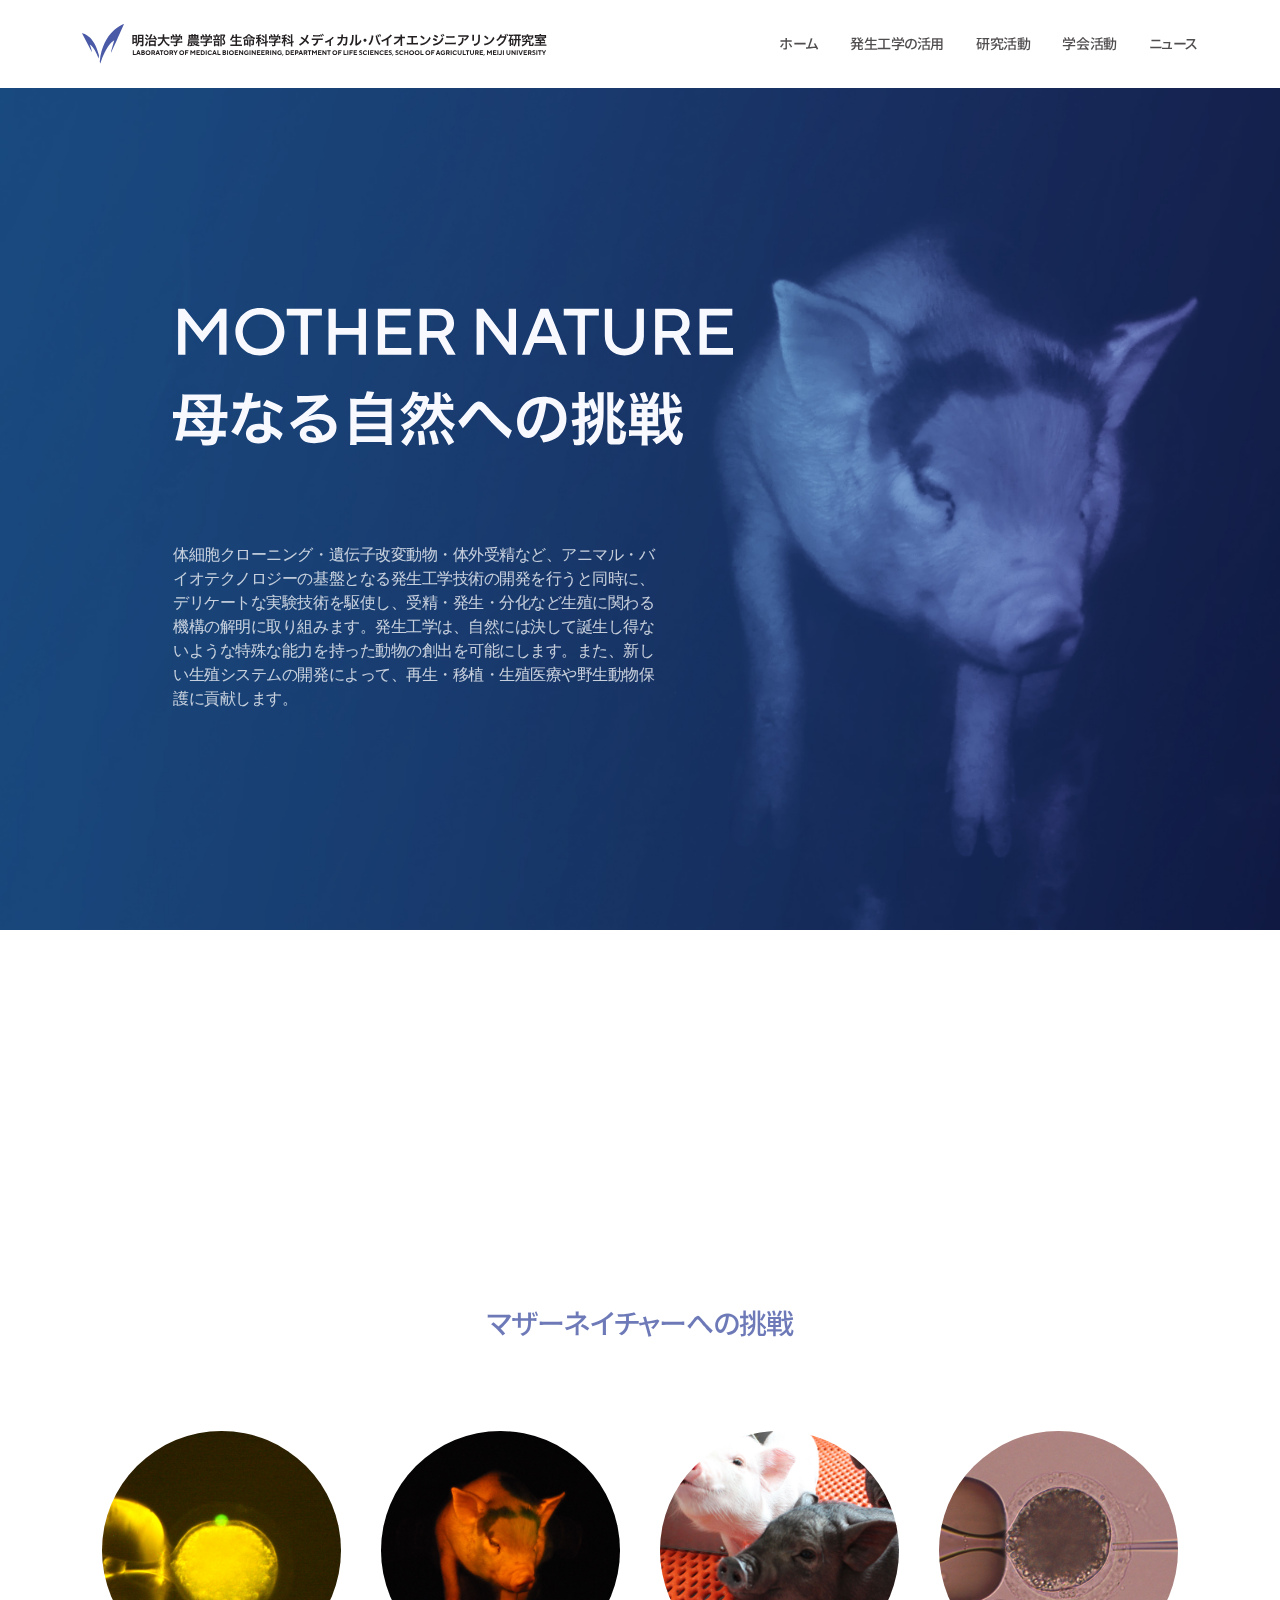
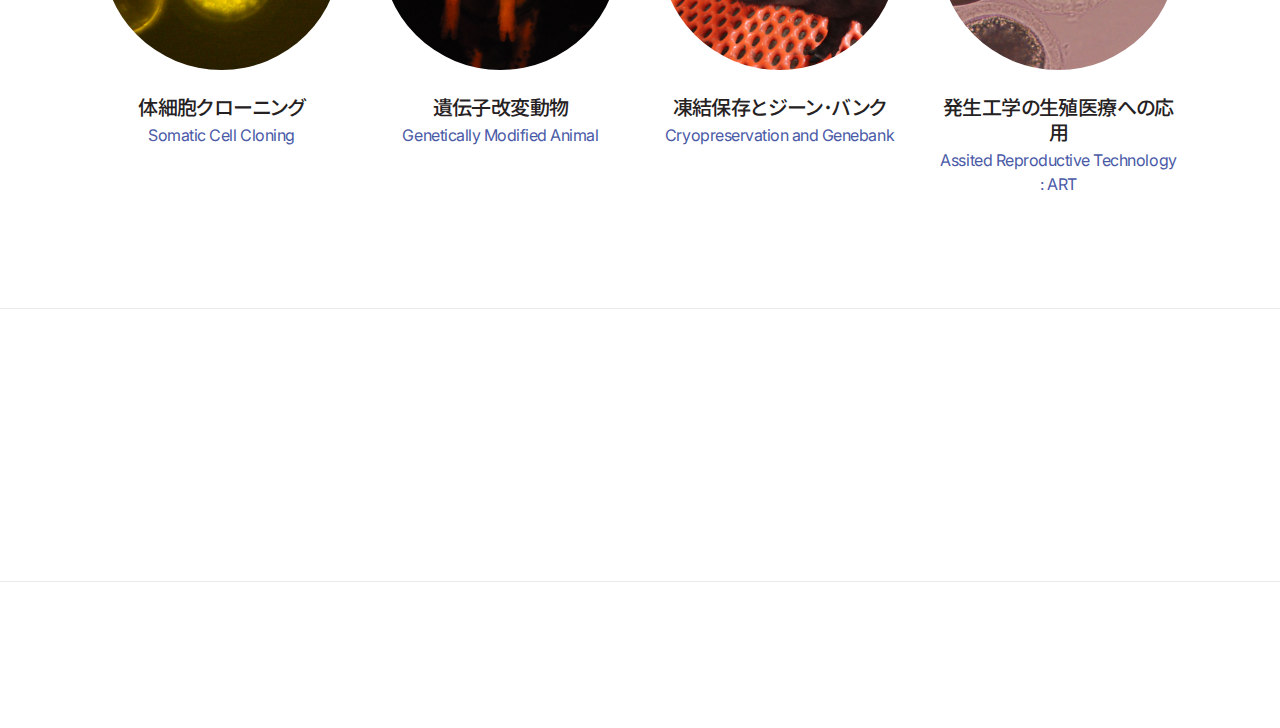
<file: index.html>
<!DOCTYPE html>
<html lang="en">
	<head>
		<meta charset="utf-8" >
		<title>明治大学 農学部 生命科学科 メディカル･バイオエンジニアリング研究室（旧発生工学研究室）</title>
		<meta name="viewport" content="width=device-width, initial-scale=1">
		<link rel="icon" href="i/favicon.png" type="image/x-icon">
		<!-- AOS 3.0.0-beta.6 plugin CSS (Animations) -->
		<link rel="stylesheet" href="https://unpkg.com/aos@next/dist/aos.css" />
		<!-- Google Fonts -->
		<link href="https://fonts.googleapis.com/css2?family=Noto+Sans+JP:wght@100;200;300;400;500;600;700;800;900&family=Inter:wght@100;200;300;400;500;600;700;800;900&subset=latin&display=swap" rel="stylesheet">
		<!-- Startup CSS + Bootstrap CSS (Styles for all blocks) - Remove ".min" if you want to edit a css code -->
		<link href="css/styles.css" rel="stylesheet" />
		<!-- jQuery 3.6.0 (uncomment line below if you need jQuery) -->
		<!-- <script src="https://cdnjs.cloudflare.com/ajax/libs/jquery/3.6.0/jquery.min.js"></script> -->
		<link rel="apple-touch-icon" sizes="180x180" href="/apple-touch-icon.png">
		<link rel="icon" type="image/png" sizes="32x32" href="/favicon-32x32.png">
		<link rel="icon" type="image/png" sizes="16x16" href="/favicon-16x16.png">
		<link rel="manifest" href="/site.webmanifest">
		<link rel="mask-icon" href="/safari-pinned-tab.svg" color="#4a5aa7">
		<meta name="msapplication-TileColor" content="#da532c">
		<meta name="theme-color" content="#ffffff">
	</head> 
	<body>
<!-- Navigation 2 -->
	<nav class="bg-bg-3 sticky-top py-lg-6 py-3">
		<div class="d-block d-lg-none">
			<div class="container">
				<div class="row align-items-center g-0">
					<div class="ps-3 col-md-7 col-10 text-start" data-aos="fade-down" data-aos-delay="250">
						<a href="#" class="float-start">
							<img src="i/nagslab.svg" srcset="i/nagslab.svg 2x" alt="" class="img-fluid" data-aos="fade-down" data-aos-delay="0">
						</a>
					</div>
					<div class="col-2 col-md-5" data-aos="fade-down" data-aos-delay="0">
						<a href="#" class="d-lg-none rounded-circle custom-mobile-nav-btn btn btn-width-equal-height bg-bg-3 fs-5 float-end" data-bs-toggle="offcanvas" data-bs-target="#custom-id-j2q9yvgg">
							<svg width="26" height="26" viewBox="0 0 16 16" fill="none" xmlns="http://www.w3.org/2000/svg" class="fill-dark-2">
								<path d="M2.00016 5.33333H14.0002C14.177 5.33333 14.3465 5.2631 14.4716 5.13807C14.5966 5.01305 14.6668 4.84348 14.6668 4.66667C14.6668 4.48986 14.5966 4.32029 14.4716 4.19526C14.3465 4.07024 14.177 4 14.0002 4H2.00016C1.82335 4 1.65378 4.07024 1.52876 4.19526C1.40373 4.32029 1.3335 4.48986 1.3335 4.66667C1.3335 4.84348 1.40373 5.01305 1.52876 5.13807C1.65378 5.2631 1.82335 5.33333 2.00016 5.33333ZM14.0002 10.6667H2.00016C1.82335 10.6667 1.65378 10.7369 1.52876 10.8619C1.40373 10.987 1.3335 11.1565 1.3335 11.3333C1.3335 11.5101 1.40373 11.6797 1.52876 11.8047C1.65378 11.9298 1.82335 12 2.00016 12H14.0002C14.177 12 14.3465 11.9298 14.4716 11.8047C14.5966 11.6797 14.6668 11.5101 14.6668 11.3333C14.6668 11.1565 14.5966 10.987 14.4716 10.8619C14.3465 10.7369 14.177 10.6667 14.0002 10.6667ZM14.0002 7.33333H2.00016C1.82335 7.33333 1.65378 7.40357 1.52876 7.5286C1.40373 7.65362 1.3335 7.82319 1.3335 8C1.3335 8.17681 1.40373 8.34638 1.52876 8.4714C1.65378 8.59643 1.82335 8.66667 2.00016 8.66667H14.0002C14.177 8.66667 14.3465 8.59643 14.4716 8.4714C14.5966 8.34638 14.6668 8.17681 14.6668 8C14.6668 7.82319 14.5966 7.65362 14.4716 7.5286C14.3465 7.40357 14.177 7.33333 14.0002 7.33333Z">
								</path>
							</svg>
						</a>
					</div>
					<div class="col-3" data-aos="fade-down" data-aos-delay="500">
					</div>
				</div>
			</div>
		</div>
		<div class="offcanvas offcanvas-start bg-bg-1" id="custom-id-j2q9yvgg" aria-hidden="true">
			<div class="offcanvas-header">
				<a href="#">
					<img src="i/nagaslabwhite.svg" srcset="i/nagaslabwhite.svg 2x" alt="" class="img-fluid pt-2">				
				</a>
				<a href="#" class="btn btn-sm btn-width-equal-height pb-20" data-bs-dismiss="offcanvas">
					<svg width="24" height="24" viewBox="0 0 16 16" fill="none" xmlns="http://www.w3.org/2000/svg" class="fill-bg-3">
						<path d="M8.9398 8L13.1398 3.80667C13.2653 3.68113 13.3359 3.51087 13.3359 3.33333C13.3359 3.1558 13.2653 2.98554 13.1398 2.86C13.0143 2.73447 12.844 2.66394 12.6665 2.66394C12.4889 2.66394 12.3187 2.73447 12.1931 2.86L7.9998 7.06L3.80646 2.86C3.68093 2.73447 3.51066 2.66394 3.33313 2.66394C3.1556 2.66394 2.98533 2.73447 2.8598 2.86C2.73426 2.98554 2.66374 3.1558 2.66374 3.33333C2.66374 3.51087 2.73426 3.68113 2.8598 3.80667L7.0598 8L2.8598 12.1933C2.79731 12.2553 2.74771 12.329 2.71387 12.4103C2.68002 12.4915 2.6626 12.5787 2.6626 12.6667C2.6626 12.7547 2.68002 12.8418 2.71387 12.9231C2.74771 13.0043 2.79731 13.078 2.8598 13.14C2.92177 13.2025 2.99551 13.2521 3.07675 13.2859C3.15798 13.3198 3.24512 13.3372 3.33313 13.3372C3.42114 13.3372 3.50827 13.3198 3.58951 13.2859C3.67075 13.2521 3.74449 13.2025 3.80646 13.14L7.9998 8.94L12.1931 13.14C12.2551 13.2025 12.3288 13.2521 12.4101 13.2859C12.4913 13.3198 12.5785 13.3372 12.6665 13.3372C12.7545 13.3372 12.8416 13.3198 12.9228 13.2859C13.0041 13.2521 13.0778 13.2025 13.1398 13.14C13.2023 13.078 13.2519 13.0043 13.2857 12.9231C13.3196 12.8418 13.337 12.7547 13.337 12.6667C13.337 12.5787 13.3196 12.4915 13.2857 12.4103C13.2519 12.329 13.2023 12.2553 13.1398 12.1933L8.9398 8Z">
						</path>
					</svg>
				</a>
			</div>
			<div class="offcanvas-body pt-4">
				<div class="row g-0">
					<a href="index.html" class="py-2 d-inline-block font-heading fw-5 text-bg-3 fs-4" data-bs-target="">
								ホーム
					</a>
					<a href="somaticcellcloning.html" class="font-heading fs-5 text-bg-3 lh-lg my-1">
								体細胞クローニング
					</a>
					<a href="tganimal.html" class="font-heading fs-5 text-bg-3 lh-lg my-1" data-bs-target="">
								遺伝子改変動物
					</a>
					<a href="genebank.html" class="font-heading fs-5 text-bg-3 lh-lg my-1" data-bs-target="">
								凍結保存とジーン･バンク
					</a>
					<a href="art.html" class="font-heading fs-5 text-bg-3 lh-lg my-1" data-bs-target="">
								発生工学の生殖医療への応用
					</a>
				</div>
				<div class="mt-2">
					<a href="applications.html" class="py-2 d-inline-block font-heading fw-5 text-bg-3 fs-4" data-bs-target="">
								発生工学の活用
					</a>
				</div>
				<div>
					<a href="research.html" class="py-2 d-inline-block font-heading fw-5 text-bg-3 fs-4" data-bs-target="">
								研究活動
					</a>
				</div>
				<div>
					<a href="meeting.html" class="py-2 d-inline-block font-heading fw-5 text-bg-3 fs-4" data-bs-target="">
								学会活動
					</a>
				</div>
				<div>
					<a href="https://muiibr.com/?qards_page=newsmedia/" class="py-2 d-inline-block font-heading fw-5 text-bg-3 fs-4" data-bs-target="" target="_blank">
								ニュース
					</a>
				</div>
			</div>
		</div>
		<div class="d-none d-lg-block">
			<div class="container">
				<div class="row justify-content-between align-items-center g-0">
					<div class="col-5">
						<a href="index.html">
							<img src="i/nagslab.svg" srcset="i/nagslab.svg 2x" alt="" class="img-fluid" data-aos="fade-down" data-aos-delay="0">						
						</a>
					</div>
					<div class="d-flex justify-content-end col-7 opacity-80">
						<a href="index.html" class="mx-4 font-heading fs-5 fw-5 text-dark-2" data-aos="fade-down" data-aos-delay="150">
									ホーム
						</a>
						<a href="applications.html" class="mx-4 font-heading fs-5 fw-5 text-dark-2" data-aos="fade-down" data-aos-delay="150">
									発生工学の活用
						</a>
						<a href="research.html" class="mx-4 font-heading fs-5 fw-5 text-dark-2" data-aos="fade-down" data-aos-delay="250">
									研究活動
						</a>
						<a href="meeting.html" class="mx-4 font-heading fs-5 fw-5 text-dark-2" data-aos="fade-down" data-aos-delay="400">
									学会活動
						</a>
						<a href="https://muiibr.com/?qards_page=newsmedia/" class="ms-4 font-heading fs-5 fw-5 text-dark-2" data-aos="fade-down" data-aos-delay="500" target="_blank">
									ニュース
						</a>
					</div>
				</div>
			</div>
		</div>
	</nav>
	<!-- Header 2 -->
		<header class="bg-size-cover text-start px-sm-16 px-md-0 bg-position-top-center px-xl-20 px-16 py-19" data-bg-src-2x="i/billboard4.jpg" data-bg-src="i/billboard4.jpg">
			<div class="g-0 row">
				<div class="container text-start text-md-start col-lg-7 col-xl-6 my-xl-4 col-md-6">
					<img src="i/m2.svg" srcset="i/m2.svg 2x" alt="" class="img-fluid pt-xl-12 mt-xl-20 mt-12 mb-6" data-aos="fade-down" data-aos-delay="0">
					<p class="mb-6 remove-br text-xl-start font-body text-light-1 mb-md-4 text-lg-start mt-16 opacity-80 fw-3 mt-xl-8 lh-base pt-xl-10 pe-xl-16 mb-xl-20 pb-xl-12 w-auto" data-aos="fade-down" data-aos-delay="250">
							体細胞クローニング・遺伝子改変動物・体外受精など、アニマル・バイオテクノロジーの基盤となる発生工学技術の開発を行うと同時に、デリケートな実験技術を駆使し、受精・発生・分化など生殖に関わる機構の解明に取り組みます。発生工学は、自然には決して誕生し得ないような特殊な能力を持った動物の創出を可能にします。また、新しい生殖システムの開発によって、再生・移植・生殖医療や野生動物保護に貢献します。
					</p>
				</div>
				<div class="container text-start text-md-start my-xl-20 col-lg-2 col-md-2 col-xl-2">
				</div>
			</div>
		</header>
		<!--Content 1-->
			<section class="py-10 py-md-20 bg-bg-3 text-center border-bottom border-dark-1 border-1">
				<div class="container col-lg-8 col-sm-9 col-9">
					<h5 class="mb-6 font-heading text-light-3" data-aos="fade-down" data-aos-delay="150">
								研究概要
					</h5>
					<p class="remove-br-sm mb-0 mx-xl-20 font-body" data-aos="fade-down" data-aos-delay="250">
								太陽の光･水･大地など､自然の恵みを生産に変換するのが農業の本来のあり方です。母なる自然に感謝！しかし､偉大な母だって完璧ではありません。つまり､我々が求める全てのものが、母なる自然から与えられるわけではありません。 そんな母の手が及ばない部分に、科学の光を当てることが我々の挑戦です。発生工学を武器に、生命科学・農学と医学･医療との境界領域で研究活動を展開します
					</p>
				</div>
			</section>
			<!-- Team 3 -->
				<section class="py-10 py-lg-20 text-center bg-bg-3">
					<div class="container">
						<div class="row justify-content-center mb-8">
							<h3 class="mb-6 font-heading text-dark-3 opacity-80" data-aos="fade-down" data-aos-delay="0">
										マザーネイチャーへの挑戦
							</h3>
						</div>
						<div class="justify-content-center row g-0">
							<a href="somaticcellcloning.html" class="col-xl-3 px-xl-5 col-md-6 mb-md-8 p-sm-8 p-xl-0 p-12">
								<img src="i/frame-1.jpg" srcset="i/frame-1.jpg 2x" alt="" class="rounded-circle mb-6 img-fluid w-100">
								<h4 class="text-lowercase font-heading fs-3 mb-1 text-dark-2">
											体細胞クローニング
								</h4>
								<p class="mb-0 font-body text-dark-3">
											Somatic Cell Cloning
								</p>
							</a>
							<a href="tganimal.html" class="col-xl-3 px-xl-5 col-md-6 mb-md-8 p-sm-8 p-xl-0 p-12">
								<img src="i/frame-4.jpg" srcset="i/frame-4.jpg 2x" alt="" class="rounded-circle mb-6 img-fluid">
								<h4 class="text-lowercase font-heading fs-3 mb-1 text-dark-2">
											遺伝子改変動物
								</h4>
								<p class="mb-0 font-body text-dark-3">
											Genetically Modified Animal
								</p>
							</a>
							<a href="genebank.html" class="px-xl-5 col-xl-3 col-md-6 mb-md-8 p-sm-8 p-xl-0 p-12">
								<img src="i/frame-3.jpg" srcset="i/frame-3.jpg 2x" alt="" class="rounded-circle mb-6 img-fluid">
								<h4 class="text-lowercase font-heading fs-3 mb-1 text-dark-2">
											 凍結保存とジーン･バンク
								</h4>
								<p class="mb-0 font-body text-dark-3">
											Cryopreservation and Genebank
								</p>
							</a>
							<a href="art.html" class="col-xl-3 px-xl-5 col-md-6 mb-md-8 p-sm-8 p-xl-0 p-12">
								<img src="i/frame-2.jpg" srcset="i/frame-2.jpg 2x" alt="" class="rounded-circle mb-6 img-fluid">
								<h4 class="text-lowercase font-heading fs-3 mb-1 text-dark-2">
											 発生工学の生殖医療への応用
								</h4>
								<p class="mb-0 font-body text-dark-3">
											Assited Reproductive Technology : ART
								</p>
							</a>
						</div>
					</div>
				</section>
				<!-- Call to action 2 -->
					<section class="py-10 py-md-20 bg-bg-3 text-center border-top border-1 border-bg-2">
						<div class="container">
							<div class="row flex-column align-items-center">
								<a href="https://muiibr.com" class="col-xl-9 col-lg-9 col-md-9" target="_blank">
									<img src="i/----1642227311.png" srcset="i/----1642227311.png 2x" alt="" class="img-fluid mb-6 w-50 px-xl-20 mx-xl-20" data-aos="fade-down" data-aos-delay="0">
									<h5 class="font-heading fs-6 text-light-3 fw-5" data-aos="fade-down" data-aos-delay="150">
																												明治大学バイオリソース研究国際インスティテュート
									</h5>
									<h5 class="fs-6 text-light-3 font-body lh-lg fw-4" data-aos="fade-down" data-aos-delay="150">
																												Meiji University International Institute for Bio-Resource Research
									</h5>
								</a>
							</div>
						</div>
					</section>
					<!-- Footer 8 -->
						<footer class="bg-bg-3 pt-md-10 py-8 text-center text-lg-start border-top border-1 border-bg-2">
							<div class="container">
								<div class="row flex-column flex-lg-row align-items-center justify-content-center g-0">
									<div class="mb-lg-0 order-1 order-lg-0 col-lg-10 row g-0 col-10" data-aos="fade-down" data-aos-delay="0">
										<p class="font-body fs-6 lh-1 text-dark-2 mb-md-2 mb-sm-2 mb-2 mb-xl-1">
																													〒214-8571  神奈川県川崎市多摩区東三田1-1-1
										</p>
										<p class="font-body text-dark-2 fs-6 text-wrap lh-sm mb-xl-2">
																													明治大学 農学部 生命科学科 メディカル･バイオエンジニアリング研究室 (旧 発生工学研究室)
										</p>
										<p class="font-body fs-6 text-light-3 lh-1 opacity-80 mb-xl-0 d-md-none d-xl-block d-lg-block d-sm-none d-none" placeholder="">
																													Copyright © Meiji University. All rights reserved.
										</p>
									</div>
									<div class="text-lg-end order-2 col-lg-2" data-aos="fade-down" data-aos-delay="250">
										<a data-bs-target="" href="https://www.meiji.ac.jp" target="_blank" class="col-md-2 col-xl-auto col-lg-auto col-sm-3 col-4">
											<img src="i/meiji.svg" srcset="i/meiji.svg 2x" alt="" class="img-fluid ps-xl-8 pt-md-4 pt-xl-0 pt-lg-0 py-sm-4">
										</a>
										<p class="font-body fs-6 text-light-3 lh-1 opacity-80 mb-xl-0 mt-md-8 d-xl-none d-lg-none mt-8" placeholder="">
																													Copyright © Meiji University. All rights reserved.
										</p>
									</div>
								</div>
							</div>
						</footer>

		<!-- Bootstrap JS -->
		<script src="https://cdn.jsdelivr.net/npm/bootstrap@5.1.2/dist/js/bootstrap.bundle.min.js"></script>

		<!-- AOS 3.0.0-beta.6 plugin JS (Animations) -->
		<script src="https://unpkg.com/aos@next/dist/aos.js"></script>
		
		<!-- Startup JS (Custom js for all blocks) - Remove ".min" if you want to edit a JS code -->
		<script src="js/scripts.min.js"></script>
	</body>
</html>
</file>
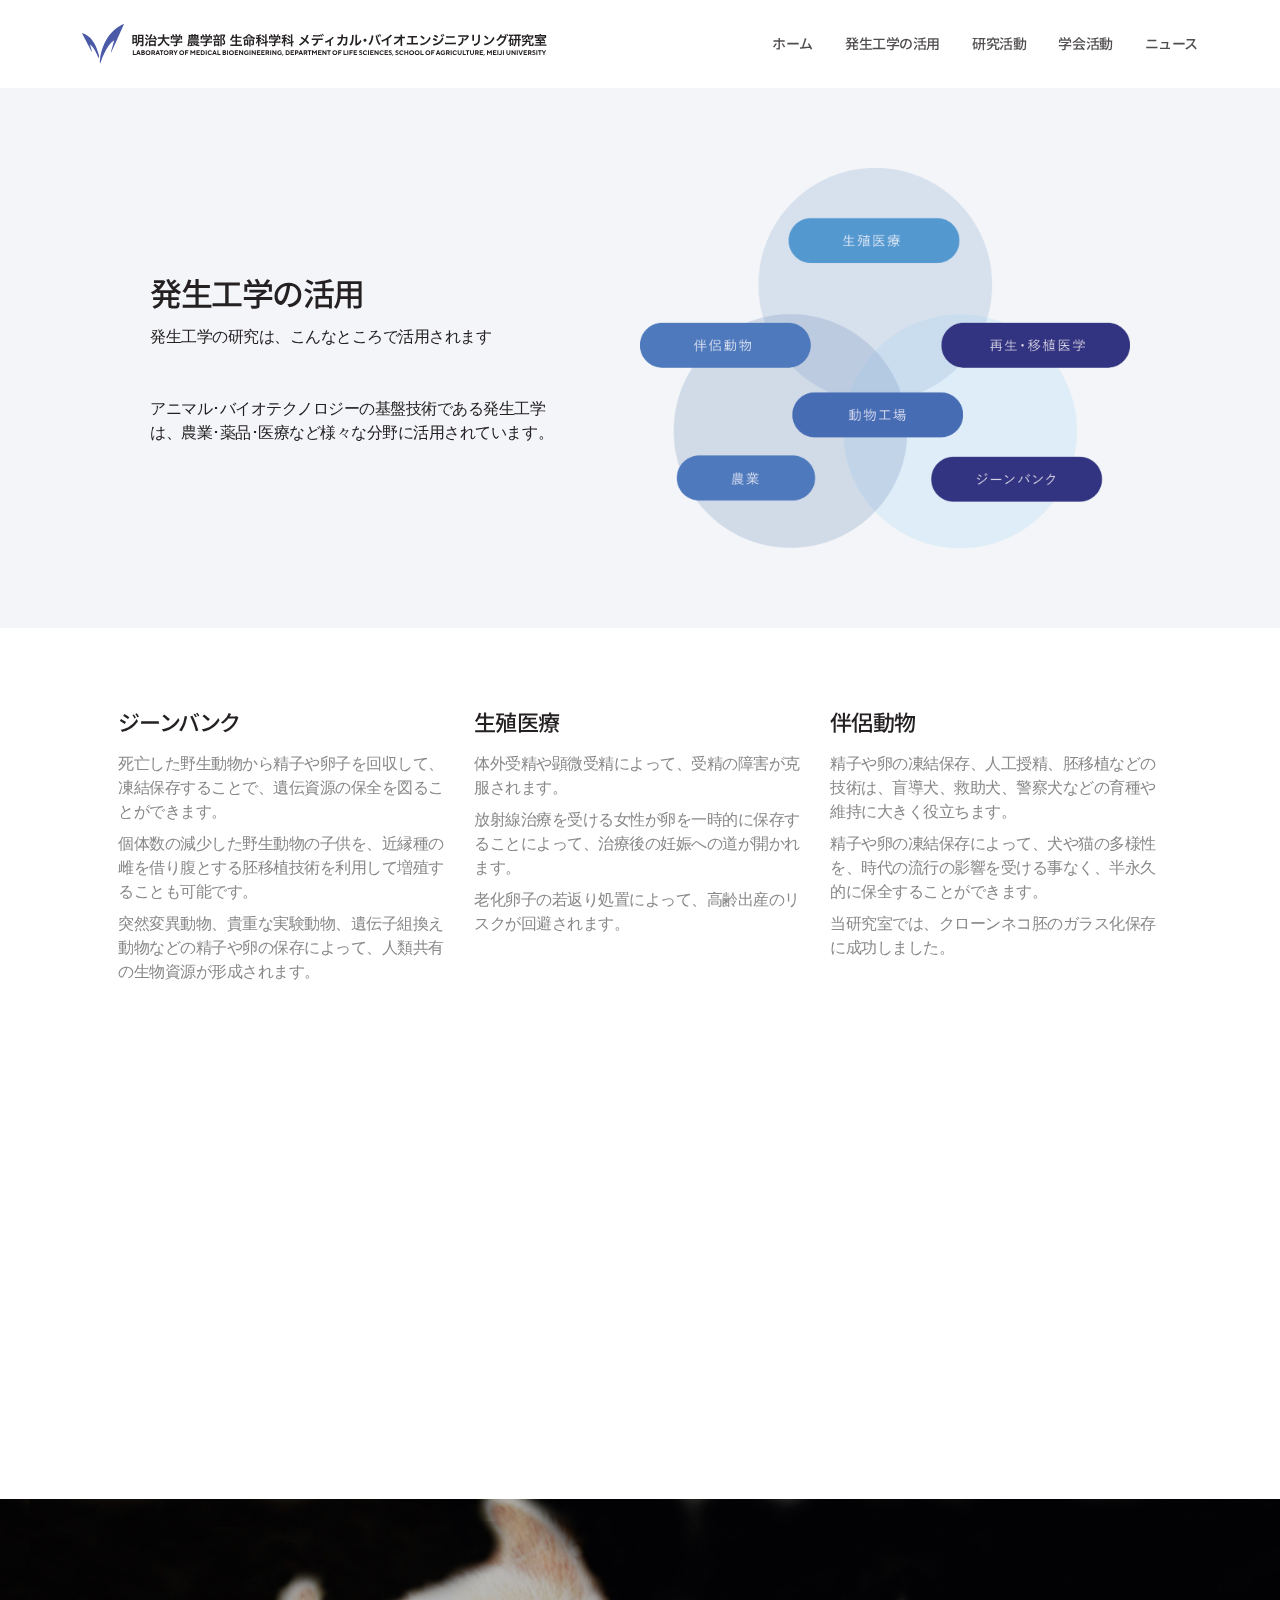
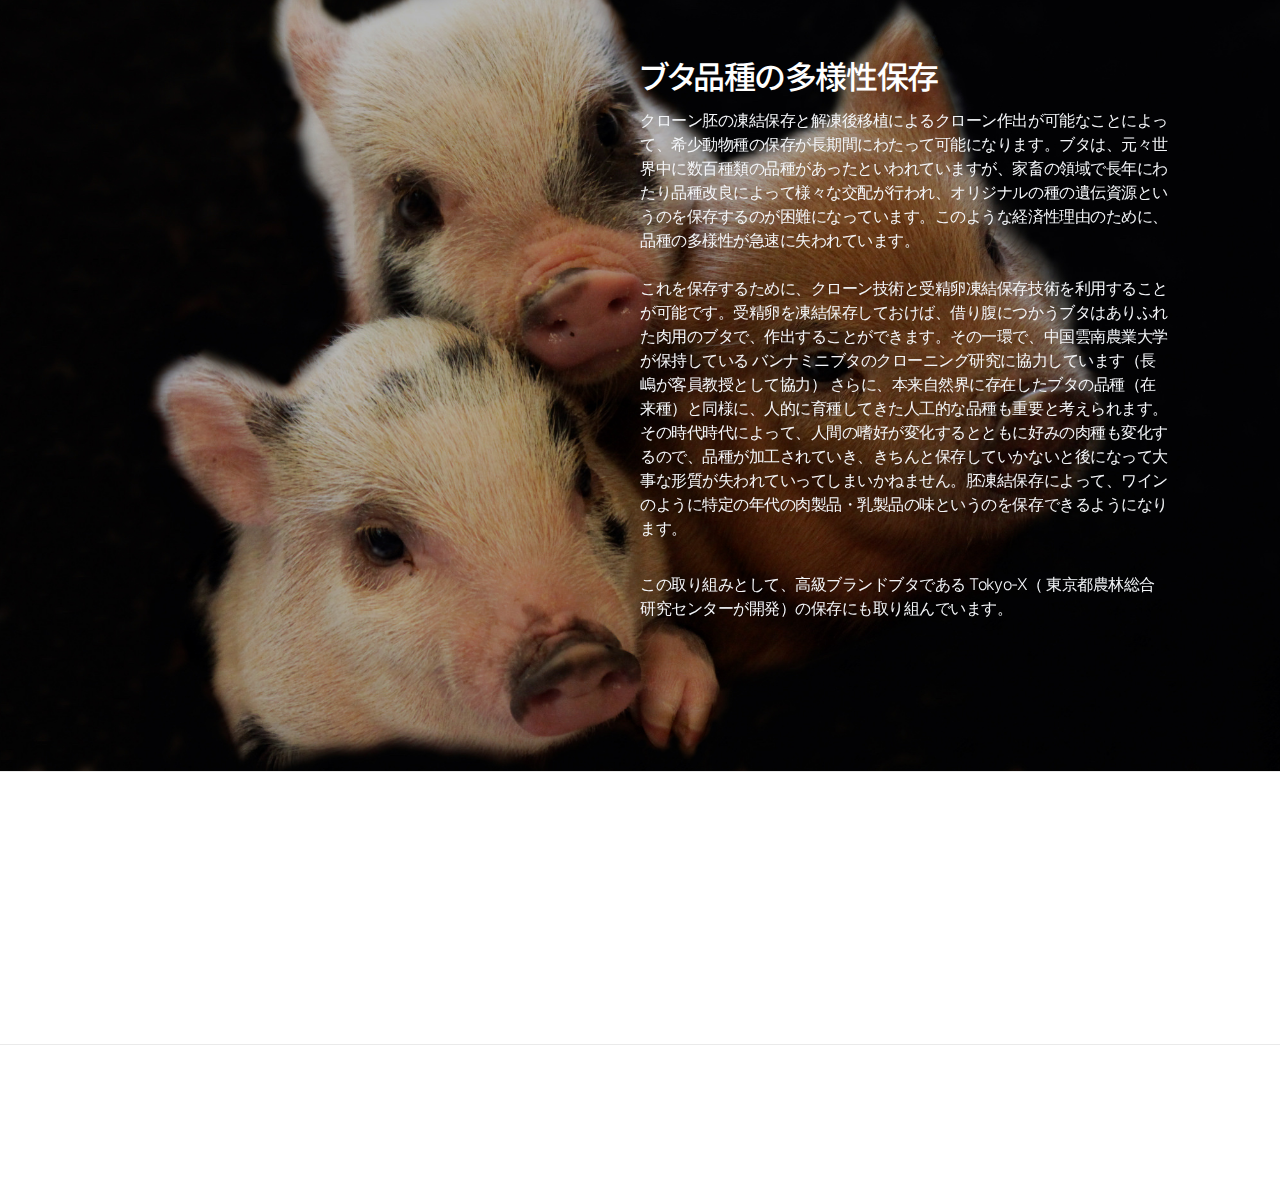
<file: applications.html>
<!DOCTYPE html>
<html lang="en">
	<head>
		<meta charset="utf-8" >
		<title>発生工学の活用 | 明治大学 農学部 生命科学科 メディカル･バイオエンジニアリング研究室（旧発生工学研究室）</title>
		<meta name="viewport" content="width=device-width, initial-scale=1">
		<link rel="icon" href="i/favicon.png" type="image/x-icon">
		<!-- AOS 3.0.0-beta.6 plugin CSS (Animations) -->
		<link rel="stylesheet" href="https://unpkg.com/aos@next/dist/aos.css" />
		<!-- Google Fonts -->
		<link href="https://fonts.googleapis.com/css2?family=Noto+Sans+JP:wght@100;200;300;400;500;600;700;800;900&family=Inter:wght@100;200;300;400;500;600;700;800;900&subset=latin&display=swap" rel="stylesheet">
		<!-- Startup CSS + Bootstrap CSS (Styles for all blocks) - Remove ".min" if you want to edit a css code -->
		<link href="css/styles.min.css" rel="stylesheet" />
		<!-- jQuery 3.6.0 (uncomment line below if you need jQuery) -->
		<!-- <script src="https://cdnjs.cloudflare.com/ajax/libs/jquery/3.6.0/jquery.min.js"></script> -->
		<link rel="apple-touch-icon" sizes="180x180" href="/apple-touch-icon.png">
		<link rel="icon" type="image/png" sizes="32x32" href="/favicon-32x32.png">
		<link rel="icon" type="image/png" sizes="16x16" href="/favicon-16x16.png">
		<link rel="manifest" href="/site.webmanifest">
		<link rel="mask-icon" href="/safari-pinned-tab.svg" color="#4a5aa7">
		<meta name="msapplication-TileColor" content="#da532c">
		<meta name="theme-color" content="#ffffff">
	</head> 
	<body>
<!-- Navigation 2 -->
	<nav class="bg-bg-3 sticky-top py-lg-6 py-3" style="padding-right: 0px; margin-right: 0px;">
		<div class="d-block d-lg-none">
			<div class="container">
				<div class="row align-items-center g-0">
					<div class="text-center col-10 ps-3 col-md-7" data-aos="fade-down" data-aos-delay="250">
						<a href="#" class="float-start">
							<img src="i/nagslab.svg" srcset="i/nagslab.svg 2x" alt="" class="img-fluid" data-aos="fade-down" data-aos-delay="0">
						</a>
					</div>
					<div class="col-2 col-md-5" data-aos="fade-down" data-aos-delay="0">
						<a href="#" class="d-lg-none rounded-circle custom-mobile-nav-btn btn btn-width-equal-height bg-bg-3 fs-5 float-end" data-bs-toggle="offcanvas" data-bs-target="#custom-id-j2q9yvgg">
							<svg width="26" height="26" viewBox="0 0 16 16" fill="none" xmlns="http://www.w3.org/2000/svg" class="fill-dark-2">
								<path d="M2.00016 5.33333H14.0002C14.177 5.33333 14.3465 5.2631 14.4716 5.13807C14.5966 5.01305 14.6668 4.84348 14.6668 4.66667C14.6668 4.48986 14.5966 4.32029 14.4716 4.19526C14.3465 4.07024 14.177 4 14.0002 4H2.00016C1.82335 4 1.65378 4.07024 1.52876 4.19526C1.40373 4.32029 1.3335 4.48986 1.3335 4.66667C1.3335 4.84348 1.40373 5.01305 1.52876 5.13807C1.65378 5.2631 1.82335 5.33333 2.00016 5.33333ZM14.0002 10.6667H2.00016C1.82335 10.6667 1.65378 10.7369 1.52876 10.8619C1.40373 10.987 1.3335 11.1565 1.3335 11.3333C1.3335 11.5101 1.40373 11.6797 1.52876 11.8047C1.65378 11.9298 1.82335 12 2.00016 12H14.0002C14.177 12 14.3465 11.9298 14.4716 11.8047C14.5966 11.6797 14.6668 11.5101 14.6668 11.3333C14.6668 11.1565 14.5966 10.987 14.4716 10.8619C14.3465 10.7369 14.177 10.6667 14.0002 10.6667ZM14.0002 7.33333H2.00016C1.82335 7.33333 1.65378 7.40357 1.52876 7.5286C1.40373 7.65362 1.3335 7.82319 1.3335 8C1.3335 8.17681 1.40373 8.34638 1.52876 8.4714C1.65378 8.59643 1.82335 8.66667 2.00016 8.66667H14.0002C14.177 8.66667 14.3465 8.59643 14.4716 8.4714C14.5966 8.34638 14.6668 8.17681 14.6668 8C14.6668 7.82319 14.5966 7.65362 14.4716 7.5286C14.3465 7.40357 14.177 7.33333 14.0002 7.33333Z">
								</path>
							</svg>
						</a>
					</div>
					<div class="col-3" data-aos="fade-down" data-aos-delay="500">
					</div>
				</div>
			</div>
		</div>
		<div class="offcanvas offcanvas-start bg-dark-3" id="custom-id-j2q9yvgg" aria-modal="true" role="dialog">
			<div class="offcanvas-header">
				<a href="#">
					<img src="i/nagaslabwhite.svg" srcset="i/nagaslabwhite.svg 2x" alt="" class="img-fluid pt-2">				
				</a>
				<a href="#" class="btn btn-sm btn-width-equal-height pb-20" data-bs-dismiss="offcanvas">
					<svg width="24" height="24" viewBox="0 0 16 16" fill="none" xmlns="http://www.w3.org/2000/svg" class="fill-bg-3">
						<path d="M8.9398 8L13.1398 3.80667C13.2653 3.68113 13.3359 3.51087 13.3359 3.33333C13.3359 3.1558 13.2653 2.98554 13.1398 2.86C13.0143 2.73447 12.844 2.66394 12.6665 2.66394C12.4889 2.66394 12.3187 2.73447 12.1931 2.86L7.9998 7.06L3.80646 2.86C3.68093 2.73447 3.51066 2.66394 3.33313 2.66394C3.1556 2.66394 2.98533 2.73447 2.8598 2.86C2.73426 2.98554 2.66374 3.1558 2.66374 3.33333C2.66374 3.51087 2.73426 3.68113 2.8598 3.80667L7.0598 8L2.8598 12.1933C2.79731 12.2553 2.74771 12.329 2.71387 12.4103C2.68002 12.4915 2.6626 12.5787 2.6626 12.6667C2.6626 12.7547 2.68002 12.8418 2.71387 12.9231C2.74771 13.0043 2.79731 13.078 2.8598 13.14C2.92177 13.2025 2.99551 13.2521 3.07675 13.2859C3.15798 13.3198 3.24512 13.3372 3.33313 13.3372C3.42114 13.3372 3.50827 13.3198 3.58951 13.2859C3.67075 13.2521 3.74449 13.2025 3.80646 13.14L7.9998 8.94L12.1931 13.14C12.2551 13.2025 12.3288 13.2521 12.4101 13.2859C12.4913 13.3198 12.5785 13.3372 12.6665 13.3372C12.7545 13.3372 12.8416 13.3198 12.9228 13.2859C13.0041 13.2521 13.0778 13.2025 13.1398 13.14C13.2023 13.078 13.2519 13.0043 13.2857 12.9231C13.3196 12.8418 13.337 12.7547 13.337 12.6667C13.337 12.5787 13.3196 12.4915 13.2857 12.4103C13.2519 12.329 13.2023 12.2553 13.1398 12.1933L8.9398 8Z">
						</path>
					</svg>
				</a>
			</div>
			<div class="offcanvas-body pt-4">
				<div class="row g-0">
					<a href="index.html" class="py-2 d-inline-block font-heading fw-5 text-bg-3 fs-4" data-bs-target="">
								ホーム
					</a>
					<a href="somaticcellcloning.html" class="font-heading fs-5 text-bg-3 lh-lg my-1">
								体細胞クローニング
					</a>
					<a href="tganimal.html" class="font-heading fs-5 text-bg-3 lh-lg my-1" data-bs-target="">
								遺伝子改変動物
					</a>
					<a href="genebank.html" class="font-heading fs-5 text-bg-3 lh-lg my-1" data-bs-target="">
								凍結保存とジーン･バンク
					</a>
					<a href="art.html" class="font-heading fs-5 text-bg-3 lh-lg my-1" data-bs-target="">
								発生工学の生殖医療への応用
					</a>
				</div>
				<div class="mt-2">
					<a href="applications.html" class="py-2 d-inline-block font-heading fw-5 text-bg-3 fs-4" data-bs-target="">
								発生工学の活用
					</a>
				</div>
				<div>
					<a href="research.html" class="py-2 d-inline-block font-heading fw-5 text-bg-3 fs-4" data-bs-target="">
								研究活動
					</a>
				</div>
				<div>
					<a href="meeting.html" class="py-2 d-inline-block font-heading fw-5 text-bg-3 fs-4" data-bs-target="">
								学会活動
					</a>
				</div>
				<div>
					<a href="https://muiibr.com/?qards_page=newsmedia/" class="py-2 d-inline-block font-heading fw-5 text-bg-3 fs-4" data-bs-target="" target="_blank">
								ニュース
					</a>
				</div>
			</div>
		</div>
		<div class="d-none d-lg-block">
			<div class="container">
				<div class="row justify-content-between align-items-center g-0">
					<div class="col-5">
						<a href="index.html">
							<img src="i/nagslab.svg" srcset="i/nagslab.svg 2x" alt="" class="img-fluid" data-aos="fade-down" data-aos-delay="0">						
						</a>
					</div>
					<div class="d-flex justify-content-end col-7 opacity-80">
						<a href="index.html" class="mx-4 font-heading fs-5 fw-5 text-dark-2" data-aos="fade-down" data-aos-delay="150">
									ホーム
						</a>
						<a href="applications.html" class="mx-4 font-heading fs-5 fw-5 text-dark-2" data-aos="fade-down" data-aos-delay="150">
									発生工学の活用
						</a>
						<a href="research.html" class="mx-4 font-heading fs-5 fw-5 text-dark-2" data-aos="fade-down" data-aos-delay="250">
									研究活動
						</a>
						<a href="meeting.html" class="mx-4 font-heading fs-5 fw-5 text-dark-2" data-aos="fade-down" data-aos-delay="400">
									学会活動
						</a>
						<a href="https://muiibr.com/?qards_page=newsmedia/" class="ms-4 font-heading fs-5 fw-5 text-dark-2" data-aos="fade-down" data-aos-delay="500" target="_blank">
									ニュース
						</a>
					</div>
				</div>
			</div>
		</div>
	</nav>
	<!-- Feature 8 -->
		<section class="py-10 py-lg-20 bg-light-1">
			<div class="container px-12 px-lg-0">
				<div class="align-items-md-center justify-content-between row g-0 mx-xl-20">
					<div class="mb-8 mb-md-0 col-md-7 col-lg-6 col-xl-5 col-xxl-4">
						<h2 class="text-center text-md-start font-heading text-dark-2 mb-3" data-aos="fade-down" data-aos-delay="250">
									発生工学の活用
						</h2>
						<p class="text-center text-md-start font-body text-dark-2 mb-12" data-aos="fade-down" data-aos-delay="500">
									発生工学の研究は、こんなところで活用されます
						</p>
						<p class="text-center text-md-start mb-0 font-body text-dark-2" data-aos="fade-down" data-aos-delay="500">
									アニマル･バイオテクノロジーの基盤技術である発生工学は、農業･薬品･医療など様々な分野に活用されています。
						</p>
					</div>
					<div class="col-md-5 col-xl-6">
						<img src="i/firw.png" srcset="i/firw.png 2x" alt="" class="img-fluid w-100" data-aos="fade-down" data-aos-delay="0">			
					</div>
				</div>
			</div>
		</section>
		<!-- Content 9 -->
			<section class="py-10 py-lg-20 text-center text-md-start bg-bg-3">
				<div class="container px-12">
					<div class="row">
						<div class="mb-8 col-md-4 mb-md-8 text-start" data-aos="fade-down" data-aos-delay="0">
							<h2 class="mb-4 text-dark-2 font-heading fs-2">
										ジーンバンク
							</h2>
							<p class="font-body text-light-3 mb-2">
										死亡した野生動物から精子や卵子を回収して、凍結保存することで、遺伝資源の保全を図ることができます。
							</p>
							<p class="font-body text-light-3 mb-2">
										個体数の減少した野生動物の子供を、近縁種の雌を借り腹とする胚移植技術を利用して増殖することも可能です。
							</p>
							<p class="font-body text-light-3 mb-2">
										突然変異動物、貴重な実験動物、遺伝子組換え動物などの精子や卵の保存によって、人類共有の生物資源が形成されます。
							</p>
						</div>
						<div class="mb-8 col-md-4 mb-md-8 text-start" data-aos="fade-down" data-aos-delay="0">
							<h2 class="mb-4 text-dark-2 font-heading fs-2">
										生殖医療
							</h2>
							<p class="font-body text-light-3 mb-2">
										体外受精や顕微受精によって、受精の障害が克服されます。
							</p>
							<p class="font-body text-light-3 mb-2">
										放射線治療を受ける女性が卵を一時的に保存することによって、治療後の妊娠への道が開かれます。
							</p>
							<p class="font-body text-light-3 mb-2">
										老化卵子の若返り処置によって、高齢出産のリスクが回避されます。
							</p>
						</div>
						<div class="mb-8 col-md-4 mb-md-8 text-start" data-aos="fade-down" data-aos-delay="0">
							<h2 class="mb-4 text-dark-2 font-heading fs-2">
										伴侶動物
							</h2>
							<p class="font-body text-light-3 mb-2">
										精子や卵の凍結保存、人工授精、胚移植などの技術は、盲導犬、救助犬、警察犬などの育種や維持に大きく役立ちます。
							</p>
							<p class="font-body text-light-3 mb-2">
										精子や卵の凍結保存によって、犬や猫の多様性を、時代の流行の影響を受ける事なく、半永久的に保全することができます。
							</p>
							<p class="font-body text-light-3 mb-2">
										当研究室では、クローンネコ胚のガラス化保存に成功しました。
							</p>
						</div>
						<div class="mb-8 col-md-4 mb-md-8 text-start" data-aos="fade-down" data-aos-delay="0">
							<h2 class="mb-4 text-dark-2 font-heading fs-2">
										農業（畜産）
							</h2>
							<p class="font-body text-light-3 mb-2">
										胚移植技術によって、優良家畜の短期間での増殖が可能になります。
							</p>
							<p class="font-body text-light-3 mb-2">
										体外受精や顕微受精は、稀少品種など、特殊な家畜の繁殖を助けます。
							</p>
							<p class="font-body text-light-3 mb-2">
										生殖細胞（卵子、精子、胚）の凍結保存によって、人類の長い歴史の中で育種改良された多くの品種を、将来に伝えることができます。同時に、世界中の様々な国や地域に存在する、固有品種の保全も可能になります。
							</p>
							<p class="font-body text-light-3 mb-2">
										凍結精子や卵の国際的輸送により、優良な家畜の遺伝子を世界中に迅速に拡げることができます。
							</p>
						</div>
						<div class="mb-8 col-md-4 mb-md-8 text-start" data-aos="fade-down" data-aos-delay="0">
							<h2 class="mb-4 text-dark-2 font-heading fs-2">
										再生･移植医学
							</h2>
							<p class="font-body text-light-3 mb-2">
										遺伝子改変動物を利用して、移植用の組織や臓器の生産が可能です。
							</p>
							<p class="font-body text-light-3 mb-2">
										ヒトの病気を研究するための特殊な病態モデル動物を作るためには発生工学技術が不可欠です。
							</p>
							<p class="font-body text-light-3 mb-2">
										遺伝子構成が一卵性双生子のように等しい個体の集団というクローン動物の特性を活かして、臓器移植や幹細胞移植の研究を進めることができます。
							</p>
							<p class="font-body text-light-3 mb-2">
										生殖細胞の培養や操作技術は、臓器や組織の再生の研究へと応用されます。
							</p>
						</div>
						<div class="mb-8 col-md-4 mb-md-8 text-start" data-aos="fade-down" data-aos-delay="0">
							<h2 class="mb-4 text-dark-2 font-heading fs-2">
										動物工場
							</h2>
							<p class="font-body text-light-3 mb-2">
										薬品原料になる高機能物質（生理活性物質）を、遺伝子組換え動物の乳・組織・血中などに生産させ利用することができます。
							</p>
						</div>
					</div>
				</div>
			</section>
			<!-- Header 2 -->
				<header class="text-start px-sm-16 px-md-0 px-xl-20 px-16 py-19 bg-size-cover bg-position-center bg-repeat-none" data-bg-src-2x="i/711718835117f1e7d23bk-1642260062.jpg" data-bg-src="i/711718835117f1e7d23bk-1642260062.jpg">
					<div class="row g-0">
						<div class="container text-start text-md-start my-xl-20 col-lg-2 col-md-2 col-xl-6">
						</div>
						<div class="container text-start text-md-start col-lg-7 my-xl-4 col-md-6 col-xl-6">
							<h2 class="font-heading pt-12 mt-4 mb-6" placeholder="">
										ブタ品種の多様性保存
							</h2>
							<p class="remove-br text-xl-start font-body text-light-1 text-lg-start fw-3 lh-base w-auto opacity-100 pt-xl-6 pe-xl-8" data-aos="fade-down" data-aos-delay="250">
										クローン胚の凍結保存と解凍後移植によるクローン作出が可能なことによって、希少動物種の保存が長期間にわたって可能になります。ブタは、元々世界中に数百種類の品種があったといわれていますが、家畜の領域で長年にわたり品種改良によって様々な交配が行われ、オリジナルの種の遺伝資源というのを保存するのが困難になっています。このような経済性理由のために、品種の多様性が急速に失われています。
							</p>
							<p class="remove-br text-xl-start font-body text-light-1 text-lg-start fw-3 lh-base w-auto opacity-100 pt-xl-2 pb-xl-2 pe-xl-8" data-aos="fade-down" data-aos-delay="250">
										これを保存するために、クローン技術と受精卵凍結保存技術を利用することが可能です。受精卵を凍結保存しておけば、借り腹につかうブタはありふれた肉用のブタで、作出することができます。その一環で、中国雲南農業大学が保持している バンナミニブタのクローニング研究に協力しています（長嶋が客員教授として協力） さらに、本来自然界に存在したブタの品種（在来種）と同様に、人的に育種してきた人工的な品種も重要と考えられます。その時代時代によって、人間の嗜好が変化するとともに好みの肉種も変化するので、品種が加工されていき、きちんと保存していかないと後になって大事な形質が失われていってしまいかねません。胚凍結保存によって、ワインのように特定の年代の肉製品・乳製品の味というのを保存できるようになります。
							</p>
							<p class="remove-br text-xl-start font-body text-light-1 text-lg-start fw-3 lh-base w-auto opacity-100 pt-xl-2 pb-xl-2 pe-xl-8" data-aos="fade-down" data-aos-delay="250">
										この取り組みとして、高級ブランドブタである Tokyo-X（ 東京都農林総合研究センターが開発）の保存にも取り組んでいます。
							</p>
						</div>
					</div>
				</header>
				<!-- Call to action 2 -->
					<section class="py-10 py-md-20 bg-bg-3 text-center border-top border-1 border-bg-2">
						<div class="container">
							<div class="row flex-column align-items-center">
								<a href="https://muiibr.com" class="col-xl-9 col-lg-9 col-md-9" target="_blank">
									<img src="i/----1642227311.png" srcset="i/----1642227311.png 2x" alt="" class="img-fluid mb-6 w-50 px-xl-20 mx-xl-20" data-aos="fade-down" data-aos-delay="0">
									<h5 class="font-heading fs-6 text-light-3 fw-6" data-aos="fade-down" data-aos-delay="150">
																												明治大学バイオリソース研究国際インスティテュート
									</h5>
									<h5 class="fs-6 text-light-3 font-body lh-lg fw-4" data-aos="fade-down" data-aos-delay="150">
																												Meiji University International Institute for Bio-Resource Research
									</h5>
								</a>
							</div>
						</div>
					</section>
					<!-- Footer 8 -->
						<footer class="bg-bg-3 pt-md-10 py-8 text-center text-lg-start border-top border-1 border-bg-2">
							<div class="container">
								<div class="row flex-column flex-lg-row align-items-center justify-content-center g-0">
									<div class="mb-lg-0 order-1 order-lg-0 col-lg-10 row g-0 col-10" data-aos="fade-down" data-aos-delay="0">
										<p class="font-body fs-6 lh-1 text-dark-2 mb-md-2 mb-sm-2 mb-2 mb-xl-1">
																													〒214-8571  神奈川県川崎市多摩区東三田1-1-1
										</p>
										<p class="font-body text-dark-2 fs-6 text-wrap lh-sm mb-xl-2">
																													明治大学 農学部 生命科学科 メディカル･バイオエンジニアリング研究室 (旧 発生工学研究室)
										</p>
										<p class="font-body fs-6 text-light-3 lh-1 opacity-80 mb-xl-0 d-md-none d-xl-block d-lg-block d-sm-none d-none" placeholder="">
																													Copyright © Meiji University. All rights reserved.
										</p>
									</div>
									<div class="text-lg-end order-2 col-lg-2" data-aos="fade-down" data-aos-delay="250">
										<a data-bs-target="" href="https://www.meiji.ac.jp" target="_blank" class="col-md-2 col-xl-auto col-lg-auto col-sm-3 col-4">
											<img src="i/meiji.svg" srcset="i/meiji.svg 2x" alt="" class="img-fluid ps-xl-8 pt-md-4 pt-xl-0 pt-lg-0 py-sm-4">
										</a>
										<p class="font-body fs-6 text-light-3 lh-1 opacity-80 mb-xl-0 mt-md-8 d-xl-none d-lg-none mt-8" placeholder="">
																													Copyright © Meiji University. All rights reserved.
										</p>
									</div>
								</div>
							</div>
						</footer>

		<!-- Bootstrap JS -->
		<script src="https://cdn.jsdelivr.net/npm/bootstrap@5.1.2/dist/js/bootstrap.bundle.min.js"></script>

		<!-- AOS 3.0.0-beta.6 plugin JS (Animations) -->
		<script src="https://unpkg.com/aos@next/dist/aos.js"></script>
		
		<!-- Startup JS (Custom js for all blocks) - Remove ".min" if you want to edit a JS code -->
		<script src="js/scripts.min.js"></script>
	</body>
</html>
</file>
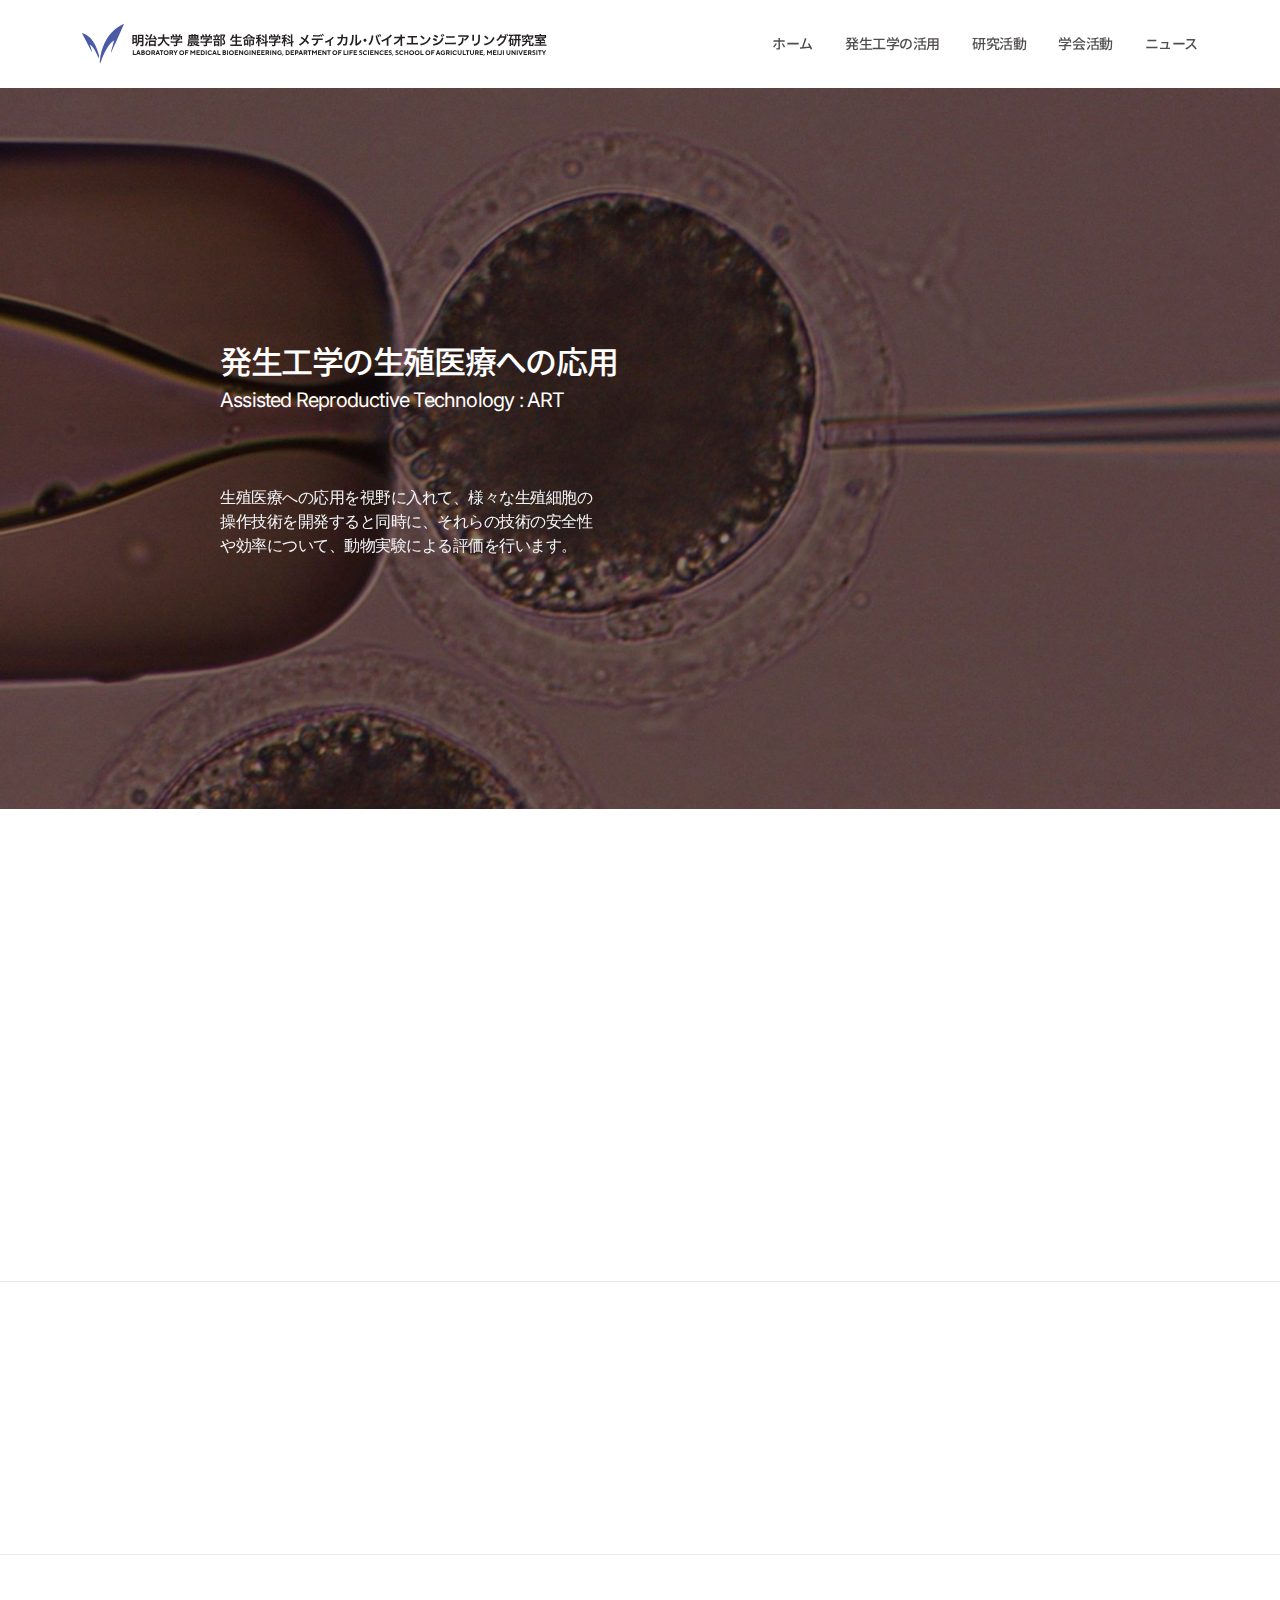
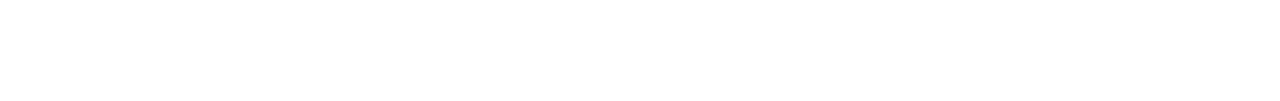
<file: art.html>
<!DOCTYPE html>
<html lang="en">
	<head>
		<meta charset="utf-8" >
		<title>発生工学の生殖医療への応用 | 明治大学 農学部 生命科学科 メディカル･バイオエンジニアリング研究室（旧発生工学研究室）</title>
		<meta name="viewport" content="width=device-width, initial-scale=1">
		<link rel="icon" href="i/favicon.png" type="image/x-icon">
		<!-- AOS 3.0.0-beta.6 plugin CSS (Animations) -->
		<link rel="stylesheet" href="https://unpkg.com/aos@next/dist/aos.css" />
		<!-- Google Fonts -->
		<link href="https://fonts.googleapis.com/css2?family=Noto+Sans+JP:wght@100;200;300;400;500;600;700;800;900&family=Inter:wght@100;200;300;400;500;600;700;800;900&subset=latin&display=swap" rel="stylesheet">
		<!-- Startup CSS + Bootstrap CSS (Styles for all blocks) - Remove ".min" if you want to edit a css code -->
		<link href="css/styles.min.css" rel="stylesheet" />
		<!-- jQuery 3.6.0 (uncomment line below if you need jQuery) -->
		<!-- <script src="https://cdnjs.cloudflare.com/ajax/libs/jquery/3.6.0/jquery.min.js"></script> -->
		<link rel="apple-touch-icon" sizes="180x180" href="/apple-touch-icon.png">
		<link rel="icon" type="image/png" sizes="32x32" href="/favicon-32x32.png">
		<link rel="icon" type="image/png" sizes="16x16" href="/favicon-16x16.png">
		<link rel="manifest" href="/site.webmanifest">
		<link rel="mask-icon" href="/safari-pinned-tab.svg" color="#4a5aa7">
		<meta name="msapplication-TileColor" content="#da532c">
		<meta name="theme-color" content="#ffffff">
	</head> 
	<body>
<!-- Navigation 2 -->
	<nav class="bg-bg-3 sticky-top py-lg-6 py-3" style="padding-right: 0px; margin-right: 0px;" data-bs-padding-right="0px" data-bs-margin-right="0px">
		<div class="d-block d-lg-none">
			<div class="container">
				<div class="row align-items-center g-0">
					<div class="text-center col-10 ps-3 col-md-7" data-aos="fade-down" data-aos-delay="250">
						<a href="#" class="float-start">
							<img src="i/nagslab.svg" srcset="i/nagslab.svg 2x" alt="" class="img-fluid" data-aos="fade-down" data-aos-delay="0">
						</a>
					</div>
					<div class="col-2 col-md-5" data-aos="fade-down" data-aos-delay="0">
						<a href="#" class="d-lg-none rounded-circle custom-mobile-nav-btn btn btn-width-equal-height bg-bg-3 fs-5 float-end" data-bs-toggle="offcanvas" data-bs-target="#custom-id-j2q9yvgg">
							<svg width="26" height="26" viewBox="0 0 16 16" fill="none" xmlns="http://www.w3.org/2000/svg" class="fill-dark-2">
								<path d="M2.00016 5.33333H14.0002C14.177 5.33333 14.3465 5.2631 14.4716 5.13807C14.5966 5.01305 14.6668 4.84348 14.6668 4.66667C14.6668 4.48986 14.5966 4.32029 14.4716 4.19526C14.3465 4.07024 14.177 4 14.0002 4H2.00016C1.82335 4 1.65378 4.07024 1.52876 4.19526C1.40373 4.32029 1.3335 4.48986 1.3335 4.66667C1.3335 4.84348 1.40373 5.01305 1.52876 5.13807C1.65378 5.2631 1.82335 5.33333 2.00016 5.33333ZM14.0002 10.6667H2.00016C1.82335 10.6667 1.65378 10.7369 1.52876 10.8619C1.40373 10.987 1.3335 11.1565 1.3335 11.3333C1.3335 11.5101 1.40373 11.6797 1.52876 11.8047C1.65378 11.9298 1.82335 12 2.00016 12H14.0002C14.177 12 14.3465 11.9298 14.4716 11.8047C14.5966 11.6797 14.6668 11.5101 14.6668 11.3333C14.6668 11.1565 14.5966 10.987 14.4716 10.8619C14.3465 10.7369 14.177 10.6667 14.0002 10.6667ZM14.0002 7.33333H2.00016C1.82335 7.33333 1.65378 7.40357 1.52876 7.5286C1.40373 7.65362 1.3335 7.82319 1.3335 8C1.3335 8.17681 1.40373 8.34638 1.52876 8.4714C1.65378 8.59643 1.82335 8.66667 2.00016 8.66667H14.0002C14.177 8.66667 14.3465 8.59643 14.4716 8.4714C14.5966 8.34638 14.6668 8.17681 14.6668 8C14.6668 7.82319 14.5966 7.65362 14.4716 7.5286C14.3465 7.40357 14.177 7.33333 14.0002 7.33333Z">
								</path>
							</svg>
						</a>
					</div>
					<div class="col-3" data-aos="fade-down" data-aos-delay="500">
					</div>
				</div>
			</div>
		</div>
		<div class="offcanvas offcanvas-start bg-bg-1" id="custom-id-j2q9yvgg" aria-modal="true" role="dialog">
			<div class="offcanvas-header">
				<a href="#">
					<img src="i/nagaslabwhite.svg" srcset="i/nagaslabwhite.svg 2x" alt="" class="img-fluid pt-2">				
				</a>
				<a href="#" class="btn btn-sm btn-width-equal-height pb-20" data-bs-dismiss="offcanvas">
					<svg width="24" height="24" viewBox="0 0 16 16" fill="none" xmlns="http://www.w3.org/2000/svg" class="fill-bg-3">
						<path d="M8.9398 8L13.1398 3.80667C13.2653 3.68113 13.3359 3.51087 13.3359 3.33333C13.3359 3.1558 13.2653 2.98554 13.1398 2.86C13.0143 2.73447 12.844 2.66394 12.6665 2.66394C12.4889 2.66394 12.3187 2.73447 12.1931 2.86L7.9998 7.06L3.80646 2.86C3.68093 2.73447 3.51066 2.66394 3.33313 2.66394C3.1556 2.66394 2.98533 2.73447 2.8598 2.86C2.73426 2.98554 2.66374 3.1558 2.66374 3.33333C2.66374 3.51087 2.73426 3.68113 2.8598 3.80667L7.0598 8L2.8598 12.1933C2.79731 12.2553 2.74771 12.329 2.71387 12.4103C2.68002 12.4915 2.6626 12.5787 2.6626 12.6667C2.6626 12.7547 2.68002 12.8418 2.71387 12.9231C2.74771 13.0043 2.79731 13.078 2.8598 13.14C2.92177 13.2025 2.99551 13.2521 3.07675 13.2859C3.15798 13.3198 3.24512 13.3372 3.33313 13.3372C3.42114 13.3372 3.50827 13.3198 3.58951 13.2859C3.67075 13.2521 3.74449 13.2025 3.80646 13.14L7.9998 8.94L12.1931 13.14C12.2551 13.2025 12.3288 13.2521 12.4101 13.2859C12.4913 13.3198 12.5785 13.3372 12.6665 13.3372C12.7545 13.3372 12.8416 13.3198 12.9228 13.2859C13.0041 13.2521 13.0778 13.2025 13.1398 13.14C13.2023 13.078 13.2519 13.0043 13.2857 12.9231C13.3196 12.8418 13.337 12.7547 13.337 12.6667C13.337 12.5787 13.3196 12.4915 13.2857 12.4103C13.2519 12.329 13.2023 12.2553 13.1398 12.1933L8.9398 8Z">
						</path>
					</svg>
				</a>
			</div>
			<div class="offcanvas-body pt-4">
				<div class="row g-0">
					<a href="index.html" class="py-2 d-inline-block font-heading fw-5 text-bg-3 fs-4" data-bs-target="">
								ホーム
					</a>
					<a href="somaticcellcloning.html" class="font-heading fs-5 text-bg-3 lh-lg my-1">
								体細胞クローニング
					</a>
					<a href="tganimal.html" class="font-heading fs-5 text-bg-3 lh-lg my-1" data-bs-target="">
								遺伝子改変動物
					</a>
					<a href="genebank.html" class="font-heading fs-5 text-bg-3 lh-lg my-1" data-bs-target="">
								凍結保存とジーン･バンク
					</a>
					<a href="art.html" class="font-heading fs-5 text-bg-3 lh-lg my-1" data-bs-target="">
								発生工学の生殖医療への応用
					</a>
				</div>
				<div class="mt-2">
					<a href="applications.html" class="py-2 d-inline-block font-heading fw-5 text-bg-3 fs-4" data-bs-target="">
								発生工学の活用
					</a>
				</div>
				<div>
					<a href="research.html" class="py-2 d-inline-block font-heading fw-5 text-bg-3 fs-4" data-bs-target="">
								研究活動
					</a>
				</div>
				<div>
					<a href="meeting.html" class="py-2 d-inline-block font-heading fw-5 text-bg-3 fs-4" data-bs-target="">
								学会活動
					</a>
				</div>
				<div>
					<a href="http://muiibr.com/newsmedia/" class="py-2 d-inline-block font-heading fw-5 text-bg-3 fs-4" data-bs-target="" target="_blank">
								ニュース
					</a>
				</div>
			</div>
		</div>
		<div class="d-none d-lg-block">
			<div class="container">
				<div class="row justify-content-between align-items-center g-0">
					<div class="col-5">
						<a href="index.html">
							<img src="i/nagslab.svg" srcset="i/nagslab.svg 2x" alt="" class="img-fluid" data-aos="fade-down" data-aos-delay="0">						
						</a>
					</div>
					<div class="d-flex justify-content-end col-7 opacity-80">
						<a href="index.html" class="mx-4 font-heading fs-5 fw-5 text-dark-2" data-aos="fade-down" data-aos-delay="150">
									ホーム
						</a>
						<a href="applications.html" class="mx-4 font-heading fs-5 fw-5 text-dark-2" data-aos="fade-down" data-aos-delay="150">
									発生工学の活用
						</a>
						<a href="research.html" class="mx-4 font-heading fs-5 fw-5 text-dark-2" data-aos="fade-down" data-aos-delay="250">
									研究活動
						</a>
						<a href="meeting.html" class="mx-4 font-heading fs-5 fw-5 text-dark-2" data-aos="fade-down" data-aos-delay="400">
									学会活動
						</a>
						<a href="http://muiibr.com/newsmedia/" class="ms-4 font-heading fs-5 fw-5 text-dark-2" data-aos="fade-down" data-aos-delay="500" target="_blank">
									ニュース
						</a>
					</div>
				</div>
			</div>
		</div>
	</nav>
	<!-- Header 2 -->
		<header class="text-start px-sm-16 px-md-0 px-xl-20 px-16 py-19 bg-size-cover bg-position-center bg-repeat-none" data-bg-src-2x="i/74e825cbf56c53d29882bc3f66544fe0-1642259441.jpg" data-bg-src="i/74e825cbf56c53d29882bc3f66544fe0-1642259441.jpg">
			<div class="row g-0">
				<div class="container text-start text-md-start col-lg-7 col-md-6 my-xl-12 col-xl-5">
					<h2 class="font-heading mt-20 pt-12" placeholder="">
								発生工学の生殖医療への応用
					</h2>
					<h5 class="font-body mt-4 mt-lg-2" placeholder="">
								Assisted Reproductive Technology : ART
					</h5>
					<p class="mb-6 remove-br text-xl-start font-body text-light-1 mb-md-4 text-lg-start mt-16 fw-3 mt-xl-8 lh-base pt-xl-10 mb-xl-20 pb-xl-12 w-auto opacity-100 pe-xl-20" data-aos="fade-down" data-aos-delay="250">
								生殖医療への応用を視野に入れて、様々な生殖細胞の操作技術を開発すると同時に、それらの技術の安全性や効率について、動物実験による評価を行います。
					</p>
				</div>
				<div class="container text-start text-md-start my-xl-20 col-lg-2 col-xl-1 col-md-2">
				</div>
			</div>
		</header>
		<!-- Feature 16 -->
			<section class="py-10 py-lg-20 bg-bg-3 text-center text-lg-start">
				<div class="container">
					<div class="row justify-content-center justify-content-lg-start px-8">
						<div class="mb-8 mb-lg-0 col-sm-8 col-11 ps-xl-0 pe-xl-8 col-md-5">
							<img src="i/name-5.png" srcset="i/name-5.png 2x" alt="" class="img-fluid w-100" data-aos="fade-down" data-aos-delay="0">
						</div>
						<div class="col-sm-10 col-md-7 col-lg-5 col-xl-7">
							<div class="mb-8" data-aos="fade-down" data-aos-delay="400">
								<h4 class="font-heading fs-1 text-light-3 mb-8">
											研究･教育課題
								</h4>
								<p class="mb-0 font-heading fw-4 text-dark-2 opacity-80 fs-5">
											当研究室の卒業生の多くが生殖医療専門技術者（胚培養士）として、医療機関（不妊治療クリニック等）で活躍しています。体外受精、顕微受精、受精卵凍結などの発生工学技術は、生殖医療の中核を担っています。これらの技術を駆使して行う発生工学研究を通じて、胚培養士としての素養を磨くことが出来ます。一人一人の背景や症状が異なる患者さんに対して、より良い処方を提供できる胚培養士となるためには、日々の研究活動を通じて、現象に対する洞察力や問題解決力を身につけることが不可欠です。そのような観点から、より高度な胚培養士養成にも取り組んでいます。
								</p>
							</div>
						</div>
					</div>
				</div>
			</section>
			<!-- Call to action 2 -->
				<section class="py-10 py-md-20 bg-bg-3 text-center border-top border-1 border-bg-2">
					<div class="container">
						<div class="row flex-column align-items-center">
							<a href="https://muiibr.com" class="col-xl-9 col-lg-9 col-md-9" target="_blank">
								<img src="i/----1642227311.png" srcset="i/----1642227311.png 2x" alt="" class="img-fluid mb-6 w-50 px-xl-20 mx-xl-20" data-aos="fade-down" data-aos-delay="0">
								<h5 class="font-heading fs-6 text-light-3 fw-6" data-aos="fade-down" data-aos-delay="150">
																												明治大学バイオリソース研究国際インスティテュート
								</h5>
								<h5 class="fs-6 text-light-3 font-body lh-lg fw-4" data-aos="fade-down" data-aos-delay="150">
																												Meiji University International Institute for Bio-Resource Research
								</h5>
							</a>
						</div>
					</div>
				</section>
				<!-- Footer 8 -->
					<footer class="bg-bg-3 pt-md-10 py-8 text-center text-lg-start border-top border-1 border-bg-2">
						<div class="container">
							<div class="row flex-column flex-lg-row align-items-center justify-content-center g-0">
								<div class="mb-lg-0 order-1 order-lg-0 col-lg-10 row g-0 col-10" data-aos="fade-down" data-aos-delay="0">
									<p class="font-body fs-6 lh-1 text-dark-2 mb-md-2 mb-sm-2 mb-2 mb-xl-1">
																													〒214-8571  神奈川県川崎市多摩区東三田1-1-1
									</p>
									<p class="font-body text-dark-2 fs-6 text-wrap lh-sm mb-xl-2">
																													明治大学 農学部 生命科学科 メディカル･バイオエンジニアリング研究室 (旧 発生工学研究室)
									</p>
									<p class="font-body fs-6 text-light-3 lh-1 opacity-80 mb-xl-0 d-md-none d-xl-block d-lg-block d-sm-none d-none" placeholder="">
																													Copyright © Meiji University. All rights reserved.
									</p>
								</div>
								<div class="text-lg-end order-2 col-lg-2" data-aos="fade-down" data-aos-delay="250">
									<a data-bs-target="" href="https://www.meiji.ac.jp" target="_blank" class="col-md-2 col-xl-auto col-lg-auto col-sm-3 col-4">
										<img src="i/meiji.svg" srcset="i/meiji.svg 2x" alt="" class="img-fluid ps-xl-8 pt-md-4 pt-xl-0 pt-lg-0 py-sm-4">
									</a>
									<p class="font-body fs-6 text-light-3 lh-1 opacity-80 mb-xl-0 mt-md-8 d-xl-none d-lg-none mt-8" placeholder="">
																													Copyright © Meiji University. All rights reserved.
									</p>
								</div>
							</div>
						</div>
					</footer>

		<!-- Bootstrap JS -->
		<script src="https://cdn.jsdelivr.net/npm/bootstrap@5.1.2/dist/js/bootstrap.bundle.min.js"></script>

		<!-- AOS 3.0.0-beta.6 plugin JS (Animations) -->
		<script src="https://unpkg.com/aos@next/dist/aos.js"></script>
		
		<!-- Startup JS (Custom js for all blocks) - Remove ".min" if you want to edit a JS code -->
		<script src="js/scripts.min.js"></script>
	</body>
</html>
</file>
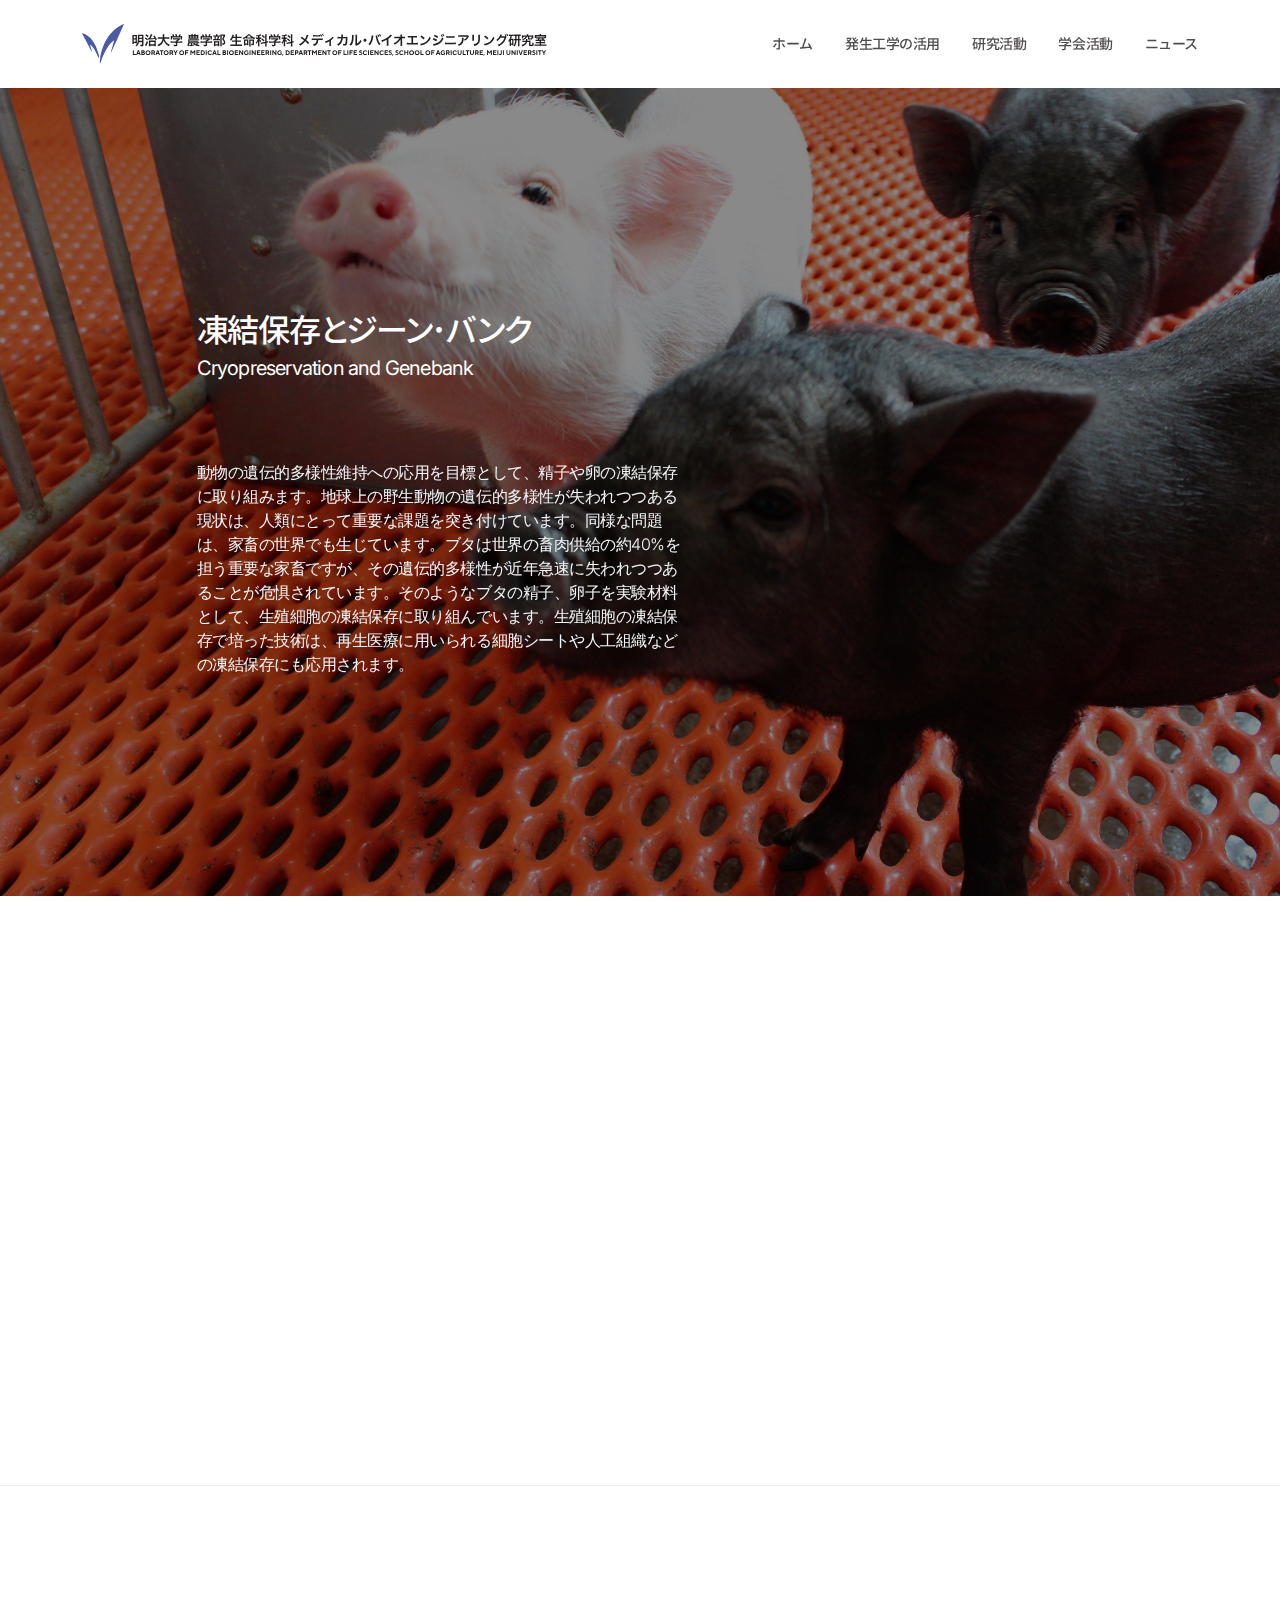
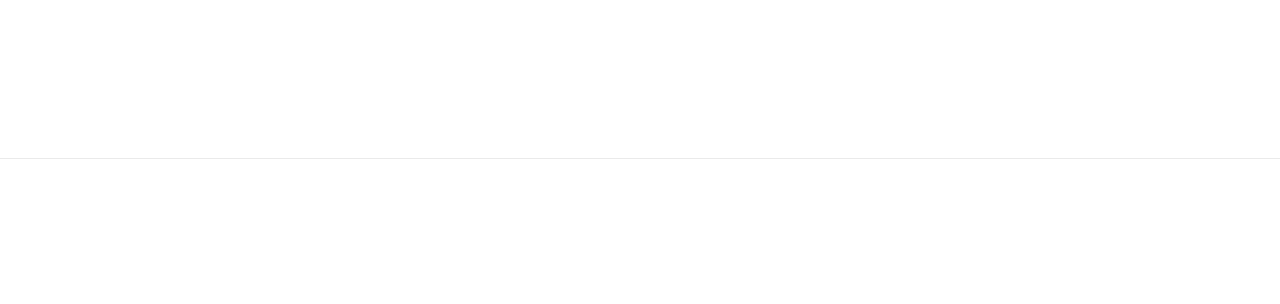
<file: genebank.html>
<!DOCTYPE html>
<html lang="en">
	<head>
		<meta charset="utf-8" >
		<title>凍結保存とジーン･バンク | 明治大学 農学部 生命科学科 メディカル･バイオエンジニアリング研究室（旧発生工学研究室）</title>
		<meta name="viewport" content="width=device-width, initial-scale=1">
		<link rel="icon" href="i/favicon.png" type="image/x-icon">
		<!-- AOS 3.0.0-beta.6 plugin CSS (Animations) -->
		<link rel="stylesheet" href="https://unpkg.com/aos@next/dist/aos.css" />
		<!-- Google Fonts -->
		<link href="https://fonts.googleapis.com/css2?family=Noto+Sans+JP:wght@100;200;300;400;500;600;700;800;900&family=Inter:wght@100;200;300;400;500;600;700;800;900&subset=latin&display=swap" rel="stylesheet">
		<!-- Startup CSS + Bootstrap CSS (Styles for all blocks) - Remove ".min" if you want to edit a css code -->
		<link href="css/styles.min.css" rel="stylesheet" />
		<!-- jQuery 3.6.0 (uncomment line below if you need jQuery) -->
		<!-- <script src="https://cdnjs.cloudflare.com/ajax/libs/jquery/3.6.0/jquery.min.js"></script> -->
		<link rel="apple-touch-icon" sizes="180x180" href="/apple-touch-icon.png">
		<link rel="icon" type="image/png" sizes="32x32" href="/favicon-32x32.png">
		<link rel="icon" type="image/png" sizes="16x16" href="/favicon-16x16.png">
		<link rel="manifest" href="/site.webmanifest">
		<link rel="mask-icon" href="/safari-pinned-tab.svg" color="#4a5aa7">
		<meta name="msapplication-TileColor" content="#da532c">
		<meta name="theme-color" content="#ffffff">
	</head> 
	<body>
<!-- Navigation 2 -->
	<nav class="bg-bg-3 sticky-top py-lg-6 py-3" style="padding-right: 0px; margin-right: 0px;">
		<div class="d-block d-lg-none">
			<div class="container">
				<div class="row align-items-center g-0">
					<div class="text-center col-10 ps-3 col-md-7" data-aos="fade-down" data-aos-delay="250">
						<a href="#" class="float-start">
							<img src="i/nagslab.svg" srcset="i/nagslab.svg 2x" alt="" class="img-fluid" data-aos="fade-down" data-aos-delay="0">
						</a>
					</div>
					<div class="col-2 col-md-5" data-aos="fade-down" data-aos-delay="0">
						<a href="#" class="d-lg-none rounded-circle custom-mobile-nav-btn btn btn-width-equal-height bg-bg-3 fs-5 float-end" data-bs-toggle="offcanvas" data-bs-target="#custom-id-j2q9yvgg">
							<svg width="26" height="26" viewBox="0 0 16 16" fill="none" xmlns="http://www.w3.org/2000/svg" class="fill-dark-2">
								<path d="M2.00016 5.33333H14.0002C14.177 5.33333 14.3465 5.2631 14.4716 5.13807C14.5966 5.01305 14.6668 4.84348 14.6668 4.66667C14.6668 4.48986 14.5966 4.32029 14.4716 4.19526C14.3465 4.07024 14.177 4 14.0002 4H2.00016C1.82335 4 1.65378 4.07024 1.52876 4.19526C1.40373 4.32029 1.3335 4.48986 1.3335 4.66667C1.3335 4.84348 1.40373 5.01305 1.52876 5.13807C1.65378 5.2631 1.82335 5.33333 2.00016 5.33333ZM14.0002 10.6667H2.00016C1.82335 10.6667 1.65378 10.7369 1.52876 10.8619C1.40373 10.987 1.3335 11.1565 1.3335 11.3333C1.3335 11.5101 1.40373 11.6797 1.52876 11.8047C1.65378 11.9298 1.82335 12 2.00016 12H14.0002C14.177 12 14.3465 11.9298 14.4716 11.8047C14.5966 11.6797 14.6668 11.5101 14.6668 11.3333C14.6668 11.1565 14.5966 10.987 14.4716 10.8619C14.3465 10.7369 14.177 10.6667 14.0002 10.6667ZM14.0002 7.33333H2.00016C1.82335 7.33333 1.65378 7.40357 1.52876 7.5286C1.40373 7.65362 1.3335 7.82319 1.3335 8C1.3335 8.17681 1.40373 8.34638 1.52876 8.4714C1.65378 8.59643 1.82335 8.66667 2.00016 8.66667H14.0002C14.177 8.66667 14.3465 8.59643 14.4716 8.4714C14.5966 8.34638 14.6668 8.17681 14.6668 8C14.6668 7.82319 14.5966 7.65362 14.4716 7.5286C14.3465 7.40357 14.177 7.33333 14.0002 7.33333Z">
								</path>
							</svg>
						</a>
					</div>
					<div class="col-3" data-aos="fade-down" data-aos-delay="500">
					</div>
				</div>
			</div>
		</div>
		<div class="offcanvas offcanvas-start bg-bg-1" id="custom-id-j2q9yvgg" aria-hidden="true">
			<div class="offcanvas-header">
				<a href="#">
					<img src="i/nagaslabwhite.svg" srcset="i/nagaslabwhite.svg 2x" alt="" class="img-fluid pt-2">				
				</a>
				<a href="#" class="btn btn-sm btn-width-equal-height pb-20" data-bs-dismiss="offcanvas">
					<svg width="24" height="24" viewBox="0 0 16 16" fill="none" xmlns="http://www.w3.org/2000/svg" class="fill-bg-3">
						<path d="M8.9398 8L13.1398 3.80667C13.2653 3.68113 13.3359 3.51087 13.3359 3.33333C13.3359 3.1558 13.2653 2.98554 13.1398 2.86C13.0143 2.73447 12.844 2.66394 12.6665 2.66394C12.4889 2.66394 12.3187 2.73447 12.1931 2.86L7.9998 7.06L3.80646 2.86C3.68093 2.73447 3.51066 2.66394 3.33313 2.66394C3.1556 2.66394 2.98533 2.73447 2.8598 2.86C2.73426 2.98554 2.66374 3.1558 2.66374 3.33333C2.66374 3.51087 2.73426 3.68113 2.8598 3.80667L7.0598 8L2.8598 12.1933C2.79731 12.2553 2.74771 12.329 2.71387 12.4103C2.68002 12.4915 2.6626 12.5787 2.6626 12.6667C2.6626 12.7547 2.68002 12.8418 2.71387 12.9231C2.74771 13.0043 2.79731 13.078 2.8598 13.14C2.92177 13.2025 2.99551 13.2521 3.07675 13.2859C3.15798 13.3198 3.24512 13.3372 3.33313 13.3372C3.42114 13.3372 3.50827 13.3198 3.58951 13.2859C3.67075 13.2521 3.74449 13.2025 3.80646 13.14L7.9998 8.94L12.1931 13.14C12.2551 13.2025 12.3288 13.2521 12.4101 13.2859C12.4913 13.3198 12.5785 13.3372 12.6665 13.3372C12.7545 13.3372 12.8416 13.3198 12.9228 13.2859C13.0041 13.2521 13.0778 13.2025 13.1398 13.14C13.2023 13.078 13.2519 13.0043 13.2857 12.9231C13.3196 12.8418 13.337 12.7547 13.337 12.6667C13.337 12.5787 13.3196 12.4915 13.2857 12.4103C13.2519 12.329 13.2023 12.2553 13.1398 12.1933L8.9398 8Z">
						</path>
					</svg>
				</a>
			</div>
			<div class="offcanvas-body pt-4">
				<div class="row g-0">
					<a href="index.html" class="py-2 d-inline-block font-heading fw-5 text-bg-3 fs-4" data-bs-target="">
								ホーム
					</a>
					<a href="somaticcellcloning.html" class="font-heading fs-5 text-bg-3 lh-lg my-1">
								体細胞クローニング
					</a>
					<a href="tganimal.html" class="font-heading fs-5 text-bg-3 lh-lg my-1" data-bs-target="">
								遺伝子改変動物
					</a>
					<a href="genebank.html" class="font-heading fs-5 text-bg-3 lh-lg my-1" data-bs-target="">
								凍結保存とジーン･バンク
					</a>
					<a href="art.html" class="font-heading fs-5 text-bg-3 lh-lg my-1" data-bs-target="">
								発生工学の生殖医療への応用
					</a>
				</div>
				<div class="mt-2">
					<a href="applications.html" class="py-2 d-inline-block font-heading fw-5 text-bg-3 fs-4" data-bs-target="">
								発生工学の活用
					</a>
				</div>
				<div>
					<a href="research.html" class="py-2 d-inline-block font-heading fw-5 text-bg-3 fs-4" data-bs-target="">
								研究活動
					</a>
				</div>
				<div>
					<a href="meeting.html" class="py-2 d-inline-block font-heading fw-5 text-bg-3 fs-4" data-bs-target="">
								学会活動
					</a>
				</div>
				<div>
					<a href="https://muiibr.com/?qards_page=newsmedia/" class="py-2 d-inline-block font-heading fw-5 text-bg-3 fs-4" data-bs-target="" target="_blank">
								ニュース
					</a>
				</div>
			</div>
		</div>
		<div class="d-none d-lg-block">
			<div class="container">
				<div class="row justify-content-between align-items-center g-0">
					<div class="col-5">
						<a href="index.html">
							<img src="i/nagslab.svg" srcset="i/nagslab.svg 2x" alt="" class="img-fluid" data-aos="fade-down" data-aos-delay="0">						
						</a>
					</div>
					<div class="d-flex justify-content-end col-7 opacity-80">
						<a href="index.html" class="mx-4 font-heading fs-5 fw-5 text-dark-2" data-aos="fade-down" data-aos-delay="150">
									ホーム
						</a>
						<a href="applications.html" class="mx-4 font-heading fs-5 fw-5 text-dark-2" data-aos="fade-down" data-aos-delay="150">
									発生工学の活用
						</a>
						<a href="research.html" class="mx-4 font-heading fs-5 fw-5 text-dark-2" data-aos="fade-down" data-aos-delay="250">
									研究活動
						</a>
						<a href="meeting.html" class="mx-4 font-heading fs-5 fw-5 text-dark-2" data-aos="fade-down" data-aos-delay="400">
									学会活動
						</a>
						<a href="https://muiibr.com/?qards_page=newsmedia/" class="ms-4 font-heading fs-5 fw-5 text-dark-2" data-aos="fade-down" data-aos-delay="500" target="_blank">
									ニュース
						</a>
					</div>
				</div>
			</div>
		</div>
	</nav>
	<!-- Header 2 -->
		<header class="text-start px-sm-16 px-md-0 px-xl-20 px-16 py-19 bg-size-cover bg-position-center bg-repeat-none" data-bg-src-2x="i/216e63a49147145939941201a91dedf7-1642259074.jpg" data-bg-src="i/216e63a49147145939941201a91dedf7-1642259074.jpg">
			<div class="row g-0">
				<div class="container text-start text-md-start col-lg-7 my-xl-4 col-md-6 col-xl-6">
					<h2 class="font-heading mt-20 pt-12" placeholder="">
								凍結保存とジーン･バンク
					</h2>
					<h5 class="font-body lh-lg" placeholder="">
								Cryopreservation and Genebank
					</h5>
					<p class="mb-6 remove-br text-xl-start font-body text-light-1 mb-md-4 text-lg-start mt-16 fw-3 mt-xl-8 lh-base pt-xl-10 pe-xl-16 mb-xl-20 pb-xl-12 w-auto opacity-100" data-aos="fade-down" data-aos-delay="250">
								動物の遺伝的多様性維持への応用を目標として、精子や卵の凍結保存に取り組みます。地球上の野生動物の遺伝的多様性が失われつつある現状は、人類にとって重要な課題を突き付けています。同様な問題は、家畜の世界でも生じています。ブタは世界の畜肉供給の約40%を担う重要な家畜ですが、その遺伝的多様性が近年急速に失われつつあることが危惧されています。そのようなブタの精子、卵子を実験材料として、生殖細胞の凍結保存に取り組んでいます。生殖細胞の凍結保存で培った技術は、再生医療に用いられる細胞シートや人工組織などの凍結保存にも応用されます。
					</p>
				</div>
				<div class="container text-start text-md-start my-xl-20 col-lg-2 col-xl-1 col-md-2">
				</div>
			</div>
		</header>
		<!-- Feature 16 -->
			<section class="py-10 py-lg-20 bg-bg-3 text-center text-lg-start">
				<div class="container">
					<div class="row justify-content-center justify-content-lg-start px-8">
						<div class="mb-8 mb-lg-0 col-sm-8 col-11 col-md-5 ps-xl-0 pe-xl-8">
							<img src="i/name-3.png" srcset="i/name-3.png 2x" alt="" class="img-fluid w-100" data-aos="fade-down" data-aos-delay="0">
						</div>
						<div class="col-sm-10 col-md-7 col-lg-5 col-xl-7 text-start">
							<div class="mb-8" data-aos="fade-down" data-aos-delay="400">
								<h4 class="font-heading fs-1 text-light-3 mb-8">
											研究課題
								</h4>
								<h5 class="mb-4 font-heading text-light-3">
											1) ブタ体外成熟／体外受精胚のガラス化保存
								</h5>
								<p class="mb-0 font-heading fw-4 text-dark-2 opacity-80 fs-5">
											体外で人工的に生産したブタ胚の凍結保存に世界で初めて成功しました。この成果を元に、ブタのクローン胚や遺伝子組換え胚の凍結保存にも成功しています。
								</p>
							</div>
							<div class="mb-12" data-aos="fade-down" data-aos-delay="400">
								<h5 class="mb-4 font-heading text-light-3">
											2) 細胞シートや胎仔臓器のガラス化保存
								</h5>
								<p class="font-heading fw-4 text-dark-2 opacity-80 fs-5 mb-4">
											再生医療に用いられる
									<a href="i/9a448e89ee61b7cc99fb1df45515ee4f.pdf" target="_blank">
細胞シートのガラス化凍結保存法
									</a>
を開発しました。変形性関節症や心疾患等の治療に用いられる細胞シートが、必要な時にいつでも供給される医療体制の構築のために凍結保存は不可欠です。我々のガラス化保存技術（特許5915977号）は、革新的医療の実現に貢献します。また、近年発展の著しい臓器再生研究においても、凍結保存技術は重要な役割を果たしています。
								</p>
								<p class="mb-0 font-heading fw-4 text-dark-2 opacity-80 fs-5">
									<a href="i/2fb9aad78ea88ff62a232e79377ad494.pdf" target="_blank">
ネコの腎臓再生研究における胎仔腎臓の凍結保存
									</a>
にも、我々のガラス化凍結技術が利用されました。
								</p>
							</div>
						</div>
					</div>
				</div>
			</section>
			<!-- Call to action 2 -->
				<section class="py-10 py-md-20 bg-bg-3 text-center border-top border-1 border-bg-2">
					<div class="container">
						<div class="row flex-column align-items-center">
							<a href="https://muiibr.com" class="col-xl-9 col-lg-9 col-md-9" target="_blank">
								<img src="i/----1642227311.png" srcset="i/----1642227311.png 2x" alt="" class="img-fluid mb-6 w-50 px-xl-20 mx-xl-20" data-aos="fade-down" data-aos-delay="0">
								<h5 class="font-heading fs-6 text-light-3 fw-6" data-aos="fade-down" data-aos-delay="150">
																												明治大学バイオリソース研究国際インスティテュート
								</h5>
								<h5 class="fs-6 text-light-3 font-body lh-lg fw-4" data-aos="fade-down" data-aos-delay="150">
																												Meiji University International Institute for Bio-Resource Research
								</h5>
							</a>
						</div>
					</div>
				</section>
				<!-- Footer 8 -->
					<footer class="bg-bg-3 pt-md-10 py-8 text-center text-lg-start border-top border-1 border-bg-2">
						<div class="container">
							<div class="row flex-column flex-lg-row align-items-center justify-content-center g-0">
								<div class="mb-lg-0 order-1 order-lg-0 col-lg-10 row g-0 col-10" data-aos="fade-down" data-aos-delay="0">
									<p class="font-body fs-6 lh-1 text-dark-2 mb-md-2 mb-sm-2 mb-2 mb-xl-1">
																													〒214-8571  神奈川県川崎市多摩区東三田1-1-1
									</p>
									<p class="font-body text-dark-2 fs-6 text-wrap lh-sm mb-xl-2">
																													明治大学 農学部 生命科学科 メディカル･バイオエンジニアリング研究室 (旧 発生工学研究室)
									</p>
									<p class="font-body fs-6 text-light-3 lh-1 opacity-80 mb-xl-0 d-md-none d-xl-block d-lg-block d-sm-none d-none" placeholder="">
																													Copyright © Meiji University. All rights reserved.
									</p>
								</div>
								<div class="text-lg-end order-2 col-lg-2" data-aos="fade-down" data-aos-delay="250">
									<a data-bs-target="" href="https://www.meiji.ac.jp" target="_blank" class="col-md-2 col-xl-auto col-lg-auto col-sm-3 col-4">
										<img src="i/meiji.svg" srcset="i/meiji.svg 2x" alt="" class="img-fluid ps-xl-8 pt-md-4 pt-xl-0 pt-lg-0 py-sm-4">
									</a>
									<p class="font-body fs-6 text-light-3 lh-1 opacity-80 mb-xl-0 mt-md-8 d-xl-none d-lg-none mt-8" placeholder="">
																													Copyright © Meiji University. All rights reserved.
									</p>
								</div>
							</div>
						</div>
					</footer>

		<!-- Bootstrap JS -->
		<script src="https://cdn.jsdelivr.net/npm/bootstrap@5.1.2/dist/js/bootstrap.bundle.min.js"></script>

		<!-- AOS 3.0.0-beta.6 plugin JS (Animations) -->
		<script src="https://unpkg.com/aos@next/dist/aos.js"></script>
		
		<!-- Startup JS (Custom js for all blocks) - Remove ".min" if you want to edit a JS code -->
		<script src="js/scripts.min.js"></script>
	</body>
</html>
</file>
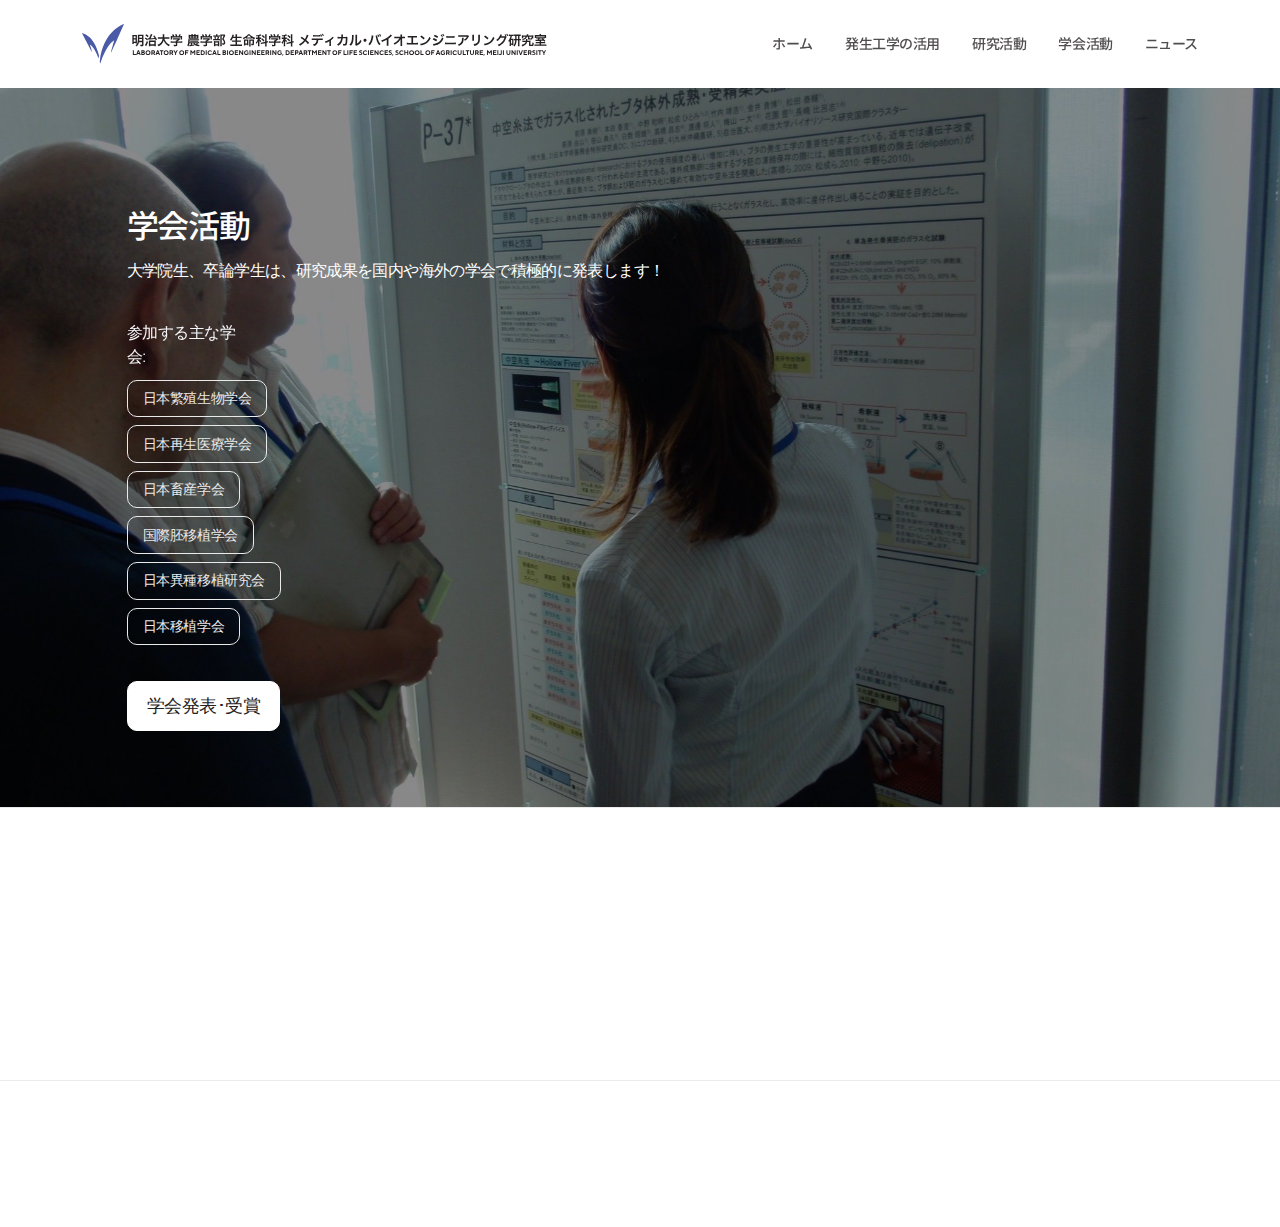
<file: meeting.html>
<!DOCTYPE html>
<html lang="en">
	<head>
		<meta charset="utf-8" >
		<title>学会活動 | 明治大学 農学部 生命科学科 メディカル･バイオエンジニアリング研究室（旧発生工学研究室）</title>
		<meta name="viewport" content="width=device-width, initial-scale=1">
		<link rel="icon" href="i/favicon.png" type="image/x-icon">
		<!-- AOS 3.0.0-beta.6 plugin CSS (Animations) -->
		<link rel="stylesheet" href="https://unpkg.com/aos@next/dist/aos.css" />
		<!-- Google Fonts -->
		<link href="https://fonts.googleapis.com/css2?family=Noto+Sans+JP:wght@100;200;300;400;500;600;700;800;900&family=Inter:wght@100;200;300;400;500;600;700;800;900&subset=latin&display=swap" rel="stylesheet">
		<!-- Startup CSS + Bootstrap CSS (Styles for all blocks) - Remove ".min" if you want to edit a css code -->
		<link href="css/styles.min.css" rel="stylesheet" />
		<!-- jQuery 3.6.0 (uncomment line below if you need jQuery) -->
		<!-- <script src="https://cdnjs.cloudflare.com/ajax/libs/jquery/3.6.0/jquery.min.js"></script> -->
		<link rel="apple-touch-icon" sizes="180x180" href="/apple-touch-icon.png">
		<link rel="icon" type="image/png" sizes="32x32" href="/favicon-32x32.png">
		<link rel="icon" type="image/png" sizes="16x16" href="/favicon-16x16.png">
		<link rel="manifest" href="/site.webmanifest">
		<link rel="mask-icon" href="/safari-pinned-tab.svg" color="#4a5aa7">
		<meta name="msapplication-TileColor" content="#da532c">
		<meta name="theme-color" content="#ffffff">
	</head> 
	<body>
<!-- Navigation 2 -->
	<nav class="bg-bg-3 sticky-top py-lg-6 py-3">
		<div class="d-block d-lg-none">
			<div class="container">
				<div class="row align-items-center g-0">
					<div class="text-center col-10 ps-3 col-md-7" data-aos="fade-down" data-aos-delay="250">
						<a href="#" class="float-start">
							<img src="i/nagslab.svg" srcset="i/nagslab.svg 2x" alt="" class="img-fluid" data-aos="fade-down" data-aos-delay="0">
						</a>
					</div>
					<div class="col-2 col-md-5" data-aos="fade-down" data-aos-delay="0">
						<a href="#" class="d-lg-none rounded-circle custom-mobile-nav-btn btn btn-width-equal-height bg-bg-3 fs-5 float-end" data-bs-toggle="offcanvas" data-bs-target="#custom-id-j2q9yvgg">
							<svg width="26" height="26" viewBox="0 0 16 16" fill="none" xmlns="http://www.w3.org/2000/svg" class="fill-dark-2">
								<path d="M2.00016 5.33333H14.0002C14.177 5.33333 14.3465 5.2631 14.4716 5.13807C14.5966 5.01305 14.6668 4.84348 14.6668 4.66667C14.6668 4.48986 14.5966 4.32029 14.4716 4.19526C14.3465 4.07024 14.177 4 14.0002 4H2.00016C1.82335 4 1.65378 4.07024 1.52876 4.19526C1.40373 4.32029 1.3335 4.48986 1.3335 4.66667C1.3335 4.84348 1.40373 5.01305 1.52876 5.13807C1.65378 5.2631 1.82335 5.33333 2.00016 5.33333ZM14.0002 10.6667H2.00016C1.82335 10.6667 1.65378 10.7369 1.52876 10.8619C1.40373 10.987 1.3335 11.1565 1.3335 11.3333C1.3335 11.5101 1.40373 11.6797 1.52876 11.8047C1.65378 11.9298 1.82335 12 2.00016 12H14.0002C14.177 12 14.3465 11.9298 14.4716 11.8047C14.5966 11.6797 14.6668 11.5101 14.6668 11.3333C14.6668 11.1565 14.5966 10.987 14.4716 10.8619C14.3465 10.7369 14.177 10.6667 14.0002 10.6667ZM14.0002 7.33333H2.00016C1.82335 7.33333 1.65378 7.40357 1.52876 7.5286C1.40373 7.65362 1.3335 7.82319 1.3335 8C1.3335 8.17681 1.40373 8.34638 1.52876 8.4714C1.65378 8.59643 1.82335 8.66667 2.00016 8.66667H14.0002C14.177 8.66667 14.3465 8.59643 14.4716 8.4714C14.5966 8.34638 14.6668 8.17681 14.6668 8C14.6668 7.82319 14.5966 7.65362 14.4716 7.5286C14.3465 7.40357 14.177 7.33333 14.0002 7.33333Z">
								</path>
							</svg>
						</a>
					</div>
					<div class="col-3" data-aos="fade-down" data-aos-delay="500">
					</div>
				</div>
			</div>
		</div>
		<div class="offcanvas offcanvas-start bg-bg-1" id="custom-id-j2q9yvgg" aria-hidden="true">
			<div class="offcanvas-header">
				<a href="#">
					<img src="i/nagaslabwhite.svg" srcset="i/nagaslabwhite.svg 2x" alt="" class="img-fluid pt-2">				
				</a>
				<a href="#" class="btn btn-sm btn-width-equal-height pb-20" data-bs-dismiss="offcanvas">
					<svg width="24" height="24" viewBox="0 0 16 16" fill="none" xmlns="http://www.w3.org/2000/svg" class="fill-bg-3">
						<path d="M8.9398 8L13.1398 3.80667C13.2653 3.68113 13.3359 3.51087 13.3359 3.33333C13.3359 3.1558 13.2653 2.98554 13.1398 2.86C13.0143 2.73447 12.844 2.66394 12.6665 2.66394C12.4889 2.66394 12.3187 2.73447 12.1931 2.86L7.9998 7.06L3.80646 2.86C3.68093 2.73447 3.51066 2.66394 3.33313 2.66394C3.1556 2.66394 2.98533 2.73447 2.8598 2.86C2.73426 2.98554 2.66374 3.1558 2.66374 3.33333C2.66374 3.51087 2.73426 3.68113 2.8598 3.80667L7.0598 8L2.8598 12.1933C2.79731 12.2553 2.74771 12.329 2.71387 12.4103C2.68002 12.4915 2.6626 12.5787 2.6626 12.6667C2.6626 12.7547 2.68002 12.8418 2.71387 12.9231C2.74771 13.0043 2.79731 13.078 2.8598 13.14C2.92177 13.2025 2.99551 13.2521 3.07675 13.2859C3.15798 13.3198 3.24512 13.3372 3.33313 13.3372C3.42114 13.3372 3.50827 13.3198 3.58951 13.2859C3.67075 13.2521 3.74449 13.2025 3.80646 13.14L7.9998 8.94L12.1931 13.14C12.2551 13.2025 12.3288 13.2521 12.4101 13.2859C12.4913 13.3198 12.5785 13.3372 12.6665 13.3372C12.7545 13.3372 12.8416 13.3198 12.9228 13.2859C13.0041 13.2521 13.0778 13.2025 13.1398 13.14C13.2023 13.078 13.2519 13.0043 13.2857 12.9231C13.3196 12.8418 13.337 12.7547 13.337 12.6667C13.337 12.5787 13.3196 12.4915 13.2857 12.4103C13.2519 12.329 13.2023 12.2553 13.1398 12.1933L8.9398 8Z">
						</path>
					</svg>
				</a>
			</div>
			<div class="offcanvas-body pt-4">
				<div class="row g-0">
					<a href="index.html" class="py-2 d-inline-block font-heading fw-5 text-bg-3 fs-4" data-bs-target="">
								ホーム
					</a>
					<a href="somaticcellcloning.html" class="font-heading fs-5 text-bg-3 lh-lg my-1">
								体細胞クローニング
					</a>
					<a href="tganimal.html" class="font-heading fs-5 text-bg-3 lh-lg my-1" data-bs-target="">
								遺伝子改変動物
					</a>
					<a href="genebank.html" class="font-heading fs-5 text-bg-3 lh-lg my-1" data-bs-target="">
								凍結保存とジーン･バンク
					</a>
					<a href="art.html" class="font-heading fs-5 text-bg-3 lh-lg my-1" data-bs-target="">
								発生工学の生殖医療への応用
					</a>
				</div>
				<div class="mt-2">
					<a href="applications.html" class="py-2 d-inline-block font-heading fw-5 text-bg-3 fs-4" data-bs-target="">
								発生工学の活用
					</a>
				</div>
				<div>
					<a href="research.html" class="py-2 d-inline-block font-heading fw-5 text-bg-3 fs-4" data-bs-target="">
								研究活動
					</a>
				</div>
				<div>
					<a href="meeting.html" class="py-2 d-inline-block font-heading fw-5 text-bg-3 fs-4" data-bs-target="">
								学会活動
					</a>
				</div>
				<div>
					<a href="https://muiibr.com/?qards_page=newsmedia/" class="py-2 d-inline-block font-heading fw-5 text-bg-3 fs-4" data-bs-target="" target="_blank">
								ニュース
					</a>
				</div>
			</div>
		</div>
		<div class="d-none d-lg-block">
			<div class="container">
				<div class="row justify-content-between align-items-center g-0">
					<div class="col-5">
						<a href="index.html">
							<img src="i/nagslab.svg" srcset="i/nagslab.svg 2x" alt="" class="img-fluid" data-aos="fade-down" data-aos-delay="0">						
						</a>
					</div>
					<div class="d-flex justify-content-end col-7 opacity-80">
						<a href="index.html" class="mx-4 font-heading fs-5 fw-5 text-dark-2" data-aos="fade-down" data-aos-delay="150">
									ホーム
						</a>
						<a href="applications.html" class="mx-4 font-heading fs-5 fw-5 text-dark-2" data-aos="fade-down" data-aos-delay="150">
									発生工学の活用
						</a>
						<a href="research.html" class="mx-4 font-heading fs-5 fw-5 text-dark-2" data-aos="fade-down" data-aos-delay="250">
									研究活動
						</a>
						<a href="meeting.html" class="mx-4 font-heading fs-5 fw-5 text-dark-2" data-aos="fade-down" data-aos-delay="400">
									学会活動
						</a>
						<a href="https://muiibr.com/?qards_page=newsmedia/" class="ms-4 font-heading fs-5 fw-5 text-dark-2" data-aos="fade-down" data-aos-delay="500" target="_blank">
									ニュース
						</a>
					</div>
				</div>
			</div>
		</div>
	</nav>
	<!-- Header 2 -->
		<header class="text-start px-sm-16 px-md-0 px-xl-20 px-16 py-19 bg-size-cover bg-position-center bg-repeat-none" data-bg-src-2x="i/90b57c94d6987ec4bab00744d928d14a.jpg" data-bg-src="i/90b57c94d6987ec4bab00744d928d14a.jpg">
			<div class="g-0 row">
				<div class="container text-start text-md-start col-lg-7 col-md-6 col-xl-11 my-xl-2">
					<h2 class="font-heading mb-4 mt-4 pt-4" placeholder="">
								学会活動
					</h2>
					<h6 class="font-body" placeholder="">
								大学院生、卒論学生は、研究成果を国内や海外の学会で積極的に発表します！
					</h6>
				</div>
				<div class="container text-start text-md-start col-lg-7 col-md-6 col-xl-2">
					<p class="remove-br text-xl-start font-body text-light-1 text-lg-start mt-16 fw-3 mt-xl-8 lh-base pe-xl-16 w-auto opacity-100 pb-xl-2 mb-1" data-aos="fade-down" data-aos-delay="250">
								参加する主な学会:
					</p>
					<a href="http://reproduction.jp/index-j.php" class="btn btn-outline-bg-2 font-body fs-5 float-xl-start btn-sm mb-2" target="_blank">
								日本繁殖生物学会
					</a>
					<a href="http://www.jsrm.jp/" class="btn btn-outline-bg-2 font-body fs-5 float-xl-start btn-sm mb-2" target="_blank">
								日本再生医療学会
					</a>
					<a href="http://www.jsas-org.jp/" class="btn btn-outline-bg-2 font-body fs-5 float-xl-start btn-sm mb-2" target="_blank">
								日本畜産学会
					</a>
					<a href="http://www.iets.org/" class="btn btn-outline-bg-2 font-body fs-5 float-xl-start btn-sm mb-2" target="_blank">
								国際胚移植学会
					</a>
					<a href="http://square.umin.ac.jp/xeno/" class="btn btn-outline-bg-2 font-body fs-5 float-xl-start btn-sm mb-2" target="_blank">
								日本異種移植研究会
					</a>
					<a href="http://www.asas.or.jp/jst/" class="btn btn-outline-bg-2 font-body fs-5 float-xl-start mb-3 btn-sm" target="_blank">
								日本移植学会
					</a>
					<a href="https://muiibr.com/?qards_page=paperresult/" class="btn font-body fw-5 btn-bg-3 text-dark-2 mt-6" target="_blank">
								学会発表･受賞
					</a>
				</div>
				<div class="container text-start text-md-start my-xl-20 col-lg-2 col-md-2 col-xl-8">
				</div>
			</div>
		</header>
		<!-- Call to action 2 -->
			<section class="py-10 py-md-20 bg-bg-3 text-center border-top border-1 border-bg-2">
				<div class="container">
					<div class="row flex-column align-items-center">
						<a href="https://muiibr.com" class="col-xl-9 col-lg-9 col-md-9" target="_blank">
							<img src="i/----1642227311.png" srcset="i/----1642227311.png 2x" alt="" class="img-fluid mb-6 w-50 px-xl-20 mx-xl-20" data-aos="fade-down" data-aos-delay="0">
							<h5 class="font-heading fs-6 text-light-3 fw-6" data-aos="fade-down" data-aos-delay="150">
																												明治大学バイオリソース研究国際インスティテュート
							</h5>
							<h5 class="fs-6 text-light-3 font-body lh-lg fw-4" data-aos="fade-down" data-aos-delay="150">
																												Meiji University International Institute for Bio-Resource Research
							</h5>
						</a>
					</div>
				</div>
			</section>
			<!-- Footer 8 -->
				<footer class="bg-bg-3 pt-md-10 py-8 text-center text-lg-start border-top border-1 border-bg-2">
					<div class="container">
						<div class="row flex-column flex-lg-row align-items-center justify-content-center g-0">
							<div class="mb-lg-0 order-1 order-lg-0 col-lg-10 row g-0 col-10" data-aos="fade-down" data-aos-delay="0">
								<p class="font-body fs-6 lh-1 text-dark-2 mb-md-2 mb-sm-2 mb-2 mb-xl-1">
																													〒214-8571  神奈川県川崎市多摩区東三田1-1-1
								</p>
								<p class="font-body text-dark-2 fs-6 text-wrap lh-sm mb-xl-2">
																													明治大学 農学部 生命科学科 メディカル･バイオエンジニアリング研究室 (旧 発生工学研究室)
								</p>
								<p class="font-body fs-6 text-light-3 lh-1 opacity-80 mb-xl-0 d-md-none d-xl-block d-lg-block d-sm-none d-none" placeholder="">
																													Copyright © Meiji University. All rights reserved.
								</p>
							</div>
							<div class="text-lg-end order-2 col-lg-2" data-aos="fade-down" data-aos-delay="250">
								<a data-bs-target="" href="https://www.meiji.ac.jp" target="_blank" class="col-md-2 col-xl-auto col-lg-auto col-sm-3 col-4">
									<img src="i/meiji.svg" srcset="i/meiji.svg 2x" alt="" class="img-fluid ps-xl-8 pt-md-4 pt-xl-0 pt-lg-0 py-sm-4">
								</a>
								<p class="font-body fs-6 text-light-3 lh-1 opacity-80 mb-xl-0 mt-md-8 d-xl-none d-lg-none mt-8" placeholder="">
																													Copyright © Meiji University. All rights reserved.
								</p>
							</div>
						</div>
					</div>
				</footer>

		<!-- Bootstrap JS -->
		<script src="https://cdn.jsdelivr.net/npm/bootstrap@5.1.2/dist/js/bootstrap.bundle.min.js"></script>

		<!-- AOS 3.0.0-beta.6 plugin JS (Animations) -->
		<script src="https://unpkg.com/aos@next/dist/aos.js"></script>
		
		<!-- Startup JS (Custom js for all blocks) - Remove ".min" if you want to edit a JS code -->
		<script src="js/scripts.min.js"></script>
	</body>
</html>
</file>
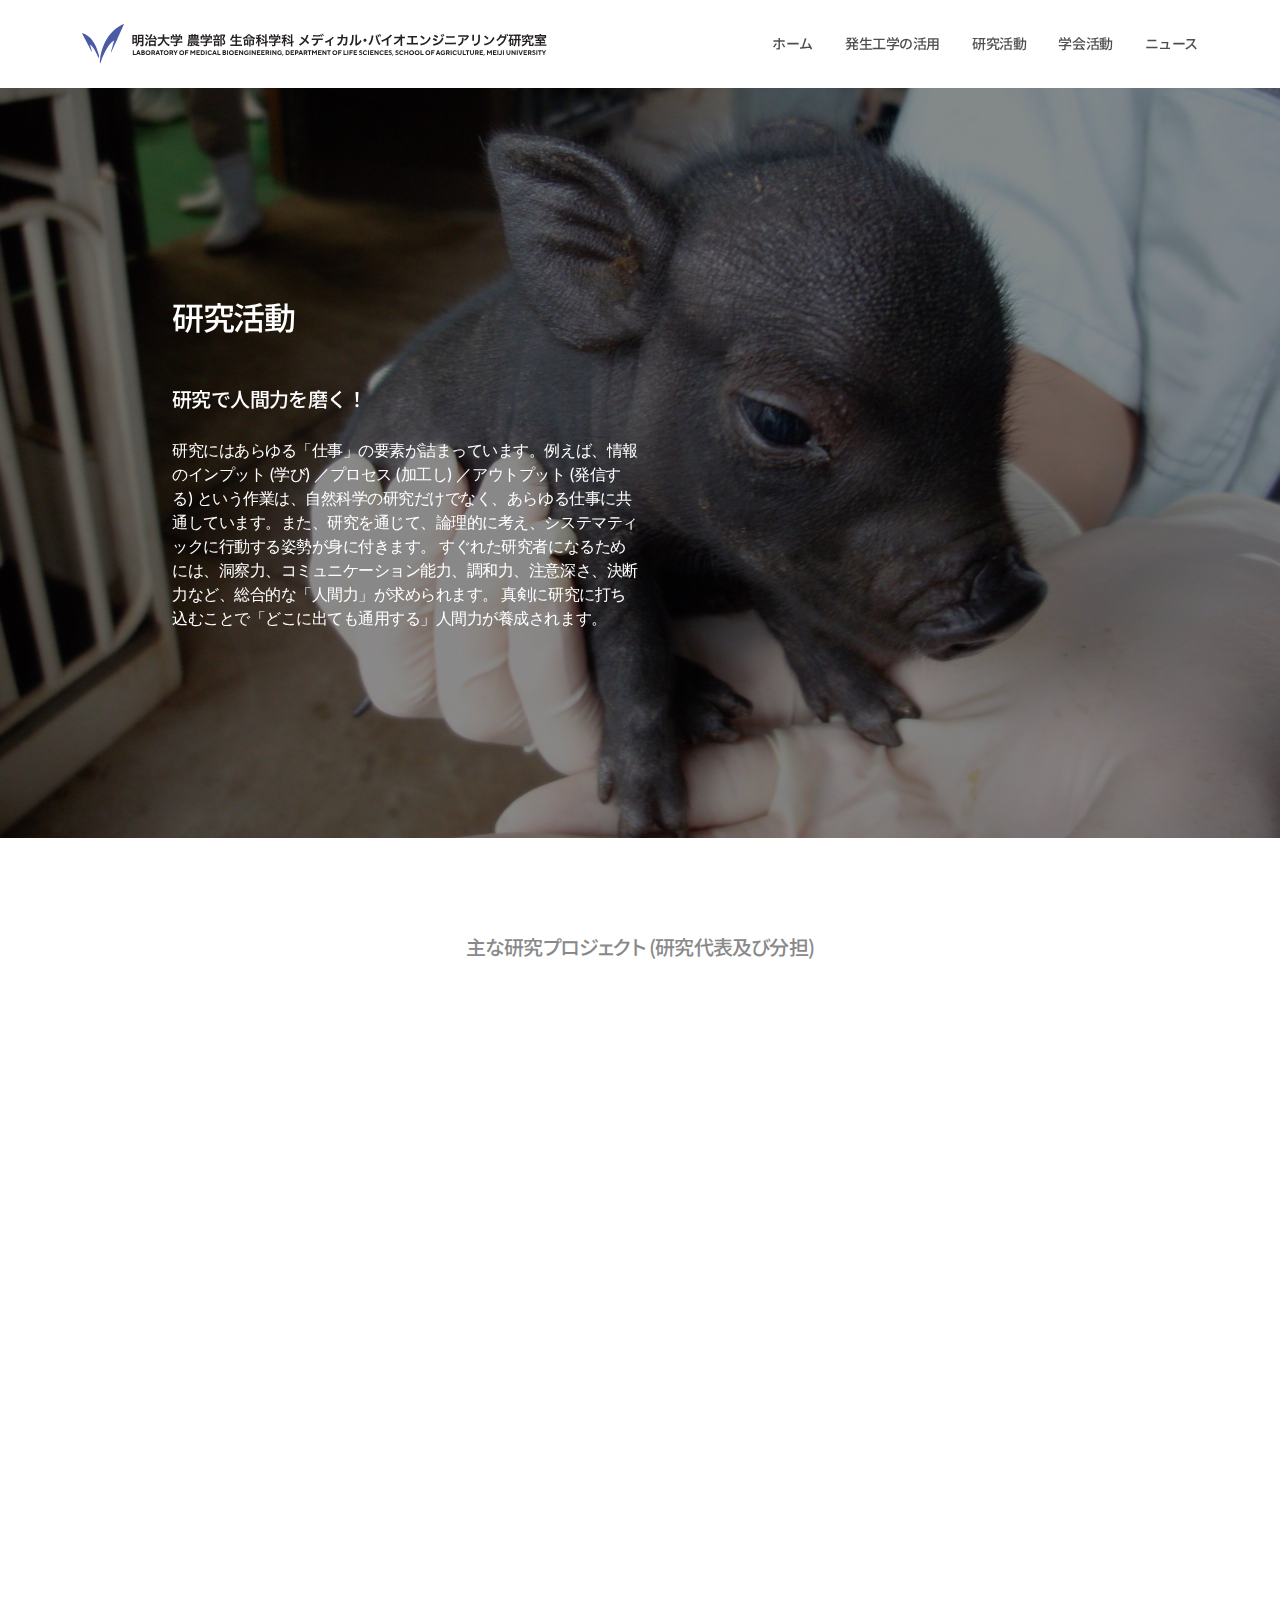
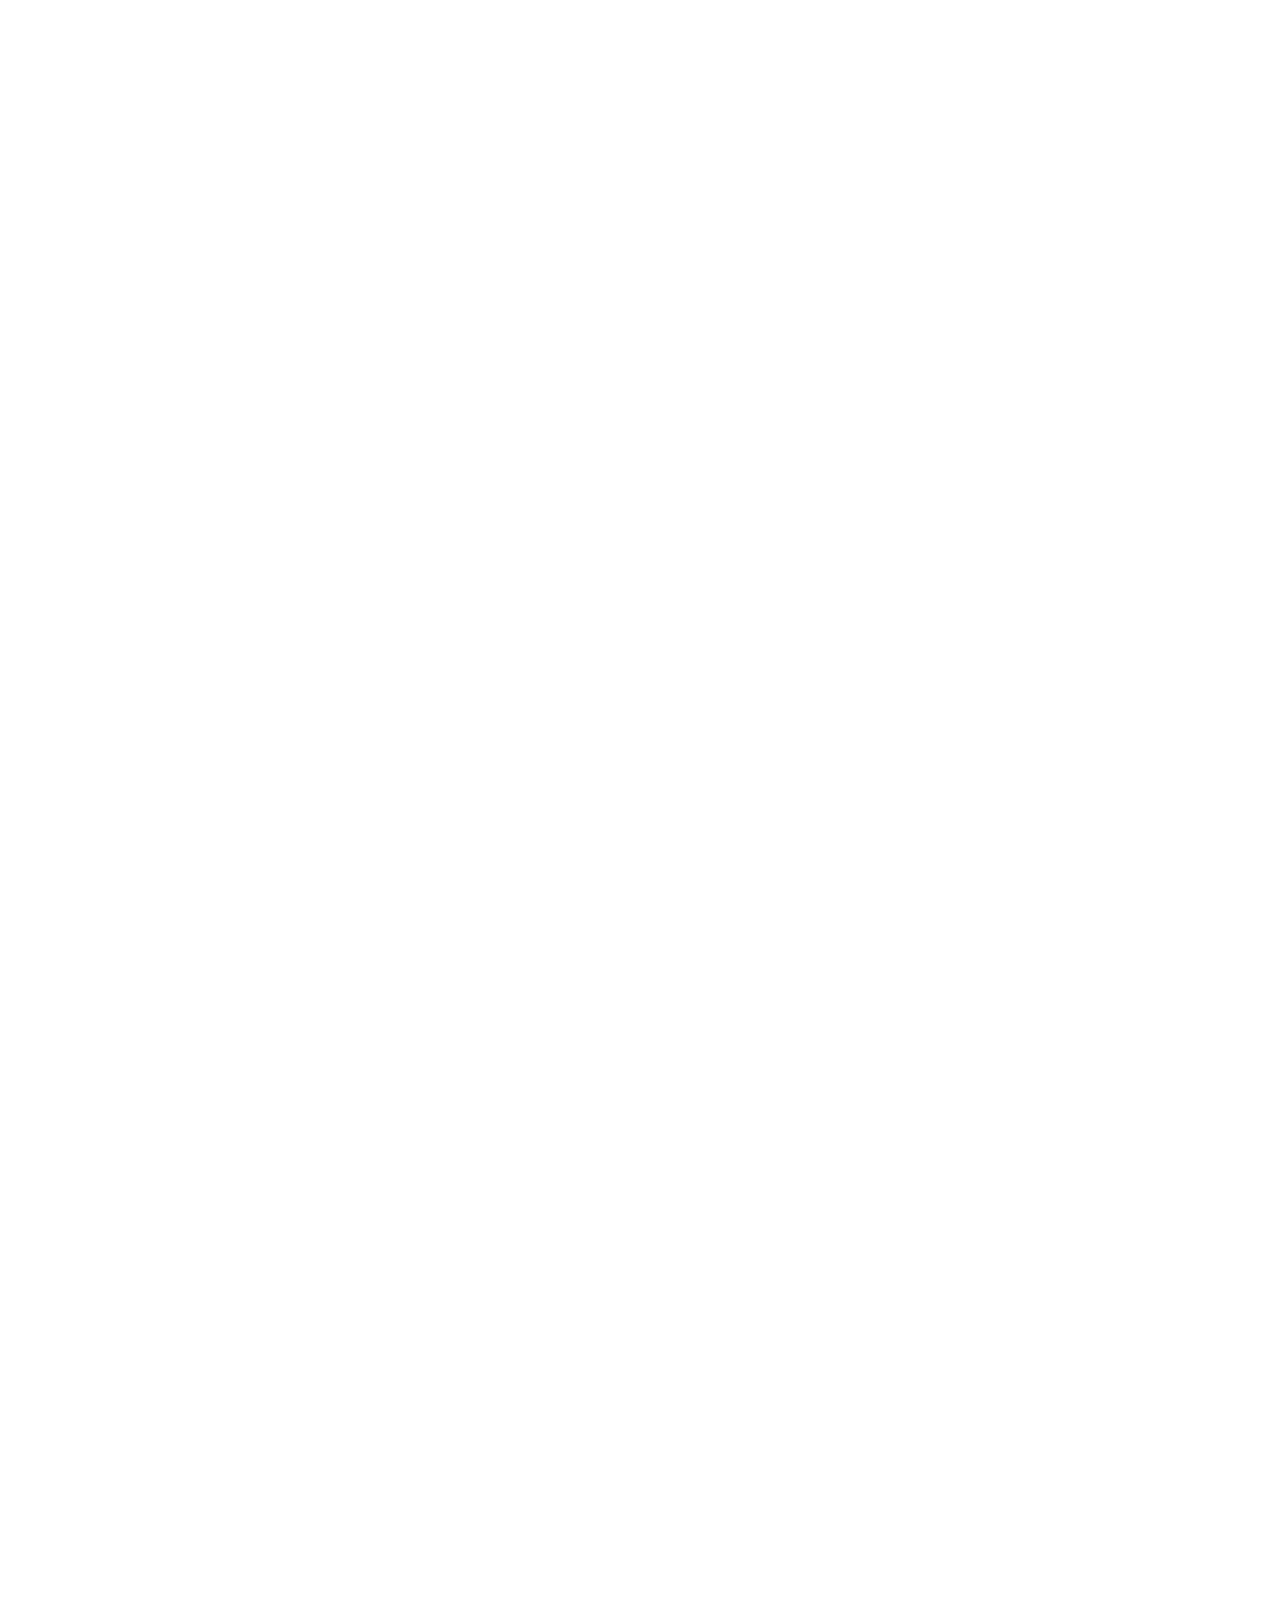
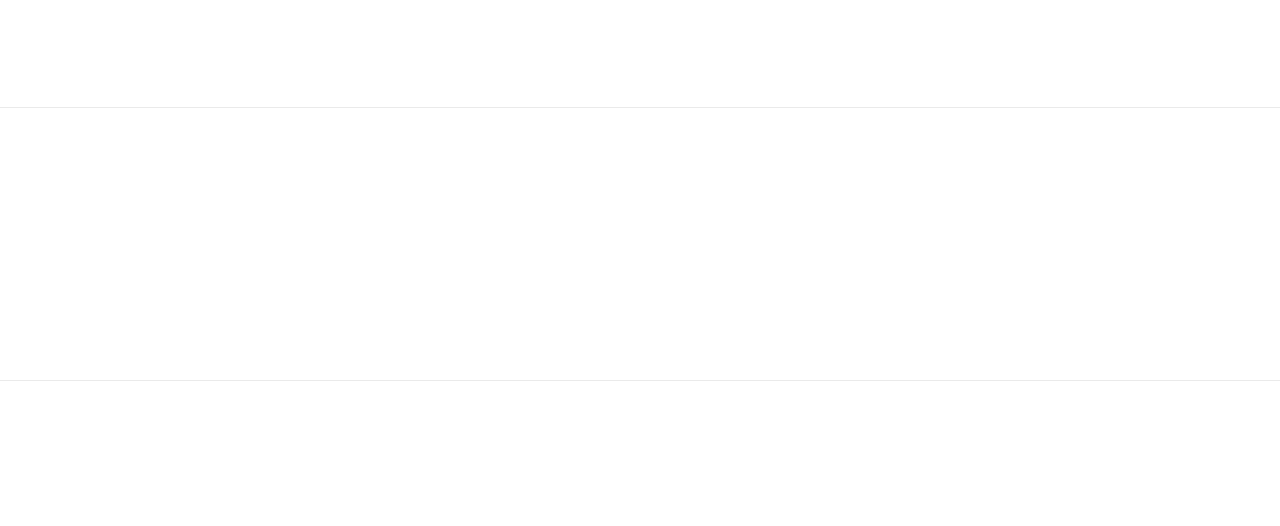
<file: research.html>
<!DOCTYPE html>
<html lang="en">
	<head>
		<meta charset="utf-8" >
		<title>研究活動 | 明治大学 農学部 生命科学科 メディカル･バイオエンジニアリング研究室（旧発生工学研究室）</title>
		<meta name="viewport" content="width=device-width, initial-scale=1">
		<link rel="icon" href="i/favicon.png" type="image/x-icon">
		<!-- AOS 3.0.0-beta.6 plugin CSS (Animations) -->
		<link rel="stylesheet" href="https://unpkg.com/aos@next/dist/aos.css" />
		<!-- Google Fonts -->
		<link href="https://fonts.googleapis.com/css2?family=Noto+Sans+JP:wght@100;200;300;400;500;600;700;800;900&family=Inter:wght@100;200;300;400;500;600;700;800;900&subset=latin&display=swap" rel="stylesheet">
		<!-- Startup CSS + Bootstrap CSS (Styles for all blocks) - Remove ".min" if you want to edit a css code -->
		<link href="css/styles.min.css" rel="stylesheet" />
		<!-- jQuery 3.6.0 (uncomment line below if you need jQuery) -->
		<!-- <script src="https://cdnjs.cloudflare.com/ajax/libs/jquery/3.6.0/jquery.min.js"></script> -->
		<link rel="apple-touch-icon" sizes="180x180" href="/apple-touch-icon.png">
		<link rel="icon" type="image/png" sizes="32x32" href="/favicon-32x32.png">
		<link rel="icon" type="image/png" sizes="16x16" href="/favicon-16x16.png">
		<link rel="manifest" href="/site.webmanifest">
		<link rel="mask-icon" href="/safari-pinned-tab.svg" color="#4a5aa7">
		<meta name="msapplication-TileColor" content="#da532c">
		<meta name="theme-color" content="#ffffff">
	</head> 
	<body>
<!-- Navigation 2 -->
	<nav class="bg-bg-3 sticky-top py-lg-6 py-3" style="padding-right: 0px; margin-right: 0px;">
		<div class="d-block d-lg-none">
			<div class="container">
				<div class="row align-items-center g-0">
					<div class="text-center col-10 ps-3 col-md-7" data-aos="fade-down" data-aos-delay="250">
						<a href="#" class="float-start">
							<img src="i/nagslab.svg" srcset="i/nagslab.svg 2x" alt="" class="img-fluid" data-aos="fade-down" data-aos-delay="0">
						</a>
					</div>
					<div class="col-2 col-md-5" data-aos="fade-down" data-aos-delay="0">
						<a href="#" class="d-lg-none rounded-circle custom-mobile-nav-btn btn btn-width-equal-height bg-bg-3 fs-5 float-end" data-bs-toggle="offcanvas" data-bs-target="#custom-id-j2q9yvgg">
							<svg width="26" height="26" viewBox="0 0 16 16" fill="none" xmlns="http://www.w3.org/2000/svg" class="fill-dark-2">
								<path d="M2.00016 5.33333H14.0002C14.177 5.33333 14.3465 5.2631 14.4716 5.13807C14.5966 5.01305 14.6668 4.84348 14.6668 4.66667C14.6668 4.48986 14.5966 4.32029 14.4716 4.19526C14.3465 4.07024 14.177 4 14.0002 4H2.00016C1.82335 4 1.65378 4.07024 1.52876 4.19526C1.40373 4.32029 1.3335 4.48986 1.3335 4.66667C1.3335 4.84348 1.40373 5.01305 1.52876 5.13807C1.65378 5.2631 1.82335 5.33333 2.00016 5.33333ZM14.0002 10.6667H2.00016C1.82335 10.6667 1.65378 10.7369 1.52876 10.8619C1.40373 10.987 1.3335 11.1565 1.3335 11.3333C1.3335 11.5101 1.40373 11.6797 1.52876 11.8047C1.65378 11.9298 1.82335 12 2.00016 12H14.0002C14.177 12 14.3465 11.9298 14.4716 11.8047C14.5966 11.6797 14.6668 11.5101 14.6668 11.3333C14.6668 11.1565 14.5966 10.987 14.4716 10.8619C14.3465 10.7369 14.177 10.6667 14.0002 10.6667ZM14.0002 7.33333H2.00016C1.82335 7.33333 1.65378 7.40357 1.52876 7.5286C1.40373 7.65362 1.3335 7.82319 1.3335 8C1.3335 8.17681 1.40373 8.34638 1.52876 8.4714C1.65378 8.59643 1.82335 8.66667 2.00016 8.66667H14.0002C14.177 8.66667 14.3465 8.59643 14.4716 8.4714C14.5966 8.34638 14.6668 8.17681 14.6668 8C14.6668 7.82319 14.5966 7.65362 14.4716 7.5286C14.3465 7.40357 14.177 7.33333 14.0002 7.33333Z">
								</path>
							</svg>
						</a>
					</div>
					<div class="col-3" data-aos="fade-down" data-aos-delay="500">
					</div>
				</div>
			</div>
		</div>
		<div class="offcanvas offcanvas-start bg-bg-1" id="custom-id-j2q9yvgg" aria-hidden="true">
			<div class="offcanvas-header">
				<a href="#">
					<img src="i/nagaslabwhite.svg" srcset="i/nagaslabwhite.svg 2x" alt="" class="img-fluid pt-2">				
				</a>
				<a href="#" class="btn btn-sm btn-width-equal-height pb-20" data-bs-dismiss="offcanvas">
					<svg width="24" height="24" viewBox="0 0 16 16" fill="none" xmlns="http://www.w3.org/2000/svg" class="fill-bg-3">
						<path d="M8.9398 8L13.1398 3.80667C13.2653 3.68113 13.3359 3.51087 13.3359 3.33333C13.3359 3.1558 13.2653 2.98554 13.1398 2.86C13.0143 2.73447 12.844 2.66394 12.6665 2.66394C12.4889 2.66394 12.3187 2.73447 12.1931 2.86L7.9998 7.06L3.80646 2.86C3.68093 2.73447 3.51066 2.66394 3.33313 2.66394C3.1556 2.66394 2.98533 2.73447 2.8598 2.86C2.73426 2.98554 2.66374 3.1558 2.66374 3.33333C2.66374 3.51087 2.73426 3.68113 2.8598 3.80667L7.0598 8L2.8598 12.1933C2.79731 12.2553 2.74771 12.329 2.71387 12.4103C2.68002 12.4915 2.6626 12.5787 2.6626 12.6667C2.6626 12.7547 2.68002 12.8418 2.71387 12.9231C2.74771 13.0043 2.79731 13.078 2.8598 13.14C2.92177 13.2025 2.99551 13.2521 3.07675 13.2859C3.15798 13.3198 3.24512 13.3372 3.33313 13.3372C3.42114 13.3372 3.50827 13.3198 3.58951 13.2859C3.67075 13.2521 3.74449 13.2025 3.80646 13.14L7.9998 8.94L12.1931 13.14C12.2551 13.2025 12.3288 13.2521 12.4101 13.2859C12.4913 13.3198 12.5785 13.3372 12.6665 13.3372C12.7545 13.3372 12.8416 13.3198 12.9228 13.2859C13.0041 13.2521 13.0778 13.2025 13.1398 13.14C13.2023 13.078 13.2519 13.0043 13.2857 12.9231C13.3196 12.8418 13.337 12.7547 13.337 12.6667C13.337 12.5787 13.3196 12.4915 13.2857 12.4103C13.2519 12.329 13.2023 12.2553 13.1398 12.1933L8.9398 8Z">
						</path>
					</svg>
				</a>
			</div>
			<div class="offcanvas-body pt-4">
				<div class="row g-0">
					<a href="index.html" class="py-2 d-inline-block font-heading fw-5 text-bg-3 fs-4" data-bs-target="">
								ホーム
					</a>
					<a href="somaticcellcloning.html" class="font-heading fs-5 text-bg-3 lh-lg my-1">
								体細胞クローニング
					</a>
					<a href="tganimal.html" class="font-heading fs-5 text-bg-3 lh-lg my-1" data-bs-target="">
								遺伝子改変動物
					</a>
					<a href="genebank.html" class="font-heading fs-5 text-bg-3 lh-lg my-1" data-bs-target="">
								凍結保存とジーン･バンク
					</a>
					<a href="art.html" class="font-heading fs-5 text-bg-3 lh-lg my-1" data-bs-target="">
								発生工学の生殖医療への応用
					</a>
				</div>
				<div class="mt-2">
					<a href="applications.html" class="py-2 d-inline-block font-heading fw-5 text-bg-3 fs-4" data-bs-target="">
								発生工学の活用
					</a>
				</div>
				<div>
					<a href="research.html" class="py-2 d-inline-block font-heading fw-5 text-bg-3 fs-4" data-bs-target="">
								研究活動
					</a>
				</div>
				<div>
					<a href="meeting.html" class="py-2 d-inline-block font-heading fw-5 text-bg-3 fs-4" data-bs-target="">
								学会活動
					</a>
				</div>
				<div>
					<a href="https://muiibr.com/?qards_page=newsmedia/" class="py-2 d-inline-block font-heading fw-5 text-bg-3 fs-4" data-bs-target="" target="_blank">
								ニュース
					</a>
				</div>
			</div>
		</div>
		<div class="d-none d-lg-block">
			<div class="container">
				<div class="justify-content-between align-items-center row g-0">
					<div class="col-5">
						<a href="index.html">
							<img src="i/nagslab.svg" srcset="i/nagslab.svg 2x" alt="" class="img-fluid" data-aos="fade-down" data-aos-delay="0">						
						</a>
					</div>
					<div class="d-flex justify-content-end col-7 opacity-80">
						<a href="index.html" class="mx-4 font-heading fs-5 fw-5 text-dark-2" data-aos="fade-down" data-aos-delay="150">
									ホーム
						</a>
						<a href="applications.html" class="mx-4 font-heading fs-5 fw-5 text-dark-2" data-aos="fade-down" data-aos-delay="150">
									発生工学の活用
						</a>
						<a href="research.html" class="mx-4 font-heading fs-5 fw-5 text-dark-2" data-aos="fade-down" data-aos-delay="250">
									研究活動
						</a>
						<a href="meeting.html" class="mx-4 font-heading fs-5 fw-5 text-dark-2" data-aos="fade-down" data-aos-delay="400">
									学会活動
						</a>
						<a href="https://muiibr.com/?qards_page=newsmedia/" class="ms-4 font-heading fs-5 fw-5 text-dark-2" data-aos="fade-down" data-aos-delay="500" target="_blank">
									ニュース
						</a>
					</div>
				</div>
			</div>
		</div>
	</nav>
	<!-- Feature 8 -->
		<section class="py-10 py-lg-20 bg-light-1 bg-size-cover bg-position-center" data-bg-src="i/fe0e1e7fe4442c85094c344f45acb3de.jpg" data-bg-src-2x="i/fe0e1e7fe4442c85094c344f45acb3de.jpg">
			<div class="container col-xl-9">
				<div class="align-items-md-center justify-content-between">
					<div class="col-md-7 col-lg-6 col-xl-6 mb-8 mt-md-20 mb-md-20 py-12 row g-0 text-start mx-8 mx-xl-0">
						<h2 class="text-md-start font-heading text-bg-3 mb-12 text-start" data-aos="fade-down" data-aos-delay="250">
									研究活動
						</h2>
						<p class="text-md-start text-bg-3 font-heading fs-3 mb-6 text-start" data-aos="fade-down" data-aos-delay="500">
									研究で人間力を磨く！
						</p>
						<p class="text-md-start mb-0 font-body text-bg-3 fw-4 text-start" data-aos="fade-down" data-aos-delay="500">
									研究にはあらゆる「仕事」の要素が詰まっています。例えば、情報のインプット (学び) ／プロセス (加工し) ／アウトプット (発信する) という作業は、自然科学の研究だけでなく、あらゆる仕事に共通しています。また、研究を通じて、論理的に考え、システマティックに行動する姿勢が身に付きます。 すぐれた研究者になるためには、洞察力、コミュニケーション能力、調和力、注意深さ、決断力など、総合的な「人間力」が求められます。 真剣に研究に打ち込むことで「どこに出ても通用する」人間力が養成されます。
						</p>
					</div>
				</div>
			</div>
		</section>
		<!-- Content 12 -->
			<section class="py-10 py-lg-20 text-center bg-bg-3">
				<div class="container px-4">
					<h5 class="font-heading text-light-3 mt-4 mb-12">
								主な研究プロジェクト (研究代表及び分担)
					</h5>
					<div class="row">
						<div class="mb-8 col-lg-4 d-flex" data-aos="fade-down" data-aos-delay="0">
							<div class="w-100 border rounded-3 border-light-1 px-6 py-12 bg-light-1">
								<h2 class="mb-4 text-start font-heading fs-5 text-light-3">
											日本学術振興会 科学研究費助成事業
								</h2>
								<p class="mb-0 remove-br-lg text-start font-body text-dark-2">
											基盤研究（A）2015～2018年度「常染色体優性遺伝病モデル遺伝子改変ブタにおける病態発症機構の解明と表現型制御」（研究代表者）
								</p>
							</div>
						</div>
						<div class="mb-8 col-lg-4 d-flex" data-aos="fade-down" data-aos-delay="0">
							<div class="w-100 border rounded-3 border-light-1 px-6 py-12 bg-light-1">
								<h2 class="mb-4 text-start font-heading fs-5 text-light-3">
											国立研究開発法人日本医療研究開発機構
								</h2>
								<p class="mb-0 remove-br-lg text-start font-body text-dark-2">
											再生医療実現拠点ネットワークプログラム（疾患・組織別実用化研究拠点（拠点B））2016～2018年度「iPS細胞を用いた代謝性臓器の創出技術開発拠点」（研究分担者）
								</p>
							</div>
						</div>
						<div class="mb-8 col-lg-4 d-flex" data-aos="fade-down" data-aos-delay="0">
							<div class="w-100 border rounded-3 border-light-1 px-6 py-12 bg-light-1">
								<h2 class="mb-4 text-start font-heading fs-5 text-light-3">
											日本学術振興会 科学研究費助成事業
								</h2>
								<p class="mb-0 remove-br-lg text-start font-body text-dark-2">
											腎疾患実用化研究事業（血液透析に代わる進行性腎障害の新規治療法の開発に関する研究）2016～2017年度「霊長類を用いた再生腎臓による実践的前臨床試験」（研究分担者）
								</p>
							</div>
						</div>
						<div class="mb-8 col-lg-4 d-flex" data-aos="fade-down" data-aos-delay="0">
							<div class="w-100 border rounded-3 border-light-1 px-6 py-12 bg-light-1">
								<h2 class="mb-4 text-start font-heading fs-5 text-light-3">
											日本学術振興会
								</h2>
								<p class="mb-0 remove-br-lg text-start font-body text-dark-2">
											挑戦的萌芽研究2015～2016年度「ガラス化凍結技術を応用した膵ランゲルハンス島シート超低温保存法と機能評価法の開発」（研究分担者）
								</p>
							</div>
						</div>
						<div class="mb-8 col-lg-4 d-flex" data-aos="fade-down" data-aos-delay="0">
							<div class="w-100 border rounded-3 border-light-1 px-6 py-12 bg-light-1">
								<h2 class="mb-4 text-start font-heading fs-5 text-light-3">
											国立研究開発法人日本医療研究開発機構
								</h2>
								<p class="mb-0 remove-br-lg text-start font-body text-dark-2">
											難治性疾患実用化研究事業（革新的な医薬品等の開発を促進させる研究）2015～2016年度「ドラッグリポジショニングによる神経線維腫症1型の進行阻止薬の開発」（研究分担者）
								</p>
							</div>
						</div>
						<div class="mb-8 col-lg-4 d-flex" data-aos="fade-down" data-aos-delay="0">
							<div class="w-100 border rounded-3 border-light-1 px-6 py-12 bg-light-1">
								<h2 class="mb-4 text-start font-heading fs-5 text-light-3">
											国立研究開発法人日本医療研究開発機構
								</h2>
								<p class="mb-0 remove-br-lg text-start font-body text-dark-2">
											革新的先端研究開発支援事業（ユニットタイプ）2015年度「人工多能性幹細胞(iPS)作製・制御等の医療基盤技術研究領域：ヒトiPS細胞の高品質化とその検証・応用」（研究分担者）
								</p>
							</div>
						</div>
						<div class="mb-8 col-lg-4 d-flex" data-aos="fade-down" data-aos-delay="0">
							<div class="w-100 border rounded-3 border-light-1 px-6 py-12 bg-light-1">
								<h2 class="mb-4 text-start font-heading fs-5 text-light-3">
											国立研究開発法人日本医療研究開発機構
								</h2>
								<p class="mb-0 remove-br-lg text-start font-body text-dark-2">
											革新的先端研究開発支援事業インキュベートタイプ（LEAP)2015～2019年度「発生原理に基づく機能的立体臓器再生技術の開発」（研究分担者　大動物モデル研究　グループリーダー）
								</p>
							</div>
						</div>
						<div class="mb-8 col-lg-4 d-flex" data-aos="fade-down" data-aos-delay="0">
							<div class="w-100 border rounded-3 border-light-1 px-6 py-12 bg-light-1">
								<h2 class="mb-4 text-start font-heading fs-5 text-light-3">
											科学技術振興機構
								</h2>
								<p class="mb-0 remove-br-lg text-start font-body text-dark-2">
											戦略的創造研究推進（ＥＲＡＴＯ後継プロジェクト）2013～2015年度「発生原理に基づく機能的立体臓器再生技術の開発」（研究分担者　大動物モデル研究　グループリーダー）
								</p>
							</div>
						</div>
						<div class="mb-8 col-lg-4 d-flex" data-aos="fade-down" data-aos-delay="0">
							<div class="w-100 border rounded-3 border-light-1 px-6 py-12 bg-light-1">
								<h2 class="mb-4 text-start font-heading fs-5 text-light-3">
											厚生労働科学研究費補助金
								</h2>
								<p class="mb-0 remove-br-lg text-start font-body text-dark-2">
											難病・がん等の疾患分野の医療の実用化研究事業（再生医療関係研究分野）2013～2015年度「医療に役立つブタの開発研究：免疫のないブタからヒト血液をもつブタへ」（研究分担者）
								</p>
							</div>
						</div>
						<div class="mb-8 col-lg-4 d-flex" data-aos="fade-down" data-aos-delay="0">
							<div class="w-100 border rounded-3 border-light-1 px-6 py-12 bg-light-1">
								<h2 class="mb-4 text-start font-heading fs-5 text-light-3">
											日本学術振興会 科学研究費助成事業
								</h2>
								<p class="mb-0 remove-br-lg text-start font-body text-dark-2">
											基盤研究（B）2013～2015年度「膵ランゲルハルス島移植時の適切な移植部位が探索できるクローンブタの作出とその応用」（研究分担者）
								</p>
							</div>
						</div>
						<div class="mb-8 col-lg-4 d-flex" data-aos="fade-down" data-aos-delay="0">
							<div class="w-100 border rounded-3 border-light-1 px-6 py-12 bg-light-1">
								<h2 class="mb-4 text-start font-heading fs-5 text-light-3">
											科学技術振興機構
								</h2>
								<p class="mb-0 remove-br-lg text-start font-body text-dark-2">
											戦略的創造研究推進（ERATO特別重点期間）2013年度「中内幹細胞制御プロジェクト：臓器欠損大型動物を用いた臓器再生技術の研究」（研究分担者　大動物モデル研究　グループリーダー）
								</p>
							</div>
						</div>
						<div class="mb-8 col-lg-4 d-flex" data-aos="fade-down" data-aos-delay="0">
							<div class="w-100 border rounded-3 border-light-1 px-6 py-12 bg-light-1">
								<h2 class="mb-4 text-start font-heading fs-5 text-light-3">
											日本学術振興会
								</h2>
								<p class="mb-0 remove-br-lg text-start font-body text-dark-2">
											挑戦的萌芽研究2012～2013年度「免疫抑制剤の膵ランゲルハンス島に及ぼす影響を解析する生体類似システムの構築」（研究分担者）
								</p>
							</div>
						</div>
						<div class="mb-8 col-lg-4 d-flex" data-aos="fade-down" data-aos-delay="0">
							<div class="w-100 border rounded-3 border-light-1 px-6 py-12 bg-light-1">
								<h2 class="mb-4 text-start font-heading fs-5 text-light-3">
											厚生労働科学研究費補助金
								</h2>
								<p class="mb-0 remove-br-lg text-start font-body text-dark-2">
											免疫アレルギー疾患等予防・治療研究事業2011～2013年度「バイオ人工細胞・臓器の開発による糖尿病その他の疾患の治療」（研究分担者）
								</p>
							</div>
						</div>
						<div class="mb-8 col-lg-4 d-flex" data-aos="fade-down" data-aos-delay="0">
							<div class="w-100 border rounded-3 border-light-1 px-6 py-12 bg-light-1">
								<h2 class="mb-4 text-start font-heading fs-5 text-light-3">
											日本学術振興会
								</h2>
								<p class="mb-0 remove-br-lg text-start font-body text-dark-2">
											科学研究費助成事業：基盤研究（C）2011～2013年度「糖尿病合併症研究に適した病態モデルブタの開発」（研究代表者）
								</p>
							</div>
						</div>
						<div class="mb-8 col-lg-4 d-flex" data-aos="fade-down" data-aos-delay="0">
							<div class="w-100 border rounded-3 border-light-1 px-6 py-12 bg-light-1">
								<h2 class="mb-4 text-start font-heading fs-5 text-light-3">
											日本学術振興会
								</h2>
								<p class="mb-0 remove-br-lg text-start font-body text-dark-2">
											科学研究費助成事業：基盤研究（B）2011～2013年度「ドナー臓器保護作用に基づく大動物移植肺生着延長戦略－同種移植から異種移植への展開」（研究分担者）
								</p>
							</div>
						</div>
						<div class="mb-8 col-lg-4 d-flex" data-aos="fade-down" data-aos-delay="0">
							<div class="w-100 border rounded-3 border-light-1 px-6 py-12 bg-light-1">
								<h2 class="mb-4 text-start font-heading fs-5 text-light-3">
											科学技術振興機構
								</h2>
								<p class="mb-0 remove-br-lg text-start font-body text-dark-2">
											CREST戦略的創造研究推進事業2010～2016年度「研究領域「人工多能性幹細胞（ｉＰＳ細胞）作製・制御等の医療基盤技術」：ヒトiPS細胞の高品質化とその検証・応用」（研究分担者）
								</p>
							</div>
						</div>
						<div class="mb-8 col-lg-4 d-flex" data-aos="fade-down" data-aos-delay="0">
							<div class="w-100 border rounded-3 border-light-1 px-6 py-12 bg-light-1">
								<h2 class="mb-4 text-start font-heading fs-5 text-light-3">
											国立研究開発法人日本医療研究開発機構
								</h2>
								<p class="mb-0 remove-br-lg text-start font-body text-dark-2">
											再生医療実用化研究事業2012～2016年度「関節治療を加速する細胞シートによる再生医療の実現」（研究分担者）
								</p>
							</div>
						</div>
						<div class="mb-8 col-lg-4 d-flex" data-aos="fade-down" data-aos-delay="0">
							<div class="w-100 border rounded-3 border-light-1 px-6 py-12 bg-light-1">
								<h2 class="mb-4 text-start font-heading fs-5 text-light-3">
											厚生労働省
								</h2>
								<p class="mb-0 remove-br-lg text-start font-body text-dark-2">
											科学研究費助成金2009～2011年度「細胞シートによる関節治療を目指した臨床研究」（研究分担者）
								</p>
							</div>
						</div>
						<div class="mb-8 col-lg-4 d-flex" data-aos="fade-down" data-aos-delay="0">
							<div class="w-100 border rounded-3 border-light-1 px-6 py-12 bg-light-1">
								<h2 class="mb-4 text-start font-heading fs-5 text-light-3">
											日本学術振興会
								</h2>
								<p class="mb-0 remove-br-lg text-start font-body text-dark-2">
											科学研究費助成事業：基盤研究（A）2007～2010年度「信頼性の確立したGal完全ノックアウトブタを用いたブタ・サル間異種腎・膵島移植」（研究分担者）
								</p>
							</div>
						</div>
						<div class="mb-8 col-lg-4 d-flex" data-aos="fade-down" data-aos-delay="0">
							<div class="w-100 border rounded-3 border-light-1 px-6 py-12 bg-light-1">
								<h2 class="mb-4 text-start font-heading fs-5 text-light-3">
											生物系特定産業技術研究支援センター
								</h2>
								<p class="mb-0 remove-br-lg text-start font-body text-dark-2">
											基礎研究推進事業 2003～2007年度 「クローンブタを用いた幹細胞移植治療の評価モデルの確立」（研究代表者）
								</p>
							</div>
						</div>
						<div class="mb-8 col-lg-4 d-flex" data-aos="fade-down" data-aos-delay="0">
							<div class="w-100 border rounded-3 border-light-1 px-6 py-12 bg-light-1">
								<h2 class="mb-4 text-start font-heading fs-5 text-light-3">
											科学技術振興機構
								</h2>
								<p class="mb-0 remove-br-lg text-start font-body text-dark-2">
											戦略的創造研究推進事業 ERATO 中内幹細胞制御プロジェクト 2007～2012年度（研究分担者　大動物モデル研究　グループリーダー）
								</p>
							</div>
						</div>
						<div class="mb-8 col-lg-4 d-flex" data-aos="fade-down" data-aos-delay="0">
							<div class="w-100 border rounded-3 border-light-1 px-6 py-12 bg-light-1">
								<h2 class="mb-4 text-start font-heading fs-5 text-light-3">
											文部科学省
								</h2>
								<p class="mb-0 remove-br-lg text-start font-body text-dark-2">
											私立大学学術研究高度化事業　ハイテク・リサーチセンター 2001～2008年度 「21世紀の食糧生産・生物活用のためのバイオテクノロジー」　（研究分担者）
								</p>
							</div>
						</div>
						<div class="mb-8 col-lg-4 d-flex" data-aos="fade-down" data-aos-delay="0">
							<div class="w-100 border rounded-3 border-light-1 px-6 py-12 bg-light-1">
								<h2 class="mb-4 text-start font-heading fs-5 text-light-3">
											文部科学省
								</h2>
								<p class="mb-0 remove-br-lg text-start font-body text-dark-2">
											私立大学学術研究高度化事業　学術フロンティア推進事業 2006～2010年度 「高度先端医療を支援するハイパフォーマンスバイオマテリアルの創製と その医療用デバイスとしての応用」 （研究分担者）
								</p>
							</div>
						</div>
						<div class="mb-8 col-lg-4 d-flex" data-aos="fade-down" data-aos-delay="0">
							<div class="w-100 border rounded-3 border-light-1 px-6 py-12 bg-light-1">
								<h2 class="mb-4 text-start font-heading fs-5 text-light-3">
											生物系特定産業技術研究支援センター
								</h2>
								<p class="mb-0 remove-br-lg text-start font-body text-dark-2">
											基礎研究推進事業 1996～2000年度 「臓器移植医療に応用するためのブタの品種改良・増産に関する研究」（研究分担者）
								</p>
							</div>
						</div>
					</div>
				</div>
			</section>
			<!-- Call to action 2 -->
				<section class="py-10 py-md-20 bg-bg-3 text-center border-top border-1 border-bg-2">
					<div class="container">
						<div class="row flex-column align-items-center">
							<a href="https://muiibr.com" class="col-xl-9 col-lg-9 col-md-9" target="_blank">
								<img src="i/----1642227311.png" srcset="i/----1642227311.png 2x" alt="" class="img-fluid mb-6 w-50 px-xl-20 mx-xl-20" data-aos="fade-down" data-aos-delay="0">
								<h5 class="font-heading fs-6 text-light-3 fw-6" data-aos="fade-down" data-aos-delay="150">
																												明治大学バイオリソース研究国際インスティテュート
								</h5>
								<h5 class="fs-6 text-light-3 font-body lh-lg fw-4" data-aos="fade-down" data-aos-delay="150">
																												Meiji University International Institute for Bio-Resource Research
								</h5>
							</a>
						</div>
					</div>
				</section>
				<!-- Footer 8 -->
					<footer class="bg-bg-3 pt-md-10 py-8 text-center text-lg-start border-top border-1 border-bg-2">
						<div class="container">
							<div class="flex-column flex-lg-row align-items-center justify-content-center row g-0">
								<div class="mb-lg-0 order-1 order-lg-0 col-lg-10 row g-0 col-10" data-aos="fade-down" data-aos-delay="0">
									<p class="font-body fs-6 lh-1 text-dark-2 mb-md-2 mb-sm-2 mb-2 mb-xl-1">
																													〒214-8571  神奈川県川崎市多摩区東三田1-1-1
									</p>
									<p class="font-body text-dark-2 fs-6 text-wrap lh-sm mb-xl-2">
																													明治大学 農学部 生命科学科 メディカル･バイオエンジニアリング研究室 (旧 発生工学研究室)
									</p>
									<p class="font-body fs-6 text-light-3 lh-1 opacity-80 mb-xl-0 d-md-none d-xl-block d-lg-block d-sm-none d-none" placeholder="">
																													Copyright © Meiji University. All rights reserved.
									</p>
								</div>
								<div class="text-lg-end order-2 col-lg-2" data-aos="fade-down" data-aos-delay="250">
									<a data-bs-target="" href="https://www.meiji.ac.jp" target="_blank" class="col-md-2 col-xl-auto col-lg-auto col-sm-3 col-4">
										<img src="i/meiji.svg" srcset="i/meiji.svg 2x" alt="" class="img-fluid ps-xl-8 pt-md-4 pt-xl-0 pt-lg-0 py-sm-4">
									</a>
									<p class="font-body fs-6 text-light-3 lh-1 opacity-80 mb-xl-0 mt-md-8 d-xl-none d-lg-none mt-8" placeholder="">
																													Copyright © Meiji University. All rights reserved.
									</p>
								</div>
							</div>
						</div>
					</footer>

		<!-- Bootstrap JS -->
		<script src="https://cdn.jsdelivr.net/npm/bootstrap@5.1.2/dist/js/bootstrap.bundle.min.js"></script>

		<!-- AOS 3.0.0-beta.6 plugin JS (Animations) -->
		<script src="https://unpkg.com/aos@next/dist/aos.js"></script>
		
		<!-- Startup JS (Custom js for all blocks) - Remove ".min" if you want to edit a JS code -->
		<script src="js/scripts.min.js"></script>
	</body>
</html>
</file>
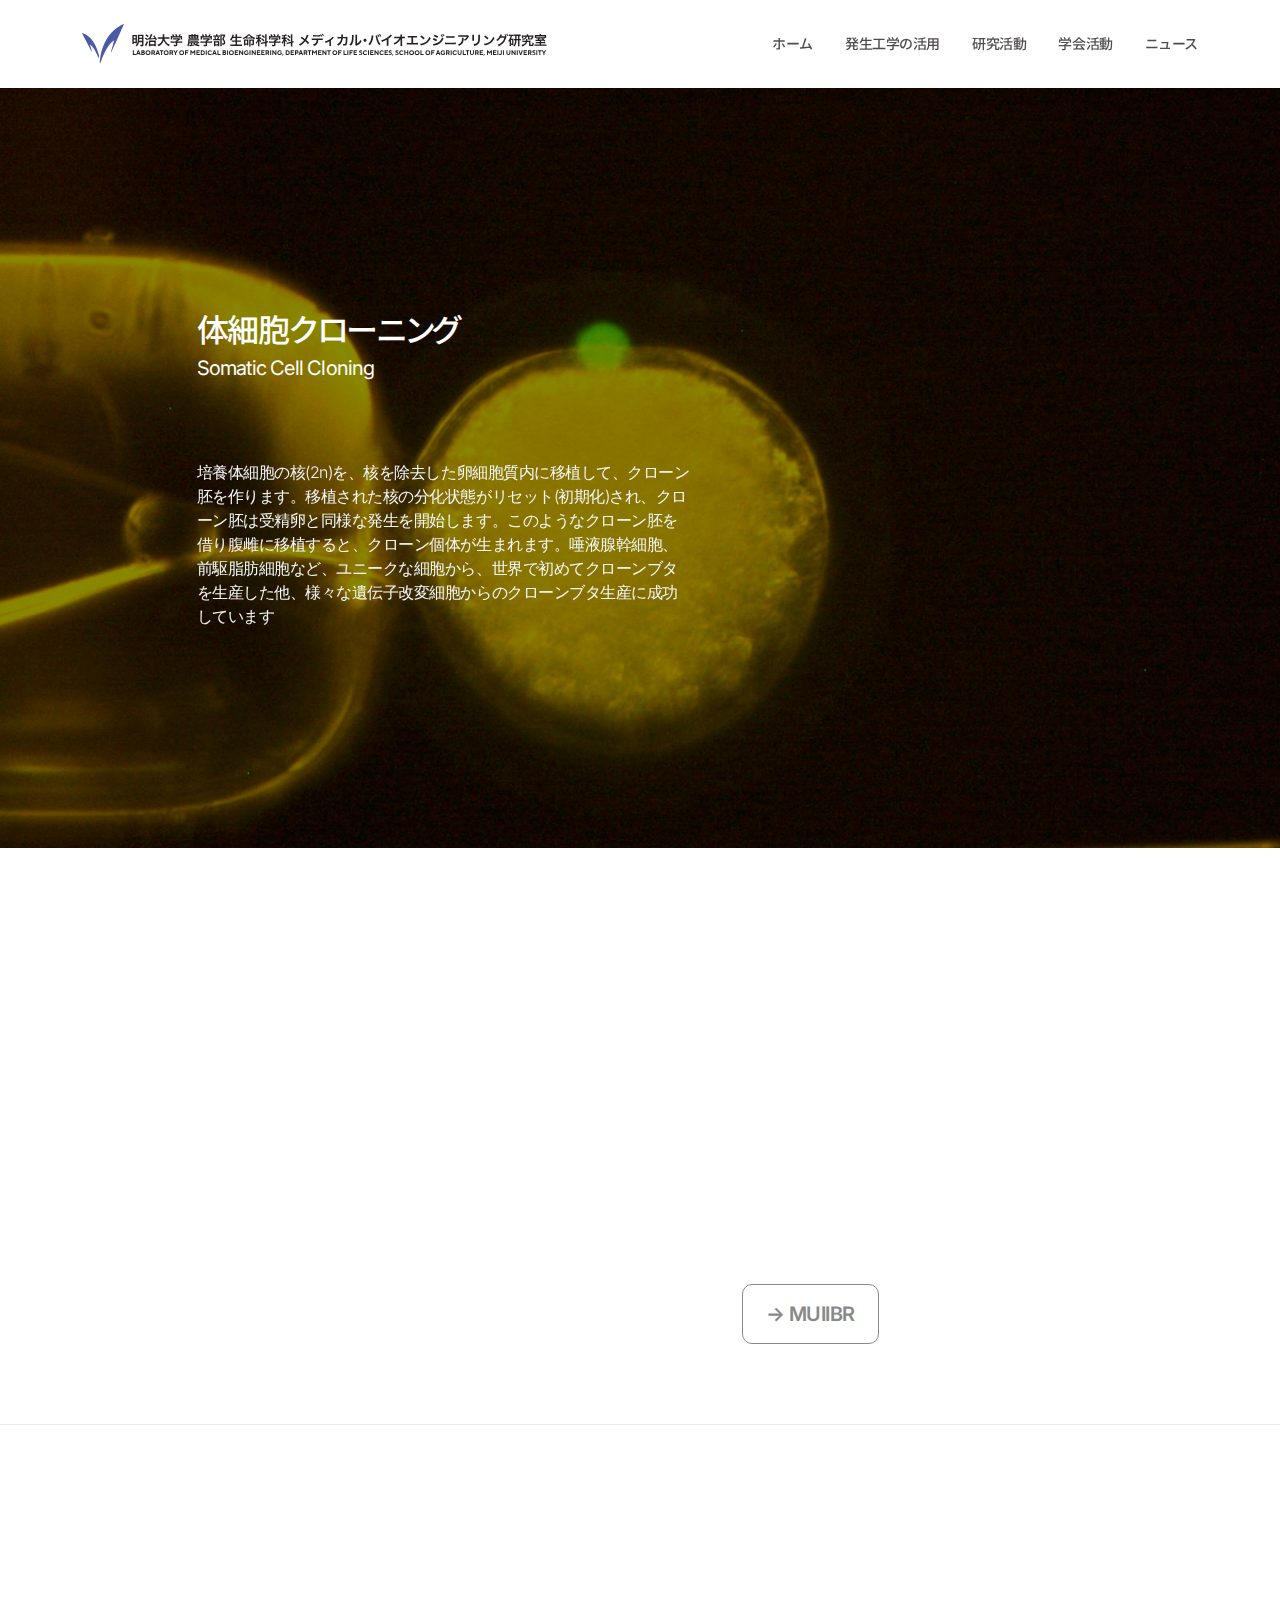
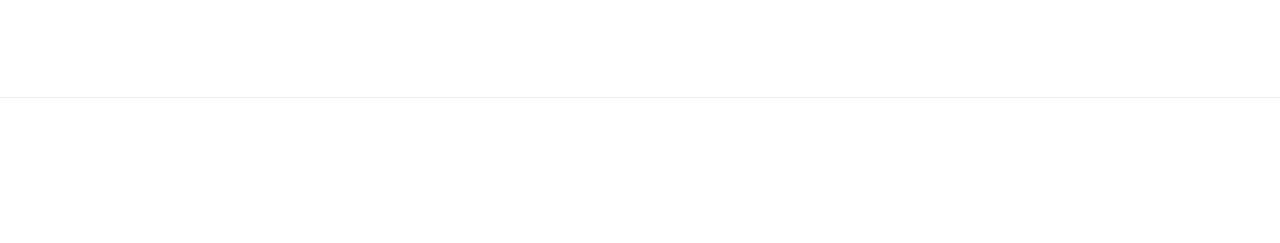
<file: somaticcellcloning.html>
<!DOCTYPE html>
<html lang="en">
	<head>
		<meta charset="utf-8" >
		<title>体細胞クローニング | 明治大学 農学部 生命科学科 メディカル･バイオエンジニアリング研究室（旧発生工学研究室）</title>
		<meta name="viewport" content="width=device-width, initial-scale=1">
		<link rel="icon" href="i/favicon.png" type="image/x-icon">
		<!-- AOS 3.0.0-beta.6 plugin CSS (Animations) -->
		<link rel="stylesheet" href="https://unpkg.com/aos@next/dist/aos.css" />
		<!-- Google Fonts -->
		<link href="https://fonts.googleapis.com/css2?family=Noto+Sans+JP:wght@100;200;300;400;500;600;700;800;900&family=Inter:wght@100;200;300;400;500;600;700;800;900&subset=latin&display=swap" rel="stylesheet">
		<!-- Startup CSS + Bootstrap CSS (Styles for all blocks) - Remove ".min" if you want to edit a css code -->
		<link href="css/styles.min.css" rel="stylesheet" />
		<!-- jQuery 3.6.0 (uncomment line below if you need jQuery) -->
		<!-- <script src="https://cdnjs.cloudflare.com/ajax/libs/jquery/3.6.0/jquery.min.js"></script> -->
		<link rel="apple-touch-icon" sizes="180x180" href="/apple-touch-icon.png">
		<link rel="icon" type="image/png" sizes="32x32" href="/favicon-32x32.png">
		<link rel="icon" type="image/png" sizes="16x16" href="/favicon-16x16.png">
		<link rel="manifest" href="/site.webmanifest">
		<link rel="mask-icon" href="/safari-pinned-tab.svg" color="#4a5aa7">
		<meta name="msapplication-TileColor" content="#da532c">
		<meta name="theme-color" content="#ffffff">
	</head> 
	<body>
<!-- Navigation 2 -->
	<nav class="bg-bg-3 sticky-top py-lg-6 py-3" style="padding-right: 0px; margin-right: 0px;" data-bs-padding-right="0px" data-bs-margin-right="0px">
		<div class="d-block d-lg-none">
			<div class="container">
				<div class="row align-items-center g-0">
					<div class="text-center col-10 ps-3 col-md-7" data-aos="fade-down" data-aos-delay="250">
						<a href="#" class="float-start">
							<img src="i/nagslab.svg" srcset="i/nagslab.svg 2x" alt="" class="img-fluid" data-aos="fade-down" data-aos-delay="0">
						</a>
					</div>
					<div class="col-2 col-md-5" data-aos="fade-down" data-aos-delay="0">
						<a href="#" class="d-lg-none rounded-circle custom-mobile-nav-btn btn btn-width-equal-height bg-bg-3 fs-5 float-end" data-bs-toggle="offcanvas" data-bs-target="#custom-id-j2q9yvgg">
							<svg width="26" height="26" viewBox="0 0 16 16" fill="none" xmlns="http://www.w3.org/2000/svg" class="fill-dark-2">
								<path d="M2.00016 5.33333H14.0002C14.177 5.33333 14.3465 5.2631 14.4716 5.13807C14.5966 5.01305 14.6668 4.84348 14.6668 4.66667C14.6668 4.48986 14.5966 4.32029 14.4716 4.19526C14.3465 4.07024 14.177 4 14.0002 4H2.00016C1.82335 4 1.65378 4.07024 1.52876 4.19526C1.40373 4.32029 1.3335 4.48986 1.3335 4.66667C1.3335 4.84348 1.40373 5.01305 1.52876 5.13807C1.65378 5.2631 1.82335 5.33333 2.00016 5.33333ZM14.0002 10.6667H2.00016C1.82335 10.6667 1.65378 10.7369 1.52876 10.8619C1.40373 10.987 1.3335 11.1565 1.3335 11.3333C1.3335 11.5101 1.40373 11.6797 1.52876 11.8047C1.65378 11.9298 1.82335 12 2.00016 12H14.0002C14.177 12 14.3465 11.9298 14.4716 11.8047C14.5966 11.6797 14.6668 11.5101 14.6668 11.3333C14.6668 11.1565 14.5966 10.987 14.4716 10.8619C14.3465 10.7369 14.177 10.6667 14.0002 10.6667ZM14.0002 7.33333H2.00016C1.82335 7.33333 1.65378 7.40357 1.52876 7.5286C1.40373 7.65362 1.3335 7.82319 1.3335 8C1.3335 8.17681 1.40373 8.34638 1.52876 8.4714C1.65378 8.59643 1.82335 8.66667 2.00016 8.66667H14.0002C14.177 8.66667 14.3465 8.59643 14.4716 8.4714C14.5966 8.34638 14.6668 8.17681 14.6668 8C14.6668 7.82319 14.5966 7.65362 14.4716 7.5286C14.3465 7.40357 14.177 7.33333 14.0002 7.33333Z">
								</path>
							</svg>
						</a>
					</div>
					<div class="col-3" data-aos="fade-down" data-aos-delay="500">
					</div>
				</div>
			</div>
		</div>
		<div class="offcanvas offcanvas-start bg-bg-1" id="custom-id-j2q9yvgg" aria-modal="true" role="dialog">
			<div class="offcanvas-header">
				<a href="#">
					<img src="i/nagaslabwhite.svg" srcset="i/nagaslabwhite.svg 2x" alt="" class="img-fluid pt-2">				
				</a>
				<a href="#" class="btn btn-sm btn-width-equal-height pb-20" data-bs-dismiss="offcanvas">
					<svg width="24" height="24" viewBox="0 0 16 16" fill="none" xmlns="http://www.w3.org/2000/svg" class="fill-bg-3">
						<path d="M8.9398 8L13.1398 3.80667C13.2653 3.68113 13.3359 3.51087 13.3359 3.33333C13.3359 3.1558 13.2653 2.98554 13.1398 2.86C13.0143 2.73447 12.844 2.66394 12.6665 2.66394C12.4889 2.66394 12.3187 2.73447 12.1931 2.86L7.9998 7.06L3.80646 2.86C3.68093 2.73447 3.51066 2.66394 3.33313 2.66394C3.1556 2.66394 2.98533 2.73447 2.8598 2.86C2.73426 2.98554 2.66374 3.1558 2.66374 3.33333C2.66374 3.51087 2.73426 3.68113 2.8598 3.80667L7.0598 8L2.8598 12.1933C2.79731 12.2553 2.74771 12.329 2.71387 12.4103C2.68002 12.4915 2.6626 12.5787 2.6626 12.6667C2.6626 12.7547 2.68002 12.8418 2.71387 12.9231C2.74771 13.0043 2.79731 13.078 2.8598 13.14C2.92177 13.2025 2.99551 13.2521 3.07675 13.2859C3.15798 13.3198 3.24512 13.3372 3.33313 13.3372C3.42114 13.3372 3.50827 13.3198 3.58951 13.2859C3.67075 13.2521 3.74449 13.2025 3.80646 13.14L7.9998 8.94L12.1931 13.14C12.2551 13.2025 12.3288 13.2521 12.4101 13.2859C12.4913 13.3198 12.5785 13.3372 12.6665 13.3372C12.7545 13.3372 12.8416 13.3198 12.9228 13.2859C13.0041 13.2521 13.0778 13.2025 13.1398 13.14C13.2023 13.078 13.2519 13.0043 13.2857 12.9231C13.3196 12.8418 13.337 12.7547 13.337 12.6667C13.337 12.5787 13.3196 12.4915 13.2857 12.4103C13.2519 12.329 13.2023 12.2553 13.1398 12.1933L8.9398 8Z">
						</path>
					</svg>
				</a>
			</div>
			<div class="offcanvas-body pt-4">
				<div class="row g-0">
					<a href="index.html" class="py-2 d-inline-block font-heading fw-5 text-bg-3 fs-4" data-bs-target="">
								ホーム
					</a>
					<a href="somaticcellcloning.html" class="font-heading fs-5 text-bg-3 lh-lg my-1">
								体細胞クローニング
					</a>
					<a href="tganimal.html" class="font-heading fs-5 text-bg-3 lh-lg my-1" data-bs-target="">
								遺伝子改変動物
					</a>
					<a href="genebank.html" class="font-heading fs-5 text-bg-3 lh-lg my-1" data-bs-target="">
								凍結保存とジーン･バンク
					</a>
					<a href="art.html" class="font-heading fs-5 text-bg-3 lh-lg my-1" data-bs-target="">
								発生工学の生殖医療への応用
					</a>
				</div>
				<div class="mt-2">
					<a href="applications.html" class="py-2 d-inline-block font-heading fw-5 text-bg-3 fs-4" data-bs-target="">
								発生工学の活用
					</a>
				</div>
				<div>
					<a href="research.html" class="py-2 d-inline-block font-heading fw-5 text-bg-3 fs-4" data-bs-target="">
								研究活動
					</a>
				</div>
				<div>
					<a href="meeting.html" class="py-2 d-inline-block font-heading fw-5 text-bg-3 fs-4" data-bs-target="">
								学会活動
					</a>
				</div>
				<div>
					<a href="https://muiibr.com/?qards_page=newsmedia/" class="py-2 d-inline-block font-heading fw-5 text-bg-3 fs-4" data-bs-target="" target="_blank">
								ニュース
					</a>
				</div>
			</div>
		</div>
		<div class="d-none d-lg-block">
			<div class="container">
				<div class="row justify-content-between align-items-center g-0">
					<div class="col-5">
						<a href="index.html">
							<img src="i/nagslab.svg" srcset="i/nagslab.svg 2x" alt="" class="img-fluid" data-aos="fade-down" data-aos-delay="0">						
						</a>
					</div>
					<div class="d-flex justify-content-end col-7 opacity-80">
						<a href="index.html" class="mx-4 font-heading fs-5 fw-5 text-dark-2" data-aos="fade-down" data-aos-delay="150">
									ホーム
						</a>
						<a href="applications.html" class="mx-4 font-heading fs-5 fw-5 text-dark-2" data-aos="fade-down" data-aos-delay="150">
									発生工学の活用
						</a>
						<a href="research.html" class="mx-4 font-heading fs-5 fw-5 text-dark-2" data-aos="fade-down" data-aos-delay="250">
									研究活動
						</a>
						<a href="meeting.html" class="mx-4 font-heading fs-5 fw-5 text-dark-2" data-aos="fade-down" data-aos-delay="400">
									学会活動
						</a>
						<a href="https://muiibr.com/?qards_page=newsmedia/" class="ms-4 font-heading fs-5 fw-5 text-dark-2" data-aos="fade-down" data-aos-delay="500" target="_blank">
									ニュース
						</a>
					</div>
				</div>
			</div>
		</div>
	</nav>
	<!-- Header 2 -->
		<header class="text-start px-sm-16 px-md-0 px-xl-20 px-16 py-19 bg-size-cover bg-position-center bg-repeat-none" data-bg-src-2x="i/eaa58ce71d7ddbb2281b255bd1305dd8-1642244015.jpg" data-bg-src="i/eaa58ce71d7ddbb2281b255bd1305dd8-1642244015.jpg">
			<div class="row g-0">
				<div class="container text-start text-md-start col-lg-7 my-xl-4 col-md-6 col-xl-6">
					<h2 class="font-heading mt-20 pt-12" placeholder="">
								体細胞クローニング
					</h2>
					<h5 class="font-body lh-lg" placeholder="">
								Somatic Cell Cloning
					</h5>
					<p class="mb-6 remove-br text-xl-start font-body text-light-1 mb-md-4 text-lg-start mt-16 fw-3 mt-xl-8 lh-base pt-xl-10 pe-xl-16 mb-xl-20 pb-xl-12 w-auto opacity-100" data-aos="fade-down" data-aos-delay="250">
								培養体細胞の核(2n)を、核を除去した卵細胞質内に移植して、クローン胚を作ります。移植された核の分化状態がリセット(初期化)され、クローン胚は受精卵と同様な発生を開始します。このようなクローン胚を借り腹雌に移植すると、クローン個体が生まれます。唾液腺幹細胞、前駆脂肪細胞など、ユニークな細胞から、世界で初めてクローンブタを生産した他、様々な遺伝子改変細胞からのクローンブタ生産に成功しています
					</p>
				</div>
				<div class="container text-start text-md-start my-xl-20 col-lg-2 col-xl-1 col-md-2">
				</div>
			</div>
		</header>
		<!-- Feature 16 -->
			<section class="py-10 py-lg-20 bg-bg-3 text-center text-lg-start">
				<div class="container">
					<div class="row justify-content-center justify-content-lg-start px-8">
						<div class="mb-8 mb-lg-0 col-sm-8 col-11 col-md-6 ps-xl-12">
							<img src="i/name-1642246492.png" srcset="i/name-1642246492.png 2x" alt="" class="img-fluid w-100" data-aos="fade-down" data-aos-delay="0">
						</div>
						<div class="col-lg-1 col-xxl-1">
						</div>
						<div class="col-sm-10 col-md-7 col-lg-5 col-xxl-4">
							<div class="mb-12" data-aos="fade-down" data-aos-delay="400">
								<h4 class="mb-4 font-heading fs-1 text-light-3">
											なぜクローンブタが必要なのか
								</h4>
								<p class="mb-0 font-heading fw-4 text-dark-2 opacity-80 fs-5">
											ブタには、解剖・生理学的にヒトに類似した特徴が備わっているので、ブタを実験動物として用いた研究からは、ヒトへの外挿性の高い知見が得られます。そのため、クローンブタや遺伝子改変ブタは、画期的な研究材料としての価値を持っています。
								</p>
							</div>
							<div class="mb-12" data-aos="fade-down" data-aos-delay="400">
								<h4 class="mb-4 font-heading fs-1 text-light-3">
											研究課題
								</h4>
								<p class="mb-0 font-heading fw-4 text-dark-2 opacity-80 fs-5">
											当研究室は、明治大学バイオリソース研究国際インスティテュートの中核研究室として活動しています。体細胞クローニング技術を駆使して、
									<a href="i/95606ec62ba13f64e1d370286d1a60b3.pdf" target="_blank">
疾患モデルブタ
									</a>
（ヒトの難治性疾患を発症する研究用ブタ）の開発や、
									<a href="i/df3b8352293ebd244b177f6e80d49d50.pdf" target="_blank">
臓器再生研究
									</a>
で成果を挙げています
								</p>
							</div>
							<a href="https://muiibr.com/?qards_page=projects/" class="btn font-body fw-6 btn-lg btn-outline-light-3" target="_blank">
										→ MUIIBR
							</a>
						</div>
					</div>
				</div>
			</section>
			<!-- Call to action 2 -->
				<section class="py-10 py-md-20 bg-bg-3 text-center border-top border-1 border-bg-2">
					<div class="container">
						<div class="row flex-column align-items-center">
							<a href="https://muiibr.com" class="col-xl-9 col-lg-9 col-md-9" target="_blank">
								<img src="i/----1642227311.png" srcset="i/----1642227311.png 2x" alt="" class="img-fluid mb-6 w-50 px-xl-20 mx-xl-20" data-aos="fade-down" data-aos-delay="0">
								<h5 class="font-heading fs-6 text-light-3 fw-6" data-aos="fade-down" data-aos-delay="150">
																												明治大学バイオリソース研究国際インスティテュート
								</h5>
								<h5 class="fs-6 text-light-3 font-body lh-lg fw-4" data-aos="fade-down" data-aos-delay="150">
																												Meiji University International Institute for Bio-Resource Research
								</h5>
							</a>
						</div>
					</div>
				</section>
				<!-- Footer 8 -->
					<footer class="bg-bg-3 pt-md-10 py-8 text-center text-lg-start border-top border-1 border-bg-2">
						<div class="container">
							<div class="row flex-column flex-lg-row align-items-center justify-content-center g-0">
								<div class="mb-lg-0 order-1 order-lg-0 col-lg-10 row g-0 col-10" data-aos="fade-down" data-aos-delay="0">
									<p class="font-body fs-6 lh-1 text-dark-2 mb-md-2 mb-sm-2 mb-2 mb-xl-1">
																													〒214-8571  神奈川県川崎市多摩区東三田1-1-1
									</p>
									<p class="font-body text-dark-2 fs-6 text-wrap lh-sm mb-xl-2">
																													明治大学 農学部 生命科学科 メディカル･バイオエンジニアリング研究室 (旧 発生工学研究室)
									</p>
									<p class="font-body fs-6 text-light-3 lh-1 opacity-80 mb-xl-0 d-md-none d-xl-block d-lg-block d-sm-none d-none" placeholder="">
																													Copyright © Meiji University. All rights reserved.
									</p>
								</div>
								<div class="text-lg-end order-2 col-lg-2" data-aos="fade-down" data-aos-delay="250">
									<a data-bs-target="" href="https://www.meiji.ac.jp" target="_blank" class="col-md-2 col-xl-auto col-lg-auto col-sm-3 col-4">
										<img src="i/meiji.svg" srcset="i/meiji.svg 2x" alt="" class="img-fluid ps-xl-8 pt-md-4 pt-xl-0 pt-lg-0 py-sm-4">
									</a>
									<p class="font-body fs-6 text-light-3 lh-1 opacity-80 mb-xl-0 mt-md-8 d-xl-none d-lg-none mt-8" placeholder="">
																													Copyright © Meiji University. All rights reserved.
									</p>
								</div>
							</div>
						</div>
					</footer>

		<!-- Bootstrap JS -->
		<script src="https://cdn.jsdelivr.net/npm/bootstrap@5.1.2/dist/js/bootstrap.bundle.min.js"></script>

		<!-- AOS 3.0.0-beta.6 plugin JS (Animations) -->
		<script src="https://unpkg.com/aos@next/dist/aos.js"></script>
		
		<!-- Startup JS (Custom js for all blocks) - Remove ".min" if you want to edit a JS code -->
		<script src="js/scripts.min.js"></script>
	</body>
</html>
</file>
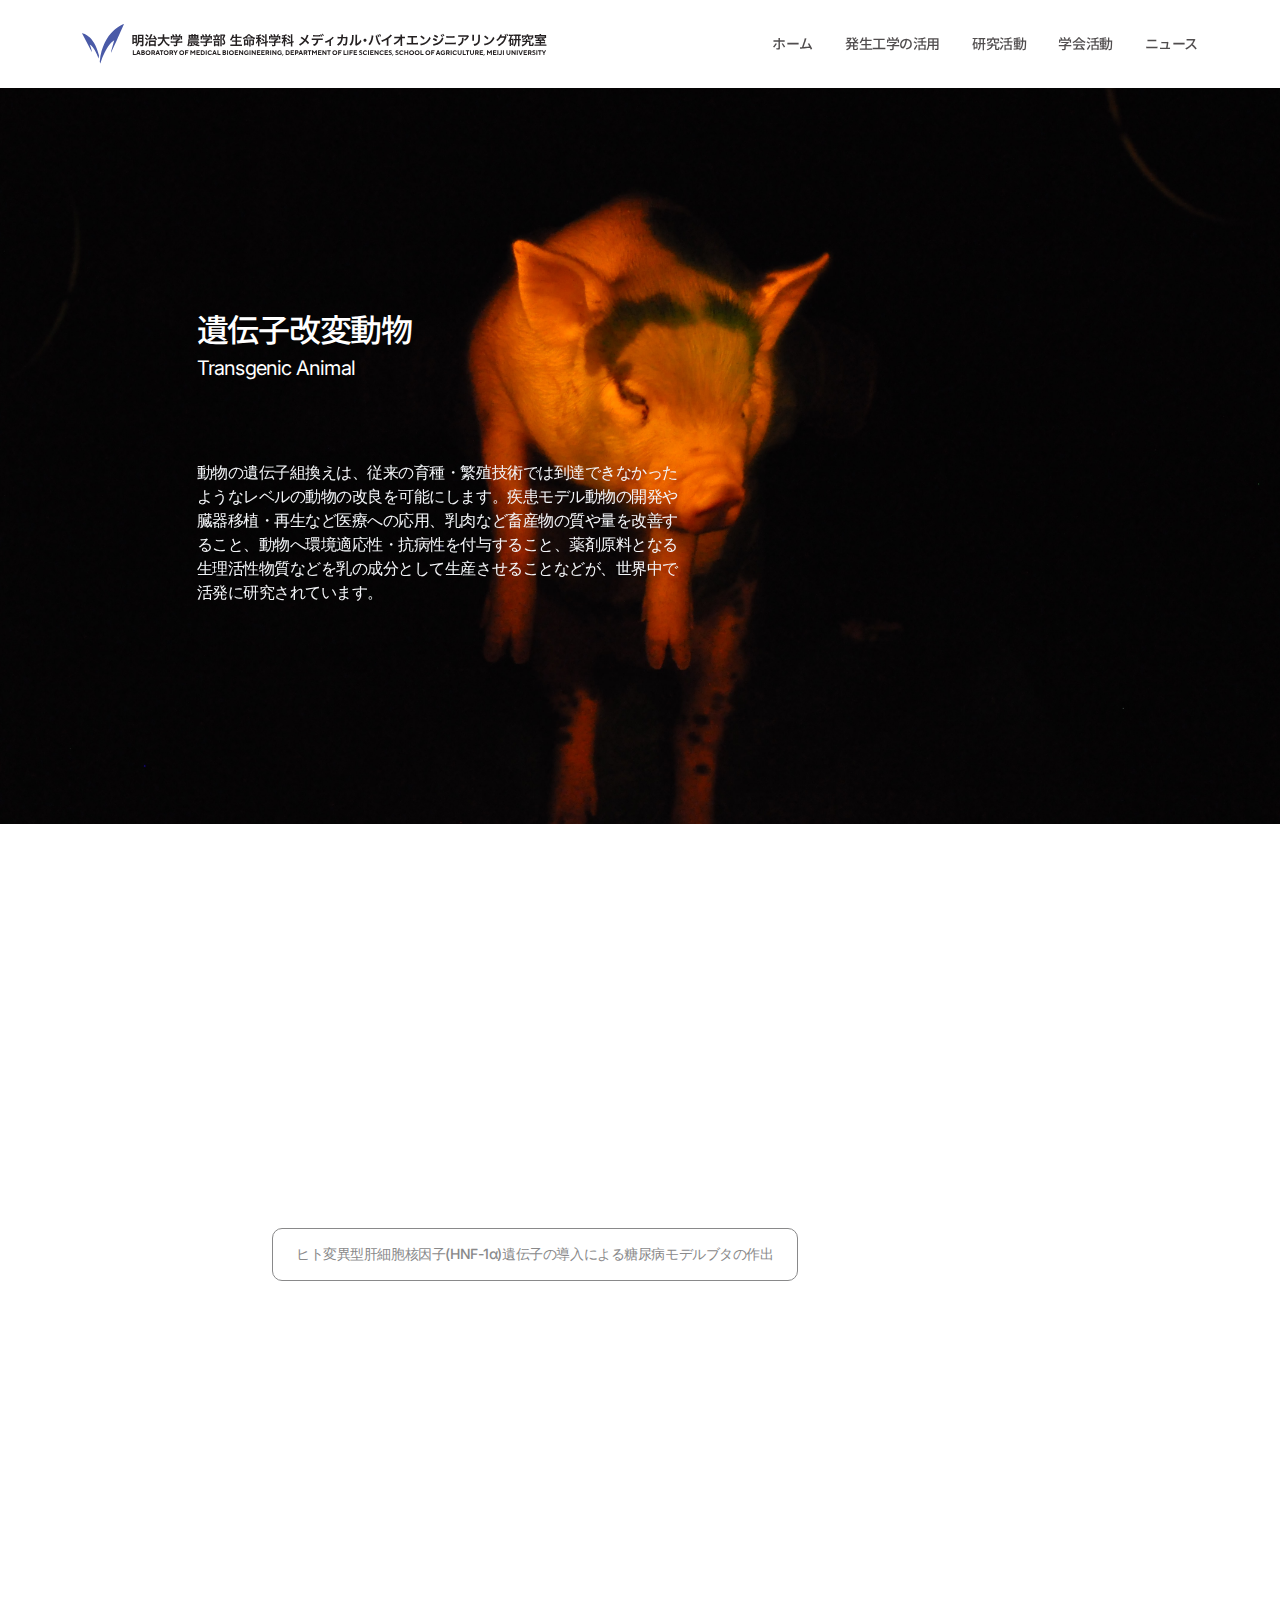
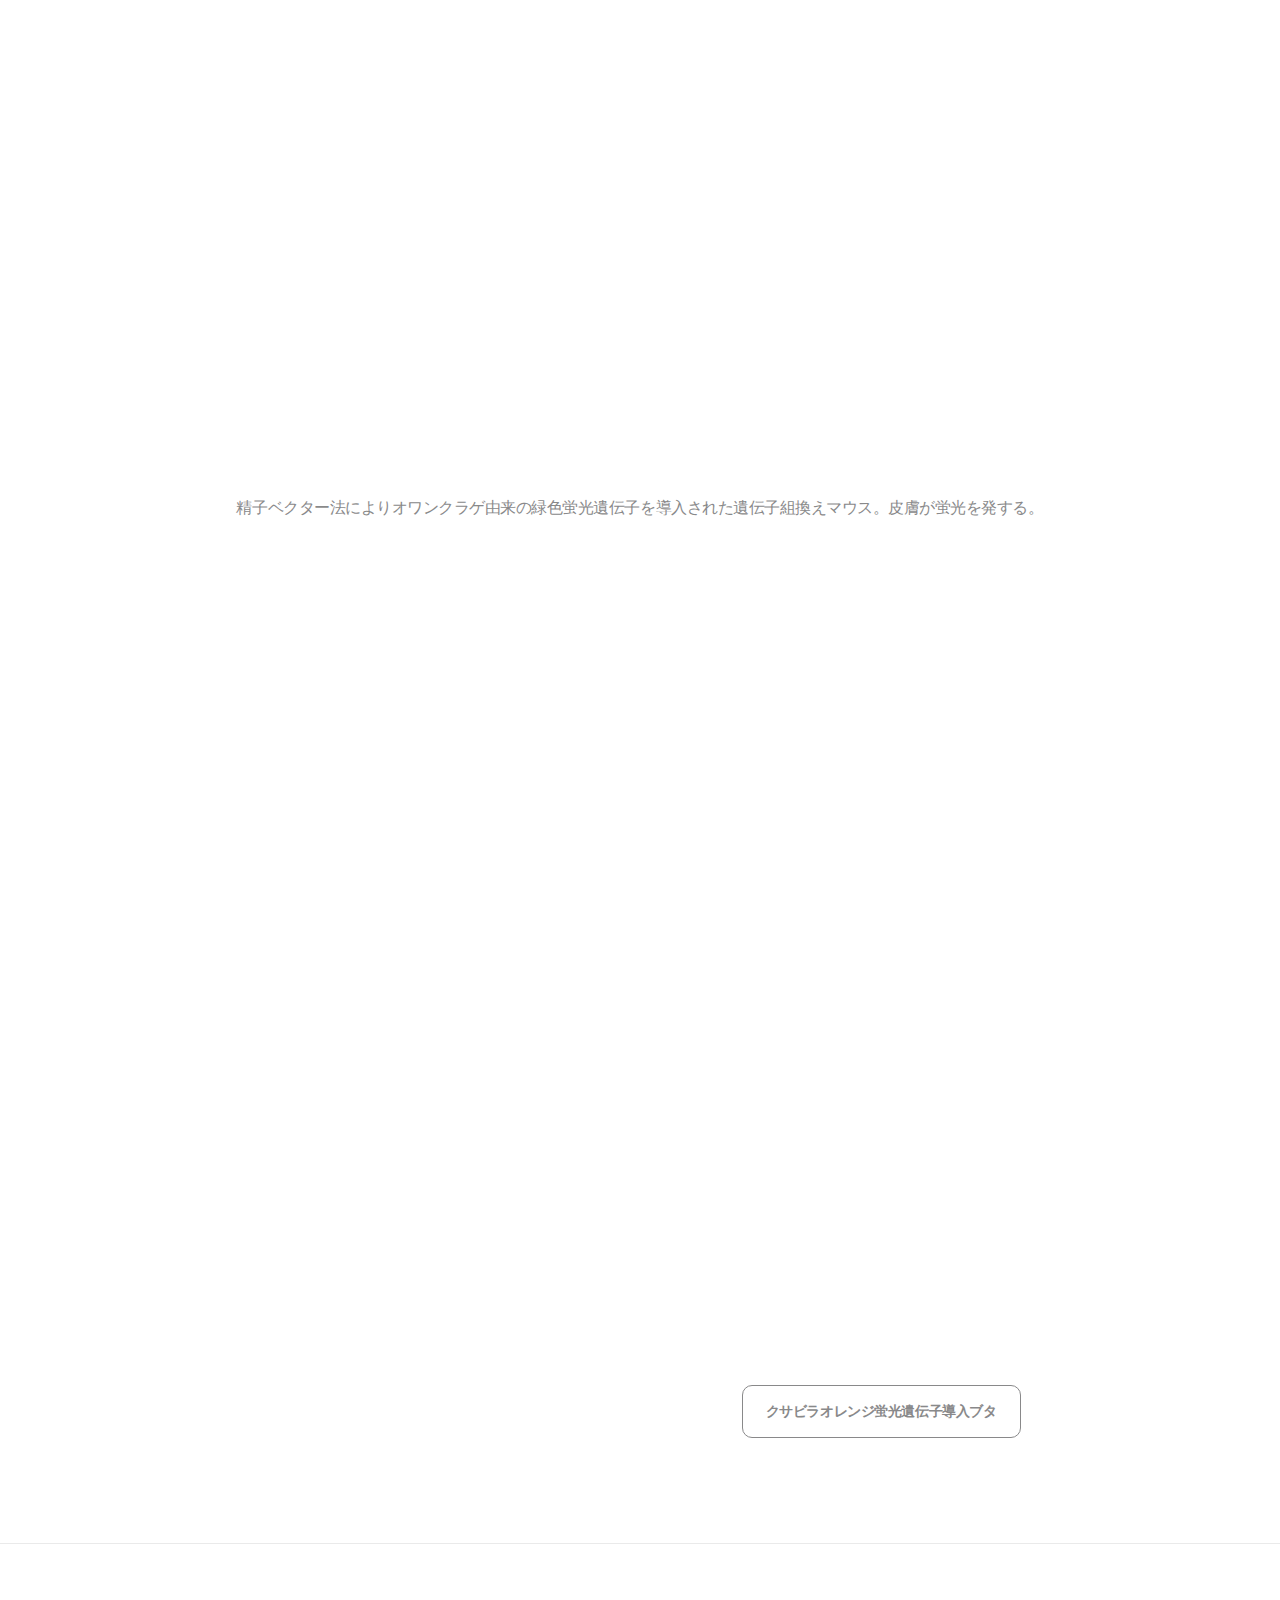
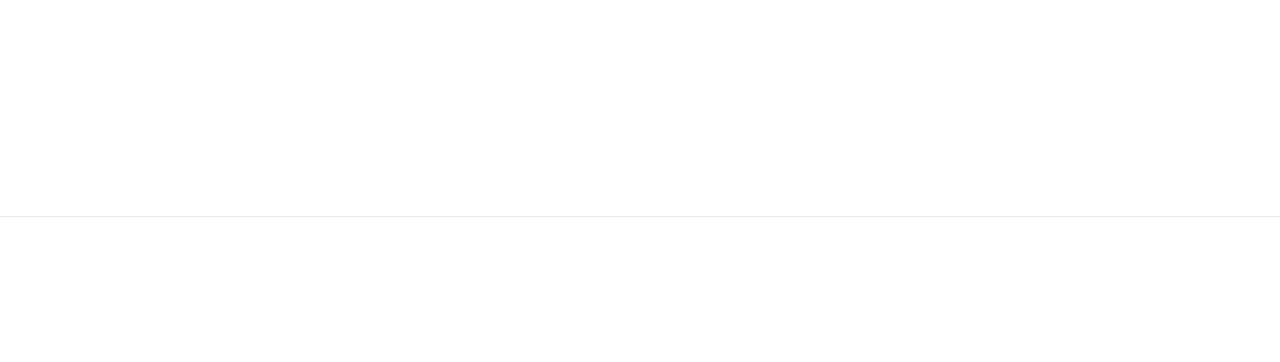
<file: tganimal.html>
<!DOCTYPE html>
<html lang="en">
	<head>
		<meta charset="utf-8" >
		<title>遺伝子改変動物 | 明治大学 農学部 生命科学科 メディカル･バイオエンジニアリング研究室（旧発生工学研究室）</title>
		<meta name="viewport" content="width=device-width, initial-scale=1">
		<link rel="icon" href="i/favicon.png" type="image/x-icon">
		<!-- AOS 3.0.0-beta.6 plugin CSS (Animations) -->
		<link rel="stylesheet" href="https://unpkg.com/aos@next/dist/aos.css" />
		<!-- Google Fonts -->
		<link href="https://fonts.googleapis.com/css2?family=Noto+Sans+JP:wght@100;200;300;400;500;600;700;800;900&family=Inter:wght@100;200;300;400;500;600;700;800;900&subset=latin&display=swap" rel="stylesheet">
		<!-- Startup CSS + Bootstrap CSS (Styles for all blocks) - Remove ".min" if you want to edit a css code -->
		<link href="css/styles.min.css" rel="stylesheet" />
		<!-- jQuery 3.6.0 (uncomment line below if you need jQuery) -->
		<!-- <script src="https://cdnjs.cloudflare.com/ajax/libs/jquery/3.6.0/jquery.min.js"></script> -->
		<link rel="apple-touch-icon" sizes="180x180" href="/apple-touch-icon.png">
		<link rel="icon" type="image/png" sizes="32x32" href="/favicon-32x32.png">
		<link rel="icon" type="image/png" sizes="16x16" href="/favicon-16x16.png">
		<link rel="manifest" href="/site.webmanifest">
		<link rel="mask-icon" href="/safari-pinned-tab.svg" color="#4a5aa7">
		<meta name="msapplication-TileColor" content="#da532c">
		<meta name="theme-color" content="#ffffff">
	</head> 
	<body>
<!-- Navigation 2 -->
	<nav class="bg-bg-3 sticky-top py-lg-6 py-3" style="padding-right: 0px; margin-right: 0px;">
		<div class="d-block d-lg-none">
			<div class="container">
				<div class="row align-items-center g-0">
					<div class="text-center col-10 ps-3 col-md-7" data-aos="fade-down" data-aos-delay="250">
						<a href="#" class="float-start">
							<img src="i/nagslab.svg" srcset="i/nagslab.svg 2x" alt="" class="img-fluid" data-aos="fade-down" data-aos-delay="0">
						</a>
					</div>
					<div class="col-2 col-md-5" data-aos="fade-down" data-aos-delay="0">
						<a href="#" class="d-lg-none rounded-circle custom-mobile-nav-btn btn btn-width-equal-height bg-bg-3 fs-5 float-end" data-bs-toggle="offcanvas" data-bs-target="#custom-id-j2q9yvgg">
							<svg width="26" height="26" viewBox="0 0 16 16" fill="none" xmlns="http://www.w3.org/2000/svg" class="fill-dark-2">
								<path d="M2.00016 5.33333H14.0002C14.177 5.33333 14.3465 5.2631 14.4716 5.13807C14.5966 5.01305 14.6668 4.84348 14.6668 4.66667C14.6668 4.48986 14.5966 4.32029 14.4716 4.19526C14.3465 4.07024 14.177 4 14.0002 4H2.00016C1.82335 4 1.65378 4.07024 1.52876 4.19526C1.40373 4.32029 1.3335 4.48986 1.3335 4.66667C1.3335 4.84348 1.40373 5.01305 1.52876 5.13807C1.65378 5.2631 1.82335 5.33333 2.00016 5.33333ZM14.0002 10.6667H2.00016C1.82335 10.6667 1.65378 10.7369 1.52876 10.8619C1.40373 10.987 1.3335 11.1565 1.3335 11.3333C1.3335 11.5101 1.40373 11.6797 1.52876 11.8047C1.65378 11.9298 1.82335 12 2.00016 12H14.0002C14.177 12 14.3465 11.9298 14.4716 11.8047C14.5966 11.6797 14.6668 11.5101 14.6668 11.3333C14.6668 11.1565 14.5966 10.987 14.4716 10.8619C14.3465 10.7369 14.177 10.6667 14.0002 10.6667ZM14.0002 7.33333H2.00016C1.82335 7.33333 1.65378 7.40357 1.52876 7.5286C1.40373 7.65362 1.3335 7.82319 1.3335 8C1.3335 8.17681 1.40373 8.34638 1.52876 8.4714C1.65378 8.59643 1.82335 8.66667 2.00016 8.66667H14.0002C14.177 8.66667 14.3465 8.59643 14.4716 8.4714C14.5966 8.34638 14.6668 8.17681 14.6668 8C14.6668 7.82319 14.5966 7.65362 14.4716 7.5286C14.3465 7.40357 14.177 7.33333 14.0002 7.33333Z">
								</path>
							</svg>
						</a>
					</div>
					<div class="col-3" data-aos="fade-down" data-aos-delay="500">
					</div>
				</div>
			</div>
		</div>
		<div class="offcanvas offcanvas-start bg-bg-1" id="custom-id-j2q9yvgg" aria-hidden="true">
			<div class="offcanvas-header">
				<a href="#">
					<img src="i/nagaslabwhite.svg" srcset="i/nagaslabwhite.svg 2x" alt="" class="img-fluid pt-2">				
				</a>
				<a href="#" class="btn btn-sm btn-width-equal-height pb-20" data-bs-dismiss="offcanvas">
					<svg width="24" height="24" viewBox="0 0 16 16" fill="none" xmlns="http://www.w3.org/2000/svg" class="fill-bg-3">
						<path d="M8.9398 8L13.1398 3.80667C13.2653 3.68113 13.3359 3.51087 13.3359 3.33333C13.3359 3.1558 13.2653 2.98554 13.1398 2.86C13.0143 2.73447 12.844 2.66394 12.6665 2.66394C12.4889 2.66394 12.3187 2.73447 12.1931 2.86L7.9998 7.06L3.80646 2.86C3.68093 2.73447 3.51066 2.66394 3.33313 2.66394C3.1556 2.66394 2.98533 2.73447 2.8598 2.86C2.73426 2.98554 2.66374 3.1558 2.66374 3.33333C2.66374 3.51087 2.73426 3.68113 2.8598 3.80667L7.0598 8L2.8598 12.1933C2.79731 12.2553 2.74771 12.329 2.71387 12.4103C2.68002 12.4915 2.6626 12.5787 2.6626 12.6667C2.6626 12.7547 2.68002 12.8418 2.71387 12.9231C2.74771 13.0043 2.79731 13.078 2.8598 13.14C2.92177 13.2025 2.99551 13.2521 3.07675 13.2859C3.15798 13.3198 3.24512 13.3372 3.33313 13.3372C3.42114 13.3372 3.50827 13.3198 3.58951 13.2859C3.67075 13.2521 3.74449 13.2025 3.80646 13.14L7.9998 8.94L12.1931 13.14C12.2551 13.2025 12.3288 13.2521 12.4101 13.2859C12.4913 13.3198 12.5785 13.3372 12.6665 13.3372C12.7545 13.3372 12.8416 13.3198 12.9228 13.2859C13.0041 13.2521 13.0778 13.2025 13.1398 13.14C13.2023 13.078 13.2519 13.0043 13.2857 12.9231C13.3196 12.8418 13.337 12.7547 13.337 12.6667C13.337 12.5787 13.3196 12.4915 13.2857 12.4103C13.2519 12.329 13.2023 12.2553 13.1398 12.1933L8.9398 8Z">
						</path>
					</svg>
				</a>
			</div>
			<div class="offcanvas-body pt-4">
				<div class="row g-0">
					<a href="index.html" class="py-2 d-inline-block font-heading fw-5 text-bg-3 fs-4" data-bs-target="">
								ホーム
					</a>
					<a href="somaticcellcloning.html" class="font-heading fs-5 text-bg-3 lh-lg my-1">
								体細胞クローニング
					</a>
					<a href="tganimal.html" class="font-heading fs-5 text-bg-3 lh-lg my-1" data-bs-target="">
								遺伝子改変動物
					</a>
					<a href="genebank.html" class="font-heading fs-5 text-bg-3 lh-lg my-1" data-bs-target="">
								凍結保存とジーン･バンク
					</a>
					<a href="art.html" class="font-heading fs-5 text-bg-3 lh-lg my-1" data-bs-target="">
								発生工学の生殖医療への応用
					</a>
				</div>
				<div class="mt-2">
					<a href="applications.html" class="py-2 d-inline-block font-heading fw-5 text-bg-3 fs-4" data-bs-target="">
								発生工学の活用
					</a>
				</div>
				<div>
					<a href="research.html" class="py-2 d-inline-block font-heading fw-5 text-bg-3 fs-4" data-bs-target="">
								研究活動
					</a>
				</div>
				<div>
					<a href="meeting.html" class="py-2 d-inline-block font-heading fw-5 text-bg-3 fs-4" data-bs-target="">
								学会活動
					</a>
				</div>
				<div>
					<a href="https://muiibr.com/?qards_page=newsmedia/" class="py-2 d-inline-block font-heading fw-5 text-bg-3 fs-4" data-bs-target="" target="_blank">
								ニュース
					</a>
				</div>
			</div>
		</div>
		<div class="d-none d-lg-block">
			<div class="container">
				<div class="row justify-content-between align-items-center g-0">
					<div class="col-5">
						<a href="index.html">
							<img src="i/nagslab.svg" srcset="i/nagslab.svg 2x" alt="" class="img-fluid" data-aos="fade-down" data-aos-delay="0">						
						</a>
					</div>
					<div class="d-flex justify-content-end col-7 opacity-80">
						<a href="index.html" class="mx-4 font-heading fs-5 fw-5 text-dark-2" data-aos="fade-down" data-aos-delay="150">
									ホーム
						</a>
						<a href="applications.html" class="mx-4 font-heading fs-5 fw-5 text-dark-2" data-aos="fade-down" data-aos-delay="150">
									発生工学の活用
						</a>
						<a href="research.html" class="mx-4 font-heading fs-5 fw-5 text-dark-2" data-aos="fade-down" data-aos-delay="250">
									研究活動
						</a>
						<a href="meeting.html" class="mx-4 font-heading fs-5 fw-5 text-dark-2" data-aos="fade-down" data-aos-delay="400">
									学会活動
						</a>
						<a href="https://muiibr.com/?qards_page=newsmedia/" class="ms-4 font-heading fs-5 fw-5 text-dark-2" data-aos="fade-down" data-aos-delay="500" target="_blank">
									ニュース
						</a>
					</div>
				</div>
			</div>
		</div>
	</nav>
	<!-- Header 2 -->
		<header class="text-start px-sm-16 px-md-0 px-xl-20 px-16 py-19 bg-size-cover bg-position-center bg-repeat-none" data-bg-src-2x="i/86093926da1fb5d99a28730f8214ca3e.jpg" data-bg-src="i/86093926da1fb5d99a28730f8214ca3e.jpg">
			<div class="row g-0">
				<div class="container text-start text-md-start col-lg-7 my-xl-4 col-md-6 col-xl-6">
					<h2 class="font-heading mt-20 pt-12" placeholder="">
								遺伝子改変動物
					</h2>
					<h5 class="font-body lh-lg" placeholder="">
								Transgenic Animal
					</h5>
					<p class="mb-6 remove-br text-xl-start font-body text-light-1 mb-md-4 text-lg-start mt-16 fw-3 mt-xl-8 lh-base pt-xl-10 pe-xl-16 mb-xl-20 pb-xl-12 w-auto opacity-100" data-aos="fade-down" data-aos-delay="250">
								動物の遺伝子組換えは、従来の育種・繁殖技術では到達できなかったようなレベルの動物の改良を可能にします。疾患モデル動物の開発や臓器移植・再生など医療への応用、乳肉など畜産物の質や量を改善すること、動物へ環境適応性・抗病性を付与すること、薬剤原料となる生理活性物質などを乳の成分として生産させることなどが、世界中で活発に研究されています。
					</p>
				</div>
				<div class="container text-start text-md-start my-xl-20 col-lg-2 col-xl-1 col-md-2">
				</div>
			</div>
		</header>
		<!-- Feature 10 -->
			<section class="text-center bg-bg-3 pb-8 pt-20">
				<div class="container">
					<div class="row justify-content-center">
						<div class="col-md-9 mb-md-15 mb-8 fw-5 col-lg-8 col-10 text-start">
							<h5 class="mb-6 font-heading text-light-3" data-aos="fade-down" data-aos-delay="0">
										研究課題
							</h5>
							<h3 class="mb-6 text-light-3 font-body fw-7" data-aos="fade-down" data-aos-delay="0">
										1) 病態モデルブタの創出
							</h3>
							<p class="font-body mb-6" data-aos="fade-down" data-aos-delay="250">
										当研究室では、糖尿病を発症するブタの作出に世界で初めて成功し、疾患モデルとして研究用に提供するための量産体制を実現しました。この糖尿病モデルブタは、若年発症成人型糖尿病（MODY）の原因遺伝子である変異型ヒトHepatocyte Nuclear Factor-1 遺伝子を導入したトランスジェニックブタであり、定常的な高血糖状態を示すだけでなく、糖尿病性腎症、白内障、網膜症などの合併症を発症します。バイオ人工膵島など、糖尿病治療を目的とする新規療法・デバイス開発などの前臨床的研究に有用です。
							</p>
							<p class="font-body mb-6" data-aos="fade-down" data-aos-delay="250">
										その他にも、
								<a href="i//32717faff50a97b02c81fc50fcfe392a.pdf" target="_blank">
マルファン症候群
								</a>
、
								<a href="i/f33afa7ccf69afad7ca9db4702c623f1.pdf" target="_blank">
重症複合免疫不全症
								</a>
、先天性代謝異常症、拡張型心筋症、多嚢胞性腎症などの、遺伝性難治性疾患のモデル開発に成功しています。
							</p>
							<a href="i/random-091113074920-phpapp01.pdf" class="btn btn-outline-light-3 font-body fw-5 btn-lg fs-5" target="_blank">
										ヒト変異型肝細胞核因子(HNF-1α)遺伝子の導入による糖尿病モデルブタの作出
							</a>
						</div>
					</div>
					<div class="justify-content-center row">
						<div class="mb-15 mb-md-0 col-sm-8 col-md-4 col-10" data-aos="fade-down" data-aos-delay="0">
							<img src="i/frame-3.png" srcset="i/frame-3.png 2x" alt="" class="img-fluid mb-6">
							<h6 class="mb-4 font-body text-light-3">
										トランスジェニック動物の持つ可能性
							</h6>
						</div>
						<div class="mb-15 mb-md-0 col-sm-8 col-md-4 col-10" data-aos="fade-down" data-aos-delay="250">
							<img src="i/frame-5.png" srcset="i/frame-5.png 2x" alt="" class="img-fluid mb-6">
							<h6 class="mb-4 font-body text-light-3">
										糖尿病モデル･トランスジェニック･クローンブタの誕生
							</h6>
						</div>
						<div class="col-sm-8 col-md-4 col-10" data-aos="fade-down" data-aos-delay="500">
							<img src="i/frame-4.png" srcset="i/frame-4.png 2x" alt="" class="img-fluid mb-6">
							<h6 class="mb-4 font-body text-light-3">
										糖尿病モデル･トランスジェニック･クローンブタの随時血糖値の推移
							</h6>
						</div>
					</div>
				</div>
			</section>
			<!-- Feature 10 -->
				<section class="text-center bg-bg-3 py-6">
					<div class="container">
						<div class="row justify-content-center">
							<div class="mb-md-15 mb-8 col-lg-9 col-xl-8 col-10">
								<h3 class="mb-6 text-light-3 font-body fw-7" data-aos="fade-down" data-aos-delay="0">
											2) 精子ベクター法の開発
								</h3>
								<p class="mb-0 font-body" data-aos="fade-down" data-aos-delay="250">
											DNAを頭部に付着させた精子を、卵にマイクロインジェクション(顕微授精)することで、遺伝子組換え受精卵を作ります。そのような受精卵を借り腹雌に移植すると、遺伝子組換え個体が誕生します。
								</p>
							</div>
						</div>
						<div class="row justify-content-center">
							<div class="mb-15 mb-md-0 col-sm-8 col-md-4 col-10" data-aos="fade-down" data-aos-delay="0">
								<img src="i/frame-6.png" srcset="i/frame-6.png 2x" alt="" class="img-fluid mb-6">
							</div>
							<div class="mb-15 mb-md-0 col-sm-8 col-md-4 col-10" data-aos="fade-down" data-aos-delay="250">
								<img src="i/frame-7.png" srcset="i/frame-7.png 2x" alt="" class="img-fluid mb-6">
							</div>
							<div class="col-sm-8 col-md-4 col-10" data-aos="fade-down" data-aos-delay="500">
								<img src="i/frame-8.png" srcset="i/frame-8.png 2x" alt="" class="img-fluid mb-6">
							</div>
							<p class="text-light-3 px-12">
										精子ベクター法によりオワンクラゲ由来の緑色蛍光遺伝子を導入された遺伝子組換えマウス。皮膚が蛍光を発する。
							</p>
						</div>
					</div>
				</section>
				<!-- Feature 10 -->
					<section class="text-center bg-bg-3 py-6">
						<div class="container">
							<div class="row justify-content-center">
								<div class="mb-md-15 mb-8 col-lg-9 col-xl-7 col-10">
									<h3 class="mb-6 font-body text-light-3 fw-7" data-aos="fade-down" data-aos-delay="0">
												3) 体細胞核移植法を利用する遺伝子改変ブタの生産
									</h3>
									<p class="mb-0 font-body" data-aos="fade-down" data-aos-delay="250">
												細胞への遺伝子組導入と体細胞核移植の組み合わせによって、トランスジェニック・クローン個体の大量生産に取り組んでいます。
									</p>
								</div>
							</div>
							<div class="row justify-content-center">
								<div class="mb-15 mb-md-0 col-sm-8 col-md-4 col-10" data-aos="fade-down" data-aos-delay="0">
									<img src="i/frame-9.png" srcset="i/frame-9.png 2x" alt="" class="img-fluid mb-6">
								</div>
								<div class="mb-15 mb-md-0 col-sm-8 col-md-4 col-10" data-aos="fade-down" data-aos-delay="250">
									<img src="i/frame-10.png" srcset="i/frame-10.png 2x" alt="" class="img-fluid mb-6">
									<h5 class="mb-4 font-body text-light-3 fs-5">
												サンゴ由来の赤色蛍光蛋白（クサビラ・オレンジ）遺伝子を導入されたトランスジェニック・クローンブタ胎仔
									</h5>
								</div>
								<div class="col-sm-8 col-md-4 col-10" data-aos="fade-down" data-aos-delay="500">
									<img src="i/frame-11.png" srcset="i/frame-11.png 2x" alt="" class="img-fluid mb-6">
									<h5 class="mb-4 font-body fs-5 text-light-3">
												全身がオレンジ色の蛍光を発し、その細胞 (右) は優れた再生医学研究材料となる
									</h5>
								</div>
							</div>
						</div>
					</section>
					<!-- Feature 16 -->
						<section class="py-10 bg-bg-3 text-center text-lg-start pb-20">
							<div class="container">
								<div class="row justify-content-center justify-content-lg-start px-8">
									<div class="mb-8 mb-lg-0 col-sm-8 col-11 col-md-6 ps-xl-12">
										<img src="i/i1.png" srcset="i/i1.png 2x" alt="" class="img-fluid w-100" data-aos="fade-down" data-aos-delay="0">
									</div>
									<div class="col-lg-1 col-xxl-1">
									</div>
									<div class="col-sm-10 col-md-7 col-lg-5 col-xxl-4">
										<div class="mb-12" data-aos="fade-down" data-aos-delay="400">
											<h4 class="mb-4 font-heading fs-1 text-light-3">
														赤色蛍光に輝くブタの作出
											</h4>
											<p class="mb-0 font-heading fw-4 text-dark-2 opacity-80 fs-5">
														当研究室では、体細胞クローニングの際に赤色蛍光タンパク（クサビラオレンジ）遺伝子を導入することで
												<a href="i/6b61d655effdd9d8ba07ba9f75a0d482.pdf" target="_blank">
赤色蛍光に輝くブタ
												</a>
を作出することに世界で初めて成功しました。このブタを細胞や組織の移植研究に利用することにより、移植された細胞・組織の動態やホスト個体の反応を把握することができます。従来から利用されていた緑色蛍光タンパクであるGFPを組み込んだブタは世界で数グループが作っていますが、赤色蛍光ブタは存在していませんでした。赤色蛍光（クサビラオレンジ）は緑色蛍光（GFP）よりも波長が長いため、細胞の追跡やイメージングに有利なのが特徴です。
											</p>
										</div>
										<a href="i/random-091113074920-phpapp02.pdf" class="btn font-body fw-6 btn-lg btn-outline-light-3 fs-5" target="_blank">
													クサビラオレンジ蛍光遺伝子導入ブタ
										</a>
									</div>
								</div>
							</div>
						</section>
						<!-- Call to action 2 -->
							<section class="py-10 py-md-20 bg-bg-3 text-center border-top border-1 border-bg-2">
								<div class="container">
									<div class="row flex-column align-items-center">
										<a href="https://muiibr.com" class="col-xl-9 col-lg-9 col-md-9" target="_blank">
											<img src="i/----1642227311.png" srcset="i/----1642227311.png 2x" alt="" class="img-fluid mb-6 w-50 px-xl-20 mx-xl-20" data-aos="fade-down" data-aos-delay="0">
											<h5 class="font-heading fs-6 text-light-3 fw-6" data-aos="fade-down" data-aos-delay="150">
																												明治大学バイオリソース研究国際インスティテュート
											</h5>
											<h5 class="fs-6 text-light-3 font-body lh-lg fw-4" data-aos="fade-down" data-aos-delay="150">
																												Meiji University International Institute for Bio-Resource Research
											</h5>
										</a>
									</div>
								</div>
							</section>
							<!-- Footer 8 -->
								<footer class="bg-bg-3 pt-md-10 py-8 text-center text-lg-start border-top border-1 border-bg-2">
									<div class="container">
										<div class="row flex-column flex-lg-row align-items-center justify-content-center g-0">
											<div class="mb-lg-0 order-1 order-lg-0 col-lg-10 row g-0 col-10" data-aos="fade-down" data-aos-delay="0">
												<p class="font-body fs-6 lh-1 text-dark-2 mb-md-2 mb-sm-2 mb-2 mb-xl-1">
																													〒214-8571  神奈川県川崎市多摩区東三田1-1-1
												</p>
												<p class="font-body text-dark-2 fs-6 text-wrap lh-sm mb-xl-2">
																													明治大学 農学部 生命科学科 メディカル･バイオエンジニアリング研究室 (旧 発生工学研究室)
												</p>
												<p class="font-body fs-6 text-light-3 lh-1 opacity-80 mb-xl-0 d-md-none d-xl-block d-lg-block d-sm-none d-none" placeholder="">
																													Copyright © Meiji University. All rights reserved.
												</p>
											</div>
											<div class="text-lg-end order-2 col-lg-2" data-aos="fade-down" data-aos-delay="250">
												<a data-bs-target="" href="https://www.meiji.ac.jp" target="_blank" class="col-md-2 col-xl-auto col-lg-auto col-sm-3 col-4">
													<img src="i/meiji.svg" srcset="i/meiji.svg 2x" alt="" class="img-fluid ps-xl-8 pt-md-4 pt-xl-0 pt-lg-0 py-sm-4">
												</a>
												<p class="font-body fs-6 text-light-3 lh-1 opacity-80 mb-xl-0 mt-md-8 d-xl-none d-lg-none mt-8" placeholder="">
																													Copyright © Meiji University. All rights reserved.
												</p>
											</div>
										</div>
									</div>
								</footer>

		<!-- Bootstrap JS -->
		<script src="https://cdn.jsdelivr.net/npm/bootstrap@5.1.2/dist/js/bootstrap.bundle.min.js"></script>

		<!-- AOS 3.0.0-beta.6 plugin JS (Animations) -->
		<script src="https://unpkg.com/aos@next/dist/aos.js"></script>
		
		<!-- Startup JS (Custom js for all blocks) - Remove ".min" if you want to edit a JS code -->
		<script src="js/scripts.min.js"></script>
	</body>
</html>
</file>
<file: css/styles.css>
@charset "UTF-8";
/*
	Please, compile this file to /css/styles.css (or /css/styles.min.css);
	You can change the variables in the _custom-variables.scss file;
	All additional classes, styles, etc. can be found in the _custom.scss file;
	All other imports are copy-pasted from the bootstrap.scss file. You can comment imports that you don't use to make compiled CSS file weight less.
*/
/*
	Unfortunately, if we want to use some values from the _variables.scss, we should set them here too. 

	Otherwise, we'll catch an error that this variable is undefined. 
	This is caused because this file included in bootstrap.scss BEFORE the _variables.scss - 
	we MUST do that because of all the variables in the _variables.scss file has a !default statement. 
	That means that since this variable was defined it can not be overwritten anymore. 
	That's why we must put our variables before the default Bootstrap variables to overwrite them, 
	instead of simply including this file after the _variables.scss. 

	Weird, right? :)

	For example, we assign these default variables here:
	$white, $teal, $cyan, $font-size-base, $font-weight-bold (maybe some others after writing this comment)
*/
:root {
  --bs-blue: #4a5aa7;
  --bs-indigo: #4a5aa7;
  --bs-purple: #f1f7f9;
  --bs-pink: #e4f4fa;
  --bs-red: #3ebcdf;
  --bs-orange: #23a2c5;
  --bs-yellow: #4f91b0;
  --bs-green: #e4f4fa;
  --bs-teal: #20c997;
  --bs-cyan: #0dcaf0;
  --bs-white: #f3f5f8;
  --bs-gray: #a3cbdb;
  --bs-gray-dark: #252122;
  --bs-gray-100: #f8f9fa;
  --bs-gray-200: #e9ecef;
  --bs-gray-300: #dee2e6;
  --bs-gray-400: #ced4da;
  --bs-gray-500: #adb5bd;
  --bs-gray-600: #6c757d;
  --bs-gray-700: #495057;
  --bs-gray-800: #343a40;
  --bs-gray-900: #212529;
  --bs-action-1: #4a5aa7;
  --bs-action-2: #4a5aa7;
  --bs-action-3: #f1f7f9;
  --bs-action-4: #e4f4fa;
  --bs-action-5: #3ebcdf;
  --bs-action-6: #23a2c5;
  --bs-action-7: #4f91b0;
  --bs-action-8: #e4f4fa;
  --bs-dark-1: #ffffff;
  --bs-dark-2: #252122;
  --bs-dark-3: #4a5aa7;
  --bs-light-1: #f3f5f8;
  --bs-light-2: #a3cbdb;
  --bs-light-3: #89898a;
  --bs-bg-1: #1a3e74;
  --bs-bg-2: #eaeaea;
  --bs-bg-3: #ffffff;
  --bs-action-1-rgb: 74, 90, 167;
  --bs-action-2-rgb: 74, 90, 167;
  --bs-action-3-rgb: 241, 247, 249;
  --bs-action-4-rgb: 228, 244, 250;
  --bs-action-5-rgb: 62, 188, 223;
  --bs-action-6-rgb: 35, 162, 197;
  --bs-action-7-rgb: 79, 145, 176;
  --bs-action-8-rgb: 228, 244, 250;
  --bs-dark-1-rgb: 255, 255, 255;
  --bs-dark-2-rgb: 37, 33, 34;
  --bs-dark-3-rgb: 74, 90, 167;
  --bs-light-1-rgb: 243, 245, 248;
  --bs-light-2-rgb: 163, 203, 219;
  --bs-light-3-rgb: 137, 137, 138;
  --bs-bg-1-rgb: 26, 62, 116;
  --bs-bg-2-rgb: 234, 234, 234;
  --bs-bg-3-rgb: 255, 255, 255;
  --bs-white-rgb: 243, 245, 248;
  --bs-black-rgb: 255, 255, 255;
  --bs-body-color-rgb: 37, 33, 34;
  --bs-body-bg-rgb: 255, 255, 255;
  --bs-font-sans-serif: "Inter", system-ui, -apple-system, "Segoe UI", Roboto, "Helvetica Neue", Arial, "Noto Sans", "Liberation Sans", sans-serif, "Apple Color Emoji", "Segoe UI Emoji", "Segoe UI Symbol", "Noto Color Emoji";
  --bs-font-monospace: SFMono-Regular, Menlo, Monaco, Consolas, "Liberation Mono", "Courier New", monospace;
  --bs-gradient: linear-gradient(180deg, rgba(243, 245, 248, 0.15), rgba(243, 245, 248, 0));
  --bs-body-font-family: var(--bs-font-sans-serif);
  --bs-body-font-size: 1rem;
  --bs-body-font-weight: 400;
  --bs-body-line-height: 1.5;
  --bs-body-color: #252122;
  --bs-body-bg: #ffffff;
}

*,
*::before,
*::after {
  box-sizing: border-box;
}

@media (prefers-reduced-motion: no-preference) {
  :root {
    scroll-behavior: smooth;
  }
}

body {
  margin: 0;
  font-family: var(--bs-body-font-family);
  font-size: var(--bs-body-font-size);
  font-weight: var(--bs-body-font-weight);
  line-height: var(--bs-body-line-height);
  color: var(--bs-body-color);
  text-align: var(--bs-body-text-align);
  background-color: var(--bs-body-bg);
  -webkit-text-size-adjust: 100%;
  -webkit-tap-highlight-color: rgba(255, 255, 255, 0);
  font-feature-settings: "palt";
}

hr {
  margin: 1rem 0;
  color: inherit;
  background-color: currentColor;
  border: 0;
  opacity: 0.25;
}

hr:not([size]) {
  height: 1px;
}

h6, .h6, h5, .h5, h4, .h4, h3, .h3, h2, .h2, h1, .h1 {
  margin-top: 0;
  margin-bottom: 0;
  font-family: Noto Sans JP;
  font-weight: 500;
  line-height: 1.25;
  color: #ffffff;
  font-feature-settings: "palt";
}

h1, .h1 {
  font-size: calc(1.35rem + 1.2vw);
}
@media (min-width: 1200px) {
  h1, .h1 {
    font-size: 2.25rem;
  }
}

h2, .h2 {
  font-size: calc(1.325rem + 0.9vw);
}
@media (min-width: 1200px) {
  h2, .h2 {
    font-size: 2rem;
  }
}

h3, .h3 {
  font-size: calc(1.3rem + 0.6vw);
}
@media (min-width: 1200px) {
  h3, .h3 {
    font-size: 1.75rem;
  }
}

h4, .h4 {
  font-size: calc(1.275rem + 0.3vw);
}
@media (min-width: 1200px) {
  h4, .h4 {
    font-size: 1.5rem;
  }
}

h5, .h5 {
  font-size: 1.25rem;
}

h6, .h6 {
  font-size: 1rem;
}

p {
  margin-top: 0;
  margin-bottom: 1rem;
}

abbr[title],
abbr[data-bs-original-title] {
  text-decoration: underline dotted;
  cursor: help;
  text-decoration-skip-ink: none;
}

address {
  margin-bottom: 1rem;
  font-style: normal;
  line-height: inherit;
}

ol,
ul {
  padding-left: 2rem;
}

ol,
ul,
dl {
  margin-top: 0;
  margin-bottom: 1rem;
}

ol ol,
ul ul,
ol ul,
ul ol {
  margin-bottom: 0;
}

dt {
  font-weight: 700;
}

dd {
  margin-bottom: 0.5rem;
  margin-left: 0;
}

blockquote {
  margin: 0 0 1rem;
}

b,
strong {
  font-weight: bolder;
}

small, .small {
  font-size: 0.875em;
}

mark, .mark {
  padding: 0.2em;
  background-color: #fcf8e3;
}

sub,
sup {
  position: relative;
  font-size: 0.75em;
  line-height: 0;
  vertical-align: baseline;
}

sub {
  bottom: -0.25em;
}

sup {
  top: -0.5em;
}

a {
  color: #4a5aa7;
  text-decoration: none;
}
a:hover {
  color: #3b4886;
  text-decoration: none;
}

a:not([href]):not([class]), a:not([href]):not([class]):hover {
  color: inherit;
  text-decoration: none;
}

pre,
code,
kbd,
samp {
  font-family: var(--bs-font-monospace);
  font-size: 1em;
  direction: ltr /* rtl:ignore */;
  unicode-bidi: bidi-override;
}

pre {
  display: block;
  margin-top: 0;
  margin-bottom: 1rem;
  overflow: auto;
  font-size: 0.875em;
}
pre code {
  font-size: inherit;
  color: inherit;
  word-break: normal;
}

code {
  font-size: 0.875em;
  color: #d63384;
  word-wrap: break-word;
}
a > code {
  color: inherit;
}

kbd {
  padding: 0.2rem 0.4rem;
  font-size: 0.875em;
  color: #f3f5f8;
  background-color: #212529;
  border-radius: 0.3125rem;
}
kbd kbd {
  padding: 0;
  font-size: 1em;
  font-weight: 700;
}

figure {
  margin: 0 0 1rem;
}

img,
svg {
  vertical-align: middle;
}

table {
  caption-side: bottom;
  border-collapse: collapse;
}

caption {
  padding-top: 0.5rem;
  padding-bottom: 0.5rem;
  color: #6c757d;
  text-align: left;
}

th {
  text-align: inherit;
  text-align: -webkit-match-parent;
}

thead,
tbody,
tfoot,
tr,
td,
th {
  border-color: inherit;
  border-style: solid;
  border-width: 0;
}

label {
  display: inline-block;
}

button {
  border-radius: 0;
}

button:focus:not(:focus-visible) {
  outline: 0;
}

input,
button,
select,
optgroup,
textarea {
  margin: 0;
  font-family: inherit;
  font-size: inherit;
  line-height: inherit;
}

button,
select {
  text-transform: none;
}

[role=button] {
  cursor: pointer;
}

select {
  word-wrap: normal;
}
select:disabled {
  opacity: 1;
}

[list]::-webkit-calendar-picker-indicator {
  display: none;
}

button,
[type=button],
[type=reset],
[type=submit] {
  -webkit-appearance: button;
}
button:not(:disabled),
[type=button]:not(:disabled),
[type=reset]:not(:disabled),
[type=submit]:not(:disabled) {
  cursor: pointer;
}

::-moz-focus-inner {
  padding: 0;
  border-style: none;
}

textarea {
  resize: vertical;
}

fieldset {
  min-width: 0;
  padding: 0;
  margin: 0;
  border: 0;
}

legend {
  float: left;
  width: 100%;
  padding: 0;
  margin-bottom: 0.5rem;
  font-size: calc(1.275rem + 0.3vw);
  line-height: inherit;
}
@media (min-width: 1200px) {
  legend {
    font-size: 1.5rem;
  }
}
legend + * {
  clear: left;
}

::-webkit-datetime-edit-fields-wrapper,
::-webkit-datetime-edit-text,
::-webkit-datetime-edit-minute,
::-webkit-datetime-edit-hour-field,
::-webkit-datetime-edit-day-field,
::-webkit-datetime-edit-month-field,
::-webkit-datetime-edit-year-field {
  padding: 0;
}

::-webkit-inner-spin-button {
  height: auto;
}

[type=search] {
  outline-offset: -2px;
  -webkit-appearance: textfield;
}

/* rtl:raw:
[type="tel"],
[type="url"],
[type="email"],
[type="number"] {
  direction: ltr;
}
*/
::-webkit-search-decoration {
  -webkit-appearance: none;
}

::-webkit-color-swatch-wrapper {
  padding: 0;
}

::file-selector-button {
  font: inherit;
}

::-webkit-file-upload-button {
  font: inherit;
  -webkit-appearance: button;
}

output {
  display: inline-block;
}

iframe {
  border: 0;
}

summary {
  display: list-item;
  cursor: pointer;
}

progress {
  vertical-align: baseline;
}

[hidden] {
  display: none !important;
}

.lead {
  font-size: 1.25rem;
  font-weight: 300;
}

.display-1 {
  font-size: calc(1.675rem + 5.1vw);
  font-weight: 500;
  line-height: 1.1;
}
@media (min-width: 1200px) {
  .display-1 {
    font-size: 5.5rem;
  }
}

.display-2 {
  font-size: calc(1.625rem + 4.5vw);
  font-weight: 500;
  line-height: 1.1;
}
@media (min-width: 1200px) {
  .display-2 {
    font-size: 5rem;
  }
}

.display-3 {
  font-size: calc(1.575rem + 3.9vw);
  font-weight: 500;
  line-height: 1.1;
}
@media (min-width: 1200px) {
  .display-3 {
    font-size: 4.5rem;
  }
}

.display-4 {
  font-size: calc(1.5rem + 3vw);
  font-weight: 500;
  line-height: 1.1;
}
@media (min-width: 1200px) {
  .display-4 {
    font-size: 3.75rem;
  }
}

.display-5 {
  font-size: calc(1.425rem + 2.1vw);
  font-weight: 500;
  line-height: 1.1;
}
@media (min-width: 1200px) {
  .display-5 {
    font-size: 3rem;
  }
}

.display-6 {
  font-size: calc(1.375rem + 1.5vw);
  font-weight: 500;
  line-height: 1.1;
}
@media (min-width: 1200px) {
  .display-6 {
    font-size: 2.5rem;
  }
}

.list-unstyled {
  padding-left: 0;
  list-style: none;
}

.list-inline {
  padding-left: 0;
  list-style: none;
}

.list-inline-item {
  display: inline-block;
}
.list-inline-item:not(:last-child) {
  margin-right: 0.5rem;
}

.initialism {
  font-size: 0.875em;
  text-transform: uppercase;
}

.blockquote {
  margin-bottom: 1rem;
  font-size: 1.25rem;
}
.blockquote > :last-child {
  margin-bottom: 0;
}

.blockquote-footer {
  margin-top: -1rem;
  margin-bottom: 1rem;
  font-size: 0.875em;
  color: #6c757d;
}
.blockquote-footer::before {
  content: "— ";
}

.img-fluid {
  max-width: 100%;
  height: auto;
}

.img-thumbnail {
  padding: 0.25rem;
  background-color: #ffffff;
  border: 1px solid #dee2e6;
  border-radius: 0.625rem;
  max-width: 100%;
  height: auto;
}

.figure {
  display: inline-block;
}

.figure-img {
  margin-bottom: 0.5rem;
  line-height: 1;
}

.figure-caption {
  font-size: 0.875em;
  color: #6c757d;
}

.container,
.container-fluid,
.container-xxl,
.container-xl,
.container-lg,
.container-md,
.container-sm {
  width: 100%;
  padding-right: var(--bs-gutter-x, 0.75rem);
  padding-left: var(--bs-gutter-x, 0.75rem);
  margin-right: auto;
  margin-left: auto;
}

@media (min-width: 576px) {
  .container-sm, .container {
    max-width: 540px;
  }
}
@media (min-width: 768px) {
  .container-md, .container-sm, .container {
    max-width: 720px;
  }
}
@media (min-width: 992px) {
  .container-lg, .container-md, .container-sm, .container {
    max-width: 960px;
  }
}
@media (min-width: 1200px) {
  .container-xl, .container-lg, .container-md, .container-sm, .container {
    max-width: 1140px;
  }
}
@media (min-width: 1400px) {
  .container-xxl, .container-xl, .container-lg, .container-md, .container-sm, .container {
    max-width: 1320px;
  }
}
.row {
  --bs-gutter-x: 1.5rem;
  --bs-gutter-y: 0;
  display: flex;
  flex-wrap: wrap;
  margin-top: calc(-1 * var(--bs-gutter-y));
  margin-right: calc(-.5 * var(--bs-gutter-x));
  margin-left: calc(-.5 * var(--bs-gutter-x));
}
.row > * {
  flex-shrink: 0;
  width: 100%;
  max-width: 100%;
  padding-right: calc(var(--bs-gutter-x) * .5);
  padding-left: calc(var(--bs-gutter-x) * .5);
  margin-top: var(--bs-gutter-y);
}

.col {
  flex: 1 0 0%;
}

.row-cols-auto > * {
  flex: 0 0 auto;
  width: auto;
}

.row-cols-1 > * {
  flex: 0 0 auto;
  width: 100%;
}

.row-cols-2 > * {
  flex: 0 0 auto;
  width: 50%;
}

.row-cols-3 > * {
  flex: 0 0 auto;
  width: 33.3333333333%;
}

.row-cols-4 > * {
  flex: 0 0 auto;
  width: 25%;
}

.row-cols-5 > * {
  flex: 0 0 auto;
  width: 20%;
}

.row-cols-6 > * {
  flex: 0 0 auto;
  width: 16.6666666667%;
}

.col-auto {
  flex: 0 0 auto;
  width: auto;
}

.col-1 {
  flex: 0 0 auto;
  width: 8.33333333%;
}

.col-2 {
  flex: 0 0 auto;
  width: 16.66666667%;
}

.col-3 {
  flex: 0 0 auto;
  width: 25%;
}

.col-4 {
  flex: 0 0 auto;
  width: 33.33333333%;
}

.col-5 {
  flex: 0 0 auto;
  width: 41.66666667%;
}

.col-6 {
  flex: 0 0 auto;
  width: 50%;
}

.col-7 {
  flex: 0 0 auto;
  width: 58.33333333%;
}

.col-8 {
  flex: 0 0 auto;
  width: 66.66666667%;
}

.col-9 {
  flex: 0 0 auto;
  width: 75%;
}

.col-10 {
  flex: 0 0 auto;
  width: 83.33333333%;
}

.col-11 {
  flex: 0 0 auto;
  width: 91.66666667%;
}

.col-12 {
  flex: 0 0 auto;
  width: 100%;
}

.offset-1 {
  margin-left: 8.33333333%;
}

.offset-2 {
  margin-left: 16.66666667%;
}

.offset-3 {
  margin-left: 25%;
}

.offset-4 {
  margin-left: 33.33333333%;
}

.offset-5 {
  margin-left: 41.66666667%;
}

.offset-6 {
  margin-left: 50%;
}

.offset-7 {
  margin-left: 58.33333333%;
}

.offset-8 {
  margin-left: 66.66666667%;
}

.offset-9 {
  margin-left: 75%;
}

.offset-10 {
  margin-left: 83.33333333%;
}

.offset-11 {
  margin-left: 91.66666667%;
}

.g-0,
.gx-0 {
  --bs-gutter-x: 0;
}

.g-0,
.gy-0 {
  --bs-gutter-y: 0;
}

.g-1,
.gx-1 {
  --bs-gutter-x: 0.25rem;
}

.g-1,
.gy-1 {
  --bs-gutter-y: 0.25rem;
}

.g-2,
.gx-2 {
  --bs-gutter-x: 0.5rem;
}

.g-2,
.gy-2 {
  --bs-gutter-y: 0.5rem;
}

.g-3,
.gx-3 {
  --bs-gutter-x: 0.75rem;
}

.g-3,
.gy-3 {
  --bs-gutter-y: 0.75rem;
}

.g-4,
.gx-4 {
  --bs-gutter-x: 1rem;
}

.g-4,
.gy-4 {
  --bs-gutter-y: 1rem;
}

.g-5,
.gx-5 {
  --bs-gutter-x: 1.25rem;
}

.g-5,
.gy-5 {
  --bs-gutter-y: 1.25rem;
}

.g-6,
.gx-6 {
  --bs-gutter-x: 1.5rem;
}

.g-6,
.gy-6 {
  --bs-gutter-y: 1.5rem;
}

.g-7,
.gx-7 {
  --bs-gutter-x: 1.75rem;
}

.g-7,
.gy-7 {
  --bs-gutter-y: 1.75rem;
}

.g-8,
.gx-8 {
  --bs-gutter-x: 2rem;
}

.g-8,
.gy-8 {
  --bs-gutter-y: 2rem;
}

.g-9,
.gx-9 {
  --bs-gutter-x: 2.25rem;
}

.g-9,
.gy-9 {
  --bs-gutter-y: 2.25rem;
}

.g-10,
.gx-10 {
  --bs-gutter-x: 2.5rem;
}

.g-10,
.gy-10 {
  --bs-gutter-y: 2.5rem;
}

.g-11,
.gx-11 {
  --bs-gutter-x: 2.75rem;
}

.g-11,
.gy-11 {
  --bs-gutter-y: 2.75rem;
}

.g-12,
.gx-12 {
  --bs-gutter-x: 3rem;
}

.g-12,
.gy-12 {
  --bs-gutter-y: 3rem;
}

.g-13,
.gx-13 {
  --bs-gutter-x: 3.25rem;
}

.g-13,
.gy-13 {
  --bs-gutter-y: 3.25rem;
}

.g-14,
.gx-14 {
  --bs-gutter-x: 3.5rem;
}

.g-14,
.gy-14 {
  --bs-gutter-y: 3.5rem;
}

.g-15,
.gx-15 {
  --bs-gutter-x: 3.75rem;
}

.g-15,
.gy-15 {
  --bs-gutter-y: 3.75rem;
}

.g-16,
.gx-16 {
  --bs-gutter-x: 4rem;
}

.g-16,
.gy-16 {
  --bs-gutter-y: 4rem;
}

.g-17,
.gx-17 {
  --bs-gutter-x: 4.25rem;
}

.g-17,
.gy-17 {
  --bs-gutter-y: 4.25rem;
}

.g-18,
.gx-18 {
  --bs-gutter-x: 4.5rem;
}

.g-18,
.gy-18 {
  --bs-gutter-y: 4.5rem;
}

.g-19,
.gx-19 {
  --bs-gutter-x: 4.75rem;
}

.g-19,
.gy-19 {
  --bs-gutter-y: 4.75rem;
}

.g-20,
.gx-20 {
  --bs-gutter-x: 5rem;
}

.g-20,
.gy-20 {
  --bs-gutter-y: 5rem;
}

@media (min-width: 576px) {
  .col-sm {
    flex: 1 0 0%;
  }

  .row-cols-sm-auto > * {
    flex: 0 0 auto;
    width: auto;
  }

  .row-cols-sm-1 > * {
    flex: 0 0 auto;
    width: 100%;
  }

  .row-cols-sm-2 > * {
    flex: 0 0 auto;
    width: 50%;
  }

  .row-cols-sm-3 > * {
    flex: 0 0 auto;
    width: 33.3333333333%;
  }

  .row-cols-sm-4 > * {
    flex: 0 0 auto;
    width: 25%;
  }

  .row-cols-sm-5 > * {
    flex: 0 0 auto;
    width: 20%;
  }

  .row-cols-sm-6 > * {
    flex: 0 0 auto;
    width: 16.6666666667%;
  }

  .col-sm-auto {
    flex: 0 0 auto;
    width: auto;
  }

  .col-sm-1 {
    flex: 0 0 auto;
    width: 8.33333333%;
  }

  .col-sm-2 {
    flex: 0 0 auto;
    width: 16.66666667%;
  }

  .col-sm-3 {
    flex: 0 0 auto;
    width: 25%;
  }

  .col-sm-4 {
    flex: 0 0 auto;
    width: 33.33333333%;
  }

  .col-sm-5 {
    flex: 0 0 auto;
    width: 41.66666667%;
  }

  .col-sm-6 {
    flex: 0 0 auto;
    width: 50%;
  }

  .col-sm-7 {
    flex: 0 0 auto;
    width: 58.33333333%;
  }

  .col-sm-8 {
    flex: 0 0 auto;
    width: 66.66666667%;
  }

  .col-sm-9 {
    flex: 0 0 auto;
    width: 75%;
  }

  .col-sm-10 {
    flex: 0 0 auto;
    width: 83.33333333%;
  }

  .col-sm-11 {
    flex: 0 0 auto;
    width: 91.66666667%;
  }

  .col-sm-12 {
    flex: 0 0 auto;
    width: 100%;
  }

  .offset-sm-0 {
    margin-left: 0;
  }

  .offset-sm-1 {
    margin-left: 8.33333333%;
  }

  .offset-sm-2 {
    margin-left: 16.66666667%;
  }

  .offset-sm-3 {
    margin-left: 25%;
  }

  .offset-sm-4 {
    margin-left: 33.33333333%;
  }

  .offset-sm-5 {
    margin-left: 41.66666667%;
  }

  .offset-sm-6 {
    margin-left: 50%;
  }

  .offset-sm-7 {
    margin-left: 58.33333333%;
  }

  .offset-sm-8 {
    margin-left: 66.66666667%;
  }

  .offset-sm-9 {
    margin-left: 75%;
  }

  .offset-sm-10 {
    margin-left: 83.33333333%;
  }

  .offset-sm-11 {
    margin-left: 91.66666667%;
  }

  .g-sm-0,
.gx-sm-0 {
    --bs-gutter-x: 0;
  }

  .g-sm-0,
.gy-sm-0 {
    --bs-gutter-y: 0;
  }

  .g-sm-1,
.gx-sm-1 {
    --bs-gutter-x: 0.25rem;
  }

  .g-sm-1,
.gy-sm-1 {
    --bs-gutter-y: 0.25rem;
  }

  .g-sm-2,
.gx-sm-2 {
    --bs-gutter-x: 0.5rem;
  }

  .g-sm-2,
.gy-sm-2 {
    --bs-gutter-y: 0.5rem;
  }

  .g-sm-3,
.gx-sm-3 {
    --bs-gutter-x: 0.75rem;
  }

  .g-sm-3,
.gy-sm-3 {
    --bs-gutter-y: 0.75rem;
  }

  .g-sm-4,
.gx-sm-4 {
    --bs-gutter-x: 1rem;
  }

  .g-sm-4,
.gy-sm-4 {
    --bs-gutter-y: 1rem;
  }

  .g-sm-5,
.gx-sm-5 {
    --bs-gutter-x: 1.25rem;
  }

  .g-sm-5,
.gy-sm-5 {
    --bs-gutter-y: 1.25rem;
  }

  .g-sm-6,
.gx-sm-6 {
    --bs-gutter-x: 1.5rem;
  }

  .g-sm-6,
.gy-sm-6 {
    --bs-gutter-y: 1.5rem;
  }

  .g-sm-7,
.gx-sm-7 {
    --bs-gutter-x: 1.75rem;
  }

  .g-sm-7,
.gy-sm-7 {
    --bs-gutter-y: 1.75rem;
  }

  .g-sm-8,
.gx-sm-8 {
    --bs-gutter-x: 2rem;
  }

  .g-sm-8,
.gy-sm-8 {
    --bs-gutter-y: 2rem;
  }

  .g-sm-9,
.gx-sm-9 {
    --bs-gutter-x: 2.25rem;
  }

  .g-sm-9,
.gy-sm-9 {
    --bs-gutter-y: 2.25rem;
  }

  .g-sm-10,
.gx-sm-10 {
    --bs-gutter-x: 2.5rem;
  }

  .g-sm-10,
.gy-sm-10 {
    --bs-gutter-y: 2.5rem;
  }

  .g-sm-11,
.gx-sm-11 {
    --bs-gutter-x: 2.75rem;
  }

  .g-sm-11,
.gy-sm-11 {
    --bs-gutter-y: 2.75rem;
  }

  .g-sm-12,
.gx-sm-12 {
    --bs-gutter-x: 3rem;
  }

  .g-sm-12,
.gy-sm-12 {
    --bs-gutter-y: 3rem;
  }

  .g-sm-13,
.gx-sm-13 {
    --bs-gutter-x: 3.25rem;
  }

  .g-sm-13,
.gy-sm-13 {
    --bs-gutter-y: 3.25rem;
  }

  .g-sm-14,
.gx-sm-14 {
    --bs-gutter-x: 3.5rem;
  }

  .g-sm-14,
.gy-sm-14 {
    --bs-gutter-y: 3.5rem;
  }

  .g-sm-15,
.gx-sm-15 {
    --bs-gutter-x: 3.75rem;
  }

  .g-sm-15,
.gy-sm-15 {
    --bs-gutter-y: 3.75rem;
  }

  .g-sm-16,
.gx-sm-16 {
    --bs-gutter-x: 4rem;
  }

  .g-sm-16,
.gy-sm-16 {
    --bs-gutter-y: 4rem;
  }

  .g-sm-17,
.gx-sm-17 {
    --bs-gutter-x: 4.25rem;
  }

  .g-sm-17,
.gy-sm-17 {
    --bs-gutter-y: 4.25rem;
  }

  .g-sm-18,
.gx-sm-18 {
    --bs-gutter-x: 4.5rem;
  }

  .g-sm-18,
.gy-sm-18 {
    --bs-gutter-y: 4.5rem;
  }

  .g-sm-19,
.gx-sm-19 {
    --bs-gutter-x: 4.75rem;
  }

  .g-sm-19,
.gy-sm-19 {
    --bs-gutter-y: 4.75rem;
  }

  .g-sm-20,
.gx-sm-20 {
    --bs-gutter-x: 5rem;
  }

  .g-sm-20,
.gy-sm-20 {
    --bs-gutter-y: 5rem;
  }
}
@media (min-width: 768px) {
  .col-md {
    flex: 1 0 0%;
  }

  .row-cols-md-auto > * {
    flex: 0 0 auto;
    width: auto;
  }

  .row-cols-md-1 > * {
    flex: 0 0 auto;
    width: 100%;
  }

  .row-cols-md-2 > * {
    flex: 0 0 auto;
    width: 50%;
  }

  .row-cols-md-3 > * {
    flex: 0 0 auto;
    width: 33.3333333333%;
  }

  .row-cols-md-4 > * {
    flex: 0 0 auto;
    width: 25%;
  }

  .row-cols-md-5 > * {
    flex: 0 0 auto;
    width: 20%;
  }

  .row-cols-md-6 > * {
    flex: 0 0 auto;
    width: 16.6666666667%;
  }

  .col-md-auto {
    flex: 0 0 auto;
    width: auto;
  }

  .col-md-1 {
    flex: 0 0 auto;
    width: 8.33333333%;
  }

  .col-md-2 {
    flex: 0 0 auto;
    width: 16.66666667%;
  }

  .col-md-3 {
    flex: 0 0 auto;
    width: 25%;
  }

  .col-md-4 {
    flex: 0 0 auto;
    width: 33.33333333%;
  }

  .col-md-5 {
    flex: 0 0 auto;
    width: 41.66666667%;
  }

  .col-md-6 {
    flex: 0 0 auto;
    width: 50%;
  }

  .col-md-7 {
    flex: 0 0 auto;
    width: 58.33333333%;
  }

  .col-md-8 {
    flex: 0 0 auto;
    width: 66.66666667%;
  }

  .col-md-9 {
    flex: 0 0 auto;
    width: 75%;
  }

  .col-md-10 {
    flex: 0 0 auto;
    width: 83.33333333%;
  }

  .col-md-11 {
    flex: 0 0 auto;
    width: 91.66666667%;
  }

  .col-md-12 {
    flex: 0 0 auto;
    width: 100%;
  }

  .offset-md-0 {
    margin-left: 0;
  }

  .offset-md-1 {
    margin-left: 8.33333333%;
  }

  .offset-md-2 {
    margin-left: 16.66666667%;
  }

  .offset-md-3 {
    margin-left: 25%;
  }

  .offset-md-4 {
    margin-left: 33.33333333%;
  }

  .offset-md-5 {
    margin-left: 41.66666667%;
  }

  .offset-md-6 {
    margin-left: 50%;
  }

  .offset-md-7 {
    margin-left: 58.33333333%;
  }

  .offset-md-8 {
    margin-left: 66.66666667%;
  }

  .offset-md-9 {
    margin-left: 75%;
  }

  .offset-md-10 {
    margin-left: 83.33333333%;
  }

  .offset-md-11 {
    margin-left: 91.66666667%;
  }

  .g-md-0,
.gx-md-0 {
    --bs-gutter-x: 0;
  }

  .g-md-0,
.gy-md-0 {
    --bs-gutter-y: 0;
  }

  .g-md-1,
.gx-md-1 {
    --bs-gutter-x: 0.25rem;
  }

  .g-md-1,
.gy-md-1 {
    --bs-gutter-y: 0.25rem;
  }

  .g-md-2,
.gx-md-2 {
    --bs-gutter-x: 0.5rem;
  }

  .g-md-2,
.gy-md-2 {
    --bs-gutter-y: 0.5rem;
  }

  .g-md-3,
.gx-md-3 {
    --bs-gutter-x: 0.75rem;
  }

  .g-md-3,
.gy-md-3 {
    --bs-gutter-y: 0.75rem;
  }

  .g-md-4,
.gx-md-4 {
    --bs-gutter-x: 1rem;
  }

  .g-md-4,
.gy-md-4 {
    --bs-gutter-y: 1rem;
  }

  .g-md-5,
.gx-md-5 {
    --bs-gutter-x: 1.25rem;
  }

  .g-md-5,
.gy-md-5 {
    --bs-gutter-y: 1.25rem;
  }

  .g-md-6,
.gx-md-6 {
    --bs-gutter-x: 1.5rem;
  }

  .g-md-6,
.gy-md-6 {
    --bs-gutter-y: 1.5rem;
  }

  .g-md-7,
.gx-md-7 {
    --bs-gutter-x: 1.75rem;
  }

  .g-md-7,
.gy-md-7 {
    --bs-gutter-y: 1.75rem;
  }

  .g-md-8,
.gx-md-8 {
    --bs-gutter-x: 2rem;
  }

  .g-md-8,
.gy-md-8 {
    --bs-gutter-y: 2rem;
  }

  .g-md-9,
.gx-md-9 {
    --bs-gutter-x: 2.25rem;
  }

  .g-md-9,
.gy-md-9 {
    --bs-gutter-y: 2.25rem;
  }

  .g-md-10,
.gx-md-10 {
    --bs-gutter-x: 2.5rem;
  }

  .g-md-10,
.gy-md-10 {
    --bs-gutter-y: 2.5rem;
  }

  .g-md-11,
.gx-md-11 {
    --bs-gutter-x: 2.75rem;
  }

  .g-md-11,
.gy-md-11 {
    --bs-gutter-y: 2.75rem;
  }

  .g-md-12,
.gx-md-12 {
    --bs-gutter-x: 3rem;
  }

  .g-md-12,
.gy-md-12 {
    --bs-gutter-y: 3rem;
  }

  .g-md-13,
.gx-md-13 {
    --bs-gutter-x: 3.25rem;
  }

  .g-md-13,
.gy-md-13 {
    --bs-gutter-y: 3.25rem;
  }

  .g-md-14,
.gx-md-14 {
    --bs-gutter-x: 3.5rem;
  }

  .g-md-14,
.gy-md-14 {
    --bs-gutter-y: 3.5rem;
  }

  .g-md-15,
.gx-md-15 {
    --bs-gutter-x: 3.75rem;
  }

  .g-md-15,
.gy-md-15 {
    --bs-gutter-y: 3.75rem;
  }

  .g-md-16,
.gx-md-16 {
    --bs-gutter-x: 4rem;
  }

  .g-md-16,
.gy-md-16 {
    --bs-gutter-y: 4rem;
  }

  .g-md-17,
.gx-md-17 {
    --bs-gutter-x: 4.25rem;
  }

  .g-md-17,
.gy-md-17 {
    --bs-gutter-y: 4.25rem;
  }

  .g-md-18,
.gx-md-18 {
    --bs-gutter-x: 4.5rem;
  }

  .g-md-18,
.gy-md-18 {
    --bs-gutter-y: 4.5rem;
  }

  .g-md-19,
.gx-md-19 {
    --bs-gutter-x: 4.75rem;
  }

  .g-md-19,
.gy-md-19 {
    --bs-gutter-y: 4.75rem;
  }

  .g-md-20,
.gx-md-20 {
    --bs-gutter-x: 5rem;
  }

  .g-md-20,
.gy-md-20 {
    --bs-gutter-y: 5rem;
  }
}
@media (min-width: 992px) {
  .col-lg {
    flex: 1 0 0%;
  }

  .row-cols-lg-auto > * {
    flex: 0 0 auto;
    width: auto;
  }

  .row-cols-lg-1 > * {
    flex: 0 0 auto;
    width: 100%;
  }

  .row-cols-lg-2 > * {
    flex: 0 0 auto;
    width: 50%;
  }

  .row-cols-lg-3 > * {
    flex: 0 0 auto;
    width: 33.3333333333%;
  }

  .row-cols-lg-4 > * {
    flex: 0 0 auto;
    width: 25%;
  }

  .row-cols-lg-5 > * {
    flex: 0 0 auto;
    width: 20%;
  }

  .row-cols-lg-6 > * {
    flex: 0 0 auto;
    width: 16.6666666667%;
  }

  .col-lg-auto {
    flex: 0 0 auto;
    width: auto;
  }

  .col-lg-1 {
    flex: 0 0 auto;
    width: 8.33333333%;
  }

  .col-lg-2 {
    flex: 0 0 auto;
    width: 16.66666667%;
  }

  .col-lg-3 {
    flex: 0 0 auto;
    width: 25%;
  }

  .col-lg-4 {
    flex: 0 0 auto;
    width: 33.33333333%;
  }

  .col-lg-5 {
    flex: 0 0 auto;
    width: 41.66666667%;
  }

  .col-lg-6 {
    flex: 0 0 auto;
    width: 50%;
  }

  .col-lg-7 {
    flex: 0 0 auto;
    width: 58.33333333%;
  }

  .col-lg-8 {
    flex: 0 0 auto;
    width: 66.66666667%;
  }

  .col-lg-9 {
    flex: 0 0 auto;
    width: 75%;
  }

  .col-lg-10 {
    flex: 0 0 auto;
    width: 83.33333333%;
  }

  .col-lg-11 {
    flex: 0 0 auto;
    width: 91.66666667%;
  }

  .col-lg-12 {
    flex: 0 0 auto;
    width: 100%;
  }

  .offset-lg-0 {
    margin-left: 0;
  }

  .offset-lg-1 {
    margin-left: 8.33333333%;
  }

  .offset-lg-2 {
    margin-left: 16.66666667%;
  }

  .offset-lg-3 {
    margin-left: 25%;
  }

  .offset-lg-4 {
    margin-left: 33.33333333%;
  }

  .offset-lg-5 {
    margin-left: 41.66666667%;
  }

  .offset-lg-6 {
    margin-left: 50%;
  }

  .offset-lg-7 {
    margin-left: 58.33333333%;
  }

  .offset-lg-8 {
    margin-left: 66.66666667%;
  }

  .offset-lg-9 {
    margin-left: 75%;
  }

  .offset-lg-10 {
    margin-left: 83.33333333%;
  }

  .offset-lg-11 {
    margin-left: 91.66666667%;
  }

  .g-lg-0,
.gx-lg-0 {
    --bs-gutter-x: 0;
  }

  .g-lg-0,
.gy-lg-0 {
    --bs-gutter-y: 0;
  }

  .g-lg-1,
.gx-lg-1 {
    --bs-gutter-x: 0.25rem;
  }

  .g-lg-1,
.gy-lg-1 {
    --bs-gutter-y: 0.25rem;
  }

  .g-lg-2,
.gx-lg-2 {
    --bs-gutter-x: 0.5rem;
  }

  .g-lg-2,
.gy-lg-2 {
    --bs-gutter-y: 0.5rem;
  }

  .g-lg-3,
.gx-lg-3 {
    --bs-gutter-x: 0.75rem;
  }

  .g-lg-3,
.gy-lg-3 {
    --bs-gutter-y: 0.75rem;
  }

  .g-lg-4,
.gx-lg-4 {
    --bs-gutter-x: 1rem;
  }

  .g-lg-4,
.gy-lg-4 {
    --bs-gutter-y: 1rem;
  }

  .g-lg-5,
.gx-lg-5 {
    --bs-gutter-x: 1.25rem;
  }

  .g-lg-5,
.gy-lg-5 {
    --bs-gutter-y: 1.25rem;
  }

  .g-lg-6,
.gx-lg-6 {
    --bs-gutter-x: 1.5rem;
  }

  .g-lg-6,
.gy-lg-6 {
    --bs-gutter-y: 1.5rem;
  }

  .g-lg-7,
.gx-lg-7 {
    --bs-gutter-x: 1.75rem;
  }

  .g-lg-7,
.gy-lg-7 {
    --bs-gutter-y: 1.75rem;
  }

  .g-lg-8,
.gx-lg-8 {
    --bs-gutter-x: 2rem;
  }

  .g-lg-8,
.gy-lg-8 {
    --bs-gutter-y: 2rem;
  }

  .g-lg-9,
.gx-lg-9 {
    --bs-gutter-x: 2.25rem;
  }

  .g-lg-9,
.gy-lg-9 {
    --bs-gutter-y: 2.25rem;
  }

  .g-lg-10,
.gx-lg-10 {
    --bs-gutter-x: 2.5rem;
  }

  .g-lg-10,
.gy-lg-10 {
    --bs-gutter-y: 2.5rem;
  }

  .g-lg-11,
.gx-lg-11 {
    --bs-gutter-x: 2.75rem;
  }

  .g-lg-11,
.gy-lg-11 {
    --bs-gutter-y: 2.75rem;
  }

  .g-lg-12,
.gx-lg-12 {
    --bs-gutter-x: 3rem;
  }

  .g-lg-12,
.gy-lg-12 {
    --bs-gutter-y: 3rem;
  }

  .g-lg-13,
.gx-lg-13 {
    --bs-gutter-x: 3.25rem;
  }

  .g-lg-13,
.gy-lg-13 {
    --bs-gutter-y: 3.25rem;
  }

  .g-lg-14,
.gx-lg-14 {
    --bs-gutter-x: 3.5rem;
  }

  .g-lg-14,
.gy-lg-14 {
    --bs-gutter-y: 3.5rem;
  }

  .g-lg-15,
.gx-lg-15 {
    --bs-gutter-x: 3.75rem;
  }

  .g-lg-15,
.gy-lg-15 {
    --bs-gutter-y: 3.75rem;
  }

  .g-lg-16,
.gx-lg-16 {
    --bs-gutter-x: 4rem;
  }

  .g-lg-16,
.gy-lg-16 {
    --bs-gutter-y: 4rem;
  }

  .g-lg-17,
.gx-lg-17 {
    --bs-gutter-x: 4.25rem;
  }

  .g-lg-17,
.gy-lg-17 {
    --bs-gutter-y: 4.25rem;
  }

  .g-lg-18,
.gx-lg-18 {
    --bs-gutter-x: 4.5rem;
  }

  .g-lg-18,
.gy-lg-18 {
    --bs-gutter-y: 4.5rem;
  }

  .g-lg-19,
.gx-lg-19 {
    --bs-gutter-x: 4.75rem;
  }

  .g-lg-19,
.gy-lg-19 {
    --bs-gutter-y: 4.75rem;
  }

  .g-lg-20,
.gx-lg-20 {
    --bs-gutter-x: 5rem;
  }

  .g-lg-20,
.gy-lg-20 {
    --bs-gutter-y: 5rem;
  }
}
@media (min-width: 1200px) {
  .col-xl {
    flex: 1 0 0%;
  }

  .row-cols-xl-auto > * {
    flex: 0 0 auto;
    width: auto;
  }

  .row-cols-xl-1 > * {
    flex: 0 0 auto;
    width: 100%;
  }

  .row-cols-xl-2 > * {
    flex: 0 0 auto;
    width: 50%;
  }

  .row-cols-xl-3 > * {
    flex: 0 0 auto;
    width: 33.3333333333%;
  }

  .row-cols-xl-4 > * {
    flex: 0 0 auto;
    width: 25%;
  }

  .row-cols-xl-5 > * {
    flex: 0 0 auto;
    width: 20%;
  }

  .row-cols-xl-6 > * {
    flex: 0 0 auto;
    width: 16.6666666667%;
  }

  .col-xl-auto {
    flex: 0 0 auto;
    width: auto;
  }

  .col-xl-1 {
    flex: 0 0 auto;
    width: 8.33333333%;
  }

  .col-xl-2 {
    flex: 0 0 auto;
    width: 16.66666667%;
  }

  .col-xl-3 {
    flex: 0 0 auto;
    width: 25%;
  }

  .col-xl-4 {
    flex: 0 0 auto;
    width: 33.33333333%;
  }

  .col-xl-5 {
    flex: 0 0 auto;
    width: 41.66666667%;
  }

  .col-xl-6 {
    flex: 0 0 auto;
    width: 50%;
  }

  .col-xl-7 {
    flex: 0 0 auto;
    width: 58.33333333%;
  }

  .col-xl-8 {
    flex: 0 0 auto;
    width: 66.66666667%;
  }

  .col-xl-9 {
    flex: 0 0 auto;
    width: 75%;
  }

  .col-xl-10 {
    flex: 0 0 auto;
    width: 83.33333333%;
  }

  .col-xl-11 {
    flex: 0 0 auto;
    width: 91.66666667%;
  }

  .col-xl-12 {
    flex: 0 0 auto;
    width: 100%;
  }

  .offset-xl-0 {
    margin-left: 0;
  }

  .offset-xl-1 {
    margin-left: 8.33333333%;
  }

  .offset-xl-2 {
    margin-left: 16.66666667%;
  }

  .offset-xl-3 {
    margin-left: 25%;
  }

  .offset-xl-4 {
    margin-left: 33.33333333%;
  }

  .offset-xl-5 {
    margin-left: 41.66666667%;
  }

  .offset-xl-6 {
    margin-left: 50%;
  }

  .offset-xl-7 {
    margin-left: 58.33333333%;
  }

  .offset-xl-8 {
    margin-left: 66.66666667%;
  }

  .offset-xl-9 {
    margin-left: 75%;
  }

  .offset-xl-10 {
    margin-left: 83.33333333%;
  }

  .offset-xl-11 {
    margin-left: 91.66666667%;
  }

  .g-xl-0,
.gx-xl-0 {
    --bs-gutter-x: 0;
  }

  .g-xl-0,
.gy-xl-0 {
    --bs-gutter-y: 0;
  }

  .g-xl-1,
.gx-xl-1 {
    --bs-gutter-x: 0.25rem;
  }

  .g-xl-1,
.gy-xl-1 {
    --bs-gutter-y: 0.25rem;
  }

  .g-xl-2,
.gx-xl-2 {
    --bs-gutter-x: 0.5rem;
  }

  .g-xl-2,
.gy-xl-2 {
    --bs-gutter-y: 0.5rem;
  }

  .g-xl-3,
.gx-xl-3 {
    --bs-gutter-x: 0.75rem;
  }

  .g-xl-3,
.gy-xl-3 {
    --bs-gutter-y: 0.75rem;
  }

  .g-xl-4,
.gx-xl-4 {
    --bs-gutter-x: 1rem;
  }

  .g-xl-4,
.gy-xl-4 {
    --bs-gutter-y: 1rem;
  }

  .g-xl-5,
.gx-xl-5 {
    --bs-gutter-x: 1.25rem;
  }

  .g-xl-5,
.gy-xl-5 {
    --bs-gutter-y: 1.25rem;
  }

  .g-xl-6,
.gx-xl-6 {
    --bs-gutter-x: 1.5rem;
  }

  .g-xl-6,
.gy-xl-6 {
    --bs-gutter-y: 1.5rem;
  }

  .g-xl-7,
.gx-xl-7 {
    --bs-gutter-x: 1.75rem;
  }

  .g-xl-7,
.gy-xl-7 {
    --bs-gutter-y: 1.75rem;
  }

  .g-xl-8,
.gx-xl-8 {
    --bs-gutter-x: 2rem;
  }

  .g-xl-8,
.gy-xl-8 {
    --bs-gutter-y: 2rem;
  }

  .g-xl-9,
.gx-xl-9 {
    --bs-gutter-x: 2.25rem;
  }

  .g-xl-9,
.gy-xl-9 {
    --bs-gutter-y: 2.25rem;
  }

  .g-xl-10,
.gx-xl-10 {
    --bs-gutter-x: 2.5rem;
  }

  .g-xl-10,
.gy-xl-10 {
    --bs-gutter-y: 2.5rem;
  }

  .g-xl-11,
.gx-xl-11 {
    --bs-gutter-x: 2.75rem;
  }

  .g-xl-11,
.gy-xl-11 {
    --bs-gutter-y: 2.75rem;
  }

  .g-xl-12,
.gx-xl-12 {
    --bs-gutter-x: 3rem;
  }

  .g-xl-12,
.gy-xl-12 {
    --bs-gutter-y: 3rem;
  }

  .g-xl-13,
.gx-xl-13 {
    --bs-gutter-x: 3.25rem;
  }

  .g-xl-13,
.gy-xl-13 {
    --bs-gutter-y: 3.25rem;
  }

  .g-xl-14,
.gx-xl-14 {
    --bs-gutter-x: 3.5rem;
  }

  .g-xl-14,
.gy-xl-14 {
    --bs-gutter-y: 3.5rem;
  }

  .g-xl-15,
.gx-xl-15 {
    --bs-gutter-x: 3.75rem;
  }

  .g-xl-15,
.gy-xl-15 {
    --bs-gutter-y: 3.75rem;
  }

  .g-xl-16,
.gx-xl-16 {
    --bs-gutter-x: 4rem;
  }

  .g-xl-16,
.gy-xl-16 {
    --bs-gutter-y: 4rem;
  }

  .g-xl-17,
.gx-xl-17 {
    --bs-gutter-x: 4.25rem;
  }

  .g-xl-17,
.gy-xl-17 {
    --bs-gutter-y: 4.25rem;
  }

  .g-xl-18,
.gx-xl-18 {
    --bs-gutter-x: 4.5rem;
  }

  .g-xl-18,
.gy-xl-18 {
    --bs-gutter-y: 4.5rem;
  }

  .g-xl-19,
.gx-xl-19 {
    --bs-gutter-x: 4.75rem;
  }

  .g-xl-19,
.gy-xl-19 {
    --bs-gutter-y: 4.75rem;
  }

  .g-xl-20,
.gx-xl-20 {
    --bs-gutter-x: 5rem;
  }

  .g-xl-20,
.gy-xl-20 {
    --bs-gutter-y: 5rem;
  }
}
@media (min-width: 1400px) {
  .col-xxl {
    flex: 1 0 0%;
  }

  .row-cols-xxl-auto > * {
    flex: 0 0 auto;
    width: auto;
  }

  .row-cols-xxl-1 > * {
    flex: 0 0 auto;
    width: 100%;
  }

  .row-cols-xxl-2 > * {
    flex: 0 0 auto;
    width: 50%;
  }

  .row-cols-xxl-3 > * {
    flex: 0 0 auto;
    width: 33.3333333333%;
  }

  .row-cols-xxl-4 > * {
    flex: 0 0 auto;
    width: 25%;
  }

  .row-cols-xxl-5 > * {
    flex: 0 0 auto;
    width: 20%;
  }

  .row-cols-xxl-6 > * {
    flex: 0 0 auto;
    width: 16.6666666667%;
  }

  .col-xxl-auto {
    flex: 0 0 auto;
    width: auto;
  }

  .col-xxl-1 {
    flex: 0 0 auto;
    width: 8.33333333%;
  }

  .col-xxl-2 {
    flex: 0 0 auto;
    width: 16.66666667%;
  }

  .col-xxl-3 {
    flex: 0 0 auto;
    width: 25%;
  }

  .col-xxl-4 {
    flex: 0 0 auto;
    width: 33.33333333%;
  }

  .col-xxl-5 {
    flex: 0 0 auto;
    width: 41.66666667%;
  }

  .col-xxl-6 {
    flex: 0 0 auto;
    width: 50%;
  }

  .col-xxl-7 {
    flex: 0 0 auto;
    width: 58.33333333%;
  }

  .col-xxl-8 {
    flex: 0 0 auto;
    width: 66.66666667%;
  }

  .col-xxl-9 {
    flex: 0 0 auto;
    width: 75%;
  }

  .col-xxl-10 {
    flex: 0 0 auto;
    width: 83.33333333%;
  }

  .col-xxl-11 {
    flex: 0 0 auto;
    width: 91.66666667%;
  }

  .col-xxl-12 {
    flex: 0 0 auto;
    width: 100%;
  }

  .offset-xxl-0 {
    margin-left: 0;
  }

  .offset-xxl-1 {
    margin-left: 8.33333333%;
  }

  .offset-xxl-2 {
    margin-left: 16.66666667%;
  }

  .offset-xxl-3 {
    margin-left: 25%;
  }

  .offset-xxl-4 {
    margin-left: 33.33333333%;
  }

  .offset-xxl-5 {
    margin-left: 41.66666667%;
  }

  .offset-xxl-6 {
    margin-left: 50%;
  }

  .offset-xxl-7 {
    margin-left: 58.33333333%;
  }

  .offset-xxl-8 {
    margin-left: 66.66666667%;
  }

  .offset-xxl-9 {
    margin-left: 75%;
  }

  .offset-xxl-10 {
    margin-left: 83.33333333%;
  }

  .offset-xxl-11 {
    margin-left: 91.66666667%;
  }

  .g-xxl-0,
.gx-xxl-0 {
    --bs-gutter-x: 0;
  }

  .g-xxl-0,
.gy-xxl-0 {
    --bs-gutter-y: 0;
  }

  .g-xxl-1,
.gx-xxl-1 {
    --bs-gutter-x: 0.25rem;
  }

  .g-xxl-1,
.gy-xxl-1 {
    --bs-gutter-y: 0.25rem;
  }

  .g-xxl-2,
.gx-xxl-2 {
    --bs-gutter-x: 0.5rem;
  }

  .g-xxl-2,
.gy-xxl-2 {
    --bs-gutter-y: 0.5rem;
  }

  .g-xxl-3,
.gx-xxl-3 {
    --bs-gutter-x: 0.75rem;
  }

  .g-xxl-3,
.gy-xxl-3 {
    --bs-gutter-y: 0.75rem;
  }

  .g-xxl-4,
.gx-xxl-4 {
    --bs-gutter-x: 1rem;
  }

  .g-xxl-4,
.gy-xxl-4 {
    --bs-gutter-y: 1rem;
  }

  .g-xxl-5,
.gx-xxl-5 {
    --bs-gutter-x: 1.25rem;
  }

  .g-xxl-5,
.gy-xxl-5 {
    --bs-gutter-y: 1.25rem;
  }

  .g-xxl-6,
.gx-xxl-6 {
    --bs-gutter-x: 1.5rem;
  }

  .g-xxl-6,
.gy-xxl-6 {
    --bs-gutter-y: 1.5rem;
  }

  .g-xxl-7,
.gx-xxl-7 {
    --bs-gutter-x: 1.75rem;
  }

  .g-xxl-7,
.gy-xxl-7 {
    --bs-gutter-y: 1.75rem;
  }

  .g-xxl-8,
.gx-xxl-8 {
    --bs-gutter-x: 2rem;
  }

  .g-xxl-8,
.gy-xxl-8 {
    --bs-gutter-y: 2rem;
  }

  .g-xxl-9,
.gx-xxl-9 {
    --bs-gutter-x: 2.25rem;
  }

  .g-xxl-9,
.gy-xxl-9 {
    --bs-gutter-y: 2.25rem;
  }

  .g-xxl-10,
.gx-xxl-10 {
    --bs-gutter-x: 2.5rem;
  }

  .g-xxl-10,
.gy-xxl-10 {
    --bs-gutter-y: 2.5rem;
  }

  .g-xxl-11,
.gx-xxl-11 {
    --bs-gutter-x: 2.75rem;
  }

  .g-xxl-11,
.gy-xxl-11 {
    --bs-gutter-y: 2.75rem;
  }

  .g-xxl-12,
.gx-xxl-12 {
    --bs-gutter-x: 3rem;
  }

  .g-xxl-12,
.gy-xxl-12 {
    --bs-gutter-y: 3rem;
  }

  .g-xxl-13,
.gx-xxl-13 {
    --bs-gutter-x: 3.25rem;
  }

  .g-xxl-13,
.gy-xxl-13 {
    --bs-gutter-y: 3.25rem;
  }

  .g-xxl-14,
.gx-xxl-14 {
    --bs-gutter-x: 3.5rem;
  }

  .g-xxl-14,
.gy-xxl-14 {
    --bs-gutter-y: 3.5rem;
  }

  .g-xxl-15,
.gx-xxl-15 {
    --bs-gutter-x: 3.75rem;
  }

  .g-xxl-15,
.gy-xxl-15 {
    --bs-gutter-y: 3.75rem;
  }

  .g-xxl-16,
.gx-xxl-16 {
    --bs-gutter-x: 4rem;
  }

  .g-xxl-16,
.gy-xxl-16 {
    --bs-gutter-y: 4rem;
  }

  .g-xxl-17,
.gx-xxl-17 {
    --bs-gutter-x: 4.25rem;
  }

  .g-xxl-17,
.gy-xxl-17 {
    --bs-gutter-y: 4.25rem;
  }

  .g-xxl-18,
.gx-xxl-18 {
    --bs-gutter-x: 4.5rem;
  }

  .g-xxl-18,
.gy-xxl-18 {
    --bs-gutter-y: 4.5rem;
  }

  .g-xxl-19,
.gx-xxl-19 {
    --bs-gutter-x: 4.75rem;
  }

  .g-xxl-19,
.gy-xxl-19 {
    --bs-gutter-y: 4.75rem;
  }

  .g-xxl-20,
.gx-xxl-20 {
    --bs-gutter-x: 5rem;
  }

  .g-xxl-20,
.gy-xxl-20 {
    --bs-gutter-y: 5rem;
  }
}
.table {
  --bs-table-bg: transparent;
  --bs-table-accent-bg: transparent;
  --bs-table-striped-color: #252122;
  --bs-table-striped-bg: rgba(255, 255, 255, 0.05);
  --bs-table-active-color: #252122;
  --bs-table-active-bg: rgba(255, 255, 255, 0.1);
  --bs-table-hover-color: #252122;
  --bs-table-hover-bg: rgba(255, 255, 255, 0.075);
  width: 100%;
  margin-bottom: 1rem;
  color: #252122;
  vertical-align: top;
  border-color: #4a5aa7;
}
.table > :not(caption) > * > * {
  padding: 0.5rem 0.5rem;
  background-color: var(--bs-table-bg);
  border-bottom-width: 1px;
  box-shadow: inset 0 0 0 9999px var(--bs-table-accent-bg);
}
.table > tbody {
  vertical-align: inherit;
}
.table > thead {
  vertical-align: bottom;
}
.table > :not(:first-child) {
  border-top: 2px solid currentColor;
}

.caption-top {
  caption-side: top;
}

.table-sm > :not(caption) > * > * {
  padding: 0.25rem 0.25rem;
}

.table-bordered > :not(caption) > * {
  border-width: 1px 0;
}
.table-bordered > :not(caption) > * > * {
  border-width: 0 1px;
}

.table-borderless > :not(caption) > * > * {
  border-bottom-width: 0;
}
.table-borderless > :not(:first-child) {
  border-top-width: 0;
}

.table-striped > tbody > tr:nth-of-type(odd) > * {
  --bs-table-accent-bg: var(--bs-table-striped-bg);
  color: var(--bs-table-striped-color);
}

.table-active {
  --bs-table-accent-bg: var(--bs-table-active-bg);
  color: var(--bs-table-active-color);
}

.table-hover > tbody > tr:hover > * {
  --bs-table-accent-bg: var(--bs-table-hover-bg);
  color: var(--bs-table-hover-color);
}

.table-primary {
  --bs-table-bg: #dbdeed;
  --bs-table-striped-bg: #dde0ee;
  --bs-table-striped-color: #ffffff;
  --bs-table-active-bg: #dfe1ef;
  --bs-table-active-color: #ffffff;
  --bs-table-hover-bg: #dee0ee;
  --bs-table-hover-color: #ffffff;
  color: #ffffff;
  border-color: #dfe1ef;
}

.table-secondary {
  --bs-table-bg: lightgray;
  --bs-table-striped-bg: #d5d5d5;
  --bs-table-striped-color: #ffffff;
  --bs-table-active-bg: #d7d7d7;
  --bs-table-active-color: #ffffff;
  --bs-table-hover-bg: #d6d6d6;
  --bs-table-hover-color: #ffffff;
  color: #ffffff;
  border-color: #d7d7d7;
}

.table-success {
  --bs-table-bg: #fafdfe;
  --bs-table-striped-bg: #fafdfe;
  --bs-table-striped-color: #f3f5f8;
  --bs-table-active-bg: #f9fcfd;
  --bs-table-active-color: #f3f5f8;
  --bs-table-hover-bg: #f9fcfe;
  --bs-table-hover-color: #f3f5f8;
  color: #f3f5f8;
  border-color: #f9fcfd;
}

.table-info {
  --bs-table-bg: #fcfdfe;
  --bs-table-striped-bg: #fcfdfe;
  --bs-table-striped-color: #f3f5f8;
  --bs-table-active-bg: #fbfcfd;
  --bs-table-active-color: #f3f5f8;
  --bs-table-hover-bg: #fbfcfe;
  --bs-table-hover-color: #f3f5f8;
  color: #f3f5f8;
  border-color: #fbfcfd;
}

.table-warning {
  --bs-table-bg: #dce9ef;
  --bs-table-striped-bg: #deeaf0;
  --bs-table-striped-color: #ffffff;
  --bs-table-active-bg: #e0ebf1;
  --bs-table-active-color: #ffffff;
  --bs-table-hover-bg: #dfebf0;
  --bs-table-hover-color: #ffffff;
  color: #ffffff;
  border-color: #e0ebf1;
}

.table-danger {
  --bs-table-bg: #d8f2f9;
  --bs-table-striped-bg: #daf3f9;
  --bs-table-striped-color: #ffffff;
  --bs-table-active-bg: #dcf3fa;
  --bs-table-active-color: #ffffff;
  --bs-table-hover-bg: #dbf3f9;
  --bs-table-hover-color: #ffffff;
  color: #ffffff;
  border-color: #dcf3fa;
}

.table-light {
  --bs-table-bg: #eaeaea;
  --bs-table-striped-bg: #ebebeb;
  --bs-table-striped-color: #ffffff;
  --bs-table-active-bg: #ececec;
  --bs-table-active-color: #ffffff;
  --bs-table-hover-bg: #ececec;
  --bs-table-hover-color: #ffffff;
  color: #ffffff;
  border-color: #ececec;
}

.table-dark {
  --bs-table-bg: #1a3e74;
  --bs-table-striped-bg: #25477b;
  --bs-table-striped-color: #f3f5f8;
  --bs-table-active-bg: #305081;
  --bs-table-active-color: #f3f5f8;
  --bs-table-hover-bg: #2a4c7e;
  --bs-table-hover-color: #f3f5f8;
  color: #f3f5f8;
  border-color: #305081;
}

.table-responsive {
  overflow-x: auto;
  -webkit-overflow-scrolling: touch;
}

@media (max-width: 575.98px) {
  .table-responsive-sm {
    overflow-x: auto;
    -webkit-overflow-scrolling: touch;
  }
}
@media (max-width: 767.98px) {
  .table-responsive-md {
    overflow-x: auto;
    -webkit-overflow-scrolling: touch;
  }
}
@media (max-width: 991.98px) {
  .table-responsive-lg {
    overflow-x: auto;
    -webkit-overflow-scrolling: touch;
  }
}
@media (max-width: 1199.98px) {
  .table-responsive-xl {
    overflow-x: auto;
    -webkit-overflow-scrolling: touch;
  }
}
@media (max-width: 1399.98px) {
  .table-responsive-xxl {
    overflow-x: auto;
    -webkit-overflow-scrolling: touch;
  }
}
.form-label {
  margin-bottom: 0.5rem;
}

.col-form-label {
  padding-top: calc(0.825rem + 1px);
  padding-bottom: calc(0.825rem + 1px);
  margin-bottom: 0;
  font-size: inherit;
  line-height: 1.2;
}

.col-form-label-lg {
  padding-top: calc(1.0625rem + 1px);
  padding-bottom: calc(1.0625rem + 1px);
  font-size: 1.25rem;
}

.col-form-label-sm {
  padding-top: calc(0.5875rem + 1px);
  padding-bottom: calc(0.5875rem + 1px);
  font-size: 1rem;
}

.form-text {
  margin-top: 0.25rem;
  font-size: 0.875em;
  color: #6c757d;
}

.form-control {
  display: block;
  width: 100%;
  padding: 0.825rem 1.1875rem;
  font-size: 1.125rem;
  font-weight: 400;
  line-height: 1.2;
  color: #ffffff;
  background-color: transparent;
  background-clip: padding-box;
  border: 1px solid #4a5aa7;
  appearance: none;
  border-radius: 0.625rem;
  transition: border-color 0.15s ease-in-out, box-shadow 0.15s ease-in-out;
}
@media (prefers-reduced-motion: reduce) {
  .form-control {
    transition: none;
  }
}
.form-control[type=file] {
  overflow: hidden;
}
.form-control[type=file]:not(:disabled):not([readonly]) {
  cursor: pointer;
}
.form-control:focus {
  color: #ffffff;
  background-color: transparent;
  border-color: #a5add3;
  outline: 0;
  box-shadow: 0 0 0 0 rgba(74, 90, 167, 0.25);
}
.form-control::-webkit-date-and-time-value {
  height: 1.2em;
}
.form-control::placeholder {
  color: #4a5aa7;
  opacity: 1;
}
.form-control:disabled, .form-control[readonly] {
  background-color: rgba(74, 90, 167, 0.3);
  opacity: 1;
}
.form-control::file-selector-button {
  padding: 0.825rem 1.1875rem;
  margin: -0.825rem -1.1875rem;
  margin-inline-end: 1.1875rem;
  color: #ffffff;
  background-color: transparent;
  pointer-events: none;
  border-color: inherit;
  border-style: solid;
  border-width: 0;
  border-inline-end-width: 1px;
  border-radius: 0;
  transition: color 0.15s ease-in-out, background-color 0.15s ease-in-out, border-color 0.15s ease-in-out, box-shadow 0.15s ease-in-out;
}
@media (prefers-reduced-motion: reduce) {
  .form-control::file-selector-button {
    transition: none;
  }
}
.form-control:hover:not(:disabled):not([readonly])::file-selector-button {
  background-color: rgba(0, 0, 0, 0.05);
}
.form-control::-webkit-file-upload-button {
  padding: 0.825rem 1.1875rem;
  margin: -0.825rem -1.1875rem;
  margin-inline-end: 1.1875rem;
  color: #ffffff;
  background-color: transparent;
  pointer-events: none;
  border-color: inherit;
  border-style: solid;
  border-width: 0;
  border-inline-end-width: 1px;
  border-radius: 0;
  transition: color 0.15s ease-in-out, background-color 0.15s ease-in-out, border-color 0.15s ease-in-out, box-shadow 0.15s ease-in-out;
}
@media (prefers-reduced-motion: reduce) {
  .form-control::-webkit-file-upload-button {
    transition: none;
  }
}
.form-control:hover:not(:disabled):not([readonly])::-webkit-file-upload-button {
  background-color: rgba(0, 0, 0, 0.05);
}

.form-control-plaintext {
  display: block;
  width: 100%;
  padding: 0.825rem 0;
  margin-bottom: 0;
  line-height: 1.2;
  color: #252122;
  background-color: transparent;
  border: solid transparent;
  border-width: 1px 0;
}
.form-control-plaintext.form-control-sm, .form-control-plaintext.form-control-lg {
  padding-right: 0;
  padding-left: 0;
}

.form-control-sm {
  min-height: calc(1.2em + 1.175rem + 2px);
  padding: 0.5875rem 0.9375rem;
  font-size: 1rem;
  border-radius: 0.3125rem;
}
.form-control-sm::file-selector-button {
  padding: 0.5875rem 0.9375rem;
  margin: -0.5875rem -0.9375rem;
  margin-inline-end: 0.9375rem;
}
.form-control-sm::-webkit-file-upload-button {
  padding: 0.5875rem 0.9375rem;
  margin: -0.5875rem -0.9375rem;
  margin-inline-end: 0.9375rem;
}

.form-control-lg {
  min-height: calc(1.2em + 2.125rem + 2px);
  padding: 1.0625rem 1.4375rem;
  font-size: 1.25rem;
  border-radius: 0.9375rem;
}
.form-control-lg::file-selector-button {
  padding: 1.0625rem 1.4375rem;
  margin: -1.0625rem -1.4375rem;
  margin-inline-end: 1.4375rem;
}
.form-control-lg::-webkit-file-upload-button {
  padding: 1.0625rem 1.4375rem;
  margin: -1.0625rem -1.4375rem;
  margin-inline-end: 1.4375rem;
}

textarea.form-control {
  min-height: calc(1.2em + 1.65rem + 2px);
}
textarea.form-control-sm {
  min-height: calc(1.2em + 1.175rem + 2px);
}
textarea.form-control-lg {
  min-height: calc(1.2em + 2.125rem + 2px);
}

.form-control-color {
  width: 3rem;
  height: auto;
  padding: 0.825rem;
}
.form-control-color:not(:disabled):not([readonly]) {
  cursor: pointer;
}
.form-control-color::-moz-color-swatch {
  height: 1.2em;
  border-radius: 0.625rem;
}
.form-control-color::-webkit-color-swatch {
  height: 1.2em;
  border-radius: 0.625rem;
}

.form-select {
  display: block;
  width: 100%;
  padding: 0.825rem 3.5625rem 0.825rem 1.1875rem;
  -moz-padding-start: calc(1.1875rem - 3px);
  font-size: 1.125rem;
  font-weight: 400;
  line-height: 1.2;
  color: #ffffff;
  background-color: transparent;
  background-image: url("data:image/svg+xml,%3csvg xmlns='http://www.w3.org/2000/svg' viewBox='0 0 16 16'%3e%3cpath fill='none' stroke='%23343a40' stroke-linecap='round' stroke-linejoin='round' stroke-width='2' d='M2 5l6 6 6-6'/%3e%3c/svg%3e");
  background-repeat: no-repeat;
  background-position: right 1.1875rem center;
  background-size: 16px 12px;
  border: 1px solid #4a5aa7;
  border-radius: 0.625rem;
  transition: border-color 0.15s ease-in-out, box-shadow 0.15s ease-in-out;
  appearance: none;
}
@media (prefers-reduced-motion: reduce) {
  .form-select {
    transition: none;
  }
}
.form-select:focus {
  border-color: #a5add3;
  outline: 0;
  box-shadow: 0 0 0 0 rgba(74, 90, 167, 0.25);
}
.form-select[multiple], .form-select[size]:not([size="1"]) {
  padding-right: 1.1875rem;
  background-image: none;
}
.form-select:disabled {
  background-color: #e9ecef;
}
.form-select:-moz-focusring {
  color: transparent;
  text-shadow: 0 0 0 #ffffff;
}

.form-select-sm {
  padding-top: 0.5875rem;
  padding-bottom: 0.5875rem;
  padding-left: 0.9375rem;
  font-size: 1rem;
  border-radius: 0.3125rem;
}

.form-select-lg {
  padding-top: 1.0625rem;
  padding-bottom: 1.0625rem;
  padding-left: 1.4375rem;
  font-size: 1.25rem;
  border-radius: 0.9375rem;
}

.form-check {
  display: block;
  min-height: 1.5rem;
  padding-left: 0;
  margin-bottom: 0;
}
.form-check .form-check-input {
  float: left;
  margin-left: 0;
}

.form-check-input {
  width: 1.5rem;
  height: 1.5rem;
  margin-top: 0rem;
  vertical-align: top;
  background-color: transparent;
  background-repeat: no-repeat;
  background-position: center;
  background-size: contain;
  border: 1px solid #4a5aa7;
  appearance: none;
  color-adjust: exact;
  transition: all 0.2s ease-in-out;
}
@media (prefers-reduced-motion: reduce) {
  .form-check-input {
    transition: none;
  }
}
.form-check-input[type=checkbox] {
  border-radius: 0.3125rem;
}
.form-check-input[type=radio] {
  border-radius: 50%;
}
.form-check-input:active {
  filter: brightness(90%);
}
.form-check-input:focus {
  border-color: #4a5aa7;
  outline: 0;
  box-shadow: 0 0 0 0 rgba(74, 90, 167, 0.25);
}
.form-check-input:checked {
  background-color: #4a5aa7;
  border-color: #4a5aa7;
}
.form-check-input:checked[type=checkbox] {
  background-image: url("data:image/svg+xml,%3csvg width='24' height='24' viewBox='0 0 24 24' fill='none' xmlns='http://www.w3.org/2000/svg'%3e%3cpath d='M18.7104 7.20986C18.6175 7.11613 18.5069 7.04174 18.385 6.99097C18.2632 6.9402 18.1324 6.91406 18.0004 6.91406C17.8684 6.91406 17.7377 6.9402 17.6159 6.99097C17.494 7.04174 17.3834 7.11613 17.2904 7.20986L9.84044 14.6699L6.71044 11.5299C6.61392 11.4366 6.49998 11.3633 6.37512 11.3141C6.25026 11.2649 6.11694 11.2408 5.98276 11.2431C5.84858 11.2454 5.71617 11.2741 5.59309 11.3276C5.47001 11.3811 5.35868 11.4583 5.26544 11.5549C5.1722 11.6514 5.09889 11.7653 5.04968 11.8902C5.00048 12.015 4.97635 12.1484 4.97867 12.2825C4.98099 12.4167 5.00972 12.5491 5.06321 12.6722C5.1167 12.7953 5.19392 12.9066 5.29044 12.9999L9.13044 16.8399C9.2234 16.9336 9.334 17.008 9.45586 17.0588C9.57772 17.1095 9.70843 17.1357 9.84044 17.1357C9.97245 17.1357 10.1032 17.1095 10.225 17.0588C10.3469 17.008 10.4575 16.9336 10.5504 16.8399L18.7104 8.67986C18.8119 8.58622 18.893 8.47257 18.9484 8.34607C19.0038 8.21957 19.0324 8.08296 19.0324 7.94486C19.0324 7.80676 19.0038 7.67015 18.9484 7.54365C18.893 7.41715 18.8119 7.3035 18.7104 7.20986Z' fill='white'/%3e%3c/svg%3e");
}
.form-check-input:checked[type=radio] {
  background-image: url("data:image/svg+xml,%3csvg xmlns='http://www.w3.org/2000/svg' viewBox='-4 -4 8 8'%3e%3ccircle r='2' fill='%23f3f5f8'/%3e%3c/svg%3e");
}
.form-check-input[type=checkbox]:indeterminate {
  background-color: #4a5aa7;
  border-color: #4a5aa7;
  background-image: url("data:image/svg+xml,%3csvg xmlns='http://www.w3.org/2000/svg' viewBox='0 0 20 20'%3e%3cpath fill='none' stroke='%23f3f5f8' stroke-linecap='round' stroke-linejoin='round' stroke-width='3' d='M6 10h8'/%3e%3c/svg%3e");
}
.form-check-input:disabled {
  pointer-events: none;
  filter: none;
  opacity: 0.5;
}
.form-check-input[disabled] ~ .form-check-label, .form-check-input:disabled ~ .form-check-label {
  opacity: 0.5;
}

.form-check-label {
  cursor: pointer;
}

.form-switch {
  padding-left: 0;
}
.form-switch .form-check-input {
  width: 2rem;
  margin-left: 0;
  background-image: none;
  background-position: left center;
  border-radius: 2rem;
  transition: all 0.2s ease-in-out;
}
@media (prefers-reduced-motion: reduce) {
  .form-switch .form-check-input {
    transition: none;
  }
}
.form-switch .form-check-input:focus {
  background-image: url("data:image/svg+xml,%3csvg xmlns='http://www.w3.org/2000/svg' viewBox='-4 -4 8 8'%3e%3ccircle r='3' fill='%234a5aa7'/%3e%3c/svg%3e");
}
.form-switch .form-check-input:checked {
  background-position: right center;
  background-image: none;
}

.form-check-inline {
  display: inline-block;
  margin-right: 1rem;
}

.btn-check {
  position: absolute;
  clip: rect(0, 0, 0, 0);
  pointer-events: none;
}
.btn-check[disabled] + .btn, .btn-check:disabled + .btn {
  pointer-events: none;
  filter: none;
  opacity: 0.65;
}

.form-range {
  width: 100%;
  height: 1rem;
  padding: 0;
  background-color: transparent;
  appearance: none;
}
.form-range:focus {
  outline: 0;
}
.form-range:focus::-webkit-slider-thumb {
  box-shadow: 0 0 0 1px #ffffff, 0 0 0 0 rgba(74, 90, 167, 0.25);
}
.form-range:focus::-moz-range-thumb {
  box-shadow: 0 0 0 1px #ffffff, 0 0 0 0 rgba(74, 90, 167, 0.25);
}
.form-range::-moz-focus-outer {
  border: 0;
}
.form-range::-webkit-slider-thumb {
  width: 1rem;
  height: 1rem;
  margin-top: -0.25rem;
  background-color: #4a5aa7;
  border: 0;
  border-radius: 1rem;
  transition: background-color 0.15s ease-in-out, border-color 0.15s ease-in-out, box-shadow 0.15s ease-in-out;
  appearance: none;
}
@media (prefers-reduced-motion: reduce) {
  .form-range::-webkit-slider-thumb {
    transition: none;
  }
}
.form-range::-webkit-slider-thumb:active {
  background-color: #c9cee5;
}
.form-range::-webkit-slider-runnable-track {
  width: 100%;
  height: 0.5rem;
  color: transparent;
  cursor: pointer;
  background-color: #dee2e6;
  border-color: transparent;
  border-radius: 1rem;
}
.form-range::-moz-range-thumb {
  width: 1rem;
  height: 1rem;
  background-color: #4a5aa7;
  border: 0;
  border-radius: 1rem;
  transition: background-color 0.15s ease-in-out, border-color 0.15s ease-in-out, box-shadow 0.15s ease-in-out;
  appearance: none;
}
@media (prefers-reduced-motion: reduce) {
  .form-range::-moz-range-thumb {
    transition: none;
  }
}
.form-range::-moz-range-thumb:active {
  background-color: #c9cee5;
}
.form-range::-moz-range-track {
  width: 100%;
  height: 0.5rem;
  color: transparent;
  cursor: pointer;
  background-color: #dee2e6;
  border-color: transparent;
  border-radius: 1rem;
}
.form-range:disabled {
  pointer-events: none;
}
.form-range:disabled::-webkit-slider-thumb {
  background-color: #adb5bd;
}
.form-range:disabled::-moz-range-thumb {
  background-color: #adb5bd;
}

.form-floating {
  position: relative;
}
.form-floating > .form-control,
.form-floating > .form-select {
  height: calc(3.5rem + 2px);
  line-height: 1.25;
}
.form-floating > label {
  position: absolute;
  top: 0;
  left: 0;
  height: 100%;
  padding: 1rem 1.1875rem;
  pointer-events: none;
  border: 1px solid transparent;
  transform-origin: 0 0;
  transition: opacity 0.1s ease-in-out, transform 0.1s ease-in-out;
}
@media (prefers-reduced-motion: reduce) {
  .form-floating > label {
    transition: none;
  }
}
.form-floating > .form-control {
  padding: 1rem 1.1875rem;
}
.form-floating > .form-control::placeholder {
  color: transparent;
}
.form-floating > .form-control:focus, .form-floating > .form-control:not(:placeholder-shown) {
  padding-top: 1.625rem;
  padding-bottom: 0.625rem;
}
.form-floating > .form-control:-webkit-autofill {
  padding-top: 1.625rem;
  padding-bottom: 0.625rem;
}
.form-floating > .form-select {
  padding-top: 1.625rem;
  padding-bottom: 0.625rem;
}
.form-floating > .form-control:focus ~ label,
.form-floating > .form-control:not(:placeholder-shown) ~ label,
.form-floating > .form-select ~ label {
  opacity: 0.65;
  transform: scale(0.85) translateY(-0.5rem) translateX(0.15rem);
}
.form-floating > .form-control:-webkit-autofill ~ label {
  opacity: 0.65;
  transform: scale(0.85) translateY(-0.5rem) translateX(0.15rem);
}

.input-group {
  position: relative;
  display: flex;
  flex-wrap: wrap;
  align-items: stretch;
  width: 100%;
}
.input-group > .form-control,
.input-group > .form-select {
  position: relative;
  flex: 1 1 auto;
  width: 1%;
  min-width: 0;
}
.input-group > .form-control:focus,
.input-group > .form-select:focus {
  z-index: 3;
}
.input-group .btn {
  position: relative;
  z-index: 2;
}
.input-group .btn:focus {
  z-index: 3;
}

.input-group-text {
  display: flex;
  align-items: center;
  padding: 0.825rem 1.1875rem;
  font-size: 1.125rem;
  font-weight: 400;
  line-height: 1.2;
  color: #ffffff;
  text-align: center;
  white-space: nowrap;
  background-color: transparent;
  border: 1px solid #4a5aa7;
  border-radius: 0.625rem;
}

.input-group-lg > .form-control,
.input-group-lg > .form-select,
.input-group-lg > .input-group-text,
.input-group-lg > .btn {
  padding: 1.0625rem 1.4375rem;
  font-size: 1.25rem;
  border-radius: 0.9375rem;
}

.input-group-sm > .form-control,
.input-group-sm > .form-select,
.input-group-sm > .input-group-text,
.input-group-sm > .btn {
  padding: 0.5875rem 0.9375rem;
  font-size: 1rem;
  border-radius: 0.3125rem;
}

.input-group-lg > .form-select,
.input-group-sm > .form-select {
  padding-right: 4.75rem;
}

.input-group:not(.has-validation) > :not(:last-child):not(.dropdown-toggle):not(.dropdown-menu),
.input-group:not(.has-validation) > .dropdown-toggle:nth-last-child(n+3) {
  border-top-right-radius: 0;
  border-bottom-right-radius: 0;
}
.input-group.has-validation > :nth-last-child(n+3):not(.dropdown-toggle):not(.dropdown-menu),
.input-group.has-validation > .dropdown-toggle:nth-last-child(n+4) {
  border-top-right-radius: 0;
  border-bottom-right-radius: 0;
}
.input-group > :not(:first-child):not(.dropdown-menu):not(.valid-tooltip):not(.valid-feedback):not(.invalid-tooltip):not(.invalid-feedback) {
  margin-left: -1px;
  border-top-left-radius: 0;
  border-bottom-left-radius: 0;
}

.valid-feedback {
  display: none;
  width: 100%;
  margin-top: 0.25rem;
  font-size: 0.875em;
  color: #e4f4fa;
}

.valid-tooltip {
  position: absolute;
  top: 100%;
  z-index: 5;
  display: none;
  max-width: 100%;
  padding: 0.25rem 0.5rem;
  margin-top: 0.1rem;
  font-size: 0.875rem;
  color: #ffffff;
  background-color: rgba(228, 244, 250, 0.9);
  border-radius: 0.625rem;
}

.was-validated :valid ~ .valid-feedback,
.was-validated :valid ~ .valid-tooltip,
.is-valid ~ .valid-feedback,
.is-valid ~ .valid-tooltip {
  display: block;
}

.was-validated .form-control:valid, .form-control.is-valid {
  border-color: #e4f4fa;
  padding-right: calc(1.2em + 1.65rem);
  background-image: url("data:image/svg+xml,%3csvg xmlns='http://www.w3.org/2000/svg' viewBox='0 0 8 8'%3e%3cpath fill='%23e4f4fa' d='M2.3 6.73L.6 4.53c-.4-1.04.46-1.4 1.1-.8l1.1 1.4 3.4-3.8c.6-.63 1.6-.27 1.2.7l-4 4.6c-.43.5-.8.4-1.1.1z'/%3e%3c/svg%3e");
  background-repeat: no-repeat;
  background-position: right calc(0.3em + 0.4125rem) center;
  background-size: calc(0.6em + 0.825rem) calc(0.6em + 0.825rem);
}
.was-validated .form-control:valid:focus, .form-control.is-valid:focus {
  border-color: #e4f4fa;
  box-shadow: 0 0 0 0 rgba(228, 244, 250, 0.25);
}

.was-validated textarea.form-control:valid, textarea.form-control.is-valid {
  padding-right: calc(1.2em + 1.65rem);
  background-position: top calc(0.3em + 0.4125rem) right calc(0.3em + 0.4125rem);
}

.was-validated .form-select:valid, .form-select.is-valid {
  border-color: #e4f4fa;
}
.was-validated .form-select:valid:not([multiple]):not([size]), .was-validated .form-select:valid:not([multiple])[size="1"], .form-select.is-valid:not([multiple]):not([size]), .form-select.is-valid:not([multiple])[size="1"] {
  padding-right: 6.53125rem;
  background-image: url("data:image/svg+xml,%3csvg xmlns='http://www.w3.org/2000/svg' viewBox='0 0 16 16'%3e%3cpath fill='none' stroke='%23343a40' stroke-linecap='round' stroke-linejoin='round' stroke-width='2' d='M2 5l6 6 6-6'/%3e%3c/svg%3e"), url("data:image/svg+xml,%3csvg xmlns='http://www.w3.org/2000/svg' viewBox='0 0 8 8'%3e%3cpath fill='%23e4f4fa' d='M2.3 6.73L.6 4.53c-.4-1.04.46-1.4 1.1-.8l1.1 1.4 3.4-3.8c.6-.63 1.6-.27 1.2.7l-4 4.6c-.43.5-.8.4-1.1.1z'/%3e%3c/svg%3e");
  background-position: right 1.1875rem center, center right 3.5625rem;
  background-size: 16px 12px, calc(0.6em + 0.825rem) calc(0.6em + 0.825rem);
}
.was-validated .form-select:valid:focus, .form-select.is-valid:focus {
  border-color: #e4f4fa;
  box-shadow: 0 0 0 0 rgba(228, 244, 250, 0.25);
}

.was-validated .form-check-input:valid, .form-check-input.is-valid {
  border-color: #e4f4fa;
}
.was-validated .form-check-input:valid:checked, .form-check-input.is-valid:checked {
  background-color: #e4f4fa;
}
.was-validated .form-check-input:valid:focus, .form-check-input.is-valid:focus {
  box-shadow: 0 0 0 0 rgba(228, 244, 250, 0.25);
}
.was-validated .form-check-input:valid ~ .form-check-label, .form-check-input.is-valid ~ .form-check-label {
  color: #e4f4fa;
}

.form-check-inline .form-check-input ~ .valid-feedback {
  margin-left: 0.5em;
}

.was-validated .input-group .form-control:valid, .input-group .form-control.is-valid,
.was-validated .input-group .form-select:valid,
.input-group .form-select.is-valid {
  z-index: 1;
}
.was-validated .input-group .form-control:valid:focus, .input-group .form-control.is-valid:focus,
.was-validated .input-group .form-select:valid:focus,
.input-group .form-select.is-valid:focus {
  z-index: 3;
}

.invalid-feedback {
  display: none;
  width: 100%;
  margin-top: 0.25rem;
  font-size: 0.875em;
  color: #3ebcdf;
}

.invalid-tooltip {
  position: absolute;
  top: 100%;
  z-index: 5;
  display: none;
  max-width: 100%;
  padding: 0.25rem 0.5rem;
  margin-top: 0.1rem;
  font-size: 0.875rem;
  color: #ffffff;
  background-color: rgba(62, 188, 223, 0.9);
  border-radius: 0.625rem;
}

.was-validated :invalid ~ .invalid-feedback,
.was-validated :invalid ~ .invalid-tooltip,
.is-invalid ~ .invalid-feedback,
.is-invalid ~ .invalid-tooltip {
  display: block;
}

.was-validated .form-control:invalid, .form-control.is-invalid {
  border-color: #3ebcdf;
  padding-right: calc(1.2em + 1.65rem);
  background-image: url("data:image/svg+xml,%3csvg xmlns='http://www.w3.org/2000/svg' viewBox='0 0 12 12' width='12' height='12' fill='none' stroke='%233ebcdf'%3e%3ccircle cx='6' cy='6' r='4.5'/%3e%3cpath stroke-linejoin='round' d='M5.8 3.6h.4L6 6.5z'/%3e%3ccircle cx='6' cy='8.2' r='.6' fill='%233ebcdf' stroke='none'/%3e%3c/svg%3e");
  background-repeat: no-repeat;
  background-position: right calc(0.3em + 0.4125rem) center;
  background-size: calc(0.6em + 0.825rem) calc(0.6em + 0.825rem);
}
.was-validated .form-control:invalid:focus, .form-control.is-invalid:focus {
  border-color: #3ebcdf;
  box-shadow: 0 0 0 0 rgba(62, 188, 223, 0.25);
}

.was-validated textarea.form-control:invalid, textarea.form-control.is-invalid {
  padding-right: calc(1.2em + 1.65rem);
  background-position: top calc(0.3em + 0.4125rem) right calc(0.3em + 0.4125rem);
}

.was-validated .form-select:invalid, .form-select.is-invalid {
  border-color: #3ebcdf;
}
.was-validated .form-select:invalid:not([multiple]):not([size]), .was-validated .form-select:invalid:not([multiple])[size="1"], .form-select.is-invalid:not([multiple]):not([size]), .form-select.is-invalid:not([multiple])[size="1"] {
  padding-right: 6.53125rem;
  background-image: url("data:image/svg+xml,%3csvg xmlns='http://www.w3.org/2000/svg' viewBox='0 0 16 16'%3e%3cpath fill='none' stroke='%23343a40' stroke-linecap='round' stroke-linejoin='round' stroke-width='2' d='M2 5l6 6 6-6'/%3e%3c/svg%3e"), url("data:image/svg+xml,%3csvg xmlns='http://www.w3.org/2000/svg' viewBox='0 0 12 12' width='12' height='12' fill='none' stroke='%233ebcdf'%3e%3ccircle cx='6' cy='6' r='4.5'/%3e%3cpath stroke-linejoin='round' d='M5.8 3.6h.4L6 6.5z'/%3e%3ccircle cx='6' cy='8.2' r='.6' fill='%233ebcdf' stroke='none'/%3e%3c/svg%3e");
  background-position: right 1.1875rem center, center right 3.5625rem;
  background-size: 16px 12px, calc(0.6em + 0.825rem) calc(0.6em + 0.825rem);
}
.was-validated .form-select:invalid:focus, .form-select.is-invalid:focus {
  border-color: #3ebcdf;
  box-shadow: 0 0 0 0 rgba(62, 188, 223, 0.25);
}

.was-validated .form-check-input:invalid, .form-check-input.is-invalid {
  border-color: #3ebcdf;
}
.was-validated .form-check-input:invalid:checked, .form-check-input.is-invalid:checked {
  background-color: #3ebcdf;
}
.was-validated .form-check-input:invalid:focus, .form-check-input.is-invalid:focus {
  box-shadow: 0 0 0 0 rgba(62, 188, 223, 0.25);
}
.was-validated .form-check-input:invalid ~ .form-check-label, .form-check-input.is-invalid ~ .form-check-label {
  color: #3ebcdf;
}

.form-check-inline .form-check-input ~ .invalid-feedback {
  margin-left: 0.5em;
}

.was-validated .input-group .form-control:invalid, .input-group .form-control.is-invalid,
.was-validated .input-group .form-select:invalid,
.input-group .form-select.is-invalid {
  z-index: 2;
}
.was-validated .input-group .form-control:invalid:focus, .input-group .form-control.is-invalid:focus,
.was-validated .input-group .form-select:invalid:focus,
.input-group .form-select.is-invalid:focus {
  z-index: 3;
}

.btn {
  display: inline-block;
  align-self: center;
  font-weight: 700;
  line-height: 1.2;
  color: #252122;
  text-align: center;
  vertical-align: middle;
  cursor: pointer;
  user-select: none;
  background-color: transparent;
  border: 1px solid transparent;
  padding: 0.825rem 1.1875rem;
  font-size: 1.125rem;
  border-radius: 0.625rem;
  transition: color 0.15s ease-in-out, background-color 0.15s ease-in-out, border-color 0.15s ease-in-out, box-shadow 0.15s ease-in-out;
}
@media (prefers-reduced-motion: reduce) {
  .btn {
    transition: none;
  }
}
.btn:hover {
  color: #252122;
}
.btn-check:focus + .btn, .btn:focus {
  outline: 0;
  box-shadow: 0 0 0 0 rgba(74, 90, 167, 0.25);
}
.btn:disabled, .btn.disabled, fieldset:disabled .btn {
  pointer-events: none;
  opacity: 0.65;
}

.btn-action-1 {
  color: #f3f5f8;
  background-color: #4a5aa7;
  border-color: #4a5aa7;
}
.btn-action-1:hover {
  color: #f3f5f8;
  background-color: #3f4d8e;
  border-color: #3b4886;
}
.btn-check:focus + .btn-action-1, .btn-action-1:focus {
  color: #f3f5f8;
  background-color: #3f4d8e;
  border-color: #3b4886;
  box-shadow: 0 0 0 0 rgba(99, 113, 179, 0.5);
}
.btn-check:checked + .btn-action-1, .btn-check:active + .btn-action-1, .btn-action-1:active, .btn-action-1.active, .show > .btn-action-1.dropdown-toggle {
  color: #f3f5f8;
  background-color: #3b4886;
  border-color: #38447d;
}
.btn-check:checked + .btn-action-1:focus, .btn-check:active + .btn-action-1:focus, .btn-action-1:active:focus, .btn-action-1.active:focus, .show > .btn-action-1.dropdown-toggle:focus {
  box-shadow: 0 0 0 0 rgba(99, 113, 179, 0.5);
}
.btn-action-1:disabled, .btn-action-1.disabled {
  color: #f3f5f8;
  background-color: #4a5aa7;
  border-color: #4a5aa7;
}

.btn-action-2 {
  color: #f3f5f8;
  background-color: #4a5aa7;
  border-color: #4a5aa7;
}
.btn-action-2:hover {
  color: #f3f5f8;
  background-color: #3f4d8e;
  border-color: #3b4886;
}
.btn-check:focus + .btn-action-2, .btn-action-2:focus {
  color: #f3f5f8;
  background-color: #3f4d8e;
  border-color: #3b4886;
  box-shadow: 0 0 0 0 rgba(99, 113, 179, 0.5);
}
.btn-check:checked + .btn-action-2, .btn-check:active + .btn-action-2, .btn-action-2:active, .btn-action-2.active, .show > .btn-action-2.dropdown-toggle {
  color: #f3f5f8;
  background-color: #3b4886;
  border-color: #38447d;
}
.btn-check:checked + .btn-action-2:focus, .btn-check:active + .btn-action-2:focus, .btn-action-2:active:focus, .btn-action-2.active:focus, .show > .btn-action-2.dropdown-toggle:focus {
  box-shadow: 0 0 0 0 rgba(99, 113, 179, 0.5);
}
.btn-action-2:disabled, .btn-action-2.disabled {
  color: #f3f5f8;
  background-color: #4a5aa7;
  border-color: #4a5aa7;
}

.btn-action-3 {
  color: #ffffff;
  background-color: #f1f7f9;
  border-color: #f1f7f9;
}
.btn-action-3:hover {
  color: #ffffff;
  background-color: #f3f8fa;
  border-color: #f2f8fa;
}
.btn-check:focus + .btn-action-3, .btn-action-3:focus {
  color: #ffffff;
  background-color: #f3f8fa;
  border-color: #f2f8fa;
  box-shadow: 0 0 0 0 rgba(243, 248, 250, 0.5);
}
.btn-check:checked + .btn-action-3, .btn-check:active + .btn-action-3, .btn-action-3:active, .btn-action-3.active, .show > .btn-action-3.dropdown-toggle {
  color: #ffffff;
  background-color: #f4f9fa;
  border-color: #f2f8fa;
}
.btn-check:checked + .btn-action-3:focus, .btn-check:active + .btn-action-3:focus, .btn-action-3:active:focus, .btn-action-3.active:focus, .show > .btn-action-3.dropdown-toggle:focus {
  box-shadow: 0 0 0 0 rgba(243, 248, 250, 0.5);
}
.btn-action-3:disabled, .btn-action-3.disabled {
  color: #ffffff;
  background-color: #f1f7f9;
  border-color: #f1f7f9;
}

.btn-action-4 {
  color: #ffffff;
  background-color: #e4f4fa;
  border-color: #e4f4fa;
}
.btn-action-4:hover {
  color: #ffffff;
  background-color: #e8f6fb;
  border-color: #e7f5fb;
}
.btn-check:focus + .btn-action-4, .btn-action-4:focus {
  color: #ffffff;
  background-color: #e8f6fb;
  border-color: #e7f5fb;
  box-shadow: 0 0 0 0 rgba(232, 246, 251, 0.5);
}
.btn-check:checked + .btn-action-4, .btn-check:active + .btn-action-4, .btn-action-4:active, .btn-action-4.active, .show > .btn-action-4.dropdown-toggle {
  color: #ffffff;
  background-color: #e9f6fb;
  border-color: #e7f5fb;
}
.btn-check:checked + .btn-action-4:focus, .btn-check:active + .btn-action-4:focus, .btn-action-4:active:focus, .btn-action-4.active:focus, .show > .btn-action-4.dropdown-toggle:focus {
  box-shadow: 0 0 0 0 rgba(232, 246, 251, 0.5);
}
.btn-action-4:disabled, .btn-action-4.disabled {
  color: #ffffff;
  background-color: #e4f4fa;
  border-color: #e4f4fa;
}

.btn-action-5 {
  color: #ffffff;
  background-color: #3ebcdf;
  border-color: #3ebcdf;
}
.btn-action-5:hover {
  color: #ffffff;
  background-color: #5bc6e4;
  border-color: #51c3e2;
}
.btn-check:focus + .btn-action-5, .btn-action-5:focus {
  color: #ffffff;
  background-color: #5bc6e4;
  border-color: #51c3e2;
  box-shadow: 0 0 0 0 rgba(91, 198, 228, 0.5);
}
.btn-check:checked + .btn-action-5, .btn-check:active + .btn-action-5, .btn-action-5:active, .btn-action-5.active, .show > .btn-action-5.dropdown-toggle {
  color: #ffffff;
  background-color: #65c9e5;
  border-color: #51c3e2;
}
.btn-check:checked + .btn-action-5:focus, .btn-check:active + .btn-action-5:focus, .btn-action-5:active:focus, .btn-action-5.active:focus, .show > .btn-action-5.dropdown-toggle:focus {
  box-shadow: 0 0 0 0 rgba(91, 198, 228, 0.5);
}
.btn-action-5:disabled, .btn-action-5.disabled {
  color: #ffffff;
  background-color: #3ebcdf;
  border-color: #3ebcdf;
}

.btn-action-6 {
  color: #ffffff;
  background-color: #23a2c5;
  border-color: #23a2c5;
}
.btn-action-6:hover {
  color: #ffffff;
  background-color: #44b0ce;
  border-color: #39abcb;
}
.btn-check:focus + .btn-action-6, .btn-action-6:focus {
  color: #ffffff;
  background-color: #44b0ce;
  border-color: #39abcb;
  box-shadow: 0 0 0 0 rgba(68, 176, 206, 0.5);
}
.btn-check:checked + .btn-action-6, .btn-check:active + .btn-action-6, .btn-action-6:active, .btn-action-6.active, .show > .btn-action-6.dropdown-toggle {
  color: #ffffff;
  background-color: #4fb5d1;
  border-color: #39abcb;
}
.btn-check:checked + .btn-action-6:focus, .btn-check:active + .btn-action-6:focus, .btn-action-6:active:focus, .btn-action-6.active:focus, .show > .btn-action-6.dropdown-toggle:focus {
  box-shadow: 0 0 0 0 rgba(68, 176, 206, 0.5);
}
.btn-action-6:disabled, .btn-action-6.disabled {
  color: #ffffff;
  background-color: #23a2c5;
  border-color: #23a2c5;
}

.btn-action-7 {
  color: #f3f5f8;
  background-color: #4f91b0;
  border-color: #4f91b0;
}
.btn-action-7:hover {
  color: #f3f5f8;
  background-color: #437b96;
  border-color: #3f748d;
}
.btn-check:focus + .btn-action-7, .btn-action-7:focus {
  color: #f3f5f8;
  background-color: #437b96;
  border-color: #3f748d;
  box-shadow: 0 0 0 0 rgba(104, 160, 187, 0.5);
}
.btn-check:checked + .btn-action-7, .btn-check:active + .btn-action-7, .btn-action-7:active, .btn-action-7.active, .show > .btn-action-7.dropdown-toggle {
  color: #f3f5f8;
  background-color: #3f748d;
  border-color: #3b6d84;
}
.btn-check:checked + .btn-action-7:focus, .btn-check:active + .btn-action-7:focus, .btn-action-7:active:focus, .btn-action-7.active:focus, .show > .btn-action-7.dropdown-toggle:focus {
  box-shadow: 0 0 0 0 rgba(104, 160, 187, 0.5);
}
.btn-action-7:disabled, .btn-action-7.disabled {
  color: #f3f5f8;
  background-color: #4f91b0;
  border-color: #4f91b0;
}

.btn-action-8 {
  color: #ffffff;
  background-color: #e4f4fa;
  border-color: #e4f4fa;
}
.btn-action-8:hover {
  color: #ffffff;
  background-color: #e8f6fb;
  border-color: #e7f5fb;
}
.btn-check:focus + .btn-action-8, .btn-action-8:focus {
  color: #ffffff;
  background-color: #e8f6fb;
  border-color: #e7f5fb;
  box-shadow: 0 0 0 0 rgba(232, 246, 251, 0.5);
}
.btn-check:checked + .btn-action-8, .btn-check:active + .btn-action-8, .btn-action-8:active, .btn-action-8.active, .show > .btn-action-8.dropdown-toggle {
  color: #ffffff;
  background-color: #e9f6fb;
  border-color: #e7f5fb;
}
.btn-check:checked + .btn-action-8:focus, .btn-check:active + .btn-action-8:focus, .btn-action-8:active:focus, .btn-action-8.active:focus, .show > .btn-action-8.dropdown-toggle:focus {
  box-shadow: 0 0 0 0 rgba(232, 246, 251, 0.5);
}
.btn-action-8:disabled, .btn-action-8.disabled {
  color: #ffffff;
  background-color: #e4f4fa;
  border-color: #e4f4fa;
}

.btn-dark-1 {
  color: #f3f5f8;
  background-color: #ffffff;
  border-color: #ffffff;
}
.btn-dark-1:hover {
  color: #ffffff;
  background-color: #d9d9d9;
  border-color: #cccccc;
}
.btn-check:focus + .btn-dark-1, .btn-dark-1:focus {
  color: #ffffff;
  background-color: #d9d9d9;
  border-color: #cccccc;
  box-shadow: 0 0 0 0 rgba(253, 254, 254, 0.5);
}
.btn-check:checked + .btn-dark-1, .btn-check:active + .btn-dark-1, .btn-dark-1:active, .btn-dark-1.active, .show > .btn-dark-1.dropdown-toggle {
  color: #ffffff;
  background-color: #cccccc;
  border-color: #bfbfbf;
}
.btn-check:checked + .btn-dark-1:focus, .btn-check:active + .btn-dark-1:focus, .btn-dark-1:active:focus, .btn-dark-1.active:focus, .show > .btn-dark-1.dropdown-toggle:focus {
  box-shadow: 0 0 0 0 rgba(253, 254, 254, 0.5);
}
.btn-dark-1:disabled, .btn-dark-1.disabled {
  color: #f3f5f8;
  background-color: #ffffff;
  border-color: #ffffff;
}

.btn-dark-2 {
  color: #f3f5f8;
  background-color: #252122;
  border-color: #252122;
}
.btn-dark-2:hover {
  color: #f3f5f8;
  background-color: #1f1c1d;
  border-color: #1e1a1b;
}
.btn-check:focus + .btn-dark-2, .btn-dark-2:focus {
  color: #f3f5f8;
  background-color: #1f1c1d;
  border-color: #1e1a1b;
  box-shadow: 0 0 0 0 rgba(68, 65, 66, 0.5);
}
.btn-check:checked + .btn-dark-2, .btn-check:active + .btn-dark-2, .btn-dark-2:active, .btn-dark-2.active, .show > .btn-dark-2.dropdown-toggle {
  color: #f3f5f8;
  background-color: #1e1a1b;
  border-color: #1c191a;
}
.btn-check:checked + .btn-dark-2:focus, .btn-check:active + .btn-dark-2:focus, .btn-dark-2:active:focus, .btn-dark-2.active:focus, .show > .btn-dark-2.dropdown-toggle:focus {
  box-shadow: 0 0 0 0 rgba(68, 65, 66, 0.5);
}
.btn-dark-2:disabled, .btn-dark-2.disabled {
  color: #f3f5f8;
  background-color: #252122;
  border-color: #252122;
}

.btn-dark-3 {
  color: #f3f5f8;
  background-color: #4a5aa7;
  border-color: #4a5aa7;
}
.btn-dark-3:hover {
  color: #f3f5f8;
  background-color: #3f4d8e;
  border-color: #3b4886;
}
.btn-check:focus + .btn-dark-3, .btn-dark-3:focus {
  color: #f3f5f8;
  background-color: #3f4d8e;
  border-color: #3b4886;
  box-shadow: 0 0 0 0 rgba(99, 113, 179, 0.5);
}
.btn-check:checked + .btn-dark-3, .btn-check:active + .btn-dark-3, .btn-dark-3:active, .btn-dark-3.active, .show > .btn-dark-3.dropdown-toggle {
  color: #f3f5f8;
  background-color: #3b4886;
  border-color: #38447d;
}
.btn-check:checked + .btn-dark-3:focus, .btn-check:active + .btn-dark-3:focus, .btn-dark-3:active:focus, .btn-dark-3.active:focus, .show > .btn-dark-3.dropdown-toggle:focus {
  box-shadow: 0 0 0 0 rgba(99, 113, 179, 0.5);
}
.btn-dark-3:disabled, .btn-dark-3.disabled {
  color: #f3f5f8;
  background-color: #4a5aa7;
  border-color: #4a5aa7;
}

.btn-light-1 {
  color: #ffffff;
  background-color: #f3f5f8;
  border-color: #f3f5f8;
}
.btn-light-1:hover {
  color: #ffffff;
  background-color: #f5f7f9;
  border-color: #f4f6f9;
}
.btn-check:focus + .btn-light-1, .btn-light-1:focus {
  color: #ffffff;
  background-color: #f5f7f9;
  border-color: #f4f6f9;
  box-shadow: 0 0 0 0 rgba(245, 247, 249, 0.5);
}
.btn-check:checked + .btn-light-1, .btn-check:active + .btn-light-1, .btn-light-1:active, .btn-light-1.active, .show > .btn-light-1.dropdown-toggle {
  color: #ffffff;
  background-color: #f5f7f9;
  border-color: #f4f6f9;
}
.btn-check:checked + .btn-light-1:focus, .btn-check:active + .btn-light-1:focus, .btn-light-1:active:focus, .btn-light-1.active:focus, .show > .btn-light-1.dropdown-toggle:focus {
  box-shadow: 0 0 0 0 rgba(245, 247, 249, 0.5);
}
.btn-light-1:disabled, .btn-light-1.disabled {
  color: #ffffff;
  background-color: #f3f5f8;
  border-color: #f3f5f8;
}

.btn-light-2 {
  color: #ffffff;
  background-color: #a3cbdb;
  border-color: #a3cbdb;
}
.btn-light-2:hover {
  color: #ffffff;
  background-color: #b1d3e0;
  border-color: #acd0df;
}
.btn-check:focus + .btn-light-2, .btn-light-2:focus {
  color: #ffffff;
  background-color: #b1d3e0;
  border-color: #acd0df;
  box-shadow: 0 0 0 0 rgba(177, 211, 224, 0.5);
}
.btn-check:checked + .btn-light-2, .btn-check:active + .btn-light-2, .btn-light-2:active, .btn-light-2.active, .show > .btn-light-2.dropdown-toggle {
  color: #ffffff;
  background-color: #b5d5e2;
  border-color: #acd0df;
}
.btn-check:checked + .btn-light-2:focus, .btn-check:active + .btn-light-2:focus, .btn-light-2:active:focus, .btn-light-2.active:focus, .show > .btn-light-2.dropdown-toggle:focus {
  box-shadow: 0 0 0 0 rgba(177, 211, 224, 0.5);
}
.btn-light-2:disabled, .btn-light-2.disabled {
  color: #ffffff;
  background-color: #a3cbdb;
  border-color: #a3cbdb;
}

.btn-light-3 {
  color: #f3f5f8;
  background-color: #89898a;
  border-color: #89898a;
}
.btn-light-3:hover {
  color: #f3f5f8;
  background-color: #747475;
  border-color: #6e6e6e;
}
.btn-check:focus + .btn-light-3, .btn-light-3:focus {
  color: #f3f5f8;
  background-color: #747475;
  border-color: #6e6e6e;
  box-shadow: 0 0 0 0 rgba(153, 153, 155, 0.5);
}
.btn-check:checked + .btn-light-3, .btn-check:active + .btn-light-3, .btn-light-3:active, .btn-light-3.active, .show > .btn-light-3.dropdown-toggle {
  color: #f3f5f8;
  background-color: #6e6e6e;
  border-color: #676768;
}
.btn-check:checked + .btn-light-3:focus, .btn-check:active + .btn-light-3:focus, .btn-light-3:active:focus, .btn-light-3.active:focus, .show > .btn-light-3.dropdown-toggle:focus {
  box-shadow: 0 0 0 0 rgba(153, 153, 155, 0.5);
}
.btn-light-3:disabled, .btn-light-3.disabled {
  color: #f3f5f8;
  background-color: #89898a;
  border-color: #89898a;
}

.btn-bg-1 {
  color: #f3f5f8;
  background-color: #1a3e74;
  border-color: #1a3e74;
}
.btn-bg-1:hover {
  color: #f3f5f8;
  background-color: #163563;
  border-color: #15325d;
}
.btn-check:focus + .btn-bg-1, .btn-bg-1:focus {
  color: #f3f5f8;
  background-color: #163563;
  border-color: #15325d;
  box-shadow: 0 0 0 0 rgba(59, 89, 136, 0.5);
}
.btn-check:checked + .btn-bg-1, .btn-check:active + .btn-bg-1, .btn-bg-1:active, .btn-bg-1.active, .show > .btn-bg-1.dropdown-toggle {
  color: #f3f5f8;
  background-color: #15325d;
  border-color: #142f57;
}
.btn-check:checked + .btn-bg-1:focus, .btn-check:active + .btn-bg-1:focus, .btn-bg-1:active:focus, .btn-bg-1.active:focus, .show > .btn-bg-1.dropdown-toggle:focus {
  box-shadow: 0 0 0 0 rgba(59, 89, 136, 0.5);
}
.btn-bg-1:disabled, .btn-bg-1.disabled {
  color: #f3f5f8;
  background-color: #1a3e74;
  border-color: #1a3e74;
}

.btn-bg-2 {
  color: #ffffff;
  background-color: #eaeaea;
  border-color: #eaeaea;
}
.btn-bg-2:hover {
  color: #ffffff;
  background-color: #ededed;
  border-color: #ececec;
}
.btn-check:focus + .btn-bg-2, .btn-bg-2:focus {
  color: #ffffff;
  background-color: #ededed;
  border-color: #ececec;
  box-shadow: 0 0 0 0 rgba(237, 237, 237, 0.5);
}
.btn-check:checked + .btn-bg-2, .btn-check:active + .btn-bg-2, .btn-bg-2:active, .btn-bg-2.active, .show > .btn-bg-2.dropdown-toggle {
  color: #ffffff;
  background-color: #eeeeee;
  border-color: #ececec;
}
.btn-check:checked + .btn-bg-2:focus, .btn-check:active + .btn-bg-2:focus, .btn-bg-2:active:focus, .btn-bg-2.active:focus, .show > .btn-bg-2.dropdown-toggle:focus {
  box-shadow: 0 0 0 0 rgba(237, 237, 237, 0.5);
}
.btn-bg-2:disabled, .btn-bg-2.disabled {
  color: #ffffff;
  background-color: #eaeaea;
  border-color: #eaeaea;
}

.btn-bg-3 {
  color: #f3f5f8;
  background-color: #ffffff;
  border-color: #ffffff;
}
.btn-bg-3:hover {
  color: #ffffff;
  background-color: #d9d9d9;
  border-color: #cccccc;
}
.btn-check:focus + .btn-bg-3, .btn-bg-3:focus {
  color: #ffffff;
  background-color: #d9d9d9;
  border-color: #cccccc;
  box-shadow: 0 0 0 0 rgba(253, 254, 254, 0.5);
}
.btn-check:checked + .btn-bg-3, .btn-check:active + .btn-bg-3, .btn-bg-3:active, .btn-bg-3.active, .show > .btn-bg-3.dropdown-toggle {
  color: #ffffff;
  background-color: #cccccc;
  border-color: #bfbfbf;
}
.btn-check:checked + .btn-bg-3:focus, .btn-check:active + .btn-bg-3:focus, .btn-bg-3:active:focus, .btn-bg-3.active:focus, .show > .btn-bg-3.dropdown-toggle:focus {
  box-shadow: 0 0 0 0 rgba(253, 254, 254, 0.5);
}
.btn-bg-3:disabled, .btn-bg-3.disabled {
  color: #f3f5f8;
  background-color: #ffffff;
  border-color: #ffffff;
}

.btn-outline-action-1 {
  color: #4a5aa7;
  border-color: #4a5aa7;
}
.btn-outline-action-1:hover {
  color: #f3f5f8;
  background-color: #4a5aa7;
  border-color: #4a5aa7;
}
.btn-check:focus + .btn-outline-action-1, .btn-outline-action-1:focus {
  box-shadow: 0 0 0 0 rgba(74, 90, 167, 0.5);
}
.btn-check:checked + .btn-outline-action-1, .btn-check:active + .btn-outline-action-1, .btn-outline-action-1:active, .btn-outline-action-1.active, .btn-outline-action-1.dropdown-toggle.show {
  color: #f3f5f8;
  background-color: #4a5aa7;
  border-color: #4a5aa7;
}
.btn-check:checked + .btn-outline-action-1:focus, .btn-check:active + .btn-outline-action-1:focus, .btn-outline-action-1:active:focus, .btn-outline-action-1.active:focus, .btn-outline-action-1.dropdown-toggle.show:focus {
  box-shadow: 0 0 0 0 rgba(74, 90, 167, 0.5);
}
.btn-outline-action-1:disabled, .btn-outline-action-1.disabled {
  color: #4a5aa7;
  background-color: transparent;
}

.btn-outline-action-2 {
  color: #4a5aa7;
  border-color: #4a5aa7;
}
.btn-outline-action-2:hover {
  color: #f3f5f8;
  background-color: #4a5aa7;
  border-color: #4a5aa7;
}
.btn-check:focus + .btn-outline-action-2, .btn-outline-action-2:focus {
  box-shadow: 0 0 0 0 rgba(74, 90, 167, 0.5);
}
.btn-check:checked + .btn-outline-action-2, .btn-check:active + .btn-outline-action-2, .btn-outline-action-2:active, .btn-outline-action-2.active, .btn-outline-action-2.dropdown-toggle.show {
  color: #f3f5f8;
  background-color: #4a5aa7;
  border-color: #4a5aa7;
}
.btn-check:checked + .btn-outline-action-2:focus, .btn-check:active + .btn-outline-action-2:focus, .btn-outline-action-2:active:focus, .btn-outline-action-2.active:focus, .btn-outline-action-2.dropdown-toggle.show:focus {
  box-shadow: 0 0 0 0 rgba(74, 90, 167, 0.5);
}
.btn-outline-action-2:disabled, .btn-outline-action-2.disabled {
  color: #4a5aa7;
  background-color: transparent;
}

.btn-outline-action-3 {
  color: #f1f7f9;
  border-color: #f1f7f9;
}
.btn-outline-action-3:hover {
  color: #ffffff;
  background-color: #f1f7f9;
  border-color: #f1f7f9;
}
.btn-check:focus + .btn-outline-action-3, .btn-outline-action-3:focus {
  box-shadow: 0 0 0 0 rgba(241, 247, 249, 0.5);
}
.btn-check:checked + .btn-outline-action-3, .btn-check:active + .btn-outline-action-3, .btn-outline-action-3:active, .btn-outline-action-3.active, .btn-outline-action-3.dropdown-toggle.show {
  color: #ffffff;
  background-color: #f1f7f9;
  border-color: #f1f7f9;
}
.btn-check:checked + .btn-outline-action-3:focus, .btn-check:active + .btn-outline-action-3:focus, .btn-outline-action-3:active:focus, .btn-outline-action-3.active:focus, .btn-outline-action-3.dropdown-toggle.show:focus {
  box-shadow: 0 0 0 0 rgba(241, 247, 249, 0.5);
}
.btn-outline-action-3:disabled, .btn-outline-action-3.disabled {
  color: #f1f7f9;
  background-color: transparent;
}

.btn-outline-action-4 {
  color: #e4f4fa;
  border-color: #e4f4fa;
}
.btn-outline-action-4:hover {
  color: #ffffff;
  background-color: #e4f4fa;
  border-color: #e4f4fa;
}
.btn-check:focus + .btn-outline-action-4, .btn-outline-action-4:focus {
  box-shadow: 0 0 0 0 rgba(228, 244, 250, 0.5);
}
.btn-check:checked + .btn-outline-action-4, .btn-check:active + .btn-outline-action-4, .btn-outline-action-4:active, .btn-outline-action-4.active, .btn-outline-action-4.dropdown-toggle.show {
  color: #ffffff;
  background-color: #e4f4fa;
  border-color: #e4f4fa;
}
.btn-check:checked + .btn-outline-action-4:focus, .btn-check:active + .btn-outline-action-4:focus, .btn-outline-action-4:active:focus, .btn-outline-action-4.active:focus, .btn-outline-action-4.dropdown-toggle.show:focus {
  box-shadow: 0 0 0 0 rgba(228, 244, 250, 0.5);
}
.btn-outline-action-4:disabled, .btn-outline-action-4.disabled {
  color: #e4f4fa;
  background-color: transparent;
}

.btn-outline-action-5 {
  color: #3ebcdf;
  border-color: #3ebcdf;
}
.btn-outline-action-5:hover {
  color: #ffffff;
  background-color: #3ebcdf;
  border-color: #3ebcdf;
}
.btn-check:focus + .btn-outline-action-5, .btn-outline-action-5:focus {
  box-shadow: 0 0 0 0 rgba(62, 188, 223, 0.5);
}
.btn-check:checked + .btn-outline-action-5, .btn-check:active + .btn-outline-action-5, .btn-outline-action-5:active, .btn-outline-action-5.active, .btn-outline-action-5.dropdown-toggle.show {
  color: #ffffff;
  background-color: #3ebcdf;
  border-color: #3ebcdf;
}
.btn-check:checked + .btn-outline-action-5:focus, .btn-check:active + .btn-outline-action-5:focus, .btn-outline-action-5:active:focus, .btn-outline-action-5.active:focus, .btn-outline-action-5.dropdown-toggle.show:focus {
  box-shadow: 0 0 0 0 rgba(62, 188, 223, 0.5);
}
.btn-outline-action-5:disabled, .btn-outline-action-5.disabled {
  color: #3ebcdf;
  background-color: transparent;
}

.btn-outline-action-6 {
  color: #23a2c5;
  border-color: #23a2c5;
}
.btn-outline-action-6:hover {
  color: #ffffff;
  background-color: #23a2c5;
  border-color: #23a2c5;
}
.btn-check:focus + .btn-outline-action-6, .btn-outline-action-6:focus {
  box-shadow: 0 0 0 0 rgba(35, 162, 197, 0.5);
}
.btn-check:checked + .btn-outline-action-6, .btn-check:active + .btn-outline-action-6, .btn-outline-action-6:active, .btn-outline-action-6.active, .btn-outline-action-6.dropdown-toggle.show {
  color: #ffffff;
  background-color: #23a2c5;
  border-color: #23a2c5;
}
.btn-check:checked + .btn-outline-action-6:focus, .btn-check:active + .btn-outline-action-6:focus, .btn-outline-action-6:active:focus, .btn-outline-action-6.active:focus, .btn-outline-action-6.dropdown-toggle.show:focus {
  box-shadow: 0 0 0 0 rgba(35, 162, 197, 0.5);
}
.btn-outline-action-6:disabled, .btn-outline-action-6.disabled {
  color: #23a2c5;
  background-color: transparent;
}

.btn-outline-action-7 {
  color: #4f91b0;
  border-color: #4f91b0;
}
.btn-outline-action-7:hover {
  color: #f3f5f8;
  background-color: #4f91b0;
  border-color: #4f91b0;
}
.btn-check:focus + .btn-outline-action-7, .btn-outline-action-7:focus {
  box-shadow: 0 0 0 0 rgba(79, 145, 176, 0.5);
}
.btn-check:checked + .btn-outline-action-7, .btn-check:active + .btn-outline-action-7, .btn-outline-action-7:active, .btn-outline-action-7.active, .btn-outline-action-7.dropdown-toggle.show {
  color: #f3f5f8;
  background-color: #4f91b0;
  border-color: #4f91b0;
}
.btn-check:checked + .btn-outline-action-7:focus, .btn-check:active + .btn-outline-action-7:focus, .btn-outline-action-7:active:focus, .btn-outline-action-7.active:focus, .btn-outline-action-7.dropdown-toggle.show:focus {
  box-shadow: 0 0 0 0 rgba(79, 145, 176, 0.5);
}
.btn-outline-action-7:disabled, .btn-outline-action-7.disabled {
  color: #4f91b0;
  background-color: transparent;
}

.btn-outline-action-8 {
  color: #e4f4fa;
  border-color: #e4f4fa;
}
.btn-outline-action-8:hover {
  color: #ffffff;
  background-color: #e4f4fa;
  border-color: #e4f4fa;
}
.btn-check:focus + .btn-outline-action-8, .btn-outline-action-8:focus {
  box-shadow: 0 0 0 0 rgba(228, 244, 250, 0.5);
}
.btn-check:checked + .btn-outline-action-8, .btn-check:active + .btn-outline-action-8, .btn-outline-action-8:active, .btn-outline-action-8.active, .btn-outline-action-8.dropdown-toggle.show {
  color: #ffffff;
  background-color: #e4f4fa;
  border-color: #e4f4fa;
}
.btn-check:checked + .btn-outline-action-8:focus, .btn-check:active + .btn-outline-action-8:focus, .btn-outline-action-8:active:focus, .btn-outline-action-8.active:focus, .btn-outline-action-8.dropdown-toggle.show:focus {
  box-shadow: 0 0 0 0 rgba(228, 244, 250, 0.5);
}
.btn-outline-action-8:disabled, .btn-outline-action-8.disabled {
  color: #e4f4fa;
  background-color: transparent;
}

.btn-outline-dark-1 {
  color: #ffffff;
  border-color: #ffffff;
}
.btn-outline-dark-1:hover {
  color: #f3f5f8;
  background-color: #ffffff;
  border-color: #ffffff;
}
.btn-check:focus + .btn-outline-dark-1, .btn-outline-dark-1:focus {
  box-shadow: 0 0 0 0 rgba(255, 255, 255, 0.5);
}
.btn-check:checked + .btn-outline-dark-1, .btn-check:active + .btn-outline-dark-1, .btn-outline-dark-1:active, .btn-outline-dark-1.active, .btn-outline-dark-1.dropdown-toggle.show {
  color: #f3f5f8;
  background-color: #ffffff;
  border-color: #ffffff;
}
.btn-check:checked + .btn-outline-dark-1:focus, .btn-check:active + .btn-outline-dark-1:focus, .btn-outline-dark-1:active:focus, .btn-outline-dark-1.active:focus, .btn-outline-dark-1.dropdown-toggle.show:focus {
  box-shadow: 0 0 0 0 rgba(255, 255, 255, 0.5);
}
.btn-outline-dark-1:disabled, .btn-outline-dark-1.disabled {
  color: #ffffff;
  background-color: transparent;
}

.btn-outline-dark-2 {
  color: #252122;
  border-color: #252122;
}
.btn-outline-dark-2:hover {
  color: #f3f5f8;
  background-color: #252122;
  border-color: #252122;
}
.btn-check:focus + .btn-outline-dark-2, .btn-outline-dark-2:focus {
  box-shadow: 0 0 0 0 rgba(37, 33, 34, 0.5);
}
.btn-check:checked + .btn-outline-dark-2, .btn-check:active + .btn-outline-dark-2, .btn-outline-dark-2:active, .btn-outline-dark-2.active, .btn-outline-dark-2.dropdown-toggle.show {
  color: #f3f5f8;
  background-color: #252122;
  border-color: #252122;
}
.btn-check:checked + .btn-outline-dark-2:focus, .btn-check:active + .btn-outline-dark-2:focus, .btn-outline-dark-2:active:focus, .btn-outline-dark-2.active:focus, .btn-outline-dark-2.dropdown-toggle.show:focus {
  box-shadow: 0 0 0 0 rgba(37, 33, 34, 0.5);
}
.btn-outline-dark-2:disabled, .btn-outline-dark-2.disabled {
  color: #252122;
  background-color: transparent;
}

.btn-outline-dark-3 {
  color: #4a5aa7;
  border-color: #4a5aa7;
}
.btn-outline-dark-3:hover {
  color: #f3f5f8;
  background-color: #4a5aa7;
  border-color: #4a5aa7;
}
.btn-check:focus + .btn-outline-dark-3, .btn-outline-dark-3:focus {
  box-shadow: 0 0 0 0 rgba(74, 90, 167, 0.5);
}
.btn-check:checked + .btn-outline-dark-3, .btn-check:active + .btn-outline-dark-3, .btn-outline-dark-3:active, .btn-outline-dark-3.active, .btn-outline-dark-3.dropdown-toggle.show {
  color: #f3f5f8;
  background-color: #4a5aa7;
  border-color: #4a5aa7;
}
.btn-check:checked + .btn-outline-dark-3:focus, .btn-check:active + .btn-outline-dark-3:focus, .btn-outline-dark-3:active:focus, .btn-outline-dark-3.active:focus, .btn-outline-dark-3.dropdown-toggle.show:focus {
  box-shadow: 0 0 0 0 rgba(74, 90, 167, 0.5);
}
.btn-outline-dark-3:disabled, .btn-outline-dark-3.disabled {
  color: #4a5aa7;
  background-color: transparent;
}

.btn-outline-light-1 {
  color: #f3f5f8;
  border-color: #f3f5f8;
}
.btn-outline-light-1:hover {
  color: #ffffff;
  background-color: #f3f5f8;
  border-color: #f3f5f8;
}
.btn-check:focus + .btn-outline-light-1, .btn-outline-light-1:focus {
  box-shadow: 0 0 0 0 rgba(243, 245, 248, 0.5);
}
.btn-check:checked + .btn-outline-light-1, .btn-check:active + .btn-outline-light-1, .btn-outline-light-1:active, .btn-outline-light-1.active, .btn-outline-light-1.dropdown-toggle.show {
  color: #ffffff;
  background-color: #f3f5f8;
  border-color: #f3f5f8;
}
.btn-check:checked + .btn-outline-light-1:focus, .btn-check:active + .btn-outline-light-1:focus, .btn-outline-light-1:active:focus, .btn-outline-light-1.active:focus, .btn-outline-light-1.dropdown-toggle.show:focus {
  box-shadow: 0 0 0 0 rgba(243, 245, 248, 0.5);
}
.btn-outline-light-1:disabled, .btn-outline-light-1.disabled {
  color: #f3f5f8;
  background-color: transparent;
}

.btn-outline-light-2 {
  color: #a3cbdb;
  border-color: #a3cbdb;
}
.btn-outline-light-2:hover {
  color: #ffffff;
  background-color: #a3cbdb;
  border-color: #a3cbdb;
}
.btn-check:focus + .btn-outline-light-2, .btn-outline-light-2:focus {
  box-shadow: 0 0 0 0 rgba(163, 203, 219, 0.5);
}
.btn-check:checked + .btn-outline-light-2, .btn-check:active + .btn-outline-light-2, .btn-outline-light-2:active, .btn-outline-light-2.active, .btn-outline-light-2.dropdown-toggle.show {
  color: #ffffff;
  background-color: #a3cbdb;
  border-color: #a3cbdb;
}
.btn-check:checked + .btn-outline-light-2:focus, .btn-check:active + .btn-outline-light-2:focus, .btn-outline-light-2:active:focus, .btn-outline-light-2.active:focus, .btn-outline-light-2.dropdown-toggle.show:focus {
  box-shadow: 0 0 0 0 rgba(163, 203, 219, 0.5);
}
.btn-outline-light-2:disabled, .btn-outline-light-2.disabled {
  color: #a3cbdb;
  background-color: transparent;
}

.btn-outline-light-3 {
  color: #89898a;
  border-color: #89898a;
}
.btn-outline-light-3:hover {
  color: #f3f5f8;
  background-color: #89898a;
  border-color: #89898a;
}
.btn-check:focus + .btn-outline-light-3, .btn-outline-light-3:focus {
  box-shadow: 0 0 0 0 rgba(137, 137, 138, 0.5);
}
.btn-check:checked + .btn-outline-light-3, .btn-check:active + .btn-outline-light-3, .btn-outline-light-3:active, .btn-outline-light-3.active, .btn-outline-light-3.dropdown-toggle.show {
  color: #f3f5f8;
  background-color: #89898a;
  border-color: #89898a;
}
.btn-check:checked + .btn-outline-light-3:focus, .btn-check:active + .btn-outline-light-3:focus, .btn-outline-light-3:active:focus, .btn-outline-light-3.active:focus, .btn-outline-light-3.dropdown-toggle.show:focus {
  box-shadow: 0 0 0 0 rgba(137, 137, 138, 0.5);
}
.btn-outline-light-3:disabled, .btn-outline-light-3.disabled {
  color: #89898a;
  background-color: transparent;
}

.btn-outline-bg-1 {
  color: #1a3e74;
  border-color: #1a3e74;
}
.btn-outline-bg-1:hover {
  color: #f3f5f8;
  background-color: #1a3e74;
  border-color: #1a3e74;
}
.btn-check:focus + .btn-outline-bg-1, .btn-outline-bg-1:focus {
  box-shadow: 0 0 0 0 rgba(26, 62, 116, 0.5);
}
.btn-check:checked + .btn-outline-bg-1, .btn-check:active + .btn-outline-bg-1, .btn-outline-bg-1:active, .btn-outline-bg-1.active, .btn-outline-bg-1.dropdown-toggle.show {
  color: #f3f5f8;
  background-color: #1a3e74;
  border-color: #1a3e74;
}
.btn-check:checked + .btn-outline-bg-1:focus, .btn-check:active + .btn-outline-bg-1:focus, .btn-outline-bg-1:active:focus, .btn-outline-bg-1.active:focus, .btn-outline-bg-1.dropdown-toggle.show:focus {
  box-shadow: 0 0 0 0 rgba(26, 62, 116, 0.5);
}
.btn-outline-bg-1:disabled, .btn-outline-bg-1.disabled {
  color: #1a3e74;
  background-color: transparent;
}

.btn-outline-bg-2 {
  color: #eaeaea;
  border-color: #eaeaea;
}
.btn-outline-bg-2:hover {
  color: #ffffff;
  background-color: #eaeaea;
  border-color: #eaeaea;
}
.btn-check:focus + .btn-outline-bg-2, .btn-outline-bg-2:focus {
  box-shadow: 0 0 0 0 rgba(234, 234, 234, 0.5);
}
.btn-check:checked + .btn-outline-bg-2, .btn-check:active + .btn-outline-bg-2, .btn-outline-bg-2:active, .btn-outline-bg-2.active, .btn-outline-bg-2.dropdown-toggle.show {
  color: #ffffff;
  background-color: #eaeaea;
  border-color: #eaeaea;
}
.btn-check:checked + .btn-outline-bg-2:focus, .btn-check:active + .btn-outline-bg-2:focus, .btn-outline-bg-2:active:focus, .btn-outline-bg-2.active:focus, .btn-outline-bg-2.dropdown-toggle.show:focus {
  box-shadow: 0 0 0 0 rgba(234, 234, 234, 0.5);
}
.btn-outline-bg-2:disabled, .btn-outline-bg-2.disabled {
  color: #eaeaea;
  background-color: transparent;
}

.btn-outline-bg-3 {
  color: #ffffff;
  border-color: #ffffff;
}
.btn-outline-bg-3:hover {
  color: #f3f5f8;
  background-color: #ffffff;
  border-color: #ffffff;
}
.btn-check:focus + .btn-outline-bg-3, .btn-outline-bg-3:focus {
  box-shadow: 0 0 0 0 rgba(255, 255, 255, 0.5);
}
.btn-check:checked + .btn-outline-bg-3, .btn-check:active + .btn-outline-bg-3, .btn-outline-bg-3:active, .btn-outline-bg-3.active, .btn-outline-bg-3.dropdown-toggle.show {
  color: #f3f5f8;
  background-color: #ffffff;
  border-color: #ffffff;
}
.btn-check:checked + .btn-outline-bg-3:focus, .btn-check:active + .btn-outline-bg-3:focus, .btn-outline-bg-3:active:focus, .btn-outline-bg-3.active:focus, .btn-outline-bg-3.dropdown-toggle.show:focus {
  box-shadow: 0 0 0 0 rgba(255, 255, 255, 0.5);
}
.btn-outline-bg-3:disabled, .btn-outline-bg-3.disabled {
  color: #ffffff;
  background-color: transparent;
}

.btn-link {
  font-weight: 400;
  color: #4a5aa7;
  text-decoration: none;
}
.btn-link:hover {
  color: #3b4886;
  text-decoration: none;
}
.btn-link:focus {
  text-decoration: none;
}
.btn-link:disabled, .btn-link.disabled {
  color: #89898a;
}

.btn-lg, .btn-group-lg > .btn {
  padding: 1.0625rem 1.4375rem;
  font-size: 1.25rem;
  border-radius: 0.625rem;
}

.btn-sm, .btn-group-sm > .btn {
  padding: 0.5875rem 0.9375rem;
  font-size: 1rem;
  border-radius: 0.625rem;
}

.fade {
  transition: opacity 0.15s linear;
}
@media (prefers-reduced-motion: reduce) {
  .fade {
    transition: none;
  }
}
.fade:not(.show) {
  opacity: 0;
}

.collapse:not(.show) {
  display: none;
}

.collapsing {
  height: 0;
  overflow: hidden;
  transition: height 0.35s ease;
}
@media (prefers-reduced-motion: reduce) {
  .collapsing {
    transition: none;
  }
}
.collapsing.collapse-horizontal {
  width: 0;
  height: auto;
  transition: width 0.35s ease;
}
@media (prefers-reduced-motion: reduce) {
  .collapsing.collapse-horizontal {
    transition: none;
  }
}

.dropup,
.dropend,
.dropdown,
.dropstart {
  position: relative;
}

.dropdown-toggle {
  white-space: nowrap;
}
.dropdown-toggle::after {
  display: inline-block;
  margin-left: 0.255em;
  vertical-align: 0.255em;
  content: "";
  border-top: 0.3em solid;
  border-right: 0.3em solid transparent;
  border-bottom: 0;
  border-left: 0.3em solid transparent;
}
.dropdown-toggle:empty::after {
  margin-left: 0;
}

.dropdown-menu {
  position: absolute;
  z-index: 1000;
  display: none;
  min-width: 10rem;
  padding: 0.25rem 0;
  margin: 0;
  font-size: 1rem;
  color: #252122;
  text-align: left;
  list-style: none;
  background-color: #ffffff;
  background-clip: padding-box;
  border: 0px solid rgba(255, 255, 255, 0.15);
  border-radius: 0.625rem;
}
.dropdown-menu[data-bs-popper] {
  top: 100%;
  left: 0;
  margin-top: 0.5rem;
}

.dropdown-menu-start {
  --bs-position: start;
}
.dropdown-menu-start[data-bs-popper] {
  right: auto;
  left: 0;
}

.dropdown-menu-end {
  --bs-position: end;
}
.dropdown-menu-end[data-bs-popper] {
  right: 0;
  left: auto;
}

@media (min-width: 576px) {
  .dropdown-menu-sm-start {
    --bs-position: start;
  }
  .dropdown-menu-sm-start[data-bs-popper] {
    right: auto;
    left: 0;
  }

  .dropdown-menu-sm-end {
    --bs-position: end;
  }
  .dropdown-menu-sm-end[data-bs-popper] {
    right: 0;
    left: auto;
  }
}
@media (min-width: 768px) {
  .dropdown-menu-md-start {
    --bs-position: start;
  }
  .dropdown-menu-md-start[data-bs-popper] {
    right: auto;
    left: 0;
  }

  .dropdown-menu-md-end {
    --bs-position: end;
  }
  .dropdown-menu-md-end[data-bs-popper] {
    right: 0;
    left: auto;
  }
}
@media (min-width: 992px) {
  .dropdown-menu-lg-start {
    --bs-position: start;
  }
  .dropdown-menu-lg-start[data-bs-popper] {
    right: auto;
    left: 0;
  }

  .dropdown-menu-lg-end {
    --bs-position: end;
  }
  .dropdown-menu-lg-end[data-bs-popper] {
    right: 0;
    left: auto;
  }
}
@media (min-width: 1200px) {
  .dropdown-menu-xl-start {
    --bs-position: start;
  }
  .dropdown-menu-xl-start[data-bs-popper] {
    right: auto;
    left: 0;
  }

  .dropdown-menu-xl-end {
    --bs-position: end;
  }
  .dropdown-menu-xl-end[data-bs-popper] {
    right: 0;
    left: auto;
  }
}
@media (min-width: 1400px) {
  .dropdown-menu-xxl-start {
    --bs-position: start;
  }
  .dropdown-menu-xxl-start[data-bs-popper] {
    right: auto;
    left: 0;
  }

  .dropdown-menu-xxl-end {
    --bs-position: end;
  }
  .dropdown-menu-xxl-end[data-bs-popper] {
    right: 0;
    left: auto;
  }
}
.dropup .dropdown-menu[data-bs-popper] {
  top: auto;
  bottom: 100%;
  margin-top: 0;
  margin-bottom: 0.5rem;
}
.dropup .dropdown-toggle::after {
  display: inline-block;
  margin-left: 0.255em;
  vertical-align: 0.255em;
  content: "";
  border-top: 0;
  border-right: 0.3em solid transparent;
  border-bottom: 0.3em solid;
  border-left: 0.3em solid transparent;
}
.dropup .dropdown-toggle:empty::after {
  margin-left: 0;
}

.dropend .dropdown-menu[data-bs-popper] {
  top: 0;
  right: auto;
  left: 100%;
  margin-top: 0;
  margin-left: 0.5rem;
}
.dropend .dropdown-toggle::after {
  display: inline-block;
  margin-left: 0.255em;
  vertical-align: 0.255em;
  content: "";
  border-top: 0.3em solid transparent;
  border-right: 0;
  border-bottom: 0.3em solid transparent;
  border-left: 0.3em solid;
}
.dropend .dropdown-toggle:empty::after {
  margin-left: 0;
}
.dropend .dropdown-toggle::after {
  vertical-align: 0;
}

.dropstart .dropdown-menu[data-bs-popper] {
  top: 0;
  right: 100%;
  left: auto;
  margin-top: 0;
  margin-right: 0.5rem;
}
.dropstart .dropdown-toggle::after {
  display: inline-block;
  margin-left: 0.255em;
  vertical-align: 0.255em;
  content: "";
}
.dropstart .dropdown-toggle::after {
  display: none;
}
.dropstart .dropdown-toggle::before {
  display: inline-block;
  margin-right: 0.255em;
  vertical-align: 0.255em;
  content: "";
  border-top: 0.3em solid transparent;
  border-right: 0.3em solid;
  border-bottom: 0.3em solid transparent;
}
.dropstart .dropdown-toggle:empty::after {
  margin-left: 0;
}
.dropstart .dropdown-toggle::before {
  vertical-align: 0;
}

.dropdown-divider {
  height: 0;
  margin: 0.5rem 0;
  overflow: hidden;
  border-top: 1px solid #4a5aa7;
}

.dropdown-item {
  display: block;
  width: 100%;
  padding: 0.25rem 1rem;
  clear: both;
  font-weight: 400;
  color: #ffffff;
  text-align: inherit;
  white-space: nowrap;
  background-color: transparent;
  border: 0;
}
.dropdown-item:hover, .dropdown-item:focus {
  color: #4a5aa7;
  background-color: rgba(74, 90, 167, 0.1);
}
.dropdown-item.active, .dropdown-item:active {
  color: #f3f5f8;
  text-decoration: none;
  background-color: #4a5aa7;
}
.dropdown-item.disabled, .dropdown-item:disabled {
  color: #4a5aa7;
  pointer-events: none;
  background-color: transparent;
}

.dropdown-menu.show {
  display: block;
}

.dropdown-header {
  display: block;
  padding: 0.4625rem 1rem;
  margin-bottom: 0;
  font-size: 0.875rem;
  color: #ffffff;
  white-space: nowrap;
}

.dropdown-item-text {
  display: block;
  padding: 0.25rem 1rem;
  color: #ffffff;
}

.dropdown-menu-dark {
  color: #a3cbdb;
  background-color: #1a3e74;
  border-color: rgba(255, 255, 255, 0.15);
}
.dropdown-menu-dark .dropdown-item {
  color: #f3f5f8;
}
.dropdown-menu-dark .dropdown-item:hover, .dropdown-menu-dark .dropdown-item:focus {
  color: #f3f5f8;
  background-color: rgba(243, 245, 248, 0.15);
}
.dropdown-menu-dark .dropdown-item.active, .dropdown-menu-dark .dropdown-item:active {
  color: #f3f5f8;
  background-color: #4a5aa7;
}
.dropdown-menu-dark .dropdown-item.disabled, .dropdown-menu-dark .dropdown-item:disabled {
  color: #89898a;
}
.dropdown-menu-dark .dropdown-divider {
  border-color: #f3f5f8;
}
.dropdown-menu-dark .dropdown-item-text {
  color: #f3f5f8;
}
.dropdown-menu-dark .dropdown-header {
  color: #f3f5f8;
}

.btn-group,
.btn-group-vertical {
  position: relative;
  display: inline-flex;
  vertical-align: middle;
}
.btn-group > .btn,
.btn-group-vertical > .btn {
  position: relative;
  flex: 1 1 auto;
}
.btn-group > .btn-check:checked + .btn,
.btn-group > .btn-check:focus + .btn,
.btn-group > .btn:hover,
.btn-group > .btn:focus,
.btn-group > .btn:active,
.btn-group > .btn.active,
.btn-group-vertical > .btn-check:checked + .btn,
.btn-group-vertical > .btn-check:focus + .btn,
.btn-group-vertical > .btn:hover,
.btn-group-vertical > .btn:focus,
.btn-group-vertical > .btn:active,
.btn-group-vertical > .btn.active {
  z-index: 1;
}

.btn-toolbar {
  display: flex;
  flex-wrap: wrap;
  justify-content: flex-start;
}
.btn-toolbar .input-group {
  width: auto;
}

.btn-group > .btn:not(:first-child),
.btn-group > .btn-group:not(:first-child) {
  margin-left: -1px;
}
.btn-group > .btn:not(:last-child):not(.dropdown-toggle),
.btn-group > .btn-group:not(:last-child) > .btn {
  border-top-right-radius: 0;
  border-bottom-right-radius: 0;
}
.btn-group > .btn:nth-child(n+3),
.btn-group > :not(.btn-check) + .btn,
.btn-group > .btn-group:not(:first-child) > .btn {
  border-top-left-radius: 0;
  border-bottom-left-radius: 0;
}

.dropdown-toggle-split {
  padding-right: 0.890625rem;
  padding-left: 0.890625rem;
}
.dropdown-toggle-split::after, .dropup .dropdown-toggle-split::after, .dropend .dropdown-toggle-split::after {
  margin-left: 0;
}
.dropstart .dropdown-toggle-split::before {
  margin-right: 0;
}

.btn-sm + .dropdown-toggle-split, .btn-group-sm > .btn + .dropdown-toggle-split {
  padding-right: 0.703125rem;
  padding-left: 0.703125rem;
}

.btn-lg + .dropdown-toggle-split, .btn-group-lg > .btn + .dropdown-toggle-split {
  padding-right: 1.078125rem;
  padding-left: 1.078125rem;
}

.btn-group-vertical {
  flex-direction: column;
  align-items: flex-start;
  justify-content: center;
}
.btn-group-vertical > .btn,
.btn-group-vertical > .btn-group {
  width: 100%;
}
.btn-group-vertical > .btn:not(:first-child),
.btn-group-vertical > .btn-group:not(:first-child) {
  margin-top: -1px;
}
.btn-group-vertical > .btn:not(:last-child):not(.dropdown-toggle),
.btn-group-vertical > .btn-group:not(:last-child) > .btn {
  border-bottom-right-radius: 0;
  border-bottom-left-radius: 0;
}
.btn-group-vertical > .btn ~ .btn,
.btn-group-vertical > .btn-group:not(:first-child) > .btn {
  border-top-left-radius: 0;
  border-top-right-radius: 0;
}

.nav {
  display: flex;
  flex-wrap: wrap;
  padding-left: 0;
  margin-bottom: 0;
  list-style: none;
}

.nav-link {
  display: block;
  padding: 0.5rem 1rem;
  color: #4a5aa7;
  transition: color 0.15s ease-in-out, background-color 0.15s ease-in-out, border-color 0.15s ease-in-out;
}
@media (prefers-reduced-motion: reduce) {
  .nav-link {
    transition: none;
  }
}
.nav-link:hover, .nav-link:focus {
  color: #3b4886;
}
.nav-link.disabled {
  color: #6c757d;
  pointer-events: none;
  cursor: default;
}

.nav-tabs {
  border-bottom: 1px solid #dee2e6;
}
.nav-tabs .nav-link {
  margin-bottom: -1px;
  background: none;
  border: 1px solid transparent;
  border-top-left-radius: 0.625rem;
  border-top-right-radius: 0.625rem;
}
.nav-tabs .nav-link:hover, .nav-tabs .nav-link:focus {
  border-color: #e9ecef #e9ecef #dee2e6;
  isolation: isolate;
}
.nav-tabs .nav-link.disabled {
  color: #6c757d;
  background-color: transparent;
  border-color: transparent;
}
.nav-tabs .nav-link.active,
.nav-tabs .nav-item.show .nav-link {
  color: #495057;
  background-color: #ffffff;
  border-color: #dee2e6 #dee2e6 #ffffff;
}
.nav-tabs .dropdown-menu {
  margin-top: -1px;
  border-top-left-radius: 0;
  border-top-right-radius: 0;
}

.nav-pills .nav-link {
  background: none;
  border: 0;
  border-radius: 0.625rem;
}
.nav-pills .nav-link.active,
.nav-pills .show > .nav-link {
  color: #f3f5f8;
  background-color: #4a5aa7;
}

.nav-fill > .nav-link,
.nav-fill .nav-item {
  flex: 1 1 auto;
  text-align: center;
}

.nav-justified > .nav-link,
.nav-justified .nav-item {
  flex-basis: 0;
  flex-grow: 1;
  text-align: center;
}

.nav-fill .nav-item .nav-link,
.nav-justified .nav-item .nav-link {
  width: 100%;
}

.tab-content > .tab-pane {
  display: none;
}
.tab-content > .active {
  display: block;
}

.navbar {
  position: relative;
  display: flex;
  flex-wrap: wrap;
  align-items: center;
  justify-content: space-between;
  padding-top: 0.5rem;
  padding-bottom: 0.5rem;
}
.navbar > .container,
.navbar > .container-fluid,
.navbar > .container-sm,
.navbar > .container-md,
.navbar > .container-lg,
.navbar > .container-xl,
.navbar > .container-xxl {
  display: flex;
  flex-wrap: inherit;
  align-items: center;
  justify-content: space-between;
}
.navbar-brand {
  padding-top: 0.40625rem;
  padding-bottom: 0.40625rem;
  margin-right: 1rem;
  font-size: 1.125rem;
  white-space: nowrap;
}
.navbar-nav {
  display: flex;
  flex-direction: column;
  padding-left: 0;
  margin-bottom: 0;
  list-style: none;
}
.navbar-nav .nav-link {
  padding-right: 0;
  padding-left: 0;
}
.navbar-nav .dropdown-menu {
  position: static;
}

.navbar-text {
  padding-top: 0.5rem;
  padding-bottom: 0.5rem;
}

.navbar-collapse {
  flex-basis: 100%;
  flex-grow: 1;
  align-items: center;
}

.navbar-toggler {
  padding: 0.25rem 0.75rem;
  font-size: 1.125rem;
  line-height: 1;
  background-color: transparent;
  border: 1px solid transparent;
  border-radius: 0.625rem;
  transition: box-shadow 0.15s ease-in-out;
}
@media (prefers-reduced-motion: reduce) {
  .navbar-toggler {
    transition: none;
  }
}
.navbar-toggler:hover {
  text-decoration: none;
}
.navbar-toggler:focus {
  text-decoration: none;
  outline: 0;
  box-shadow: 0 0 0 0;
}

.navbar-toggler-icon {
  display: inline-block;
  width: 1.5em;
  height: 1.5em;
  vertical-align: middle;
  background-repeat: no-repeat;
  background-position: center;
  background-size: 100%;
}

.navbar-nav-scroll {
  max-height: var(--bs-scroll-height, 75vh);
  overflow-y: auto;
}

@media (min-width: 576px) {
  .navbar-expand-sm {
    flex-wrap: nowrap;
    justify-content: flex-start;
  }
  .navbar-expand-sm .navbar-nav {
    flex-direction: row;
  }
  .navbar-expand-sm .navbar-nav .dropdown-menu {
    position: absolute;
  }
  .navbar-expand-sm .navbar-nav .nav-link {
    padding-right: 0.5rem;
    padding-left: 0.5rem;
  }
  .navbar-expand-sm .navbar-nav-scroll {
    overflow: visible;
  }
  .navbar-expand-sm .navbar-collapse {
    display: flex !important;
    flex-basis: auto;
  }
  .navbar-expand-sm .navbar-toggler {
    display: none;
  }
  .navbar-expand-sm .offcanvas-header {
    display: none;
  }
  .navbar-expand-sm .offcanvas {
    position: inherit;
    bottom: 0;
    z-index: 1000;
    flex-grow: 1;
    visibility: visible !important;
    background-color: transparent;
    border-right: 0;
    border-left: 0;
    transition: none;
    transform: none;
  }
  .navbar-expand-sm .offcanvas-top,
.navbar-expand-sm .offcanvas-bottom {
    height: auto;
    border-top: 0;
    border-bottom: 0;
  }
  .navbar-expand-sm .offcanvas-body {
    display: flex;
    flex-grow: 0;
    padding: 0;
    overflow-y: visible;
  }
}
@media (min-width: 768px) {
  .navbar-expand-md {
    flex-wrap: nowrap;
    justify-content: flex-start;
  }
  .navbar-expand-md .navbar-nav {
    flex-direction: row;
  }
  .navbar-expand-md .navbar-nav .dropdown-menu {
    position: absolute;
  }
  .navbar-expand-md .navbar-nav .nav-link {
    padding-right: 0.5rem;
    padding-left: 0.5rem;
  }
  .navbar-expand-md .navbar-nav-scroll {
    overflow: visible;
  }
  .navbar-expand-md .navbar-collapse {
    display: flex !important;
    flex-basis: auto;
  }
  .navbar-expand-md .navbar-toggler {
    display: none;
  }
  .navbar-expand-md .offcanvas-header {
    display: none;
  }
  .navbar-expand-md .offcanvas {
    position: inherit;
    bottom: 0;
    z-index: 1000;
    flex-grow: 1;
    visibility: visible !important;
    background-color: transparent;
    border-right: 0;
    border-left: 0;
    transition: none;
    transform: none;
  }
  .navbar-expand-md .offcanvas-top,
.navbar-expand-md .offcanvas-bottom {
    height: auto;
    border-top: 0;
    border-bottom: 0;
  }
  .navbar-expand-md .offcanvas-body {
    display: flex;
    flex-grow: 0;
    padding: 0;
    overflow-y: visible;
  }
}
@media (min-width: 992px) {
  .navbar-expand-lg {
    flex-wrap: nowrap;
    justify-content: flex-start;
  }
  .navbar-expand-lg .navbar-nav {
    flex-direction: row;
  }
  .navbar-expand-lg .navbar-nav .dropdown-menu {
    position: absolute;
  }
  .navbar-expand-lg .navbar-nav .nav-link {
    padding-right: 0.5rem;
    padding-left: 0.5rem;
  }
  .navbar-expand-lg .navbar-nav-scroll {
    overflow: visible;
  }
  .navbar-expand-lg .navbar-collapse {
    display: flex !important;
    flex-basis: auto;
  }
  .navbar-expand-lg .navbar-toggler {
    display: none;
  }
  .navbar-expand-lg .offcanvas-header {
    display: none;
  }
  .navbar-expand-lg .offcanvas {
    position: inherit;
    bottom: 0;
    z-index: 1000;
    flex-grow: 1;
    visibility: visible !important;
    background-color: transparent;
    border-right: 0;
    border-left: 0;
    transition: none;
    transform: none;
  }
  .navbar-expand-lg .offcanvas-top,
.navbar-expand-lg .offcanvas-bottom {
    height: auto;
    border-top: 0;
    border-bottom: 0;
  }
  .navbar-expand-lg .offcanvas-body {
    display: flex;
    flex-grow: 0;
    padding: 0;
    overflow-y: visible;
  }
}
@media (min-width: 1200px) {
  .navbar-expand-xl {
    flex-wrap: nowrap;
    justify-content: flex-start;
  }
  .navbar-expand-xl .navbar-nav {
    flex-direction: row;
  }
  .navbar-expand-xl .navbar-nav .dropdown-menu {
    position: absolute;
  }
  .navbar-expand-xl .navbar-nav .nav-link {
    padding-right: 0.5rem;
    padding-left: 0.5rem;
  }
  .navbar-expand-xl .navbar-nav-scroll {
    overflow: visible;
  }
  .navbar-expand-xl .navbar-collapse {
    display: flex !important;
    flex-basis: auto;
  }
  .navbar-expand-xl .navbar-toggler {
    display: none;
  }
  .navbar-expand-xl .offcanvas-header {
    display: none;
  }
  .navbar-expand-xl .offcanvas {
    position: inherit;
    bottom: 0;
    z-index: 1000;
    flex-grow: 1;
    visibility: visible !important;
    background-color: transparent;
    border-right: 0;
    border-left: 0;
    transition: none;
    transform: none;
  }
  .navbar-expand-xl .offcanvas-top,
.navbar-expand-xl .offcanvas-bottom {
    height: auto;
    border-top: 0;
    border-bottom: 0;
  }
  .navbar-expand-xl .offcanvas-body {
    display: flex;
    flex-grow: 0;
    padding: 0;
    overflow-y: visible;
  }
}
@media (min-width: 1400px) {
  .navbar-expand-xxl {
    flex-wrap: nowrap;
    justify-content: flex-start;
  }
  .navbar-expand-xxl .navbar-nav {
    flex-direction: row;
  }
  .navbar-expand-xxl .navbar-nav .dropdown-menu {
    position: absolute;
  }
  .navbar-expand-xxl .navbar-nav .nav-link {
    padding-right: 0.5rem;
    padding-left: 0.5rem;
  }
  .navbar-expand-xxl .navbar-nav-scroll {
    overflow: visible;
  }
  .navbar-expand-xxl .navbar-collapse {
    display: flex !important;
    flex-basis: auto;
  }
  .navbar-expand-xxl .navbar-toggler {
    display: none;
  }
  .navbar-expand-xxl .offcanvas-header {
    display: none;
  }
  .navbar-expand-xxl .offcanvas {
    position: inherit;
    bottom: 0;
    z-index: 1000;
    flex-grow: 1;
    visibility: visible !important;
    background-color: transparent;
    border-right: 0;
    border-left: 0;
    transition: none;
    transform: none;
  }
  .navbar-expand-xxl .offcanvas-top,
.navbar-expand-xxl .offcanvas-bottom {
    height: auto;
    border-top: 0;
    border-bottom: 0;
  }
  .navbar-expand-xxl .offcanvas-body {
    display: flex;
    flex-grow: 0;
    padding: 0;
    overflow-y: visible;
  }
}
.navbar-expand {
  flex-wrap: nowrap;
  justify-content: flex-start;
}
.navbar-expand .navbar-nav {
  flex-direction: row;
}
.navbar-expand .navbar-nav .dropdown-menu {
  position: absolute;
}
.navbar-expand .navbar-nav .nav-link {
  padding-right: 0.5rem;
  padding-left: 0.5rem;
}
.navbar-expand .navbar-nav-scroll {
  overflow: visible;
}
.navbar-expand .navbar-collapse {
  display: flex !important;
  flex-basis: auto;
}
.navbar-expand .navbar-toggler {
  display: none;
}
.navbar-expand .offcanvas-header {
  display: none;
}
.navbar-expand .offcanvas {
  position: inherit;
  bottom: 0;
  z-index: 1000;
  flex-grow: 1;
  visibility: visible !important;
  background-color: transparent;
  border-right: 0;
  border-left: 0;
  transition: none;
  transform: none;
}
.navbar-expand .offcanvas-top,
.navbar-expand .offcanvas-bottom {
  height: auto;
  border-top: 0;
  border-bottom: 0;
}
.navbar-expand .offcanvas-body {
  display: flex;
  flex-grow: 0;
  padding: 0;
  overflow-y: visible;
}

.navbar-light .navbar-brand {
  color: rgba(255, 255, 255, 0.9);
}
.navbar-light .navbar-brand:hover, .navbar-light .navbar-brand:focus {
  color: rgba(255, 255, 255, 0.9);
}
.navbar-light .navbar-nav .nav-link {
  color: rgba(255, 255, 255, 0.55);
}
.navbar-light .navbar-nav .nav-link:hover, .navbar-light .navbar-nav .nav-link:focus {
  color: rgba(255, 255, 255, 0.7);
}
.navbar-light .navbar-nav .nav-link.disabled {
  color: rgba(255, 255, 255, 0.3);
}
.navbar-light .navbar-nav .show > .nav-link,
.navbar-light .navbar-nav .nav-link.active {
  color: rgba(255, 255, 255, 0.9);
}
.navbar-light .navbar-toggler {
  color: rgba(255, 255, 255, 0.55);
  border-color: rgba(255, 255, 255, 0.1);
}
.navbar-light .navbar-toggler-icon {
  background-image: url("data:image/svg+xml,%3csvg xmlns='http://www.w3.org/2000/svg' viewBox='0 0 30 30'%3e%3cpath stroke='rgba%28255, 255, 255, 0.55%29' stroke-linecap='round' stroke-miterlimit='10' stroke-width='2' d='M4 7h22M4 15h22M4 23h22'/%3e%3c/svg%3e");
}
.navbar-light .navbar-text {
  color: rgba(255, 255, 255, 0.55);
}
.navbar-light .navbar-text a,
.navbar-light .navbar-text a:hover,
.navbar-light .navbar-text a:focus {
  color: rgba(255, 255, 255, 0.9);
}

.navbar-dark .navbar-brand {
  color: #f3f5f8;
}
.navbar-dark .navbar-brand:hover, .navbar-dark .navbar-brand:focus {
  color: #f3f5f8;
}
.navbar-dark .navbar-nav .nav-link {
  color: rgba(243, 245, 248, 0.55);
}
.navbar-dark .navbar-nav .nav-link:hover, .navbar-dark .navbar-nav .nav-link:focus {
  color: rgba(243, 245, 248, 0.75);
}
.navbar-dark .navbar-nav .nav-link.disabled {
  color: rgba(243, 245, 248, 0.25);
}
.navbar-dark .navbar-nav .show > .nav-link,
.navbar-dark .navbar-nav .nav-link.active {
  color: #f3f5f8;
}
.navbar-dark .navbar-toggler {
  color: rgba(243, 245, 248, 0.55);
  border-color: rgba(243, 245, 248, 0.1);
}
.navbar-dark .navbar-toggler-icon {
  background-image: url("data:image/svg+xml,%3csvg xmlns='http://www.w3.org/2000/svg' viewBox='0 0 30 30'%3e%3cpath stroke='rgba%28243, 245, 248, 0.55%29' stroke-linecap='round' stroke-miterlimit='10' stroke-width='2' d='M4 7h22M4 15h22M4 23h22'/%3e%3c/svg%3e");
}
.navbar-dark .navbar-text {
  color: rgba(243, 245, 248, 0.55);
}
.navbar-dark .navbar-text a,
.navbar-dark .navbar-text a:hover,
.navbar-dark .navbar-text a:focus {
  color: #f3f5f8;
}

.card {
  position: relative;
  display: flex;
  flex-direction: column;
  min-width: 0;
  word-wrap: break-word;
  background-color: #f3f5f8;
  background-clip: border-box;
  border: 1px solid rgba(255, 255, 255, 0.125);
  border-radius: 0.625rem;
}
.card > hr {
  margin-right: 0;
  margin-left: 0;
}
.card > .list-group {
  border-top: inherit;
  border-bottom: inherit;
}
.card > .list-group:first-child {
  border-top-width: 0;
  border-top-left-radius: calc(0.625rem - 1px);
  border-top-right-radius: calc(0.625rem - 1px);
}
.card > .list-group:last-child {
  border-bottom-width: 0;
  border-bottom-right-radius: calc(0.625rem - 1px);
  border-bottom-left-radius: calc(0.625rem - 1px);
}
.card > .card-header + .list-group,
.card > .list-group + .card-footer {
  border-top: 0;
}

.card-body {
  flex: 1 1 auto;
  padding: 1rem 1rem;
}

.card-title {
  margin-bottom: 0.5rem;
}

.card-subtitle {
  margin-top: -0.25rem;
  margin-bottom: 0;
}

.card-text:last-child {
  margin-bottom: 0;
}

.card-link + .card-link {
  margin-left: 1rem;
}

.card-header {
  padding: 0.5rem 1rem;
  margin-bottom: 0;
  background-color: rgba(255, 255, 255, 0.03);
  border-bottom: 1px solid rgba(255, 255, 255, 0.125);
}
.card-header:first-child {
  border-radius: calc(0.625rem - 1px) calc(0.625rem - 1px) 0 0;
}

.card-footer {
  padding: 0.5rem 1rem;
  background-color: rgba(255, 255, 255, 0.03);
  border-top: 1px solid rgba(255, 255, 255, 0.125);
}
.card-footer:last-child {
  border-radius: 0 0 calc(0.625rem - 1px) calc(0.625rem - 1px);
}

.card-header-tabs {
  margin-right: -0.5rem;
  margin-bottom: -0.5rem;
  margin-left: -0.5rem;
  border-bottom: 0;
}
.card-header-tabs .nav-link.active {
  background-color: #f3f5f8;
  border-bottom-color: #f3f5f8;
}

.card-header-pills {
  margin-right: -0.5rem;
  margin-left: -0.5rem;
}

.card-img-overlay {
  position: absolute;
  top: 0;
  right: 0;
  bottom: 0;
  left: 0;
  padding: 1rem;
  border-radius: calc(0.625rem - 1px);
}

.card-img,
.card-img-top,
.card-img-bottom {
  width: 100%;
}

.card-img,
.card-img-top {
  border-top-left-radius: calc(0.625rem - 1px);
  border-top-right-radius: calc(0.625rem - 1px);
}

.card-img,
.card-img-bottom {
  border-bottom-right-radius: calc(0.625rem - 1px);
  border-bottom-left-radius: calc(0.625rem - 1px);
}

.card-group > .card {
  margin-bottom: 0.75rem;
}
@media (min-width: 576px) {
  .card-group {
    display: flex;
    flex-flow: row wrap;
  }
  .card-group > .card {
    flex: 1 0 0%;
    margin-bottom: 0;
  }
  .card-group > .card + .card {
    margin-left: 0;
    border-left: 0;
  }
  .card-group > .card:not(:last-child) {
    border-top-right-radius: 0;
    border-bottom-right-radius: 0;
  }
  .card-group > .card:not(:last-child) .card-img-top,
.card-group > .card:not(:last-child) .card-header {
    border-top-right-radius: 0;
  }
  .card-group > .card:not(:last-child) .card-img-bottom,
.card-group > .card:not(:last-child) .card-footer {
    border-bottom-right-radius: 0;
  }
  .card-group > .card:not(:first-child) {
    border-top-left-radius: 0;
    border-bottom-left-radius: 0;
  }
  .card-group > .card:not(:first-child) .card-img-top,
.card-group > .card:not(:first-child) .card-header {
    border-top-left-radius: 0;
  }
  .card-group > .card:not(:first-child) .card-img-bottom,
.card-group > .card:not(:first-child) .card-footer {
    border-bottom-left-radius: 0;
  }
}

.accordion-button {
  position: relative;
  display: flex;
  align-items: center;
  width: 100%;
  padding: 1rem 1.25rem;
  font-size: 1rem;
  color: #252122;
  text-align: left;
  background-color: #ffffff;
  border: 0;
  border-radius: 0;
  overflow-anchor: none;
  transition: color 0.15s ease-in-out, background-color 0.15s ease-in-out, border-color 0.15s ease-in-out, box-shadow 0.15s ease-in-out, border-radius 0.15s ease;
}
@media (prefers-reduced-motion: reduce) {
  .accordion-button {
    transition: none;
  }
}
.accordion-button:not(.collapsed) {
  color: #435196;
  background-color: #edeff6;
  box-shadow: inset 0 -1px 0 rgba(255, 255, 255, 0.125);
}
.accordion-button:not(.collapsed)::after {
  background-image: url("data:image/svg+xml,%3csvg xmlns='http://www.w3.org/2000/svg' viewBox='0 0 16 16' fill='%23435196'%3e%3cpath fill-rule='evenodd' d='M1.646 4.646a.5.5 0 0 1 .708 0L8 10.293l5.646-5.647a.5.5 0 0 1 .708.708l-6 6a.5.5 0 0 1-.708 0l-6-6a.5.5 0 0 1 0-.708z'/%3e%3c/svg%3e");
  transform: rotate(-180deg);
}
.accordion-button::after {
  flex-shrink: 0;
  width: 1.25rem;
  height: 1.25rem;
  margin-left: auto;
  content: "";
  background-image: url("data:image/svg+xml,%3csvg xmlns='http://www.w3.org/2000/svg' viewBox='0 0 16 16' fill='%23252122'%3e%3cpath fill-rule='evenodd' d='M1.646 4.646a.5.5 0 0 1 .708 0L8 10.293l5.646-5.647a.5.5 0 0 1 .708.708l-6 6a.5.5 0 0 1-.708 0l-6-6a.5.5 0 0 1 0-.708z'/%3e%3c/svg%3e");
  background-repeat: no-repeat;
  background-size: 1.25rem;
  transition: transform 0.2s ease-in-out;
}
@media (prefers-reduced-motion: reduce) {
  .accordion-button::after {
    transition: none;
  }
}
.accordion-button:hover {
  z-index: 2;
}
.accordion-button:focus {
  z-index: 3;
  border-color: #a5add3;
  outline: 0;
  box-shadow: 0 0 0 0 rgba(74, 90, 167, 0.25);
}

.accordion-header {
  margin-bottom: 0;
}

.accordion-item {
  background-color: #ffffff;
  border: 1px solid rgba(255, 255, 255, 0.125);
}
.accordion-item:first-of-type {
  border-top-left-radius: 0.625rem;
  border-top-right-radius: 0.625rem;
}
.accordion-item:first-of-type .accordion-button {
  border-top-left-radius: calc(0.625rem - 1px);
  border-top-right-radius: calc(0.625rem - 1px);
}
.accordion-item:not(:first-of-type) {
  border-top: 0;
}
.accordion-item:last-of-type {
  border-bottom-right-radius: 0.625rem;
  border-bottom-left-radius: 0.625rem;
}
.accordion-item:last-of-type .accordion-button.collapsed {
  border-bottom-right-radius: calc(0.625rem - 1px);
  border-bottom-left-radius: calc(0.625rem - 1px);
}
.accordion-item:last-of-type .accordion-collapse {
  border-bottom-right-radius: 0.625rem;
  border-bottom-left-radius: 0.625rem;
}

.accordion-body {
  padding: 1rem 1.25rem;
}

.accordion-flush .accordion-collapse {
  border-width: 0;
}
.accordion-flush .accordion-item {
  border-right: 0;
  border-left: 0;
  border-radius: 0;
}
.accordion-flush .accordion-item:first-child {
  border-top: 0;
}
.accordion-flush .accordion-item:last-child {
  border-bottom: 0;
}
.accordion-flush .accordion-item .accordion-button {
  border-radius: 0;
}

.breadcrumb {
  display: flex;
  flex-wrap: wrap;
  padding: 0 0;
  margin-bottom: 1rem;
  list-style: none;
}

.breadcrumb-item + .breadcrumb-item {
  padding-left: 0.5rem;
}
.breadcrumb-item + .breadcrumb-item::before {
  float: left;
  padding-right: 0.5rem;
  color: #6c757d;
  content: var(--bs-breadcrumb-divider, "/") /* rtl: var(--bs-breadcrumb-divider, "/") */;
}
.breadcrumb-item.active {
  color: #6c757d;
}

.pagination {
  display: flex;
  padding-left: 0;
  list-style: none;
}

.page-link {
  position: relative;
  display: block;
  color: #4a5aa7;
  background-color: #f3f5f8;
  border: 1px solid #dee2e6;
  transition: color 0.15s ease-in-out, background-color 0.15s ease-in-out, border-color 0.15s ease-in-out, box-shadow 0.15s ease-in-out;
}
@media (prefers-reduced-motion: reduce) {
  .page-link {
    transition: none;
  }
}
.page-link:hover {
  z-index: 2;
  color: #3b4886;
  background-color: #e9ecef;
  border-color: #dee2e6;
}
.page-link:focus {
  z-index: 3;
  color: #3b4886;
  background-color: #e9ecef;
  outline: 0;
  box-shadow: 0 0 0 0 rgba(74, 90, 167, 0.25);
}

.page-item:not(:first-child) .page-link {
  margin-left: -1px;
}
.page-item.active .page-link {
  z-index: 3;
  color: #f3f5f8;
  background-color: #4a5aa7;
  border-color: #4a5aa7;
}
.page-item.disabled .page-link {
  color: #6c757d;
  pointer-events: none;
  background-color: #f3f5f8;
  border-color: #dee2e6;
}

.page-link {
  padding: 0.375rem 0.75rem;
}

.page-item:first-child .page-link {
  border-top-left-radius: 0.625rem;
  border-bottom-left-radius: 0.625rem;
}
.page-item:last-child .page-link {
  border-top-right-radius: 0.625rem;
  border-bottom-right-radius: 0.625rem;
}

.pagination-lg .page-link {
  padding: 0.75rem 1.5rem;
  font-size: 1.125rem;
}
.pagination-lg .page-item:first-child .page-link {
  border-top-left-radius: 0.9375rem;
  border-bottom-left-radius: 0.9375rem;
}
.pagination-lg .page-item:last-child .page-link {
  border-top-right-radius: 0.9375rem;
  border-bottom-right-radius: 0.9375rem;
}

.pagination-sm .page-link {
  padding: 0.25rem 0.5rem;
  font-size: 0.875rem;
}
.pagination-sm .page-item:first-child .page-link {
  border-top-left-radius: 0.3125rem;
  border-bottom-left-radius: 0.3125rem;
}
.pagination-sm .page-item:last-child .page-link {
  border-top-right-radius: 0.3125rem;
  border-bottom-right-radius: 0.3125rem;
}

.badge {
  display: inline-block;
  padding: 0.35em 0.65em;
  font-size: 0.75em;
  font-weight: 700;
  line-height: 1;
  color: #f3f5f8;
  text-align: center;
  white-space: nowrap;
  vertical-align: baseline;
  border-radius: 0.625rem;
}
.badge:empty {
  display: none;
}

.btn .badge {
  position: relative;
  top: -1px;
}

.alert {
  position: relative;
  padding: 1rem 1rem;
  margin-bottom: 1rem;
  border: 1px solid transparent;
  border-radius: 0.625rem;
}

.alert-heading {
  color: inherit;
}

.alert-link {
  font-weight: 700;
}

.alert-dismissible {
  padding-right: 3rem;
}
.alert-dismissible .btn-close {
  position: absolute;
  top: 0;
  right: 0;
  z-index: 2;
  padding: 1.25rem 1rem;
}

.alert-action-1 {
  color: #2c3664;
  background-color: #dbdeed;
  border-color: #c9cee5;
}
.alert-action-1 .alert-link {
  color: #232b50;
}

.alert-action-2 {
  color: #2c3664;
  background-color: #dbdeed;
  border-color: #c9cee5;
}
.alert-action-2 .alert-link {
  color: #232b50;
}

.alert-action-3 {
  color: #919495;
  background-color: #fcfdfe;
  border-color: #fbfdfd;
}
.alert-action-3 .alert-link {
  color: #747677;
}

.alert-action-4 {
  color: #899296;
  background-color: #fafdfe;
  border-color: #f7fcfe;
}
.alert-action-4 .alert-link {
  color: #6e7578;
}

.alert-action-5 {
  color: #257186;
  background-color: #d8f2f9;
  border-color: #c5ebf5;
}
.alert-action-5 .alert-link {
  color: #1e5a6b;
}

.alert-action-6 {
  color: #156176;
  background-color: #d3ecf3;
  border-color: #bde3ee;
}
.alert-action-6 .alert-link {
  color: #114e5e;
}

.alert-action-7 {
  color: #2f576a;
  background-color: #dce9ef;
  border-color: #cadee7;
}
.alert-action-7 .alert-link {
  color: #264655;
}

.alert-action-8 {
  color: #899296;
  background-color: #fafdfe;
  border-color: #f7fcfe;
}
.alert-action-8 .alert-link {
  color: #6e7578;
}

.alert-dark-1 {
  color: #f8f9fb;
  background-color: white;
  border-color: white;
}
.alert-dark-1 .alert-link {
  color: #c6c7c9;
}

.alert-dark-2 {
  color: #161414;
  background-color: lightgray;
  border-color: #bebcbd;
}
.alert-dark-2 .alert-link {
  color: #121010;
}

.alert-dark-3 {
  color: #2c3664;
  background-color: #dbdeed;
  border-color: #c9cee5;
}
.alert-dark-3 .alert-link {
  color: #232b50;
}

.alert-light-1 {
  color: #929395;
  background-color: #fdfdfe;
  border-color: #fbfcfd;
}
.alert-light-1 .alert-link {
  color: #757677;
}

.alert-light-2 {
  color: #627a83;
  background-color: #edf5f8;
  border-color: #e3eff4;
}
.alert-light-2 .alert-link {
  color: #4e6269;
}

.alert-light-3 {
  color: #525253;
  background-color: #e7e7e8;
  border-color: gainsboro;
}
.alert-light-3 .alert-link {
  color: #424242;
}

.alert-bg-1 {
  color: #102546;
  background-color: #d1d8e3;
  border-color: #bac5d5;
}
.alert-bg-1 .alert-link {
  color: #0d1e38;
}

.alert-bg-2 {
  color: #8c8c8c;
  background-color: #fbfbfb;
  border-color: #f9f9f9;
}
.alert-bg-2 .alert-link {
  color: #707070;
}

.alert-bg-3 {
  color: #f8f9fb;
  background-color: white;
  border-color: white;
}
.alert-bg-3 .alert-link {
  color: #c6c7c9;
}

@keyframes progress-bar-stripes {
  0% {
    background-position-x: 1rem;
  }
}
.progress {
  display: flex;
  height: 1rem;
  overflow: hidden;
  font-size: 0.75rem;
  background-color: #e9ecef;
  border-radius: 0.625rem;
}

.progress-bar {
  display: flex;
  flex-direction: column;
  justify-content: center;
  overflow: hidden;
  color: #f3f5f8;
  text-align: center;
  white-space: nowrap;
  background-color: #4a5aa7;
  transition: width 0.6s ease;
}
@media (prefers-reduced-motion: reduce) {
  .progress-bar {
    transition: none;
  }
}

.progress-bar-striped {
  background-image: linear-gradient(45deg, rgba(243, 245, 248, 0.15) 25%, transparent 25%, transparent 50%, rgba(243, 245, 248, 0.15) 50%, rgba(243, 245, 248, 0.15) 75%, transparent 75%, transparent);
  background-size: 1rem 1rem;
}

.progress-bar-animated {
  animation: 1s linear infinite progress-bar-stripes;
}
@media (prefers-reduced-motion: reduce) {
  .progress-bar-animated {
    animation: none;
  }
}

.list-group {
  display: flex;
  flex-direction: column;
  padding-left: 0;
  margin-bottom: 0;
  border-radius: 0.625rem;
}

.list-group-numbered {
  list-style-type: none;
  counter-reset: section;
}
.list-group-numbered > li::before {
  content: counters(section, ".") ". ";
  counter-increment: section;
}

.list-group-item-action {
  width: 100%;
  color: #495057;
  text-align: inherit;
}
.list-group-item-action:hover, .list-group-item-action:focus {
  z-index: 1;
  color: #495057;
  text-decoration: none;
  background-color: #f8f9fa;
}
.list-group-item-action:active {
  color: #252122;
  background-color: #e9ecef;
}

.list-group-item {
  position: relative;
  display: block;
  padding: 0.5rem 1rem;
  color: #212529;
  background-color: #f3f5f8;
  border: 1px solid rgba(255, 255, 255, 0.125);
}
.list-group-item:first-child {
  border-top-left-radius: inherit;
  border-top-right-radius: inherit;
}
.list-group-item:last-child {
  border-bottom-right-radius: inherit;
  border-bottom-left-radius: inherit;
}
.list-group-item.disabled, .list-group-item:disabled {
  color: #6c757d;
  pointer-events: none;
  background-color: #f3f5f8;
}
.list-group-item.active {
  z-index: 2;
  color: #f3f5f8;
  background-color: #4a5aa7;
  border-color: #4a5aa7;
}
.list-group-item + .list-group-item {
  border-top-width: 0;
}
.list-group-item + .list-group-item.active {
  margin-top: -1px;
  border-top-width: 1px;
}

.list-group-horizontal {
  flex-direction: row;
}
.list-group-horizontal > .list-group-item:first-child {
  border-bottom-left-radius: 0.625rem;
  border-top-right-radius: 0;
}
.list-group-horizontal > .list-group-item:last-child {
  border-top-right-radius: 0.625rem;
  border-bottom-left-radius: 0;
}
.list-group-horizontal > .list-group-item.active {
  margin-top: 0;
}
.list-group-horizontal > .list-group-item + .list-group-item {
  border-top-width: 1px;
  border-left-width: 0;
}
.list-group-horizontal > .list-group-item + .list-group-item.active {
  margin-left: -1px;
  border-left-width: 1px;
}

@media (min-width: 576px) {
  .list-group-horizontal-sm {
    flex-direction: row;
  }
  .list-group-horizontal-sm > .list-group-item:first-child {
    border-bottom-left-radius: 0.625rem;
    border-top-right-radius: 0;
  }
  .list-group-horizontal-sm > .list-group-item:last-child {
    border-top-right-radius: 0.625rem;
    border-bottom-left-radius: 0;
  }
  .list-group-horizontal-sm > .list-group-item.active {
    margin-top: 0;
  }
  .list-group-horizontal-sm > .list-group-item + .list-group-item {
    border-top-width: 1px;
    border-left-width: 0;
  }
  .list-group-horizontal-sm > .list-group-item + .list-group-item.active {
    margin-left: -1px;
    border-left-width: 1px;
  }
}
@media (min-width: 768px) {
  .list-group-horizontal-md {
    flex-direction: row;
  }
  .list-group-horizontal-md > .list-group-item:first-child {
    border-bottom-left-radius: 0.625rem;
    border-top-right-radius: 0;
  }
  .list-group-horizontal-md > .list-group-item:last-child {
    border-top-right-radius: 0.625rem;
    border-bottom-left-radius: 0;
  }
  .list-group-horizontal-md > .list-group-item.active {
    margin-top: 0;
  }
  .list-group-horizontal-md > .list-group-item + .list-group-item {
    border-top-width: 1px;
    border-left-width: 0;
  }
  .list-group-horizontal-md > .list-group-item + .list-group-item.active {
    margin-left: -1px;
    border-left-width: 1px;
  }
}
@media (min-width: 992px) {
  .list-group-horizontal-lg {
    flex-direction: row;
  }
  .list-group-horizontal-lg > .list-group-item:first-child {
    border-bottom-left-radius: 0.625rem;
    border-top-right-radius: 0;
  }
  .list-group-horizontal-lg > .list-group-item:last-child {
    border-top-right-radius: 0.625rem;
    border-bottom-left-radius: 0;
  }
  .list-group-horizontal-lg > .list-group-item.active {
    margin-top: 0;
  }
  .list-group-horizontal-lg > .list-group-item + .list-group-item {
    border-top-width: 1px;
    border-left-width: 0;
  }
  .list-group-horizontal-lg > .list-group-item + .list-group-item.active {
    margin-left: -1px;
    border-left-width: 1px;
  }
}
@media (min-width: 1200px) {
  .list-group-horizontal-xl {
    flex-direction: row;
  }
  .list-group-horizontal-xl > .list-group-item:first-child {
    border-bottom-left-radius: 0.625rem;
    border-top-right-radius: 0;
  }
  .list-group-horizontal-xl > .list-group-item:last-child {
    border-top-right-radius: 0.625rem;
    border-bottom-left-radius: 0;
  }
  .list-group-horizontal-xl > .list-group-item.active {
    margin-top: 0;
  }
  .list-group-horizontal-xl > .list-group-item + .list-group-item {
    border-top-width: 1px;
    border-left-width: 0;
  }
  .list-group-horizontal-xl > .list-group-item + .list-group-item.active {
    margin-left: -1px;
    border-left-width: 1px;
  }
}
@media (min-width: 1400px) {
  .list-group-horizontal-xxl {
    flex-direction: row;
  }
  .list-group-horizontal-xxl > .list-group-item:first-child {
    border-bottom-left-radius: 0.625rem;
    border-top-right-radius: 0;
  }
  .list-group-horizontal-xxl > .list-group-item:last-child {
    border-top-right-radius: 0.625rem;
    border-bottom-left-radius: 0;
  }
  .list-group-horizontal-xxl > .list-group-item.active {
    margin-top: 0;
  }
  .list-group-horizontal-xxl > .list-group-item + .list-group-item {
    border-top-width: 1px;
    border-left-width: 0;
  }
  .list-group-horizontal-xxl > .list-group-item + .list-group-item.active {
    margin-left: -1px;
    border-left-width: 1px;
  }
}
.list-group-flush {
  border-radius: 0;
}
.list-group-flush > .list-group-item {
  border-width: 0 0 1px;
}
.list-group-flush > .list-group-item:last-child {
  border-bottom-width: 0;
}

.list-group-item-action-1 {
  color: #2c3664;
  background-color: #dbdeed;
}
.list-group-item-action-1.list-group-item-action:hover, .list-group-item-action-1.list-group-item-action:focus {
  color: #2c3664;
  background-color: #c5c8d5;
}
.list-group-item-action-1.list-group-item-action.active {
  color: #f3f5f8;
  background-color: #2c3664;
  border-color: #2c3664;
}

.list-group-item-action-2 {
  color: #2c3664;
  background-color: #dbdeed;
}
.list-group-item-action-2.list-group-item-action:hover, .list-group-item-action-2.list-group-item-action:focus {
  color: #2c3664;
  background-color: #c5c8d5;
}
.list-group-item-action-2.list-group-item-action.active {
  color: #f3f5f8;
  background-color: #2c3664;
  border-color: #2c3664;
}

.list-group-item-action-3 {
  color: #919495;
  background-color: #fcfdfe;
}
.list-group-item-action-3.list-group-item-action:hover, .list-group-item-action-3.list-group-item-action:focus {
  color: #919495;
  background-color: #e3e4e5;
}
.list-group-item-action-3.list-group-item-action.active {
  color: #f3f5f8;
  background-color: #919495;
  border-color: #919495;
}

.list-group-item-action-4 {
  color: #899296;
  background-color: #fafdfe;
}
.list-group-item-action-4.list-group-item-action:hover, .list-group-item-action-4.list-group-item-action:focus {
  color: #899296;
  background-color: #e1e4e5;
}
.list-group-item-action-4.list-group-item-action.active {
  color: #f3f5f8;
  background-color: #899296;
  border-color: #899296;
}

.list-group-item-action-5 {
  color: #257186;
  background-color: #d8f2f9;
}
.list-group-item-action-5.list-group-item-action:hover, .list-group-item-action-5.list-group-item-action:focus {
  color: #257186;
  background-color: #c2dae0;
}
.list-group-item-action-5.list-group-item-action.active {
  color: #f3f5f8;
  background-color: #257186;
  border-color: #257186;
}

.list-group-item-action-6 {
  color: #156176;
  background-color: #d3ecf3;
}
.list-group-item-action-6.list-group-item-action:hover, .list-group-item-action-6.list-group-item-action:focus {
  color: #156176;
  background-color: #bed4db;
}
.list-group-item-action-6.list-group-item-action.active {
  color: #f3f5f8;
  background-color: #156176;
  border-color: #156176;
}

.list-group-item-action-7 {
  color: #2f576a;
  background-color: #dce9ef;
}
.list-group-item-action-7.list-group-item-action:hover, .list-group-item-action-7.list-group-item-action:focus {
  color: #2f576a;
  background-color: #c6d2d7;
}
.list-group-item-action-7.list-group-item-action.active {
  color: #f3f5f8;
  background-color: #2f576a;
  border-color: #2f576a;
}

.list-group-item-action-8 {
  color: #899296;
  background-color: #fafdfe;
}
.list-group-item-action-8.list-group-item-action:hover, .list-group-item-action-8.list-group-item-action:focus {
  color: #899296;
  background-color: #e1e4e5;
}
.list-group-item-action-8.list-group-item-action.active {
  color: #f3f5f8;
  background-color: #899296;
  border-color: #899296;
}

.list-group-item-dark-1 {
  color: #f8f9fb;
  background-color: white;
}
.list-group-item-dark-1.list-group-item-action:hover, .list-group-item-dark-1.list-group-item-action:focus {
  color: #f8f9fb;
  background-color: #e6e6e6;
}
.list-group-item-dark-1.list-group-item-action.active {
  color: #f3f5f8;
  background-color: #f8f9fb;
  border-color: #f8f9fb;
}

.list-group-item-dark-2 {
  color: #161414;
  background-color: lightgray;
}
.list-group-item-dark-2.list-group-item-action:hover, .list-group-item-dark-2.list-group-item-action:focus {
  color: #161414;
  background-color: #bebebe;
}
.list-group-item-dark-2.list-group-item-action.active {
  color: #f3f5f8;
  background-color: #161414;
  border-color: #161414;
}

.list-group-item-dark-3 {
  color: #2c3664;
  background-color: #dbdeed;
}
.list-group-item-dark-3.list-group-item-action:hover, .list-group-item-dark-3.list-group-item-action:focus {
  color: #2c3664;
  background-color: #c5c8d5;
}
.list-group-item-dark-3.list-group-item-action.active {
  color: #f3f5f8;
  background-color: #2c3664;
  border-color: #2c3664;
}

.list-group-item-light-1 {
  color: #929395;
  background-color: #fdfdfe;
}
.list-group-item-light-1.list-group-item-action:hover, .list-group-item-light-1.list-group-item-action:focus {
  color: #929395;
  background-color: #e4e4e5;
}
.list-group-item-light-1.list-group-item-action.active {
  color: #f3f5f8;
  background-color: #929395;
  border-color: #929395;
}

.list-group-item-light-2 {
  color: #627a83;
  background-color: #edf5f8;
}
.list-group-item-light-2.list-group-item-action:hover, .list-group-item-light-2.list-group-item-action:focus {
  color: #627a83;
  background-color: #d5dddf;
}
.list-group-item-light-2.list-group-item-action.active {
  color: #f3f5f8;
  background-color: #627a83;
  border-color: #627a83;
}

.list-group-item-light-3 {
  color: #525253;
  background-color: #e7e7e8;
}
.list-group-item-light-3.list-group-item-action:hover, .list-group-item-light-3.list-group-item-action:focus {
  color: #525253;
  background-color: #d0d0d1;
}
.list-group-item-light-3.list-group-item-action.active {
  color: #f3f5f8;
  background-color: #525253;
  border-color: #525253;
}

.list-group-item-bg-1 {
  color: #102546;
  background-color: #d1d8e3;
}
.list-group-item-bg-1.list-group-item-action:hover, .list-group-item-bg-1.list-group-item-action:focus {
  color: #102546;
  background-color: #bcc2cc;
}
.list-group-item-bg-1.list-group-item-action.active {
  color: #f3f5f8;
  background-color: #102546;
  border-color: #102546;
}

.list-group-item-bg-2 {
  color: #8c8c8c;
  background-color: #fbfbfb;
}
.list-group-item-bg-2.list-group-item-action:hover, .list-group-item-bg-2.list-group-item-action:focus {
  color: #8c8c8c;
  background-color: #e2e2e2;
}
.list-group-item-bg-2.list-group-item-action.active {
  color: #f3f5f8;
  background-color: #8c8c8c;
  border-color: #8c8c8c;
}

.list-group-item-bg-3 {
  color: #f8f9fb;
  background-color: white;
}
.list-group-item-bg-3.list-group-item-action:hover, .list-group-item-bg-3.list-group-item-action:focus {
  color: #f8f9fb;
  background-color: #e6e6e6;
}
.list-group-item-bg-3.list-group-item-action.active {
  color: #f3f5f8;
  background-color: #f8f9fb;
  border-color: #f8f9fb;
}

.btn-close {
  box-sizing: content-box;
  width: 1em;
  height: 1em;
  padding: 0.25em 0.25em;
  color: #ffffff;
  background: transparent url("data:image/svg+xml,%3csvg xmlns='http://www.w3.org/2000/svg' viewBox='0 0 16 16' fill='%23ffffff'%3e%3cpath d='M.293.293a1 1 0 011.414 0L8 6.586 14.293.293a1 1 0 111.414 1.414L9.414 8l6.293 6.293a1 1 0 01-1.414 1.414L8 9.414l-6.293 6.293a1 1 0 01-1.414-1.414L6.586 8 .293 1.707a1 1 0 010-1.414z'/%3e%3c/svg%3e") center/1em auto no-repeat;
  border: 0;
  border-radius: 0.625rem;
  opacity: 0.5;
}
.btn-close:hover {
  color: #ffffff;
  text-decoration: none;
  opacity: 0.75;
}
.btn-close:focus {
  outline: 0;
  box-shadow: 0 0 0 0 rgba(74, 90, 167, 0.25);
  opacity: 1;
}
.btn-close:disabled, .btn-close.disabled {
  pointer-events: none;
  user-select: none;
  opacity: 0.25;
}

.btn-close-white {
  filter: invert(1) grayscale(100%) brightness(200%);
}

.toast {
  width: 350px;
  max-width: 100%;
  font-size: 0.875rem;
  pointer-events: auto;
  background-color: rgba(243, 245, 248, 0.85);
  background-clip: padding-box;
  border: 1px solid rgba(255, 255, 255, 0.1);
  box-shadow: 0 0.5rem 1rem rgba(74, 90, 167, 0.15);
  border-radius: 0.625rem;
}
.toast.showing {
  opacity: 0;
}
.toast:not(.show) {
  display: none;
}

.toast-container {
  width: max-content;
  max-width: 100%;
  pointer-events: none;
}
.toast-container > :not(:last-child) {
  margin-bottom: 0.75rem;
}

.toast-header {
  display: flex;
  align-items: center;
  padding: 0.5rem 0.75rem;
  color: #6c757d;
  background-color: rgba(243, 245, 248, 0.85);
  background-clip: padding-box;
  border-bottom: 1px solid rgba(255, 255, 255, 0.05);
  border-top-left-radius: calc(0.625rem - 1px);
  border-top-right-radius: calc(0.625rem - 1px);
}
.toast-header .btn-close {
  margin-right: -0.375rem;
  margin-left: 0.75rem;
}

.toast-body {
  padding: 0.75rem;
  word-wrap: break-word;
}

.modal {
  position: fixed;
  top: 0;
  left: 0;
  z-index: 1055;
  display: none;
  width: 100%;
  height: 100%;
  overflow-x: hidden;
  overflow-y: auto;
  outline: 0;
}

.modal-dialog {
  position: relative;
  width: auto;
  margin: 0.5rem;
  pointer-events: none;
}
.modal.fade .modal-dialog {
  transition: transform 0.3s ease-out;
  transform: translate(0, -50px);
}
@media (prefers-reduced-motion: reduce) {
  .modal.fade .modal-dialog {
    transition: none;
  }
}
.modal.show .modal-dialog {
  transform: none;
}
.modal.modal-static .modal-dialog {
  transform: scale(1.02);
}

.modal-dialog-scrollable {
  height: calc(100% - 1rem);
}
.modal-dialog-scrollable .modal-content {
  max-height: 100%;
  overflow: hidden;
}
.modal-dialog-scrollable .modal-body {
  overflow-y: auto;
}

.modal-dialog-centered {
  display: flex;
  align-items: center;
  min-height: calc(100% - 1rem);
}

.modal-content {
  position: relative;
  display: flex;
  flex-direction: column;
  width: 100%;
  pointer-events: auto;
  background-color: #f3f5f8;
  background-clip: padding-box;
  border: 1px solid rgba(255, 255, 255, 0.2);
  border-radius: 0.9375rem;
  outline: 0;
}

.modal-backdrop {
  position: fixed;
  top: 0;
  left: 0;
  z-index: 1050;
  width: 100vw;
  height: 100vh;
  background-color: #1a3e74;
}
.modal-backdrop.fade {
  opacity: 0;
}
.modal-backdrop.show {
  opacity: 0.5;
}

.modal-header {
  display: flex;
  flex-shrink: 0;
  align-items: center;
  justify-content: space-between;
  padding: 2rem 2rem;
  border-bottom: 1px solid #4a5aa7;
  border-top-left-radius: calc(0.9375rem - 1px);
  border-top-right-radius: calc(0.9375rem - 1px);
}
.modal-header .btn-close {
  padding: 1rem 1rem;
  margin: -1rem -1rem -1rem auto;
}

.modal-title {
  margin-bottom: 0;
  line-height: 1.5;
}

.modal-body {
  position: relative;
  flex: 1 1 auto;
  padding: 2rem;
}

.modal-footer {
  display: flex;
  flex-wrap: wrap;
  flex-shrink: 0;
  align-items: center;
  justify-content: flex-end;
  padding: 1.75rem;
  border-top: 1px solid #4a5aa7;
  border-bottom-right-radius: calc(0.9375rem - 1px);
  border-bottom-left-radius: calc(0.9375rem - 1px);
}
.modal-footer > * {
  margin: 0.25rem;
}

@media (min-width: 576px) {
  .modal-dialog {
    max-width: 500px;
    margin: 1.75rem auto;
  }

  .modal-dialog-scrollable {
    height: calc(100% - 3.5rem);
  }

  .modal-dialog-centered {
    min-height: calc(100% - 3.5rem);
  }

  .modal-sm {
    max-width: 300px;
  }
}
@media (min-width: 992px) {
  .modal-lg,
.modal-xl {
    max-width: 800px;
  }
}
@media (min-width: 1200px) {
  .modal-xl {
    max-width: 1140px;
  }
}
.modal-fullscreen {
  width: 100vw;
  max-width: none;
  height: 100%;
  margin: 0;
}
.modal-fullscreen .modal-content {
  height: 100%;
  border: 0;
  border-radius: 0;
}
.modal-fullscreen .modal-header {
  border-radius: 0;
}
.modal-fullscreen .modal-body {
  overflow-y: auto;
}
.modal-fullscreen .modal-footer {
  border-radius: 0;
}

@media (max-width: 575.98px) {
  .modal-fullscreen-sm-down {
    width: 100vw;
    max-width: none;
    height: 100%;
    margin: 0;
  }
  .modal-fullscreen-sm-down .modal-content {
    height: 100%;
    border: 0;
    border-radius: 0;
  }
  .modal-fullscreen-sm-down .modal-header {
    border-radius: 0;
  }
  .modal-fullscreen-sm-down .modal-body {
    overflow-y: auto;
  }
  .modal-fullscreen-sm-down .modal-footer {
    border-radius: 0;
  }
}
@media (max-width: 767.98px) {
  .modal-fullscreen-md-down {
    width: 100vw;
    max-width: none;
    height: 100%;
    margin: 0;
  }
  .modal-fullscreen-md-down .modal-content {
    height: 100%;
    border: 0;
    border-radius: 0;
  }
  .modal-fullscreen-md-down .modal-header {
    border-radius: 0;
  }
  .modal-fullscreen-md-down .modal-body {
    overflow-y: auto;
  }
  .modal-fullscreen-md-down .modal-footer {
    border-radius: 0;
  }
}
@media (max-width: 991.98px) {
  .modal-fullscreen-lg-down {
    width: 100vw;
    max-width: none;
    height: 100%;
    margin: 0;
  }
  .modal-fullscreen-lg-down .modal-content {
    height: 100%;
    border: 0;
    border-radius: 0;
  }
  .modal-fullscreen-lg-down .modal-header {
    border-radius: 0;
  }
  .modal-fullscreen-lg-down .modal-body {
    overflow-y: auto;
  }
  .modal-fullscreen-lg-down .modal-footer {
    border-radius: 0;
  }
}
@media (max-width: 1199.98px) {
  .modal-fullscreen-xl-down {
    width: 100vw;
    max-width: none;
    height: 100%;
    margin: 0;
  }
  .modal-fullscreen-xl-down .modal-content {
    height: 100%;
    border: 0;
    border-radius: 0;
  }
  .modal-fullscreen-xl-down .modal-header {
    border-radius: 0;
  }
  .modal-fullscreen-xl-down .modal-body {
    overflow-y: auto;
  }
  .modal-fullscreen-xl-down .modal-footer {
    border-radius: 0;
  }
}
@media (max-width: 1399.98px) {
  .modal-fullscreen-xxl-down {
    width: 100vw;
    max-width: none;
    height: 100%;
    margin: 0;
  }
  .modal-fullscreen-xxl-down .modal-content {
    height: 100%;
    border: 0;
    border-radius: 0;
  }
  .modal-fullscreen-xxl-down .modal-header {
    border-radius: 0;
  }
  .modal-fullscreen-xxl-down .modal-body {
    overflow-y: auto;
  }
  .modal-fullscreen-xxl-down .modal-footer {
    border-radius: 0;
  }
}
.tooltip {
  position: absolute;
  z-index: 1080;
  display: block;
  margin: 0;
  font-family: var(--bs-font-sans-serif);
  font-style: normal;
  font-weight: 400;
  line-height: 1.5;
  text-align: left;
  text-align: start;
  text-decoration: none;
  text-shadow: none;
  text-transform: none;
  letter-spacing: normal;
  word-break: normal;
  word-spacing: normal;
  white-space: normal;
  line-break: auto;
  font-size: 0.875rem;
  word-wrap: break-word;
  opacity: 0;
}
.tooltip.show {
  opacity: 0.9;
}
.tooltip .tooltip-arrow {
  position: absolute;
  display: block;
  width: 0.8rem;
  height: 0.4rem;
}
.tooltip .tooltip-arrow::before {
  position: absolute;
  content: "";
  border-color: transparent;
  border-style: solid;
}

.bs-tooltip-top, .bs-tooltip-auto[data-popper-placement^=top] {
  padding: 0.4rem 0;
}
.bs-tooltip-top .tooltip-arrow, .bs-tooltip-auto[data-popper-placement^=top] .tooltip-arrow {
  bottom: 0;
}
.bs-tooltip-top .tooltip-arrow::before, .bs-tooltip-auto[data-popper-placement^=top] .tooltip-arrow::before {
  top: -1px;
  border-width: 0.4rem 0.4rem 0;
  border-top-color: #ffffff;
}

.bs-tooltip-end, .bs-tooltip-auto[data-popper-placement^=right] {
  padding: 0 0.4rem;
}
.bs-tooltip-end .tooltip-arrow, .bs-tooltip-auto[data-popper-placement^=right] .tooltip-arrow {
  left: 0;
  width: 0.4rem;
  height: 0.8rem;
}
.bs-tooltip-end .tooltip-arrow::before, .bs-tooltip-auto[data-popper-placement^=right] .tooltip-arrow::before {
  right: -1px;
  border-width: 0.4rem 0.4rem 0.4rem 0;
  border-right-color: #ffffff;
}

.bs-tooltip-bottom, .bs-tooltip-auto[data-popper-placement^=bottom] {
  padding: 0.4rem 0;
}
.bs-tooltip-bottom .tooltip-arrow, .bs-tooltip-auto[data-popper-placement^=bottom] .tooltip-arrow {
  top: 0;
}
.bs-tooltip-bottom .tooltip-arrow::before, .bs-tooltip-auto[data-popper-placement^=bottom] .tooltip-arrow::before {
  bottom: -1px;
  border-width: 0 0.4rem 0.4rem;
  border-bottom-color: #ffffff;
}

.bs-tooltip-start, .bs-tooltip-auto[data-popper-placement^=left] {
  padding: 0 0.4rem;
}
.bs-tooltip-start .tooltip-arrow, .bs-tooltip-auto[data-popper-placement^=left] .tooltip-arrow {
  right: 0;
  width: 0.4rem;
  height: 0.8rem;
}
.bs-tooltip-start .tooltip-arrow::before, .bs-tooltip-auto[data-popper-placement^=left] .tooltip-arrow::before {
  left: -1px;
  border-width: 0.4rem 0 0.4rem 0.4rem;
  border-left-color: #ffffff;
}

.tooltip-inner {
  max-width: 200px;
  padding: 0.25rem 0.5rem;
  color: #f3f5f8;
  text-align: center;
  background-color: #ffffff;
  border-radius: 0.625rem;
}

.popover {
  position: absolute;
  top: 0;
  left: 0 /* rtl:ignore */;
  z-index: 1070;
  display: block;
  max-width: 276px;
  font-family: var(--bs-font-sans-serif);
  font-style: normal;
  font-weight: 400;
  line-height: 1.5;
  text-align: left;
  text-align: start;
  text-decoration: none;
  text-shadow: none;
  text-transform: none;
  letter-spacing: normal;
  word-break: normal;
  word-spacing: normal;
  white-space: normal;
  line-break: auto;
  font-size: 0.875rem;
  word-wrap: break-word;
  background-color: #f3f5f8;
  background-clip: padding-box;
  border: 1px solid rgba(255, 255, 255, 0.2);
  border-radius: 0.9375rem;
}
.popover .popover-arrow {
  position: absolute;
  display: block;
  width: 1rem;
  height: 0.5rem;
}
.popover .popover-arrow::before, .popover .popover-arrow::after {
  position: absolute;
  display: block;
  content: "";
  border-color: transparent;
  border-style: solid;
}

.bs-popover-top > .popover-arrow, .bs-popover-auto[data-popper-placement^=top] > .popover-arrow {
  bottom: calc(-0.5rem - 1px);
}
.bs-popover-top > .popover-arrow::before, .bs-popover-auto[data-popper-placement^=top] > .popover-arrow::before {
  bottom: 0;
  border-width: 0.5rem 0.5rem 0;
  border-top-color: rgba(255, 255, 255, 0.25);
}
.bs-popover-top > .popover-arrow::after, .bs-popover-auto[data-popper-placement^=top] > .popover-arrow::after {
  bottom: 1px;
  border-width: 0.5rem 0.5rem 0;
  border-top-color: #f3f5f8;
}

.bs-popover-end > .popover-arrow, .bs-popover-auto[data-popper-placement^=right] > .popover-arrow {
  left: calc(-0.5rem - 1px);
  width: 0.5rem;
  height: 1rem;
}
.bs-popover-end > .popover-arrow::before, .bs-popover-auto[data-popper-placement^=right] > .popover-arrow::before {
  left: 0;
  border-width: 0.5rem 0.5rem 0.5rem 0;
  border-right-color: rgba(255, 255, 255, 0.25);
}
.bs-popover-end > .popover-arrow::after, .bs-popover-auto[data-popper-placement^=right] > .popover-arrow::after {
  left: 1px;
  border-width: 0.5rem 0.5rem 0.5rem 0;
  border-right-color: #f3f5f8;
}

.bs-popover-bottom > .popover-arrow, .bs-popover-auto[data-popper-placement^=bottom] > .popover-arrow {
  top: calc(-0.5rem - 1px);
}
.bs-popover-bottom > .popover-arrow::before, .bs-popover-auto[data-popper-placement^=bottom] > .popover-arrow::before {
  top: 0;
  border-width: 0 0.5rem 0.5rem 0.5rem;
  border-bottom-color: rgba(255, 255, 255, 0.25);
}
.bs-popover-bottom > .popover-arrow::after, .bs-popover-auto[data-popper-placement^=bottom] > .popover-arrow::after {
  top: 1px;
  border-width: 0 0.5rem 0.5rem 0.5rem;
  border-bottom-color: #f3f5f8;
}
.bs-popover-bottom .popover-header::before, .bs-popover-auto[data-popper-placement^=bottom] .popover-header::before {
  position: absolute;
  top: 0;
  left: 50%;
  display: block;
  width: 1rem;
  margin-left: -0.5rem;
  content: "";
  border-bottom: 1px solid #e4e6e9;
}

.bs-popover-start > .popover-arrow, .bs-popover-auto[data-popper-placement^=left] > .popover-arrow {
  right: calc(-0.5rem - 1px);
  width: 0.5rem;
  height: 1rem;
}
.bs-popover-start > .popover-arrow::before, .bs-popover-auto[data-popper-placement^=left] > .popover-arrow::before {
  right: 0;
  border-width: 0.5rem 0 0.5rem 0.5rem;
  border-left-color: rgba(255, 255, 255, 0.25);
}
.bs-popover-start > .popover-arrow::after, .bs-popover-auto[data-popper-placement^=left] > .popover-arrow::after {
  right: 1px;
  border-width: 0.5rem 0 0.5rem 0.5rem;
  border-left-color: #f3f5f8;
}

.popover-header {
  padding: 0.5rem 1rem;
  margin-bottom: 0;
  font-size: 1rem;
  color: #ffffff;
  background-color: #e4e6e9;
  border-bottom: 1px solid rgba(255, 255, 255, 0.2);
  border-top-left-radius: calc(0.9375rem - 1px);
  border-top-right-radius: calc(0.9375rem - 1px);
}
.popover-header:empty {
  display: none;
}

.popover-body {
  padding: 1rem 1rem;
  color: #252122;
}

.carousel {
  position: relative;
}

.carousel.pointer-event {
  touch-action: pan-y;
}

.carousel-inner {
  position: relative;
  width: 100%;
  overflow: hidden;
}
.carousel-inner::after {
  display: block;
  clear: both;
  content: "";
}

.carousel-item {
  position: relative;
  display: none;
  float: left;
  width: 100%;
  margin-right: -100%;
  backface-visibility: hidden;
  transition: transform 0.4s cubic-bezier(0, 0.46, 0.42, 1.11);
}
@media (prefers-reduced-motion: reduce) {
  .carousel-item {
    transition: none;
  }
}

.carousel-item.active,
.carousel-item-next,
.carousel-item-prev {
  display: block;
}

/* rtl:begin:ignore */
.carousel-item-next:not(.carousel-item-start),
.active.carousel-item-end {
  transform: translateX(100%);
}

.carousel-item-prev:not(.carousel-item-end),
.active.carousel-item-start {
  transform: translateX(-100%);
}

/* rtl:end:ignore */
.carousel-fade .carousel-item {
  opacity: 0;
  transition-property: opacity;
  transform: none;
}
.carousel-fade .carousel-item.active,
.carousel-fade .carousel-item-next.carousel-item-start,
.carousel-fade .carousel-item-prev.carousel-item-end {
  z-index: 1;
  opacity: 1;
}
.carousel-fade .active.carousel-item-start,
.carousel-fade .active.carousel-item-end {
  z-index: 0;
  opacity: 0;
  transition: opacity 0s 0.4s;
}
@media (prefers-reduced-motion: reduce) {
  .carousel-fade .active.carousel-item-start,
.carousel-fade .active.carousel-item-end {
    transition: none;
  }
}

.carousel-control-prev,
.carousel-control-next {
  position: absolute;
  top: 0;
  bottom: 0;
  z-index: 1;
  display: flex;
  align-items: center;
  justify-content: center;
  width: 10%;
  padding: 0;
  color: #f3f5f8;
  text-align: center;
  background: none;
  border: 0;
  opacity: 0.7;
  transition: opacity 0.15s ease;
}
@media (prefers-reduced-motion: reduce) {
  .carousel-control-prev,
.carousel-control-next {
    transition: none;
  }
}
.carousel-control-prev:hover, .carousel-control-prev:focus,
.carousel-control-next:hover,
.carousel-control-next:focus {
  color: #f3f5f8;
  text-decoration: none;
  outline: 0;
  opacity: 1;
}

.carousel-control-prev {
  left: 0;
}

.carousel-control-next {
  right: 0;
}

.carousel-control-prev-icon,
.carousel-control-next-icon {
  display: inline-block;
  width: 2rem;
  height: 2rem;
  background-repeat: no-repeat;
  background-position: 50%;
  background-size: 100% 100%;
}

/* rtl:options: {
  "autoRename": true,
  "stringMap":[ {
    "name"    : "prev-next",
    "search"  : "prev",
    "replace" : "next"
  } ]
} */
.carousel-control-prev-icon {
  background-image: url("data:image/svg+xml,%3csvg xmlns='http://www.w3.org/2000/svg' viewBox='0 0 16 16' fill='%23f3f5f8'%3e%3cpath d='M11.354 1.646a.5.5 0 0 1 0 .708L5.707 8l5.647 5.646a.5.5 0 0 1-.708.708l-6-6a.5.5 0 0 1 0-.708l6-6a.5.5 0 0 1 .708 0z'/%3e%3c/svg%3e");
}

.carousel-control-next-icon {
  background-image: url("data:image/svg+xml,%3csvg xmlns='http://www.w3.org/2000/svg' viewBox='0 0 16 16' fill='%23f3f5f8'%3e%3cpath d='M4.646 1.646a.5.5 0 0 1 .708 0l6 6a.5.5 0 0 1 0 .708l-6 6a.5.5 0 0 1-.708-.708L10.293 8 4.646 2.354a.5.5 0 0 1 0-.708z'/%3e%3c/svg%3e");
}

.carousel-indicators {
  position: absolute;
  right: 0;
  bottom: 0;
  left: 0;
  z-index: 2;
  display: flex;
  justify-content: center;
  padding: 0;
  margin-right: 10%;
  margin-bottom: 1rem;
  margin-left: 10%;
  list-style: none;
}
.carousel-indicators [data-bs-target] {
  box-sizing: content-box;
  flex: 0 1 auto;
  width: 2rem;
  height: 0.125rem;
  padding: 0;
  margin-right: 0.25rem;
  margin-left: 0.25rem;
  text-indent: -999px;
  cursor: pointer;
  background-color: #f3f5f8;
  background-clip: padding-box;
  border: 0;
  border-top: 0.9375rem solid transparent;
  border-bottom: 0.9375rem solid transparent;
  opacity: 0.7;
  transition: all 0.15s ease;
}
@media (prefers-reduced-motion: reduce) {
  .carousel-indicators [data-bs-target] {
    transition: none;
  }
}
.carousel-indicators .active {
  opacity: 1;
}

.carousel-caption {
  position: absolute;
  right: 10%;
  bottom: 2rem;
  left: 10%;
  padding-top: 2rem;
  padding-bottom: 2rem;
  color: #f3f5f8;
  text-align: center;
}

.carousel-dark .carousel-control-prev-icon,
.carousel-dark .carousel-control-next-icon {
  filter: invert(1) grayscale(100);
}
.carousel-dark .carousel-indicators [data-bs-target] {
  background-color: #ffffff;
}
.carousel-dark .carousel-caption {
  color: #ffffff;
}

@keyframes spinner-border {
  to {
    transform: rotate(360deg) /* rtl:ignore */;
  }
}
.spinner-border {
  display: inline-block;
  width: 2rem;
  height: 2rem;
  vertical-align: -0.125em;
  border: 0.25em solid currentColor;
  border-right-color: transparent;
  border-radius: 50%;
  animation: 0.75s linear infinite spinner-border;
}

.spinner-border-sm {
  width: 1rem;
  height: 1rem;
  border-width: 0.2em;
}

@keyframes spinner-grow {
  0% {
    transform: scale(0);
  }
  50% {
    opacity: 1;
    transform: none;
  }
}
.spinner-grow {
  display: inline-block;
  width: 2rem;
  height: 2rem;
  vertical-align: -0.125em;
  background-color: currentColor;
  border-radius: 50%;
  opacity: 0;
  animation: 0.75s linear infinite spinner-grow;
}

.spinner-grow-sm {
  width: 1rem;
  height: 1rem;
}

@media (prefers-reduced-motion: reduce) {
  .spinner-border,
.spinner-grow {
    animation-duration: 1.5s;
  }
}
.offcanvas {
  position: fixed;
  bottom: 0;
  z-index: 1045;
  display: flex;
  flex-direction: column;
  max-width: 100%;
  visibility: hidden;
  background-color: #f3f5f8;
  background-clip: padding-box;
  outline: 0;
  transition: transform 0.3s ease-in-out;
}
@media (prefers-reduced-motion: reduce) {
  .offcanvas {
    transition: none;
  }
}

.offcanvas-backdrop {
  position: fixed;
  top: 0;
  left: 0;
  z-index: 1040;
  width: 100vw;
  height: 100vh;
  background-color: #1a3e74;
}
.offcanvas-backdrop.fade {
  opacity: 0;
}
.offcanvas-backdrop.show {
  opacity: 0.5;
}

.offcanvas-header {
  display: flex;
  align-items: center;
  justify-content: space-between;
  padding: 2rem 2rem;
}
.offcanvas-header .btn-close {
  padding: 1rem 1rem;
  margin-top: -1rem;
  margin-right: -1rem;
  margin-bottom: -1rem;
}

.offcanvas-title {
  margin-bottom: 0;
  line-height: 1.5;
}

.offcanvas-body {
  flex-grow: 1;
  padding: 2rem 2rem;
  overflow-y: auto;
}

.offcanvas-start {
  top: 0;
  left: 0;
  width: 320px;
  border-right: 1px solid rgba(255, 255, 255, 0.2);
  transform: translateX(-100%);
}

.offcanvas-end {
  top: 0;
  right: 0;
  width: 320px;
  border-left: 1px solid rgba(255, 255, 255, 0.2);
  transform: translateX(100%);
}

.offcanvas-top {
  top: 0;
  right: 0;
  left: 0;
  height: 30vh;
  max-height: 100%;
  border-bottom: 1px solid rgba(255, 255, 255, 0.2);
  transform: translateY(-100%);
}

.offcanvas-bottom {
  right: 0;
  left: 0;
  height: 30vh;
  max-height: 100%;
  border-top: 1px solid rgba(255, 255, 255, 0.2);
  transform: translateY(100%);
}

.offcanvas.show {
  transform: none;
}

.placeholder {
  display: inline-block;
  min-height: 1em;
  vertical-align: middle;
  cursor: wait;
  background-color: currentColor;
  opacity: 0.5;
}
.placeholder.btn::before {
  display: inline-block;
  content: "";
}

.placeholder-xs {
  min-height: 0.6em;
}

.placeholder-sm {
  min-height: 0.8em;
}

.placeholder-lg {
  min-height: 1.2em;
}

.placeholder-glow .placeholder {
  animation: placeholder-glow 2s ease-in-out infinite;
}

@keyframes placeholder-glow {
  50% {
    opacity: 0.2;
  }
}
.placeholder-wave {
  mask-image: linear-gradient(130deg, #ffffff 55%, rgba(0, 0, 0, 0.8) 75%, #ffffff 95%);
  mask-size: 200% 100%;
  animation: placeholder-wave 2s linear infinite;
}

@keyframes placeholder-wave {
  100% {
    mask-position: -200% 0%;
  }
}
/*!
Customization of a Bootstrap for Designmodo's Startup product
 */
/* Extra mixin */
/* USAGE: @include sf-classes-match("fs-",("letter-spacing": $font-letter-spacing,)); */
/* Replacer function */
/* How to use it: https://getbootstrap.com/docs/5.0/utilities/api/#using-the-api */
/* Modify the default utilities values */
/* Letter-spacings for texts, paragraphs */
body, p {
  letter-spacing: -0.03em;
}

.fs-1 {
  letter-spacing: -0.03em;
}

.fs-2 {
  letter-spacing: -0.03em;
}

.fs-3 {
  letter-spacing: -0.03em;
}

.fs-4 {
  letter-spacing: -0.03em;
}

.fs-5 {
  letter-spacing: -0.03em;
}

.fs-6 {
  letter-spacing: -0.03em;
}

/* Letter-spacings for heading */
.h-1, h1, .h1 {
  letter-spacing: -0.04em;
}

.h-2, h2, .h2 {
  letter-spacing: -0.04em;
}

.h-3, h3, .h3 {
  letter-spacing: -0.04em;
}

.h-4, h4, .h4 {
  letter-spacing: -0.04em;
}

.h-5, h5, .h5 {
  letter-spacing: -0.04em;
}

.h-6, h6, .h6 {
  letter-spacing: -0.04em;
}

/* Letter-spacings for display heading */
.display-1 {
  letter-spacing: -0.05em;
}

.display-2 {
  letter-spacing: -0.05em;
}

.display-3 {
  letter-spacing: -0.05em;
}

.display-4 {
  letter-spacing: -0.05em;
}

.display-5 {
  letter-spacing: -0.05em;
}

.display-6 {
  letter-spacing: -0.05em;
}

/* Color settings for some elements */
/* Fill color property for SVG icons */
.fill-action-1 {
  fill: #4a5aa7;
}

/* Stroke color property for SVG icons */
.stroke-action-1 {
  stroke: #4a5aa7;
}

/* Input/textarea placeholder colors */
.form-control.border-action-1::placeholder {
  color: #4a5aa7;
}
.form-control.border-action-1::-moz-placeholder {
  color: #4a5aa7;
}
.form-control.border-action-1::-webkit-input-placeholder {
  color: #4a5aa7;
}
.form-control.border-action-1:-ms-input-placeholder {
  color: #4a5aa7;
}

/* Arrow color for select tag */
.form-select.border-action-1 {
  background-image: url("data:image/svg+xml,%3csvg xmlns='http://www.w3.org/2000/svg' viewBox='0 0 16 16'%3e%3cpath fill='none' stroke='%234a5aa7' stroke-linecap='round' stroke-linejoin='round' stroke-width='2' d='M2 5l6 6 6-6'/%3e%3c/svg%3e");
}

/* "Basic" color for checkboxes, radios and switches */
.basic-action-1 {
  border-color: #4a5aa7;
}

.form-switch .form-check-input.basic-action-1 {
  background: rgba(74, 90, 167, 0.2);
}
.form-switch .form-check-input.basic-action-1 + .form-switch-pin {
  background: #4a5aa7;
}

/* "Checked" color for checkboxes, radios and switches */
.checked-action-1:checked {
  background-color: #4a5aa7;
  border-color: #4a5aa7;
}

.form-switch .form-check-input.checked-action-1:checked {
  background: rgba(74, 90, 167, 0.2);
}
.form-switch .form-check-input.checked-action-1:checked + .form-switch-pin {
  background: #4a5aa7;
}

/* Fill color property for SVG icons */
.fill-action-2 {
  fill: #4a5aa7;
}

/* Stroke color property for SVG icons */
.stroke-action-2 {
  stroke: #4a5aa7;
}

/* Input/textarea placeholder colors */
.form-control.border-action-2::placeholder {
  color: #4a5aa7;
}
.form-control.border-action-2::-moz-placeholder {
  color: #4a5aa7;
}
.form-control.border-action-2::-webkit-input-placeholder {
  color: #4a5aa7;
}
.form-control.border-action-2:-ms-input-placeholder {
  color: #4a5aa7;
}

/* Arrow color for select tag */
.form-select.border-action-2 {
  background-image: url("data:image/svg+xml,%3csvg xmlns='http://www.w3.org/2000/svg' viewBox='0 0 16 16'%3e%3cpath fill='none' stroke='%234a5aa7' stroke-linecap='round' stroke-linejoin='round' stroke-width='2' d='M2 5l6 6 6-6'/%3e%3c/svg%3e");
}

/* "Basic" color for checkboxes, radios and switches */
.basic-action-2 {
  border-color: #4a5aa7;
}

.form-switch .form-check-input.basic-action-2 {
  background: rgba(74, 90, 167, 0.2);
}
.form-switch .form-check-input.basic-action-2 + .form-switch-pin {
  background: #4a5aa7;
}

/* "Checked" color for checkboxes, radios and switches */
.checked-action-2:checked {
  background-color: #4a5aa7;
  border-color: #4a5aa7;
}

.form-switch .form-check-input.checked-action-2:checked {
  background: rgba(74, 90, 167, 0.2);
}
.form-switch .form-check-input.checked-action-2:checked + .form-switch-pin {
  background: #4a5aa7;
}

/* Fill color property for SVG icons */
.fill-action-3 {
  fill: #f1f7f9;
}

/* Stroke color property for SVG icons */
.stroke-action-3 {
  stroke: #f1f7f9;
}

/* Input/textarea placeholder colors */
.form-control.border-action-3::placeholder {
  color: #f1f7f9;
}
.form-control.border-action-3::-moz-placeholder {
  color: #f1f7f9;
}
.form-control.border-action-3::-webkit-input-placeholder {
  color: #f1f7f9;
}
.form-control.border-action-3:-ms-input-placeholder {
  color: #f1f7f9;
}

/* Arrow color for select tag */
.form-select.border-action-3 {
  background-image: url("data:image/svg+xml,%3csvg xmlns='http://www.w3.org/2000/svg' viewBox='0 0 16 16'%3e%3cpath fill='none' stroke='%23f1f7f9' stroke-linecap='round' stroke-linejoin='round' stroke-width='2' d='M2 5l6 6 6-6'/%3e%3c/svg%3e");
}

/* "Basic" color for checkboxes, radios and switches */
.basic-action-3 {
  border-color: #f1f7f9;
}

.form-switch .form-check-input.basic-action-3 {
  background: rgba(241, 247, 249, 0.2);
}
.form-switch .form-check-input.basic-action-3 + .form-switch-pin {
  background: #f1f7f9;
}

/* "Checked" color for checkboxes, radios and switches */
.checked-action-3:checked {
  background-color: #f1f7f9;
  border-color: #f1f7f9;
}

.form-switch .form-check-input.checked-action-3:checked {
  background: rgba(241, 247, 249, 0.2);
}
.form-switch .form-check-input.checked-action-3:checked + .form-switch-pin {
  background: #f1f7f9;
}

/* Fill color property for SVG icons */
.fill-action-4 {
  fill: #e4f4fa;
}

/* Stroke color property for SVG icons */
.stroke-action-4 {
  stroke: #e4f4fa;
}

/* Input/textarea placeholder colors */
.form-control.border-action-4::placeholder {
  color: #e4f4fa;
}
.form-control.border-action-4::-moz-placeholder {
  color: #e4f4fa;
}
.form-control.border-action-4::-webkit-input-placeholder {
  color: #e4f4fa;
}
.form-control.border-action-4:-ms-input-placeholder {
  color: #e4f4fa;
}

/* Arrow color for select tag */
.form-select.border-action-4 {
  background-image: url("data:image/svg+xml,%3csvg xmlns='http://www.w3.org/2000/svg' viewBox='0 0 16 16'%3e%3cpath fill='none' stroke='%23e4f4fa' stroke-linecap='round' stroke-linejoin='round' stroke-width='2' d='M2 5l6 6 6-6'/%3e%3c/svg%3e");
}

/* "Basic" color for checkboxes, radios and switches */
.basic-action-4 {
  border-color: #e4f4fa;
}

.form-switch .form-check-input.basic-action-4 {
  background: rgba(228, 244, 250, 0.2);
}
.form-switch .form-check-input.basic-action-4 + .form-switch-pin {
  background: #e4f4fa;
}

/* "Checked" color for checkboxes, radios and switches */
.checked-action-4:checked {
  background-color: #e4f4fa;
  border-color: #e4f4fa;
}

.form-switch .form-check-input.checked-action-4:checked {
  background: rgba(228, 244, 250, 0.2);
}
.form-switch .form-check-input.checked-action-4:checked + .form-switch-pin {
  background: #e4f4fa;
}

/* Fill color property for SVG icons */
.fill-action-5 {
  fill: #3ebcdf;
}

/* Stroke color property for SVG icons */
.stroke-action-5 {
  stroke: #3ebcdf;
}

/* Input/textarea placeholder colors */
.form-control.border-action-5::placeholder {
  color: #3ebcdf;
}
.form-control.border-action-5::-moz-placeholder {
  color: #3ebcdf;
}
.form-control.border-action-5::-webkit-input-placeholder {
  color: #3ebcdf;
}
.form-control.border-action-5:-ms-input-placeholder {
  color: #3ebcdf;
}

/* Arrow color for select tag */
.form-select.border-action-5 {
  background-image: url("data:image/svg+xml,%3csvg xmlns='http://www.w3.org/2000/svg' viewBox='0 0 16 16'%3e%3cpath fill='none' stroke='%233ebcdf' stroke-linecap='round' stroke-linejoin='round' stroke-width='2' d='M2 5l6 6 6-6'/%3e%3c/svg%3e");
}

/* "Basic" color for checkboxes, radios and switches */
.basic-action-5 {
  border-color: #3ebcdf;
}

.form-switch .form-check-input.basic-action-5 {
  background: rgba(62, 188, 223, 0.2);
}
.form-switch .form-check-input.basic-action-5 + .form-switch-pin {
  background: #3ebcdf;
}

/* "Checked" color for checkboxes, radios and switches */
.checked-action-5:checked {
  background-color: #3ebcdf;
  border-color: #3ebcdf;
}

.form-switch .form-check-input.checked-action-5:checked {
  background: rgba(62, 188, 223, 0.2);
}
.form-switch .form-check-input.checked-action-5:checked + .form-switch-pin {
  background: #3ebcdf;
}

/* Fill color property for SVG icons */
.fill-action-6 {
  fill: #23a2c5;
}

/* Stroke color property for SVG icons */
.stroke-action-6 {
  stroke: #23a2c5;
}

/* Input/textarea placeholder colors */
.form-control.border-action-6::placeholder {
  color: #23a2c5;
}
.form-control.border-action-6::-moz-placeholder {
  color: #23a2c5;
}
.form-control.border-action-6::-webkit-input-placeholder {
  color: #23a2c5;
}
.form-control.border-action-6:-ms-input-placeholder {
  color: #23a2c5;
}

/* Arrow color for select tag */
.form-select.border-action-6 {
  background-image: url("data:image/svg+xml,%3csvg xmlns='http://www.w3.org/2000/svg' viewBox='0 0 16 16'%3e%3cpath fill='none' stroke='%2323a2c5' stroke-linecap='round' stroke-linejoin='round' stroke-width='2' d='M2 5l6 6 6-6'/%3e%3c/svg%3e");
}

/* "Basic" color for checkboxes, radios and switches */
.basic-action-6 {
  border-color: #23a2c5;
}

.form-switch .form-check-input.basic-action-6 {
  background: rgba(35, 162, 197, 0.2);
}
.form-switch .form-check-input.basic-action-6 + .form-switch-pin {
  background: #23a2c5;
}

/* "Checked" color for checkboxes, radios and switches */
.checked-action-6:checked {
  background-color: #23a2c5;
  border-color: #23a2c5;
}

.form-switch .form-check-input.checked-action-6:checked {
  background: rgba(35, 162, 197, 0.2);
}
.form-switch .form-check-input.checked-action-6:checked + .form-switch-pin {
  background: #23a2c5;
}

/* Fill color property for SVG icons */
.fill-action-7 {
  fill: #4f91b0;
}

/* Stroke color property for SVG icons */
.stroke-action-7 {
  stroke: #4f91b0;
}

/* Input/textarea placeholder colors */
.form-control.border-action-7::placeholder {
  color: #4f91b0;
}
.form-control.border-action-7::-moz-placeholder {
  color: #4f91b0;
}
.form-control.border-action-7::-webkit-input-placeholder {
  color: #4f91b0;
}
.form-control.border-action-7:-ms-input-placeholder {
  color: #4f91b0;
}

/* Arrow color for select tag */
.form-select.border-action-7 {
  background-image: url("data:image/svg+xml,%3csvg xmlns='http://www.w3.org/2000/svg' viewBox='0 0 16 16'%3e%3cpath fill='none' stroke='%234f91b0' stroke-linecap='round' stroke-linejoin='round' stroke-width='2' d='M2 5l6 6 6-6'/%3e%3c/svg%3e");
}

/* "Basic" color for checkboxes, radios and switches */
.basic-action-7 {
  border-color: #4f91b0;
}

.form-switch .form-check-input.basic-action-7 {
  background: rgba(79, 145, 176, 0.2);
}
.form-switch .form-check-input.basic-action-7 + .form-switch-pin {
  background: #4f91b0;
}

/* "Checked" color for checkboxes, radios and switches */
.checked-action-7:checked {
  background-color: #4f91b0;
  border-color: #4f91b0;
}

.form-switch .form-check-input.checked-action-7:checked {
  background: rgba(79, 145, 176, 0.2);
}
.form-switch .form-check-input.checked-action-7:checked + .form-switch-pin {
  background: #4f91b0;
}

/* Fill color property for SVG icons */
.fill-action-8 {
  fill: #e4f4fa;
}

/* Stroke color property for SVG icons */
.stroke-action-8 {
  stroke: #e4f4fa;
}

/* Input/textarea placeholder colors */
.form-control.border-action-8::placeholder {
  color: #e4f4fa;
}
.form-control.border-action-8::-moz-placeholder {
  color: #e4f4fa;
}
.form-control.border-action-8::-webkit-input-placeholder {
  color: #e4f4fa;
}
.form-control.border-action-8:-ms-input-placeholder {
  color: #e4f4fa;
}

/* Arrow color for select tag */
.form-select.border-action-8 {
  background-image: url("data:image/svg+xml,%3csvg xmlns='http://www.w3.org/2000/svg' viewBox='0 0 16 16'%3e%3cpath fill='none' stroke='%23e4f4fa' stroke-linecap='round' stroke-linejoin='round' stroke-width='2' d='M2 5l6 6 6-6'/%3e%3c/svg%3e");
}

/* "Basic" color for checkboxes, radios and switches */
.basic-action-8 {
  border-color: #e4f4fa;
}

.form-switch .form-check-input.basic-action-8 {
  background: rgba(228, 244, 250, 0.2);
}
.form-switch .form-check-input.basic-action-8 + .form-switch-pin {
  background: #e4f4fa;
}

/* "Checked" color for checkboxes, radios and switches */
.checked-action-8:checked {
  background-color: #e4f4fa;
  border-color: #e4f4fa;
}

.form-switch .form-check-input.checked-action-8:checked {
  background: rgba(228, 244, 250, 0.2);
}
.form-switch .form-check-input.checked-action-8:checked + .form-switch-pin {
  background: #e4f4fa;
}

/* Fill color property for SVG icons */
.fill-dark-1 {
  fill: #ffffff;
}

/* Stroke color property for SVG icons */
.stroke-dark-1 {
  stroke: #ffffff;
}

/* Input/textarea placeholder colors */
.form-control.border-dark-1::placeholder {
  color: #ffffff;
}
.form-control.border-dark-1::-moz-placeholder {
  color: #ffffff;
}
.form-control.border-dark-1::-webkit-input-placeholder {
  color: #ffffff;
}
.form-control.border-dark-1:-ms-input-placeholder {
  color: #ffffff;
}

/* Arrow color for select tag */
.form-select.border-dark-1 {
  background-image: url("data:image/svg+xml,%3csvg xmlns='http://www.w3.org/2000/svg' viewBox='0 0 16 16'%3e%3cpath fill='none' stroke='%23ffffff' stroke-linecap='round' stroke-linejoin='round' stroke-width='2' d='M2 5l6 6 6-6'/%3e%3c/svg%3e");
}

/* "Basic" color for checkboxes, radios and switches */
.basic-dark-1 {
  border-color: #ffffff;
}

.form-switch .form-check-input.basic-dark-1 {
  background: rgba(255, 255, 255, 0.2);
}
.form-switch .form-check-input.basic-dark-1 + .form-switch-pin {
  background: #ffffff;
}

/* "Checked" color for checkboxes, radios and switches */
.checked-dark-1:checked {
  background-color: #ffffff;
  border-color: #ffffff;
}

.form-switch .form-check-input.checked-dark-1:checked {
  background: rgba(255, 255, 255, 0.2);
}
.form-switch .form-check-input.checked-dark-1:checked + .form-switch-pin {
  background: #ffffff;
}

/* Fill color property for SVG icons */
.fill-dark-2 {
  fill: #252122;
}

/* Stroke color property for SVG icons */
.stroke-dark-2 {
  stroke: #252122;
}

/* Input/textarea placeholder colors */
.form-control.border-dark-2::placeholder {
  color: #252122;
}
.form-control.border-dark-2::-moz-placeholder {
  color: #252122;
}
.form-control.border-dark-2::-webkit-input-placeholder {
  color: #252122;
}
.form-control.border-dark-2:-ms-input-placeholder {
  color: #252122;
}

/* Arrow color for select tag */
.form-select.border-dark-2 {
  background-image: url("data:image/svg+xml,%3csvg xmlns='http://www.w3.org/2000/svg' viewBox='0 0 16 16'%3e%3cpath fill='none' stroke='%23252122' stroke-linecap='round' stroke-linejoin='round' stroke-width='2' d='M2 5l6 6 6-6'/%3e%3c/svg%3e");
}

/* "Basic" color for checkboxes, radios and switches */
.basic-dark-2 {
  border-color: #252122;
}

.form-switch .form-check-input.basic-dark-2 {
  background: rgba(37, 33, 34, 0.2);
}
.form-switch .form-check-input.basic-dark-2 + .form-switch-pin {
  background: #252122;
}

/* "Checked" color for checkboxes, radios and switches */
.checked-dark-2:checked {
  background-color: #252122;
  border-color: #252122;
}

.form-switch .form-check-input.checked-dark-2:checked {
  background: rgba(37, 33, 34, 0.2);
}
.form-switch .form-check-input.checked-dark-2:checked + .form-switch-pin {
  background: #252122;
}

/* Fill color property for SVG icons */
.fill-dark-3 {
  fill: #4a5aa7;
}

/* Stroke color property for SVG icons */
.stroke-dark-3 {
  stroke: #4a5aa7;
}

/* Input/textarea placeholder colors */
.form-control.border-dark-3::placeholder {
  color: #4a5aa7;
}
.form-control.border-dark-3::-moz-placeholder {
  color: #4a5aa7;
}
.form-control.border-dark-3::-webkit-input-placeholder {
  color: #4a5aa7;
}
.form-control.border-dark-3:-ms-input-placeholder {
  color: #4a5aa7;
}

/* Arrow color for select tag */
.form-select.border-dark-3 {
  background-image: url("data:image/svg+xml,%3csvg xmlns='http://www.w3.org/2000/svg' viewBox='0 0 16 16'%3e%3cpath fill='none' stroke='%234a5aa7' stroke-linecap='round' stroke-linejoin='round' stroke-width='2' d='M2 5l6 6 6-6'/%3e%3c/svg%3e");
}

/* "Basic" color for checkboxes, radios and switches */
.basic-dark-3 {
  border-color: #4a5aa7;
}

.form-switch .form-check-input.basic-dark-3 {
  background: rgba(74, 90, 167, 0.2);
}
.form-switch .form-check-input.basic-dark-3 + .form-switch-pin {
  background: #4a5aa7;
}

/* "Checked" color for checkboxes, radios and switches */
.checked-dark-3:checked {
  background-color: #4a5aa7;
  border-color: #4a5aa7;
}

.form-switch .form-check-input.checked-dark-3:checked {
  background: rgba(74, 90, 167, 0.2);
}
.form-switch .form-check-input.checked-dark-3:checked + .form-switch-pin {
  background: #4a5aa7;
}

/* Fill color property for SVG icons */
.fill-light-1 {
  fill: #f3f5f8;
}

/* Stroke color property for SVG icons */
.stroke-light-1 {
  stroke: #f3f5f8;
}

/* Input/textarea placeholder colors */
.form-control.border-light-1::placeholder {
  color: #f3f5f8;
}
.form-control.border-light-1::-moz-placeholder {
  color: #f3f5f8;
}
.form-control.border-light-1::-webkit-input-placeholder {
  color: #f3f5f8;
}
.form-control.border-light-1:-ms-input-placeholder {
  color: #f3f5f8;
}

/* Arrow color for select tag */
.form-select.border-light-1 {
  background-image: url("data:image/svg+xml,%3csvg xmlns='http://www.w3.org/2000/svg' viewBox='0 0 16 16'%3e%3cpath fill='none' stroke='%23f3f5f8' stroke-linecap='round' stroke-linejoin='round' stroke-width='2' d='M2 5l6 6 6-6'/%3e%3c/svg%3e");
}

/* "Basic" color for checkboxes, radios and switches */
.basic-light-1 {
  border-color: #f3f5f8;
}

.form-switch .form-check-input.basic-light-1 {
  background: rgba(243, 245, 248, 0.2);
}
.form-switch .form-check-input.basic-light-1 + .form-switch-pin {
  background: #f3f5f8;
}

/* "Checked" color for checkboxes, radios and switches */
.checked-light-1:checked {
  background-color: #f3f5f8;
  border-color: #f3f5f8;
}

.form-switch .form-check-input.checked-light-1:checked {
  background: rgba(243, 245, 248, 0.2);
}
.form-switch .form-check-input.checked-light-1:checked + .form-switch-pin {
  background: #f3f5f8;
}

/* Fill color property for SVG icons */
.fill-light-2 {
  fill: #a3cbdb;
}

/* Stroke color property for SVG icons */
.stroke-light-2 {
  stroke: #a3cbdb;
}

/* Input/textarea placeholder colors */
.form-control.border-light-2::placeholder {
  color: #a3cbdb;
}
.form-control.border-light-2::-moz-placeholder {
  color: #a3cbdb;
}
.form-control.border-light-2::-webkit-input-placeholder {
  color: #a3cbdb;
}
.form-control.border-light-2:-ms-input-placeholder {
  color: #a3cbdb;
}

/* Arrow color for select tag */
.form-select.border-light-2 {
  background-image: url("data:image/svg+xml,%3csvg xmlns='http://www.w3.org/2000/svg' viewBox='0 0 16 16'%3e%3cpath fill='none' stroke='%23a3cbdb' stroke-linecap='round' stroke-linejoin='round' stroke-width='2' d='M2 5l6 6 6-6'/%3e%3c/svg%3e");
}

/* "Basic" color for checkboxes, radios and switches */
.basic-light-2 {
  border-color: #a3cbdb;
}

.form-switch .form-check-input.basic-light-2 {
  background: rgba(163, 203, 219, 0.2);
}
.form-switch .form-check-input.basic-light-2 + .form-switch-pin {
  background: #a3cbdb;
}

/* "Checked" color for checkboxes, radios and switches */
.checked-light-2:checked {
  background-color: #a3cbdb;
  border-color: #a3cbdb;
}

.form-switch .form-check-input.checked-light-2:checked {
  background: rgba(163, 203, 219, 0.2);
}
.form-switch .form-check-input.checked-light-2:checked + .form-switch-pin {
  background: #a3cbdb;
}

/* Fill color property for SVG icons */
.fill-light-3 {
  fill: #89898a;
}

/* Stroke color property for SVG icons */
.stroke-light-3 {
  stroke: #89898a;
}

/* Input/textarea placeholder colors */
.form-control.border-light-3::placeholder {
  color: #89898a;
}
.form-control.border-light-3::-moz-placeholder {
  color: #89898a;
}
.form-control.border-light-3::-webkit-input-placeholder {
  color: #89898a;
}
.form-control.border-light-3:-ms-input-placeholder {
  color: #89898a;
}

/* Arrow color for select tag */
.form-select.border-light-3 {
  background-image: url("data:image/svg+xml,%3csvg xmlns='http://www.w3.org/2000/svg' viewBox='0 0 16 16'%3e%3cpath fill='none' stroke='%2389898a' stroke-linecap='round' stroke-linejoin='round' stroke-width='2' d='M2 5l6 6 6-6'/%3e%3c/svg%3e");
}

/* "Basic" color for checkboxes, radios and switches */
.basic-light-3 {
  border-color: #89898a;
}

.form-switch .form-check-input.basic-light-3 {
  background: rgba(137, 137, 138, 0.2);
}
.form-switch .form-check-input.basic-light-3 + .form-switch-pin {
  background: #89898a;
}

/* "Checked" color for checkboxes, radios and switches */
.checked-light-3:checked {
  background-color: #89898a;
  border-color: #89898a;
}

.form-switch .form-check-input.checked-light-3:checked {
  background: rgba(137, 137, 138, 0.2);
}
.form-switch .form-check-input.checked-light-3:checked + .form-switch-pin {
  background: #89898a;
}

/* Fill color property for SVG icons */
.fill-bg-1 {
  fill: #1a3e74;
}

/* Stroke color property for SVG icons */
.stroke-bg-1 {
  stroke: #1a3e74;
}

/* Input/textarea placeholder colors */
.form-control.border-bg-1::placeholder {
  color: #1a3e74;
}
.form-control.border-bg-1::-moz-placeholder {
  color: #1a3e74;
}
.form-control.border-bg-1::-webkit-input-placeholder {
  color: #1a3e74;
}
.form-control.border-bg-1:-ms-input-placeholder {
  color: #1a3e74;
}

/* Arrow color for select tag */
.form-select.border-bg-1 {
  background-image: url("data:image/svg+xml,%3csvg xmlns='http://www.w3.org/2000/svg' viewBox='0 0 16 16'%3e%3cpath fill='none' stroke='%231a3e74' stroke-linecap='round' stroke-linejoin='round' stroke-width='2' d='M2 5l6 6 6-6'/%3e%3c/svg%3e");
}

/* "Basic" color for checkboxes, radios and switches */
.basic-bg-1 {
  border-color: #1a3e74;
}

.form-switch .form-check-input.basic-bg-1 {
  background: rgba(26, 62, 116, 0.2);
}
.form-switch .form-check-input.basic-bg-1 + .form-switch-pin {
  background: #1a3e74;
}

/* "Checked" color for checkboxes, radios and switches */
.checked-bg-1:checked {
  background-color: #1a3e74;
  border-color: #1a3e74;
}

.form-switch .form-check-input.checked-bg-1:checked {
  background: rgba(26, 62, 116, 0.2);
}
.form-switch .form-check-input.checked-bg-1:checked + .form-switch-pin {
  background: #1a3e74;
}

/* Fill color property for SVG icons */
.fill-bg-2 {
  fill: #eaeaea;
}

/* Stroke color property for SVG icons */
.stroke-bg-2 {
  stroke: #eaeaea;
}

/* Input/textarea placeholder colors */
.form-control.border-bg-2::placeholder {
  color: #eaeaea;
}
.form-control.border-bg-2::-moz-placeholder {
  color: #eaeaea;
}
.form-control.border-bg-2::-webkit-input-placeholder {
  color: #eaeaea;
}
.form-control.border-bg-2:-ms-input-placeholder {
  color: #eaeaea;
}

/* Arrow color for select tag */
.form-select.border-bg-2 {
  background-image: url("data:image/svg+xml,%3csvg xmlns='http://www.w3.org/2000/svg' viewBox='0 0 16 16'%3e%3cpath fill='none' stroke='%23eaeaea' stroke-linecap='round' stroke-linejoin='round' stroke-width='2' d='M2 5l6 6 6-6'/%3e%3c/svg%3e");
}

/* "Basic" color for checkboxes, radios and switches */
.basic-bg-2 {
  border-color: #eaeaea;
}

.form-switch .form-check-input.basic-bg-2 {
  background: rgba(234, 234, 234, 0.2);
}
.form-switch .form-check-input.basic-bg-2 + .form-switch-pin {
  background: #eaeaea;
}

/* "Checked" color for checkboxes, radios and switches */
.checked-bg-2:checked {
  background-color: #eaeaea;
  border-color: #eaeaea;
}

.form-switch .form-check-input.checked-bg-2:checked {
  background: rgba(234, 234, 234, 0.2);
}
.form-switch .form-check-input.checked-bg-2:checked + .form-switch-pin {
  background: #eaeaea;
}

/* Fill color property for SVG icons */
.fill-bg-3 {
  fill: #ffffff;
}

/* Stroke color property for SVG icons */
.stroke-bg-3 {
  stroke: #ffffff;
}

/* Input/textarea placeholder colors */
.form-control.border-bg-3::placeholder {
  color: #ffffff;
}
.form-control.border-bg-3::-moz-placeholder {
  color: #ffffff;
}
.form-control.border-bg-3::-webkit-input-placeholder {
  color: #ffffff;
}
.form-control.border-bg-3:-ms-input-placeholder {
  color: #ffffff;
}

/* Arrow color for select tag */
.form-select.border-bg-3 {
  background-image: url("data:image/svg+xml,%3csvg xmlns='http://www.w3.org/2000/svg' viewBox='0 0 16 16'%3e%3cpath fill='none' stroke='%23ffffff' stroke-linecap='round' stroke-linejoin='round' stroke-width='2' d='M2 5l6 6 6-6'/%3e%3c/svg%3e");
}

/* "Basic" color for checkboxes, radios and switches */
.basic-bg-3 {
  border-color: #ffffff;
}

.form-switch .form-check-input.basic-bg-3 {
  background: rgba(255, 255, 255, 0.2);
}
.form-switch .form-check-input.basic-bg-3 + .form-switch-pin {
  background: #ffffff;
}

/* "Checked" color for checkboxes, radios and switches */
.checked-bg-3:checked {
  background-color: #ffffff;
  border-color: #ffffff;
}

.form-switch .form-check-input.checked-bg-3:checked {
  background: rgba(255, 255, 255, 0.2);
}
.form-switch .form-check-input.checked-bg-3:checked + .form-switch-pin {
  background: #ffffff;
}

/* Text highlight color */
::-moz-selection {
  background: #4f91b0;
  color: #f3f5f8;
}

::-webkit-selection {
  background: #4f91b0;
  color: #f3f5f8;
}

::selection {
  background: #4f91b0;
  color: #f3f5f8;
}

/* Customized distance for AOS animations */
@media screen {
  html:not(.no-js) [data-aos=fade-up] {
    transform: translate3d(0, 35px, 0);
  }
  html:not(.no-js) [data-aos=fade-down] {
    transform: translate3d(0, -35px, 0);
  }
  html:not(.no-js) [data-aos=fade-right] {
    transform: translate3d(-35px, 0, 0);
  }
  html:not(.no-js) [data-aos=fade-left] {
    transform: translate3d(35px, 0, 0);
  }
  html:not(.no-js) [data-aos=fade-up-right] {
    transform: translate3d(-35px, 35px, 0);
  }
  html:not(.no-js) [data-aos=fade-up-left] {
    transform: translate3d(35px, 35px, 0);
  }
  html:not(.no-js) [data-aos=fade-down-right] {
    transform: translate3d(-35px, -35px, 0);
  }
  html:not(.no-js) [data-aos=fade-down-left] {
    transform: translate3d(35px, -35px, 0);
  }
  html:not(.no-js) [data-aos=zoom-in-up] {
    transform: translate3d(0, 35px, 0) scale(0.6);
  }
  html:not(.no-js) [data-aos=zoom-in-down] {
    transform: translate3d(0, -35px, 0) scale(0.6);
  }
  html:not(.no-js) [data-aos=zoom-in-right] {
    transform: translate3d(-35px, 0, 0) scale(0.6);
  }
  html:not(.no-js) [data-aos=zoom-in-left] {
    transform: translate3d(35px, 0, 0) scale(0.6);
  }
  html:not(.no-js) [data-aos=zoom-out-up] {
    transform: translate3d(0, 35px, 0) scale(1.2);
  }
  html:not(.no-js) [data-aos=zoom-out-down] {
    transform: translate3d(0, -35px, 0) scale(1.2);
  }
  html:not(.no-js) [data-aos=zoom-out-right] {
    transform: translate3d(-35px, 0, 0) scale(1.2);
  }
  html:not(.no-js) [data-aos=zoom-out-left] {
    transform: translate3d(35px, 0, 0) scale(1.2);
  }
}
/* Set default font-weight */
.font-body, .font-monospace {
  font-weight: 400;
}

.font-heading {
  font-weight: 500;
}

/* Display all links as inline-block */
a {
  display: inline-block;
}

/* Add transition and hover effect to all links */
a:not([data-aos]):not(.btn) {
  transition: color 0.15s ease-in-out, opacity 0.15s ease-in-out;
}
a:not([data-aos]):not(.btn):hover {
  opacity: 0.7;
}

/* Button with width=height. Used for a Play button */
.btn-width-equal-height {
  padding: 0;
  width: 3.125rem;
  height: 3.125rem;
  display: inline-flex;
  align-items: center;
  justify-content: center;
}
.btn-width-equal-height.btn-sm, .btn-group-sm > .btn-width-equal-height.btn {
  width: 2.5rem;
  height: 2.5rem;
}
.btn-width-equal-height.btn-lg, .btn-group-lg > .btn-width-equal-height.btn {
  width: 3.75rem;
  height: 3.75rem;
}

/* Custom light color for button for dark block */
.btn-light-custom {
  color: #ffffff;
  background-color: rgba(255, 255, 255, 0.15);
}
.btn-light-custom:hover {
  background-color: rgba(255, 255, 255, 0.3);
}

/* Responsive text (the <br> tag will be removed on the specific breakpoint) */
@media (max-width: 575.98px) {
  .remove-br br {
    display: none;
  }
}
@media (max-width: 767.98px) {
  .remove-br-sm br {
    display: none;
  }
}
@media (max-width: 991.98px) {
  .remove-br-md br {
    display: none;
  }
}
@media (max-width: 1199.98px) {
  .remove-br-lg br {
    display: none;
  }
}
@media (max-width: 1399.98px) {
  .remove-br-xl br {
    display: none;
  }
}
/* Mobile navigation styles */
.custom-mobile-nav-btn {
  background: #225299;
}
.custom-mobile-nav-btn:hover {
  background: #3b78d3;
}

.custom-dark-offcanvas-bg {
  background: #225299;
}

/* Dropdowns styles */
.dropdown-menu {
  box-shadow: 0 0.5rem 1rem rgba(74, 90, 167, 0.15);
}

.dropdown-divider {
  background-color: #4a5aa7;
}

.dropdown-item-text {
  color: #252122;
}

/* Input, Textarea, Select styles */
.form-control:focus::placeholder {
  color: transparent !important;
}
.form-control:focus::-moz-placeholder {
  color: transparent !important;
}
.form-control:focus::-webkit-input-placeholder {
  color: transparent !important;
}
.form-control:focus:-ms-input-placeholder {
  color: transparent !important;
}

/* Fix wrong margin-left */
.input-group > :not(:first-child):not(.dropdown-menu):not(.valid-tooltip):not(.valid-feedback):not(.invalid-tooltip):not(.invalid-feedback).border-start-0 {
  margin-left: 0;
}

/* Light transparent background for light-bordered controls */
.border-light-1.input-group-text, .border-light-1.form-control, .border-light-1.form-select, .border-light-2.input-group-text, .border-light-2.form-control, .border-light-2.form-select, .border-light-3.input-group-text, .border-light-3.form-control, .border-light-3.form-select, .border-bg-2.input-group-text, .border-bg-2.form-control, .border-bg-2.form-select, .border-bg-3.input-group-text, .border-bg-3.form-control, .border-bg-3.form-select,
.text-light-1.input-group-text,
.text-light-1.form-control,
.text-light-1.form-select, .text-light-2.input-group-text, .text-light-2.form-control, .text-light-2.form-select, .text-light-3.input-group-text, .text-light-3.form-control, .text-light-3.form-select, .text-bg-2.input-group-text, .text-bg-2.form-control, .text-bg-2.form-select, .text-bg-3.input-group-text, .text-bg-3.form-control, .text-bg-3.form-select {
  background-color: rgba(255, 255, 255, 0.1);
}
.border-light-1.form-select option, .border-light-2.form-select option, .border-light-3.form-select option, .border-bg-2.form-select option, .border-bg-3.form-select option,
.text-light-1.form-select option, .text-light-2.form-select option, .text-light-3.form-select option, .text-bg-2.form-select option, .text-bg-3.form-select option {
  color: #f3f5f8;
  background: #1a3e74;
}

/* Checkboxes / radios styles */
.form-check-input {
  margin-right: 0.5rem;
}
.form-check-input.form-control-sm {
  width: 1rem;
  height: 1rem;
  min-height: 1rem;
  padding: 0;
  margin-top: 0.25rem;
}
.form-check-input.form-control-lg {
  width: 2rem;
  height: 2rem;
  min-height: 2rem;
  padding: 0;
}

/* Switches styles */
.form-switch .form-check-input {
  opacity: 0;
  z-index: -1;
  position: absolute;
}
.form-switch .form-check-input:checked + .form-switch-wrapper {
  background: rgba(74, 90, 167, 0.2);
}
.form-switch .form-check-input:checked + .form-switch-wrapper .form-switch-pin {
  left: 100%;
  transform: translateX(-0.875rem);
  background: #4a5aa7;
}
.form-switch .form-check-input:disabled + .form-switch-wrapper .form-switch-pin {
  pointer-events: none;
  filter: none;
  opacity: 0.5;
}
.form-switch .form-check-input.form-control-sm:checked + .form-switch-wrapper .form-switch-pin {
  transform: translateX(-0.75rem);
}
.form-switch .form-check-input.form-control-sm + .form-switch-wrapper {
  width: 1.5rem;
  height: 0.75rem;
  min-height: 0.75rem;
  margin-top: 0;
}
.form-switch .form-check-input.form-control-sm + .form-switch-wrapper .form-switch-pin {
  width: 1rem;
  height: 1rem;
}
.form-switch .form-check-input.form-control-lg:checked + .form-switch-wrapper .form-switch-pin {
  transform: translateX(-1rem);
}
.form-switch .form-check-input.form-control-lg + .form-switch-wrapper {
  width: 2.5rem;
  height: 1rem;
  min-height: 1rem;
  margin-top: 0;
}
.form-switch .form-check-input.form-control-lg + .form-switch-wrapper .form-switch-pin {
  width: 1.25rem;
  height: 1.25rem;
}

.form-switch-wrapper {
  margin-left: 0.125rem;
  margin-right: 0.5rem;
  position: relative;
  display: inline-block;
  vertical-align: middle;
  width: 2rem;
  height: 0.875rem;
  border-radius: 25rem;
  background: rgba(255, 255, 255, 0.2);
  cursor: pointer;
  transition: all 0.2s ease-in-out;
}

.form-switch-pin {
  position: absolute;
  top: -0.125rem;
  left: 0;
  transform: translateX(-0.125rem);
  width: 1.125rem;
  height: 1.125rem;
  border-radius: 100%;
  background: #ffffff;
  transition: all 0.2s ease-in-out;
}

/* Carousel (Slider) styles */
.carousel-indicators [data-bs-target]:hover {
  transform: scaleY(2);
}

.carousel-indicators.carousel-indicators-circles [data-bs-target] {
  width: 1rem;
  height: 1rem;
  margin-right: 0.5rem;
  margin-left: 0.5rem;
  border-top: 0.5rem solid transparent;
  border-bottom: 0.5rem solid transparent;
  border-radius: 100%;
}
.carousel-indicators.carousel-indicators-circles [data-bs-target]:hover {
  transform: scale(1.2);
}

.carousel-indicators.carousel-indicators-dots [data-bs-target] {
  width: 0.3333333333rem;
  height: 0.3333333333rem;
  margin-right: 0.5rem;
  margin-left: 0.5rem;
  border-top: 0.9375rem solid transparent;
  border-bottom: 0.9375rem solid transparent;
  border-radius: 100%;
}
.carousel-indicators.carousel-indicators-dots [data-bs-target]:hover {
  transform: scale(1.5);
}
.carousel-indicators.carousel-indicators-dots .active {
  transform: scale(2);
}

.carousel-arrows-circled .carousel-control-prev, .carousel-arrows-circled .carousel-control-next {
  opacity: 1;
}
.carousel-arrows-circled .carousel-control-next:hover .carousel-control-next-icon {
  transform: scale(1.1);
}
.carousel-arrows-circled .carousel-control-prev:hover .carousel-control-prev-icon {
  transform: scale(1.1);
}
.carousel-arrows-circled .carousel-control-prev-icon, .carousel-arrows-circled .carousel-control-next-icon {
  flex-shrink: 0;
  width: 4rem;
  height: 4rem;
  background-size: 2rem 2rem;
  background-color: #ffffff;
  border-radius: 100%;
  transition: all 0.15s ease;
}
.carousel-arrows-circled .carousel-control-prev-icon {
  background-position: calc(50% - 0.125rem) 50%;
}
.carousel-arrows-circled .carousel-control-next-icon {
  background-position: calc(50% + 0.125rem) 50%;
}
.carousel-arrows-circled.carousel-dark .carousel-control-prev-icon, .carousel-arrows-circled.carousel-dark .carousel-control-next-icon {
  background-color: #000000;
}

/* Put your custom styles here */
/* End of your custom styles */
.clearfix::after {
  display: block;
  clear: both;
  content: "";
}

.link-action-1 {
  color: #4a5aa7;
}
.link-action-1:hover, .link-action-1:focus {
  color: #3b4886;
}

.link-action-2 {
  color: #4a5aa7;
}
.link-action-2:hover, .link-action-2:focus {
  color: #3b4886;
}

.link-action-3 {
  color: #f1f7f9;
}
.link-action-3:hover, .link-action-3:focus {
  color: #f4f9fa;
}

.link-action-4 {
  color: #e4f4fa;
}
.link-action-4:hover, .link-action-4:focus {
  color: #e9f6fb;
}

.link-action-5 {
  color: #3ebcdf;
}
.link-action-5:hover, .link-action-5:focus {
  color: #65c9e5;
}

.link-action-6 {
  color: #23a2c5;
}
.link-action-6:hover, .link-action-6:focus {
  color: #4fb5d1;
}

.link-action-7 {
  color: #4f91b0;
}
.link-action-7:hover, .link-action-7:focus {
  color: #3f748d;
}

.link-action-8 {
  color: #e4f4fa;
}
.link-action-8:hover, .link-action-8:focus {
  color: #e9f6fb;
}

.link-dark-1 {
  color: #ffffff;
}
.link-dark-1:hover, .link-dark-1:focus {
  color: #cccccc;
}

.link-dark-2 {
  color: #252122;
}
.link-dark-2:hover, .link-dark-2:focus {
  color: #1e1a1b;
}

.link-dark-3 {
  color: #4a5aa7;
}
.link-dark-3:hover, .link-dark-3:focus {
  color: #3b4886;
}

.link-light-1 {
  color: #f3f5f8;
}
.link-light-1:hover, .link-light-1:focus {
  color: #f5f7f9;
}

.link-light-2 {
  color: #a3cbdb;
}
.link-light-2:hover, .link-light-2:focus {
  color: #b5d5e2;
}

.link-light-3 {
  color: #89898a;
}
.link-light-3:hover, .link-light-3:focus {
  color: #6e6e6e;
}

.link-bg-1 {
  color: #1a3e74;
}
.link-bg-1:hover, .link-bg-1:focus {
  color: #15325d;
}

.link-bg-2 {
  color: #eaeaea;
}
.link-bg-2:hover, .link-bg-2:focus {
  color: #eeeeee;
}

.link-bg-3 {
  color: #ffffff;
}
.link-bg-3:hover, .link-bg-3:focus {
  color: #cccccc;
}

.ratio {
  position: relative;
  width: 100%;
}
.ratio::before {
  display: block;
  padding-top: var(--bs-aspect-ratio);
  content: "";
}
.ratio > * {
  position: absolute;
  top: 0;
  left: 0;
  width: 100%;
  height: 100%;
}

.ratio-1x1 {
  --bs-aspect-ratio: 100%;
}

.ratio-4x3 {
  --bs-aspect-ratio: calc(3 / 4 * 100%);
}

.ratio-16x9 {
  --bs-aspect-ratio: calc(9 / 16 * 100%);
}

.ratio-21x9 {
  --bs-aspect-ratio: calc(9 / 21 * 100%);
}

.fixed-top {
  position: fixed;
  top: 0;
  right: 0;
  left: 0;
  z-index: 1030;
}

.fixed-bottom {
  position: fixed;
  right: 0;
  bottom: 0;
  left: 0;
  z-index: 1030;
}

.sticky-top {
  position: sticky;
  top: 0;
  z-index: 1020;
}

@media (min-width: 576px) {
  .sticky-sm-top {
    position: sticky;
    top: 0;
    z-index: 1020;
  }
}
@media (min-width: 768px) {
  .sticky-md-top {
    position: sticky;
    top: 0;
    z-index: 1020;
  }
}
@media (min-width: 992px) {
  .sticky-lg-top {
    position: sticky;
    top: 0;
    z-index: 1020;
  }
}
@media (min-width: 1200px) {
  .sticky-xl-top {
    position: sticky;
    top: 0;
    z-index: 1020;
  }
}
@media (min-width: 1400px) {
  .sticky-xxl-top {
    position: sticky;
    top: 0;
    z-index: 1020;
  }
}
.hstack {
  display: flex;
  flex-direction: row;
  align-items: center;
  align-self: stretch;
}

.vstack {
  display: flex;
  flex: 1 1 auto;
  flex-direction: column;
  align-self: stretch;
}

.visually-hidden,
.visually-hidden-focusable:not(:focus):not(:focus-within) {
  position: absolute !important;
  width: 1px !important;
  height: 1px !important;
  padding: 0 !important;
  margin: -1px !important;
  overflow: hidden !important;
  clip: rect(0, 0, 0, 0) !important;
  white-space: nowrap !important;
  border: 0 !important;
}

.stretched-link::after {
  position: absolute;
  top: 0;
  right: 0;
  bottom: 0;
  left: 0;
  z-index: 1;
  content: "";
}

.text-truncate {
  overflow: hidden;
  text-overflow: ellipsis;
  white-space: nowrap;
}

.vr {
  display: inline-block;
  align-self: stretch;
  width: 1px;
  min-height: 1em;
  background-color: currentColor;
  opacity: 0.25;
}

.align-baseline {
  vertical-align: baseline !important;
}

.align-top {
  vertical-align: top !important;
}

.align-middle {
  vertical-align: middle !important;
}

.align-bottom {
  vertical-align: bottom !important;
}

.align-text-bottom {
  vertical-align: text-bottom !important;
}

.align-text-top {
  vertical-align: text-top !important;
}

.float-start {
  float: left !important;
}

.float-end {
  float: right !important;
}

.float-none {
  float: none !important;
}

.opacity-0 {
  opacity: 0 !important;
}

.opacity-25 {
  opacity: 0.25 !important;
}

.opacity-50 {
  opacity: 0.4 !important;
}

.opacity-75 {
  opacity: 0.75 !important;
}

.opacity-100 {
  opacity: 1 !important;
}

.opacity-10 {
  opacity: 0.1 !important;
}

.opacity-20 {
  opacity: 0.2 !important;
}

.opacity-30 {
  opacity: 0.3 !important;
}

.opacity-40 {
  opacity: 0.4 !important;
}

.opacity-60 {
  opacity: 0.6 !important;
}

.opacity-70 {
  opacity: 0.7 !important;
}

.opacity-80 {
  opacity: 0.8 !important;
}

.opacity-90 {
  opacity: 0.9 !important;
}

.overflow-auto {
  overflow: auto !important;
}

.overflow-hidden {
  overflow: hidden !important;
}

.overflow-visible {
  overflow: visible !important;
}

.overflow-scroll {
  overflow: scroll !important;
}

.d-inline {
  display: inline !important;
}

.d-inline-block {
  display: inline-block !important;
}

.d-block {
  display: block !important;
}

.d-grid {
  display: grid !important;
}

.d-table {
  display: table !important;
}

.d-table-row {
  display: table-row !important;
}

.d-table-cell {
  display: table-cell !important;
}

.d-flex {
  display: flex !important;
}

.d-inline-flex {
  display: inline-flex !important;
}

.d-none {
  display: none !important;
}

.shadow {
  box-shadow: 0 0.5rem 1rem rgba(74, 90, 167, 0.15) !important;
}

.shadow-sm {
  box-shadow: 0 0.125rem 0.25rem rgba(74, 90, 167, 0.075) !important;
}

.shadow-lg {
  box-shadow: 0 1rem 3rem rgba(74, 90, 167, 0.175) !important;
}

.shadow-none {
  box-shadow: none !important;
}

.position-static {
  position: static !important;
}

.position-relative {
  position: relative !important;
}

.position-absolute {
  position: absolute !important;
}

.position-fixed {
  position: fixed !important;
}

.position-sticky {
  position: sticky !important;
}

.top-0 {
  top: 0 !important;
}

.top-50 {
  top: 50% !important;
}

.top-100 {
  top: 100% !important;
}

.bottom-0 {
  bottom: 0 !important;
}

.bottom-50 {
  bottom: 50% !important;
}

.bottom-100 {
  bottom: 100% !important;
}

.start-0 {
  left: 0 !important;
}

.start-50 {
  left: 50% !important;
}

.start-100 {
  left: 100% !important;
}

.end-0 {
  right: 0 !important;
}

.end-50 {
  right: 50% !important;
}

.end-100 {
  right: 100% !important;
}

.translate-middle {
  transform: translate(-50%, -50%) !important;
}

.translate-middle-x {
  transform: translateX(-50%) !important;
}

.translate-middle-y {
  transform: translateY(-50%) !important;
}

.border {
  border: 1px solid #4a5aa7 !important;
}

.border-0 {
  border: 0 !important;
}

.border-top {
  border-top: 1px solid #4a5aa7 !important;
}

.border-top-0 {
  border-top: 0 !important;
}

.border-end {
  border-right: 1px solid #4a5aa7 !important;
}

.border-end-0 {
  border-right: 0 !important;
}

.border-bottom {
  border-bottom: 1px solid #4a5aa7 !important;
}

.border-bottom-0 {
  border-bottom: 0 !important;
}

.border-start {
  border-left: 1px solid #4a5aa7 !important;
}

.border-start-0 {
  border-left: 0 !important;
}

.border-action-1 {
  border-color: #4a5aa7 !important;
}

.border-action-2 {
  border-color: #4a5aa7 !important;
}

.border-action-3 {
  border-color: #f1f7f9 !important;
}

.border-action-4 {
  border-color: #e4f4fa !important;
}

.border-action-5 {
  border-color: #3ebcdf !important;
}

.border-action-6 {
  border-color: #23a2c5 !important;
}

.border-action-7 {
  border-color: #4f91b0 !important;
}

.border-action-8 {
  border-color: #e4f4fa !important;
}

.border-dark-1 {
  border-color: #ffffff !important;
}

.border-dark-2 {
  border-color: #252122 !important;
}

.border-dark-3 {
  border-color: #4a5aa7 !important;
}

.border-light-1 {
  border-color: #f3f5f8 !important;
}

.border-light-2 {
  border-color: #a3cbdb !important;
}

.border-light-3 {
  border-color: #89898a !important;
}

.border-bg-1 {
  border-color: #1a3e74 !important;
}

.border-bg-2 {
  border-color: #eaeaea !important;
}

.border-bg-3 {
  border-color: #ffffff !important;
}

.border-white {
  border-color: #f3f5f8 !important;
}

.border-1 {
  border-width: 1px !important;
}

.border-2 {
  border-width: 2px !important;
}

.border-3 {
  border-width: 3px !important;
}

.border-4 {
  border-width: 4px !important;
}

.border-5 {
  border-width: 5px !important;
}

.w-25 {
  width: 25% !important;
}

.w-50 {
  width: 50% !important;
}

.w-75 {
  width: 75% !important;
}

.w-100 {
  width: 100% !important;
}

.w-auto {
  width: auto !important;
}

.mw-100 {
  max-width: 100% !important;
}

.vw-100 {
  width: 100vw !important;
}

.min-vw-100 {
  min-width: 100vw !important;
}

.h-25 {
  height: 25% !important;
}

.h-50 {
  height: 50% !important;
}

.h-75 {
  height: 75% !important;
}

.h-100 {
  height: 100% !important;
}

.h-auto {
  height: auto !important;
}

.mh-100 {
  max-height: 100% !important;
}

.vh-100 {
  height: 100vh !important;
}

.min-vh-100 {
  min-height: 100vh !important;
}

.flex-fill {
  flex: 1 1 auto !important;
}

.flex-row {
  flex-direction: row !important;
}

.flex-column {
  flex-direction: column !important;
}

.flex-row-reverse {
  flex-direction: row-reverse !important;
}

.flex-column-reverse {
  flex-direction: column-reverse !important;
}

.flex-grow-0 {
  flex-grow: 0 !important;
}

.flex-grow-1 {
  flex-grow: 1 !important;
}

.flex-shrink-0 {
  flex-shrink: 0 !important;
}

.flex-shrink-1 {
  flex-shrink: 1 !important;
}

.flex-wrap {
  flex-wrap: wrap !important;
}

.flex-nowrap {
  flex-wrap: nowrap !important;
}

.flex-wrap-reverse {
  flex-wrap: wrap-reverse !important;
}

.gap-0 {
  gap: 0 !important;
}

.gap-1 {
  gap: 0.25rem !important;
}

.gap-2 {
  gap: 0.5rem !important;
}

.gap-3 {
  gap: 0.75rem !important;
}

.gap-4 {
  gap: 1rem !important;
}

.gap-5 {
  gap: 1.25rem !important;
}

.gap-6 {
  gap: 1.5rem !important;
}

.gap-7 {
  gap: 1.75rem !important;
}

.gap-8 {
  gap: 2rem !important;
}

.gap-9 {
  gap: 2.25rem !important;
}

.gap-10 {
  gap: 2.5rem !important;
}

.gap-11 {
  gap: 2.75rem !important;
}

.gap-12 {
  gap: 3rem !important;
}

.gap-13 {
  gap: 3.25rem !important;
}

.gap-14 {
  gap: 3.5rem !important;
}

.gap-15 {
  gap: 3.75rem !important;
}

.gap-16 {
  gap: 4rem !important;
}

.gap-17 {
  gap: 4.25rem !important;
}

.gap-18 {
  gap: 4.5rem !important;
}

.gap-19 {
  gap: 4.75rem !important;
}

.gap-20 {
  gap: 5rem !important;
}

.justify-content-start {
  justify-content: flex-start !important;
}

.justify-content-end {
  justify-content: flex-end !important;
}

.justify-content-center {
  justify-content: center !important;
}

.justify-content-between {
  justify-content: space-between !important;
}

.justify-content-around {
  justify-content: space-around !important;
}

.justify-content-evenly {
  justify-content: space-evenly !important;
}

.align-items-start {
  align-items: flex-start !important;
}

.align-items-end {
  align-items: flex-end !important;
}

.align-items-center {
  align-items: center !important;
}

.align-items-baseline {
  align-items: baseline !important;
}

.align-items-stretch {
  align-items: stretch !important;
}

.align-content-start {
  align-content: flex-start !important;
}

.align-content-end {
  align-content: flex-end !important;
}

.align-content-center {
  align-content: center !important;
}

.align-content-between {
  align-content: space-between !important;
}

.align-content-around {
  align-content: space-around !important;
}

.align-content-stretch {
  align-content: stretch !important;
}

.align-self-auto {
  align-self: auto !important;
}

.align-self-start {
  align-self: flex-start !important;
}

.align-self-end {
  align-self: flex-end !important;
}

.align-self-center {
  align-self: center !important;
}

.align-self-baseline {
  align-self: baseline !important;
}

.align-self-stretch {
  align-self: stretch !important;
}

.order-first {
  order: -1 !important;
}

.order-0 {
  order: 0 !important;
}

.order-1 {
  order: 1 !important;
}

.order-2 {
  order: 2 !important;
}

.order-3 {
  order: 3 !important;
}

.order-4 {
  order: 4 !important;
}

.order-5 {
  order: 5 !important;
}

.order-last {
  order: 6 !important;
}

.m-0 {
  margin: 0 !important;
}

.m-1 {
  margin: 0.25rem !important;
}

.m-2 {
  margin: 0.5rem !important;
}

.m-3 {
  margin: 0.75rem !important;
}

.m-4 {
  margin: 1rem !important;
}

.m-5 {
  margin: 1.25rem !important;
}

.m-6 {
  margin: 1.5rem !important;
}

.m-7 {
  margin: 1.75rem !important;
}

.m-8 {
  margin: 2rem !important;
}

.m-9 {
  margin: 2.25rem !important;
}

.m-10 {
  margin: 2.5rem !important;
}

.m-11 {
  margin: 2.75rem !important;
}

.m-12 {
  margin: 3rem !important;
}

.m-13 {
  margin: 3.25rem !important;
}

.m-14 {
  margin: 3.5rem !important;
}

.m-15 {
  margin: 3.75rem !important;
}

.m-16 {
  margin: 4rem !important;
}

.m-17 {
  margin: 4.25rem !important;
}

.m-18 {
  margin: 4.5rem !important;
}

.m-19 {
  margin: 4.75rem !important;
}

.m-20 {
  margin: 5rem !important;
}

.m-auto {
  margin: auto !important;
}

.mx-0 {
  margin-right: 0 !important;
  margin-left: 0 !important;
}

.mx-1 {
  margin-right: 0.25rem !important;
  margin-left: 0.25rem !important;
}

.mx-2 {
  margin-right: 0.5rem !important;
  margin-left: 0.5rem !important;
}

.mx-3 {
  margin-right: 0.75rem !important;
  margin-left: 0.75rem !important;
}

.mx-4 {
  margin-right: 1rem !important;
  margin-left: 1rem !important;
}

.mx-5 {
  margin-right: 1.25rem !important;
  margin-left: 1.25rem !important;
}

.mx-6 {
  margin-right: 1.5rem !important;
  margin-left: 1.5rem !important;
}

.mx-7 {
  margin-right: 1.75rem !important;
  margin-left: 1.75rem !important;
}

.mx-8 {
  margin-right: 2rem !important;
  margin-left: 2rem !important;
}

.mx-9 {
  margin-right: 2.25rem !important;
  margin-left: 2.25rem !important;
}

.mx-10 {
  margin-right: 2.5rem !important;
  margin-left: 2.5rem !important;
}

.mx-11 {
  margin-right: 2.75rem !important;
  margin-left: 2.75rem !important;
}

.mx-12 {
  margin-right: 3rem !important;
  margin-left: 3rem !important;
}

.mx-13 {
  margin-right: 3.25rem !important;
  margin-left: 3.25rem !important;
}

.mx-14 {
  margin-right: 3.5rem !important;
  margin-left: 3.5rem !important;
}

.mx-15 {
  margin-right: 3.75rem !important;
  margin-left: 3.75rem !important;
}

.mx-16 {
  margin-right: 4rem !important;
  margin-left: 4rem !important;
}

.mx-17 {
  margin-right: 4.25rem !important;
  margin-left: 4.25rem !important;
}

.mx-18 {
  margin-right: 4.5rem !important;
  margin-left: 4.5rem !important;
}

.mx-19 {
  margin-right: 4.75rem !important;
  margin-left: 4.75rem !important;
}

.mx-20 {
  margin-right: 5rem !important;
  margin-left: 5rem !important;
}

.mx-auto {
  margin-right: auto !important;
  margin-left: auto !important;
}

.my-0 {
  margin-top: 0 !important;
  margin-bottom: 0 !important;
}

.my-1 {
  margin-top: 0.25rem !important;
  margin-bottom: 0.25rem !important;
}

.my-2 {
  margin-top: 0.5rem !important;
  margin-bottom: 0.5rem !important;
}

.my-3 {
  margin-top: 0.75rem !important;
  margin-bottom: 0.75rem !important;
}

.my-4 {
  margin-top: 1rem !important;
  margin-bottom: 1rem !important;
}

.my-5 {
  margin-top: 1.25rem !important;
  margin-bottom: 1.25rem !important;
}

.my-6 {
  margin-top: 1.5rem !important;
  margin-bottom: 1.5rem !important;
}

.my-7 {
  margin-top: 1.75rem !important;
  margin-bottom: 1.75rem !important;
}

.my-8 {
  margin-top: 2rem !important;
  margin-bottom: 2rem !important;
}

.my-9 {
  margin-top: 2.25rem !important;
  margin-bottom: 2.25rem !important;
}

.my-10 {
  margin-top: 2.5rem !important;
  margin-bottom: 2.5rem !important;
}

.my-11 {
  margin-top: 2.75rem !important;
  margin-bottom: 2.75rem !important;
}

.my-12 {
  margin-top: 3rem !important;
  margin-bottom: 3rem !important;
}

.my-13 {
  margin-top: 3.25rem !important;
  margin-bottom: 3.25rem !important;
}

.my-14 {
  margin-top: 3.5rem !important;
  margin-bottom: 3.5rem !important;
}

.my-15 {
  margin-top: 3.75rem !important;
  margin-bottom: 3.75rem !important;
}

.my-16 {
  margin-top: 4rem !important;
  margin-bottom: 4rem !important;
}

.my-17 {
  margin-top: 4.25rem !important;
  margin-bottom: 4.25rem !important;
}

.my-18 {
  margin-top: 4.5rem !important;
  margin-bottom: 4.5rem !important;
}

.my-19 {
  margin-top: 4.75rem !important;
  margin-bottom: 4.75rem !important;
}

.my-20 {
  margin-top: 5rem !important;
  margin-bottom: 5rem !important;
}

.my-auto {
  margin-top: auto !important;
  margin-bottom: auto !important;
}

.mt-0 {
  margin-top: 0 !important;
}

.mt-1 {
  margin-top: 0.25rem !important;
}

.mt-2 {
  margin-top: 0.5rem !important;
}

.mt-3 {
  margin-top: 0.75rem !important;
}

.mt-4 {
  margin-top: 1rem !important;
}

.mt-5 {
  margin-top: 1.25rem !important;
}

.mt-6 {
  margin-top: 1.5rem !important;
}

.mt-7 {
  margin-top: 1.75rem !important;
}

.mt-8 {
  margin-top: 2rem !important;
}

.mt-9 {
  margin-top: 2.25rem !important;
}

.mt-10 {
  margin-top: 2.5rem !important;
}

.mt-11 {
  margin-top: 2.75rem !important;
}

.mt-12 {
  margin-top: 3rem !important;
}

.mt-13 {
  margin-top: 3.25rem !important;
}

.mt-14 {
  margin-top: 3.5rem !important;
}

.mt-15 {
  margin-top: 3.75rem !important;
}

.mt-16 {
  margin-top: 4rem !important;
}

.mt-17 {
  margin-top: 4.25rem !important;
}

.mt-18 {
  margin-top: 4.5rem !important;
}

.mt-19 {
  margin-top: 4.75rem !important;
}

.mt-20 {
  margin-top: 5rem !important;
}

.mt-auto {
  margin-top: auto !important;
}

.me-0 {
  margin-right: 0 !important;
}

.me-1 {
  margin-right: 0.25rem !important;
}

.me-2 {
  margin-right: 0.5rem !important;
}

.me-3 {
  margin-right: 0.75rem !important;
}

.me-4 {
  margin-right: 1rem !important;
}

.me-5 {
  margin-right: 1.25rem !important;
}

.me-6 {
  margin-right: 1.5rem !important;
}

.me-7 {
  margin-right: 1.75rem !important;
}

.me-8 {
  margin-right: 2rem !important;
}

.me-9 {
  margin-right: 2.25rem !important;
}

.me-10 {
  margin-right: 2.5rem !important;
}

.me-11 {
  margin-right: 2.75rem !important;
}

.me-12 {
  margin-right: 3rem !important;
}

.me-13 {
  margin-right: 3.25rem !important;
}

.me-14 {
  margin-right: 3.5rem !important;
}

.me-15 {
  margin-right: 3.75rem !important;
}

.me-16 {
  margin-right: 4rem !important;
}

.me-17 {
  margin-right: 4.25rem !important;
}

.me-18 {
  margin-right: 4.5rem !important;
}

.me-19 {
  margin-right: 4.75rem !important;
}

.me-20 {
  margin-right: 5rem !important;
}

.me-auto {
  margin-right: auto !important;
}

.mb-0 {
  margin-bottom: 0 !important;
}

.mb-1 {
  margin-bottom: 0.25rem !important;
}

.mb-2 {
  margin-bottom: 0.5rem !important;
}

.mb-3 {
  margin-bottom: 0.75rem !important;
}

.mb-4 {
  margin-bottom: 1rem !important;
}

.mb-5 {
  margin-bottom: 1.25rem !important;
}

.mb-6 {
  margin-bottom: 1.5rem !important;
}

.mb-7 {
  margin-bottom: 1.75rem !important;
}

.mb-8 {
  margin-bottom: 2rem !important;
}

.mb-9 {
  margin-bottom: 2.25rem !important;
}

.mb-10 {
  margin-bottom: 2.5rem !important;
}

.mb-11 {
  margin-bottom: 2.75rem !important;
}

.mb-12 {
  margin-bottom: 3rem !important;
}

.mb-13 {
  margin-bottom: 3.25rem !important;
}

.mb-14 {
  margin-bottom: 3.5rem !important;
}

.mb-15 {
  margin-bottom: 3.75rem !important;
}

.mb-16 {
  margin-bottom: 4rem !important;
}

.mb-17 {
  margin-bottom: 4.25rem !important;
}

.mb-18 {
  margin-bottom: 4.5rem !important;
}

.mb-19 {
  margin-bottom: 4.75rem !important;
}

.mb-20 {
  margin-bottom: 5rem !important;
}

.mb-auto {
  margin-bottom: auto !important;
}

.ms-0 {
  margin-left: 0 !important;
}

.ms-1 {
  margin-left: 0.25rem !important;
}

.ms-2 {
  margin-left: 0.5rem !important;
}

.ms-3 {
  margin-left: 0.75rem !important;
}

.ms-4 {
  margin-left: 1rem !important;
}

.ms-5 {
  margin-left: 1.25rem !important;
}

.ms-6 {
  margin-left: 1.5rem !important;
}

.ms-7 {
  margin-left: 1.75rem !important;
}

.ms-8 {
  margin-left: 2rem !important;
}

.ms-9 {
  margin-left: 2.25rem !important;
}

.ms-10 {
  margin-left: 2.5rem !important;
}

.ms-11 {
  margin-left: 2.75rem !important;
}

.ms-12 {
  margin-left: 3rem !important;
}

.ms-13 {
  margin-left: 3.25rem !important;
}

.ms-14 {
  margin-left: 3.5rem !important;
}

.ms-15 {
  margin-left: 3.75rem !important;
}

.ms-16 {
  margin-left: 4rem !important;
}

.ms-17 {
  margin-left: 4.25rem !important;
}

.ms-18 {
  margin-left: 4.5rem !important;
}

.ms-19 {
  margin-left: 4.75rem !important;
}

.ms-20 {
  margin-left: 5rem !important;
}

.ms-auto {
  margin-left: auto !important;
}

.p-0 {
  padding: 0 !important;
}

.p-1 {
  padding: 0.25rem !important;
}

.p-2 {
  padding: 0.5rem !important;
}

.p-3 {
  padding: 0.75rem !important;
}

.p-4 {
  padding: 1rem !important;
}

.p-5 {
  padding: 1.25rem !important;
}

.p-6 {
  padding: 1.5rem !important;
}

.p-7 {
  padding: 1.75rem !important;
}

.p-8 {
  padding: 2rem !important;
}

.p-9 {
  padding: 2.25rem !important;
}

.p-10 {
  padding: 2.5rem !important;
}

.p-11 {
  padding: 2.75rem !important;
}

.p-12 {
  padding: 3rem !important;
}

.p-13 {
  padding: 3.25rem !important;
}

.p-14 {
  padding: 3.5rem !important;
}

.p-15 {
  padding: 3.75rem !important;
}

.p-16 {
  padding: 4rem !important;
}

.p-17 {
  padding: 4.25rem !important;
}

.p-18 {
  padding: 4.5rem !important;
}

.p-19 {
  padding: 4.75rem !important;
}

.p-20 {
  padding: 5rem !important;
}

.px-0 {
  padding-right: 0 !important;
  padding-left: 0 !important;
}

.px-1 {
  padding-right: 0.25rem !important;
  padding-left: 0.25rem !important;
}

.px-2 {
  padding-right: 0.5rem !important;
  padding-left: 0.5rem !important;
}

.px-3 {
  padding-right: 0.75rem !important;
  padding-left: 0.75rem !important;
}

.px-4 {
  padding-right: 1rem !important;
  padding-left: 1rem !important;
}

.px-5 {
  padding-right: 1.25rem !important;
  padding-left: 1.25rem !important;
}

.px-6 {
  padding-right: 1.5rem !important;
  padding-left: 1.5rem !important;
}

.px-7 {
  padding-right: 1.75rem !important;
  padding-left: 1.75rem !important;
}

.px-8 {
  padding-right: 2rem !important;
  padding-left: 2rem !important;
}

.px-9 {
  padding-right: 2.25rem !important;
  padding-left: 2.25rem !important;
}

.px-10 {
  padding-right: 2.5rem !important;
  padding-left: 2.5rem !important;
}

.px-11 {
  padding-right: 2.75rem !important;
  padding-left: 2.75rem !important;
}

.px-12 {
  padding-right: 3rem !important;
  padding-left: 3rem !important;
}

.px-13 {
  padding-right: 3.25rem !important;
  padding-left: 3.25rem !important;
}

.px-14 {
  padding-right: 3.5rem !important;
  padding-left: 3.5rem !important;
}

.px-15 {
  padding-right: 3.75rem !important;
  padding-left: 3.75rem !important;
}

.px-16 {
  padding-right: 4rem !important;
  padding-left: 4rem !important;
}

.px-17 {
  padding-right: 4.25rem !important;
  padding-left: 4.25rem !important;
}

.px-18 {
  padding-right: 4.5rem !important;
  padding-left: 4.5rem !important;
}

.px-19 {
  padding-right: 4.75rem !important;
  padding-left: 4.75rem !important;
}

.px-20 {
  padding-right: 5rem !important;
  padding-left: 5rem !important;
}

.py-0 {
  padding-top: 0 !important;
  padding-bottom: 0 !important;
}

.py-1 {
  padding-top: 0.25rem !important;
  padding-bottom: 0.25rem !important;
}

.py-2 {
  padding-top: 0.5rem !important;
  padding-bottom: 0.5rem !important;
}

.py-3 {
  padding-top: 0.75rem !important;
  padding-bottom: 0.75rem !important;
}

.py-4 {
  padding-top: 1rem !important;
  padding-bottom: 1rem !important;
}

.py-5 {
  padding-top: 1.25rem !important;
  padding-bottom: 1.25rem !important;
}

.py-6 {
  padding-top: 1.5rem !important;
  padding-bottom: 1.5rem !important;
}

.py-7 {
  padding-top: 1.75rem !important;
  padding-bottom: 1.75rem !important;
}

.py-8 {
  padding-top: 2rem !important;
  padding-bottom: 2rem !important;
}

.py-9 {
  padding-top: 2.25rem !important;
  padding-bottom: 2.25rem !important;
}

.py-10 {
  padding-top: 2.5rem !important;
  padding-bottom: 2.5rem !important;
}

.py-11 {
  padding-top: 2.75rem !important;
  padding-bottom: 2.75rem !important;
}

.py-12 {
  padding-top: 3rem !important;
  padding-bottom: 3rem !important;
}

.py-13 {
  padding-top: 3.25rem !important;
  padding-bottom: 3.25rem !important;
}

.py-14 {
  padding-top: 3.5rem !important;
  padding-bottom: 3.5rem !important;
}

.py-15 {
  padding-top: 3.75rem !important;
  padding-bottom: 3.75rem !important;
}

.py-16 {
  padding-top: 4rem !important;
  padding-bottom: 4rem !important;
}

.py-17 {
  padding-top: 4.25rem !important;
  padding-bottom: 4.25rem !important;
}

.py-18 {
  padding-top: 4.5rem !important;
  padding-bottom: 4.5rem !important;
}

.py-19 {
  padding-top: 4.75rem !important;
  padding-bottom: 4.75rem !important;
}

.py-20 {
  padding-top: 5rem !important;
  padding-bottom: 5rem !important;
}

.pt-0 {
  padding-top: 0 !important;
}

.pt-1 {
  padding-top: 0.25rem !important;
}

.pt-2 {
  padding-top: 0.5rem !important;
}

.pt-3 {
  padding-top: 0.75rem !important;
}

.pt-4 {
  padding-top: 1rem !important;
}

.pt-5 {
  padding-top: 1.25rem !important;
}

.pt-6 {
  padding-top: 1.5rem !important;
}

.pt-7 {
  padding-top: 1.75rem !important;
}

.pt-8 {
  padding-top: 2rem !important;
}

.pt-9 {
  padding-top: 2.25rem !important;
}

.pt-10 {
  padding-top: 2.5rem !important;
}

.pt-11 {
  padding-top: 2.75rem !important;
}

.pt-12 {
  padding-top: 3rem !important;
}

.pt-13 {
  padding-top: 3.25rem !important;
}

.pt-14 {
  padding-top: 3.5rem !important;
}

.pt-15 {
  padding-top: 3.75rem !important;
}

.pt-16 {
  padding-top: 4rem !important;
}

.pt-17 {
  padding-top: 4.25rem !important;
}

.pt-18 {
  padding-top: 4.5rem !important;
}

.pt-19 {
  padding-top: 4.75rem !important;
}

.pt-20 {
  padding-top: 5rem !important;
}

.pe-0 {
  padding-right: 0 !important;
}

.pe-1 {
  padding-right: 0.25rem !important;
}

.pe-2 {
  padding-right: 0.5rem !important;
}

.pe-3 {
  padding-right: 0.75rem !important;
}

.pe-4 {
  padding-right: 1rem !important;
}

.pe-5 {
  padding-right: 1.25rem !important;
}

.pe-6 {
  padding-right: 1.5rem !important;
}

.pe-7 {
  padding-right: 1.75rem !important;
}

.pe-8 {
  padding-right: 2rem !important;
}

.pe-9 {
  padding-right: 2.25rem !important;
}

.pe-10 {
  padding-right: 2.5rem !important;
}

.pe-11 {
  padding-right: 2.75rem !important;
}

.pe-12 {
  padding-right: 3rem !important;
}

.pe-13 {
  padding-right: 3.25rem !important;
}

.pe-14 {
  padding-right: 3.5rem !important;
}

.pe-15 {
  padding-right: 3.75rem !important;
}

.pe-16 {
  padding-right: 4rem !important;
}

.pe-17 {
  padding-right: 4.25rem !important;
}

.pe-18 {
  padding-right: 4.5rem !important;
}

.pe-19 {
  padding-right: 4.75rem !important;
}

.pe-20 {
  padding-right: 5rem !important;
}

.pb-0 {
  padding-bottom: 0 !important;
}

.pb-1 {
  padding-bottom: 0.25rem !important;
}

.pb-2 {
  padding-bottom: 0.5rem !important;
}

.pb-3 {
  padding-bottom: 0.75rem !important;
}

.pb-4 {
  padding-bottom: 1rem !important;
}

.pb-5 {
  padding-bottom: 1.25rem !important;
}

.pb-6 {
  padding-bottom: 1.5rem !important;
}

.pb-7 {
  padding-bottom: 1.75rem !important;
}

.pb-8 {
  padding-bottom: 2rem !important;
}

.pb-9 {
  padding-bottom: 2.25rem !important;
}

.pb-10 {
  padding-bottom: 2.5rem !important;
}

.pb-11 {
  padding-bottom: 2.75rem !important;
}

.pb-12 {
  padding-bottom: 3rem !important;
}

.pb-13 {
  padding-bottom: 3.25rem !important;
}

.pb-14 {
  padding-bottom: 3.5rem !important;
}

.pb-15 {
  padding-bottom: 3.75rem !important;
}

.pb-16 {
  padding-bottom: 4rem !important;
}

.pb-17 {
  padding-bottom: 4.25rem !important;
}

.pb-18 {
  padding-bottom: 4.5rem !important;
}

.pb-19 {
  padding-bottom: 4.75rem !important;
}

.pb-20 {
  padding-bottom: 5rem !important;
}

.ps-0 {
  padding-left: 0 !important;
}

.ps-1 {
  padding-left: 0.25rem !important;
}

.ps-2 {
  padding-left: 0.5rem !important;
}

.ps-3 {
  padding-left: 0.75rem !important;
}

.ps-4 {
  padding-left: 1rem !important;
}

.ps-5 {
  padding-left: 1.25rem !important;
}

.ps-6 {
  padding-left: 1.5rem !important;
}

.ps-7 {
  padding-left: 1.75rem !important;
}

.ps-8 {
  padding-left: 2rem !important;
}

.ps-9 {
  padding-left: 2.25rem !important;
}

.ps-10 {
  padding-left: 2.5rem !important;
}

.ps-11 {
  padding-left: 2.75rem !important;
}

.ps-12 {
  padding-left: 3rem !important;
}

.ps-13 {
  padding-left: 3.25rem !important;
}

.ps-14 {
  padding-left: 3.5rem !important;
}

.ps-15 {
  padding-left: 3.75rem !important;
}

.ps-16 {
  padding-left: 4rem !important;
}

.ps-17 {
  padding-left: 4.25rem !important;
}

.ps-18 {
  padding-left: 4.5rem !important;
}

.ps-19 {
  padding-left: 4.75rem !important;
}

.ps-20 {
  padding-left: 5rem !important;
}

.font-monospace {
  font-family: var(--bs-font-monospace) !important;
}

.font-body {
  font-family: "Inter", system-ui, -apple-system, "Segoe UI", Roboto, "Helvetica Neue", Arial, "Noto Sans", "Liberation Sans", sans-serif, "Apple Color Emoji", "Segoe UI Emoji", "Segoe UI Symbol", "Noto Color Emoji" !important;
}

.font-heading {
  font-family: "Noto Sans JP", system-ui, -apple-system, "Segoe UI", Roboto, "Helvetica Neue", Arial, "Noto Sans", "Liberation Sans", sans-serif, "Apple Color Emoji", "Segoe UI Emoji", "Segoe UI Symbol", "Noto Color Emoji" !important;
}

.fs-1 {
  font-size: calc(1.275rem + 0.3vw) !important;
}

.fs-2 {
  font-size: calc(1.2625rem + 0.15vw) !important;
}

.fs-3 {
  font-size: 1.25rem !important;
}

.fs-4 {
  font-size: 1.125rem !important;
}

.fs-5 {
  font-size: 0.875rem !important;
}

.fs-6 {
  font-size: 0.75rem !important;
}

.fst-italic {
  font-style: italic !important;
}

.fst-normal {
  font-style: normal !important;
}

.fw-light {
  font-weight: 300 !important;
}

.fw-lighter {
  font-weight: lighter !important;
}

.fw-normal {
  font-weight: 400 !important;
}

.fw-bold {
  font-weight: 700 !important;
}

.fw-bolder {
  font-weight: bolder !important;
}

.fw-1 {
  font-weight: 100 !important;
}

.fw-2 {
  font-weight: 200 !important;
}

.fw-3 {
  font-weight: 300 !important;
}

.fw-4 {
  font-weight: 400 !important;
}

.fw-5 {
  font-weight: 500 !important;
}

.fw-6 {
  font-weight: 600 !important;
}

.fw-7 {
  font-weight: 700 !important;
}

.fw-8 {
  font-weight: 800 !important;
}

.fw-9 {
  font-weight: 900 !important;
}

.lh-1 {
  line-height: 1 !important;
}

.lh-sm {
  line-height: 1.25 !important;
}

.lh-base {
  line-height: 1.5 !important;
}

.lh-lg {
  line-height: 2 !important;
}

.text-start {
  text-align: left !important;
}

.text-end {
  text-align: right !important;
}

.text-center {
  text-align: center !important;
}

.text-decoration-none {
  text-decoration: none !important;
}

.text-decoration-underline {
  text-decoration: underline !important;
}

.text-decoration-line-through {
  text-decoration: line-through !important;
}

.text-lowercase {
  text-transform: lowercase !important;
}

.text-uppercase {
  text-transform: uppercase !important;
}

.text-capitalize {
  text-transform: capitalize !important;
}

.text-wrap {
  white-space: normal !important;
}

.text-nowrap {
  white-space: nowrap !important;
}

/* rtl:begin:remove */
.text-break {
  word-wrap: break-word !important;
  word-break: break-word !important;
}

/* rtl:end:remove */
.text-action-1 {
  --bs-text-opacity: 1;
  color: rgba(var(--bs-action-1-rgb), var(--bs-text-opacity)) !important;
}

.text-action-2 {
  --bs-text-opacity: 1;
  color: rgba(var(--bs-action-2-rgb), var(--bs-text-opacity)) !important;
}

.text-action-3 {
  --bs-text-opacity: 1;
  color: rgba(var(--bs-action-3-rgb), var(--bs-text-opacity)) !important;
}

.text-action-4 {
  --bs-text-opacity: 1;
  color: rgba(var(--bs-action-4-rgb), var(--bs-text-opacity)) !important;
}

.text-action-5 {
  --bs-text-opacity: 1;
  color: rgba(var(--bs-action-5-rgb), var(--bs-text-opacity)) !important;
}

.text-action-6 {
  --bs-text-opacity: 1;
  color: rgba(var(--bs-action-6-rgb), var(--bs-text-opacity)) !important;
}

.text-action-7 {
  --bs-text-opacity: 1;
  color: rgba(var(--bs-action-7-rgb), var(--bs-text-opacity)) !important;
}

.text-action-8 {
  --bs-text-opacity: 1;
  color: rgba(var(--bs-action-8-rgb), var(--bs-text-opacity)) !important;
}

.text-dark-1 {
  --bs-text-opacity: 1;
  color: rgba(var(--bs-dark-1-rgb), var(--bs-text-opacity)) !important;
}

.text-dark-2 {
  --bs-text-opacity: 1;
  color: rgba(var(--bs-dark-2-rgb), var(--bs-text-opacity)) !important;
}

.text-dark-3 {
  --bs-text-opacity: 1;
  color: rgba(var(--bs-dark-3-rgb), var(--bs-text-opacity)) !important;
}

.text-light-1 {
  --bs-text-opacity: 1;
  color: rgba(var(--bs-light-1-rgb), var(--bs-text-opacity)) !important;
}

.text-light-2 {
  --bs-text-opacity: 1;
  color: rgba(var(--bs-light-2-rgb), var(--bs-text-opacity)) !important;
}

.text-light-3 {
  --bs-text-opacity: 1;
  color: rgba(var(--bs-light-3-rgb), var(--bs-text-opacity)) !important;
}

.text-bg-1 {
  --bs-text-opacity: 1;
  color: rgba(var(--bs-bg-1-rgb), var(--bs-text-opacity)) !important;
}

.text-bg-2 {
  --bs-text-opacity: 1;
  color: rgba(var(--bs-bg-2-rgb), var(--bs-text-opacity)) !important;
}

.text-bg-3 {
  --bs-text-opacity: 1;
  color: rgba(var(--bs-bg-3-rgb), var(--bs-text-opacity)) !important;
}

.text-black {
  --bs-text-opacity: 1;
  color: rgba(var(--bs-black-rgb), var(--bs-text-opacity)) !important;
}

.text-white {
  --bs-text-opacity: 1;
  color: rgba(var(--bs-white-rgb), var(--bs-text-opacity)) !important;
}

.text-body {
  --bs-text-opacity: 1;
  color: rgba(var(--bs-body-color-rgb), var(--bs-text-opacity)) !important;
}

.text-muted {
  --bs-text-opacity: 1;
  color: #6c757d !important;
}

.text-black-50 {
  --bs-text-opacity: 1;
  color: rgba(255, 255, 255, 0.5) !important;
}

.text-white-50 {
  --bs-text-opacity: 1;
  color: rgba(243, 245, 248, 0.5) !important;
}

.text-reset {
  --bs-text-opacity: 1;
  color: inherit !important;
}

.text-opacity-25 {
  --bs-text-opacity: 0.25;
}

.text-opacity-50 {
  --bs-text-opacity: 0.5;
}

.text-opacity-75 {
  --bs-text-opacity: 0.75;
}

.text-opacity-100 {
  --bs-text-opacity: 1;
}

.bg-action-1 {
  --bs-bg-opacity: 1;
  background-color: rgba(var(--bs-action-1-rgb), var(--bs-bg-opacity)) !important;
}

.bg-action-2 {
  --bs-bg-opacity: 1;
  background-color: rgba(var(--bs-action-2-rgb), var(--bs-bg-opacity)) !important;
}

.bg-action-3 {
  --bs-bg-opacity: 1;
  background-color: rgba(var(--bs-action-3-rgb), var(--bs-bg-opacity)) !important;
}

.bg-action-4 {
  --bs-bg-opacity: 1;
  background-color: rgba(var(--bs-action-4-rgb), var(--bs-bg-opacity)) !important;
}

.bg-action-5 {
  --bs-bg-opacity: 1;
  background-color: rgba(var(--bs-action-5-rgb), var(--bs-bg-opacity)) !important;
}

.bg-action-6 {
  --bs-bg-opacity: 1;
  background-color: rgba(var(--bs-action-6-rgb), var(--bs-bg-opacity)) !important;
}

.bg-action-7 {
  --bs-bg-opacity: 1;
  background-color: rgba(var(--bs-action-7-rgb), var(--bs-bg-opacity)) !important;
}

.bg-action-8 {
  --bs-bg-opacity: 1;
  background-color: rgba(var(--bs-action-8-rgb), var(--bs-bg-opacity)) !important;
}

.bg-dark-1 {
  --bs-bg-opacity: 1;
  background-color: rgba(var(--bs-dark-1-rgb), var(--bs-bg-opacity)) !important;
}

.bg-dark-2 {
  --bs-bg-opacity: 1;
  background-color: rgba(var(--bs-dark-2-rgb), var(--bs-bg-opacity)) !important;
}

.bg-dark-3 {
  --bs-bg-opacity: 1;
  background-color: rgba(var(--bs-dark-3-rgb), var(--bs-bg-opacity)) !important;
}

.bg-light-1 {
  --bs-bg-opacity: 1;
  background-color: rgba(var(--bs-light-1-rgb), var(--bs-bg-opacity)) !important;
}

.bg-light-2 {
  --bs-bg-opacity: 1;
  background-color: rgba(var(--bs-light-2-rgb), var(--bs-bg-opacity)) !important;
}

.bg-light-3 {
  --bs-bg-opacity: 1;
  background-color: rgba(var(--bs-light-3-rgb), var(--bs-bg-opacity)) !important;
}

.bg-bg-1 {
  --bs-bg-opacity: 1;
  background-color: rgba(var(--bs-bg-1-rgb), var(--bs-bg-opacity)) !important;
}

.bg-bg-2 {
  --bs-bg-opacity: 1;
  background-color: rgba(var(--bs-bg-2-rgb), var(--bs-bg-opacity)) !important;
}

.bg-bg-3 {
  --bs-bg-opacity: 1;
  background-color: rgba(var(--bs-bg-3-rgb), var(--bs-bg-opacity)) !important;
}

.bg-black {
  --bs-bg-opacity: 1;
  background-color: rgba(var(--bs-black-rgb), var(--bs-bg-opacity)) !important;
}

.bg-white {
  --bs-bg-opacity: 1;
  background-color: rgba(var(--bs-white-rgb), var(--bs-bg-opacity)) !important;
}

.bg-body {
  --bs-bg-opacity: 1;
  background-color: rgba(var(--bs-body-bg-rgb), var(--bs-bg-opacity)) !important;
}

.bg-transparent {
  --bs-bg-opacity: 1;
  background-color: transparent !important;
}

.bg-opacity-10 {
  --bs-bg-opacity: 0.1;
}

.bg-opacity-25 {
  --bs-bg-opacity: 0.25;
}

.bg-opacity-50 {
  --bs-bg-opacity: 0.5;
}

.bg-opacity-75 {
  --bs-bg-opacity: 0.75;
}

.bg-opacity-100 {
  --bs-bg-opacity: 1;
}

.bg-gradient {
  background-image: var(--bs-gradient) !important;
}

.user-select-all {
  user-select: all !important;
}

.user-select-auto {
  user-select: auto !important;
}

.user-select-none {
  user-select: none !important;
}

.pe-none {
  pointer-events: none !important;
}

.pe-auto {
  pointer-events: auto !important;
}

.rounded {
  border-radius: 0.625rem !important;
}

.rounded-0 {
  border-radius: 0 !important;
}

.rounded-1 {
  border-radius: 0.3125rem !important;
}

.rounded-2 {
  border-radius: 0.625rem !important;
}

.rounded-3 {
  border-radius: 0.9375rem !important;
}

.rounded-circle {
  border-radius: 50% !important;
}

.rounded-pill {
  border-radius: 50rem !important;
}

.rounded-top {
  border-top-left-radius: 0.625rem !important;
  border-top-right-radius: 0.625rem !important;
}

.rounded-end {
  border-top-right-radius: 0.625rem !important;
  border-bottom-right-radius: 0.625rem !important;
}

.rounded-bottom {
  border-bottom-right-radius: 0.625rem !important;
  border-bottom-left-radius: 0.625rem !important;
}

.rounded-start {
  border-bottom-left-radius: 0.625rem !important;
  border-top-left-radius: 0.625rem !important;
}

.visible {
  visibility: visible !important;
}

.invisible {
  visibility: hidden !important;
}

.zi--1 {
  z-index: -1 !important;
}

.zi-0 {
  z-index: 0 !important;
}

.zi-1 {
  z-index: 1 !important;
}

.zi-2 {
  z-index: 2 !important;
}

.zi-3 {
  z-index: 3 !important;
}

.zi-4 {
  z-index: 4 !important;
}

.zi-5 {
  z-index: 5 !important;
}

.bg-size-cover {
  background-size: cover !important;
}

.bg-size-contain {
  background-size: contain !important;
}

.bg-size-fit-x {
  background-size: 100% auto !important;
}

.bg-size-fit-y {
  background-size: auto 100% !important;
}

.bg-position-top-left {
  background-position: 0 0 !important;
}

.bg-position-top-center {
  background-position: 50% 0 !important;
}

.bg-position-top-right {
  background-position: 100% 0 !important;
}

.bg-position-center {
  background-position: 50% 50% !important;
}

.bg-position-bottom-left {
  background-position: 0 100% !important;
}

.bg-position-bottom-center {
  background-position: 50% 100% !important;
}

.bg-position-bottom-right {
  background-position: 100% 100% !important;
}

.bg-fixed {
  background-attachment: fixed !important;
}

.bg-repeat-none {
  background-repeat: no-repeat !important;
}

@media (min-width: 576px) {
  .float-sm-start {
    float: left !important;
  }

  .float-sm-end {
    float: right !important;
  }

  .float-sm-none {
    float: none !important;
  }

  .d-sm-inline {
    display: inline !important;
  }

  .d-sm-inline-block {
    display: inline-block !important;
  }

  .d-sm-block {
    display: block !important;
  }

  .d-sm-grid {
    display: grid !important;
  }

  .d-sm-table {
    display: table !important;
  }

  .d-sm-table-row {
    display: table-row !important;
  }

  .d-sm-table-cell {
    display: table-cell !important;
  }

  .d-sm-flex {
    display: flex !important;
  }

  .d-sm-inline-flex {
    display: inline-flex !important;
  }

  .d-sm-none {
    display: none !important;
  }

  .flex-sm-fill {
    flex: 1 1 auto !important;
  }

  .flex-sm-row {
    flex-direction: row !important;
  }

  .flex-sm-column {
    flex-direction: column !important;
  }

  .flex-sm-row-reverse {
    flex-direction: row-reverse !important;
  }

  .flex-sm-column-reverse {
    flex-direction: column-reverse !important;
  }

  .flex-sm-grow-0 {
    flex-grow: 0 !important;
  }

  .flex-sm-grow-1 {
    flex-grow: 1 !important;
  }

  .flex-sm-shrink-0 {
    flex-shrink: 0 !important;
  }

  .flex-sm-shrink-1 {
    flex-shrink: 1 !important;
  }

  .flex-sm-wrap {
    flex-wrap: wrap !important;
  }

  .flex-sm-nowrap {
    flex-wrap: nowrap !important;
  }

  .flex-sm-wrap-reverse {
    flex-wrap: wrap-reverse !important;
  }

  .gap-sm-0 {
    gap: 0 !important;
  }

  .gap-sm-1 {
    gap: 0.25rem !important;
  }

  .gap-sm-2 {
    gap: 0.5rem !important;
  }

  .gap-sm-3 {
    gap: 0.75rem !important;
  }

  .gap-sm-4 {
    gap: 1rem !important;
  }

  .gap-sm-5 {
    gap: 1.25rem !important;
  }

  .gap-sm-6 {
    gap: 1.5rem !important;
  }

  .gap-sm-7 {
    gap: 1.75rem !important;
  }

  .gap-sm-8 {
    gap: 2rem !important;
  }

  .gap-sm-9 {
    gap: 2.25rem !important;
  }

  .gap-sm-10 {
    gap: 2.5rem !important;
  }

  .gap-sm-11 {
    gap: 2.75rem !important;
  }

  .gap-sm-12 {
    gap: 3rem !important;
  }

  .gap-sm-13 {
    gap: 3.25rem !important;
  }

  .gap-sm-14 {
    gap: 3.5rem !important;
  }

  .gap-sm-15 {
    gap: 3.75rem !important;
  }

  .gap-sm-16 {
    gap: 4rem !important;
  }

  .gap-sm-17 {
    gap: 4.25rem !important;
  }

  .gap-sm-18 {
    gap: 4.5rem !important;
  }

  .gap-sm-19 {
    gap: 4.75rem !important;
  }

  .gap-sm-20 {
    gap: 5rem !important;
  }

  .justify-content-sm-start {
    justify-content: flex-start !important;
  }

  .justify-content-sm-end {
    justify-content: flex-end !important;
  }

  .justify-content-sm-center {
    justify-content: center !important;
  }

  .justify-content-sm-between {
    justify-content: space-between !important;
  }

  .justify-content-sm-around {
    justify-content: space-around !important;
  }

  .justify-content-sm-evenly {
    justify-content: space-evenly !important;
  }

  .align-items-sm-start {
    align-items: flex-start !important;
  }

  .align-items-sm-end {
    align-items: flex-end !important;
  }

  .align-items-sm-center {
    align-items: center !important;
  }

  .align-items-sm-baseline {
    align-items: baseline !important;
  }

  .align-items-sm-stretch {
    align-items: stretch !important;
  }

  .align-content-sm-start {
    align-content: flex-start !important;
  }

  .align-content-sm-end {
    align-content: flex-end !important;
  }

  .align-content-sm-center {
    align-content: center !important;
  }

  .align-content-sm-between {
    align-content: space-between !important;
  }

  .align-content-sm-around {
    align-content: space-around !important;
  }

  .align-content-sm-stretch {
    align-content: stretch !important;
  }

  .align-self-sm-auto {
    align-self: auto !important;
  }

  .align-self-sm-start {
    align-self: flex-start !important;
  }

  .align-self-sm-end {
    align-self: flex-end !important;
  }

  .align-self-sm-center {
    align-self: center !important;
  }

  .align-self-sm-baseline {
    align-self: baseline !important;
  }

  .align-self-sm-stretch {
    align-self: stretch !important;
  }

  .order-sm-first {
    order: -1 !important;
  }

  .order-sm-0 {
    order: 0 !important;
  }

  .order-sm-1 {
    order: 1 !important;
  }

  .order-sm-2 {
    order: 2 !important;
  }

  .order-sm-3 {
    order: 3 !important;
  }

  .order-sm-4 {
    order: 4 !important;
  }

  .order-sm-5 {
    order: 5 !important;
  }

  .order-sm-last {
    order: 6 !important;
  }

  .m-sm-0 {
    margin: 0 !important;
  }

  .m-sm-1 {
    margin: 0.25rem !important;
  }

  .m-sm-2 {
    margin: 0.5rem !important;
  }

  .m-sm-3 {
    margin: 0.75rem !important;
  }

  .m-sm-4 {
    margin: 1rem !important;
  }

  .m-sm-5 {
    margin: 1.25rem !important;
  }

  .m-sm-6 {
    margin: 1.5rem !important;
  }

  .m-sm-7 {
    margin: 1.75rem !important;
  }

  .m-sm-8 {
    margin: 2rem !important;
  }

  .m-sm-9 {
    margin: 2.25rem !important;
  }

  .m-sm-10 {
    margin: 2.5rem !important;
  }

  .m-sm-11 {
    margin: 2.75rem !important;
  }

  .m-sm-12 {
    margin: 3rem !important;
  }

  .m-sm-13 {
    margin: 3.25rem !important;
  }

  .m-sm-14 {
    margin: 3.5rem !important;
  }

  .m-sm-15 {
    margin: 3.75rem !important;
  }

  .m-sm-16 {
    margin: 4rem !important;
  }

  .m-sm-17 {
    margin: 4.25rem !important;
  }

  .m-sm-18 {
    margin: 4.5rem !important;
  }

  .m-sm-19 {
    margin: 4.75rem !important;
  }

  .m-sm-20 {
    margin: 5rem !important;
  }

  .m-sm-auto {
    margin: auto !important;
  }

  .mx-sm-0 {
    margin-right: 0 !important;
    margin-left: 0 !important;
  }

  .mx-sm-1 {
    margin-right: 0.25rem !important;
    margin-left: 0.25rem !important;
  }

  .mx-sm-2 {
    margin-right: 0.5rem !important;
    margin-left: 0.5rem !important;
  }

  .mx-sm-3 {
    margin-right: 0.75rem !important;
    margin-left: 0.75rem !important;
  }

  .mx-sm-4 {
    margin-right: 1rem !important;
    margin-left: 1rem !important;
  }

  .mx-sm-5 {
    margin-right: 1.25rem !important;
    margin-left: 1.25rem !important;
  }

  .mx-sm-6 {
    margin-right: 1.5rem !important;
    margin-left: 1.5rem !important;
  }

  .mx-sm-7 {
    margin-right: 1.75rem !important;
    margin-left: 1.75rem !important;
  }

  .mx-sm-8 {
    margin-right: 2rem !important;
    margin-left: 2rem !important;
  }

  .mx-sm-9 {
    margin-right: 2.25rem !important;
    margin-left: 2.25rem !important;
  }

  .mx-sm-10 {
    margin-right: 2.5rem !important;
    margin-left: 2.5rem !important;
  }

  .mx-sm-11 {
    margin-right: 2.75rem !important;
    margin-left: 2.75rem !important;
  }

  .mx-sm-12 {
    margin-right: 3rem !important;
    margin-left: 3rem !important;
  }

  .mx-sm-13 {
    margin-right: 3.25rem !important;
    margin-left: 3.25rem !important;
  }

  .mx-sm-14 {
    margin-right: 3.5rem !important;
    margin-left: 3.5rem !important;
  }

  .mx-sm-15 {
    margin-right: 3.75rem !important;
    margin-left: 3.75rem !important;
  }

  .mx-sm-16 {
    margin-right: 4rem !important;
    margin-left: 4rem !important;
  }

  .mx-sm-17 {
    margin-right: 4.25rem !important;
    margin-left: 4.25rem !important;
  }

  .mx-sm-18 {
    margin-right: 4.5rem !important;
    margin-left: 4.5rem !important;
  }

  .mx-sm-19 {
    margin-right: 4.75rem !important;
    margin-left: 4.75rem !important;
  }

  .mx-sm-20 {
    margin-right: 5rem !important;
    margin-left: 5rem !important;
  }

  .mx-sm-auto {
    margin-right: auto !important;
    margin-left: auto !important;
  }

  .my-sm-0 {
    margin-top: 0 !important;
    margin-bottom: 0 !important;
  }

  .my-sm-1 {
    margin-top: 0.25rem !important;
    margin-bottom: 0.25rem !important;
  }

  .my-sm-2 {
    margin-top: 0.5rem !important;
    margin-bottom: 0.5rem !important;
  }

  .my-sm-3 {
    margin-top: 0.75rem !important;
    margin-bottom: 0.75rem !important;
  }

  .my-sm-4 {
    margin-top: 1rem !important;
    margin-bottom: 1rem !important;
  }

  .my-sm-5 {
    margin-top: 1.25rem !important;
    margin-bottom: 1.25rem !important;
  }

  .my-sm-6 {
    margin-top: 1.5rem !important;
    margin-bottom: 1.5rem !important;
  }

  .my-sm-7 {
    margin-top: 1.75rem !important;
    margin-bottom: 1.75rem !important;
  }

  .my-sm-8 {
    margin-top: 2rem !important;
    margin-bottom: 2rem !important;
  }

  .my-sm-9 {
    margin-top: 2.25rem !important;
    margin-bottom: 2.25rem !important;
  }

  .my-sm-10 {
    margin-top: 2.5rem !important;
    margin-bottom: 2.5rem !important;
  }

  .my-sm-11 {
    margin-top: 2.75rem !important;
    margin-bottom: 2.75rem !important;
  }

  .my-sm-12 {
    margin-top: 3rem !important;
    margin-bottom: 3rem !important;
  }

  .my-sm-13 {
    margin-top: 3.25rem !important;
    margin-bottom: 3.25rem !important;
  }

  .my-sm-14 {
    margin-top: 3.5rem !important;
    margin-bottom: 3.5rem !important;
  }

  .my-sm-15 {
    margin-top: 3.75rem !important;
    margin-bottom: 3.75rem !important;
  }

  .my-sm-16 {
    margin-top: 4rem !important;
    margin-bottom: 4rem !important;
  }

  .my-sm-17 {
    margin-top: 4.25rem !important;
    margin-bottom: 4.25rem !important;
  }

  .my-sm-18 {
    margin-top: 4.5rem !important;
    margin-bottom: 4.5rem !important;
  }

  .my-sm-19 {
    margin-top: 4.75rem !important;
    margin-bottom: 4.75rem !important;
  }

  .my-sm-20 {
    margin-top: 5rem !important;
    margin-bottom: 5rem !important;
  }

  .my-sm-auto {
    margin-top: auto !important;
    margin-bottom: auto !important;
  }

  .mt-sm-0 {
    margin-top: 0 !important;
  }

  .mt-sm-1 {
    margin-top: 0.25rem !important;
  }

  .mt-sm-2 {
    margin-top: 0.5rem !important;
  }

  .mt-sm-3 {
    margin-top: 0.75rem !important;
  }

  .mt-sm-4 {
    margin-top: 1rem !important;
  }

  .mt-sm-5 {
    margin-top: 1.25rem !important;
  }

  .mt-sm-6 {
    margin-top: 1.5rem !important;
  }

  .mt-sm-7 {
    margin-top: 1.75rem !important;
  }

  .mt-sm-8 {
    margin-top: 2rem !important;
  }

  .mt-sm-9 {
    margin-top: 2.25rem !important;
  }

  .mt-sm-10 {
    margin-top: 2.5rem !important;
  }

  .mt-sm-11 {
    margin-top: 2.75rem !important;
  }

  .mt-sm-12 {
    margin-top: 3rem !important;
  }

  .mt-sm-13 {
    margin-top: 3.25rem !important;
  }

  .mt-sm-14 {
    margin-top: 3.5rem !important;
  }

  .mt-sm-15 {
    margin-top: 3.75rem !important;
  }

  .mt-sm-16 {
    margin-top: 4rem !important;
  }

  .mt-sm-17 {
    margin-top: 4.25rem !important;
  }

  .mt-sm-18 {
    margin-top: 4.5rem !important;
  }

  .mt-sm-19 {
    margin-top: 4.75rem !important;
  }

  .mt-sm-20 {
    margin-top: 5rem !important;
  }

  .mt-sm-auto {
    margin-top: auto !important;
  }

  .me-sm-0 {
    margin-right: 0 !important;
  }

  .me-sm-1 {
    margin-right: 0.25rem !important;
  }

  .me-sm-2 {
    margin-right: 0.5rem !important;
  }

  .me-sm-3 {
    margin-right: 0.75rem !important;
  }

  .me-sm-4 {
    margin-right: 1rem !important;
  }

  .me-sm-5 {
    margin-right: 1.25rem !important;
  }

  .me-sm-6 {
    margin-right: 1.5rem !important;
  }

  .me-sm-7 {
    margin-right: 1.75rem !important;
  }

  .me-sm-8 {
    margin-right: 2rem !important;
  }

  .me-sm-9 {
    margin-right: 2.25rem !important;
  }

  .me-sm-10 {
    margin-right: 2.5rem !important;
  }

  .me-sm-11 {
    margin-right: 2.75rem !important;
  }

  .me-sm-12 {
    margin-right: 3rem !important;
  }

  .me-sm-13 {
    margin-right: 3.25rem !important;
  }

  .me-sm-14 {
    margin-right: 3.5rem !important;
  }

  .me-sm-15 {
    margin-right: 3.75rem !important;
  }

  .me-sm-16 {
    margin-right: 4rem !important;
  }

  .me-sm-17 {
    margin-right: 4.25rem !important;
  }

  .me-sm-18 {
    margin-right: 4.5rem !important;
  }

  .me-sm-19 {
    margin-right: 4.75rem !important;
  }

  .me-sm-20 {
    margin-right: 5rem !important;
  }

  .me-sm-auto {
    margin-right: auto !important;
  }

  .mb-sm-0 {
    margin-bottom: 0 !important;
  }

  .mb-sm-1 {
    margin-bottom: 0.25rem !important;
  }

  .mb-sm-2 {
    margin-bottom: 0.5rem !important;
  }

  .mb-sm-3 {
    margin-bottom: 0.75rem !important;
  }

  .mb-sm-4 {
    margin-bottom: 1rem !important;
  }

  .mb-sm-5 {
    margin-bottom: 1.25rem !important;
  }

  .mb-sm-6 {
    margin-bottom: 1.5rem !important;
  }

  .mb-sm-7 {
    margin-bottom: 1.75rem !important;
  }

  .mb-sm-8 {
    margin-bottom: 2rem !important;
  }

  .mb-sm-9 {
    margin-bottom: 2.25rem !important;
  }

  .mb-sm-10 {
    margin-bottom: 2.5rem !important;
  }

  .mb-sm-11 {
    margin-bottom: 2.75rem !important;
  }

  .mb-sm-12 {
    margin-bottom: 3rem !important;
  }

  .mb-sm-13 {
    margin-bottom: 3.25rem !important;
  }

  .mb-sm-14 {
    margin-bottom: 3.5rem !important;
  }

  .mb-sm-15 {
    margin-bottom: 3.75rem !important;
  }

  .mb-sm-16 {
    margin-bottom: 4rem !important;
  }

  .mb-sm-17 {
    margin-bottom: 4.25rem !important;
  }

  .mb-sm-18 {
    margin-bottom: 4.5rem !important;
  }

  .mb-sm-19 {
    margin-bottom: 4.75rem !important;
  }

  .mb-sm-20 {
    margin-bottom: 5rem !important;
  }

  .mb-sm-auto {
    margin-bottom: auto !important;
  }

  .ms-sm-0 {
    margin-left: 0 !important;
  }

  .ms-sm-1 {
    margin-left: 0.25rem !important;
  }

  .ms-sm-2 {
    margin-left: 0.5rem !important;
  }

  .ms-sm-3 {
    margin-left: 0.75rem !important;
  }

  .ms-sm-4 {
    margin-left: 1rem !important;
  }

  .ms-sm-5 {
    margin-left: 1.25rem !important;
  }

  .ms-sm-6 {
    margin-left: 1.5rem !important;
  }

  .ms-sm-7 {
    margin-left: 1.75rem !important;
  }

  .ms-sm-8 {
    margin-left: 2rem !important;
  }

  .ms-sm-9 {
    margin-left: 2.25rem !important;
  }

  .ms-sm-10 {
    margin-left: 2.5rem !important;
  }

  .ms-sm-11 {
    margin-left: 2.75rem !important;
  }

  .ms-sm-12 {
    margin-left: 3rem !important;
  }

  .ms-sm-13 {
    margin-left: 3.25rem !important;
  }

  .ms-sm-14 {
    margin-left: 3.5rem !important;
  }

  .ms-sm-15 {
    margin-left: 3.75rem !important;
  }

  .ms-sm-16 {
    margin-left: 4rem !important;
  }

  .ms-sm-17 {
    margin-left: 4.25rem !important;
  }

  .ms-sm-18 {
    margin-left: 4.5rem !important;
  }

  .ms-sm-19 {
    margin-left: 4.75rem !important;
  }

  .ms-sm-20 {
    margin-left: 5rem !important;
  }

  .ms-sm-auto {
    margin-left: auto !important;
  }

  .p-sm-0 {
    padding: 0 !important;
  }

  .p-sm-1 {
    padding: 0.25rem !important;
  }

  .p-sm-2 {
    padding: 0.5rem !important;
  }

  .p-sm-3 {
    padding: 0.75rem !important;
  }

  .p-sm-4 {
    padding: 1rem !important;
  }

  .p-sm-5 {
    padding: 1.25rem !important;
  }

  .p-sm-6 {
    padding: 1.5rem !important;
  }

  .p-sm-7 {
    padding: 1.75rem !important;
  }

  .p-sm-8 {
    padding: 2rem !important;
  }

  .p-sm-9 {
    padding: 2.25rem !important;
  }

  .p-sm-10 {
    padding: 2.5rem !important;
  }

  .p-sm-11 {
    padding: 2.75rem !important;
  }

  .p-sm-12 {
    padding: 3rem !important;
  }

  .p-sm-13 {
    padding: 3.25rem !important;
  }

  .p-sm-14 {
    padding: 3.5rem !important;
  }

  .p-sm-15 {
    padding: 3.75rem !important;
  }

  .p-sm-16 {
    padding: 4rem !important;
  }

  .p-sm-17 {
    padding: 4.25rem !important;
  }

  .p-sm-18 {
    padding: 4.5rem !important;
  }

  .p-sm-19 {
    padding: 4.75rem !important;
  }

  .p-sm-20 {
    padding: 5rem !important;
  }

  .px-sm-0 {
    padding-right: 0 !important;
    padding-left: 0 !important;
  }

  .px-sm-1 {
    padding-right: 0.25rem !important;
    padding-left: 0.25rem !important;
  }

  .px-sm-2 {
    padding-right: 0.5rem !important;
    padding-left: 0.5rem !important;
  }

  .px-sm-3 {
    padding-right: 0.75rem !important;
    padding-left: 0.75rem !important;
  }

  .px-sm-4 {
    padding-right: 1rem !important;
    padding-left: 1rem !important;
  }

  .px-sm-5 {
    padding-right: 1.25rem !important;
    padding-left: 1.25rem !important;
  }

  .px-sm-6 {
    padding-right: 1.5rem !important;
    padding-left: 1.5rem !important;
  }

  .px-sm-7 {
    padding-right: 1.75rem !important;
    padding-left: 1.75rem !important;
  }

  .px-sm-8 {
    padding-right: 2rem !important;
    padding-left: 2rem !important;
  }

  .px-sm-9 {
    padding-right: 2.25rem !important;
    padding-left: 2.25rem !important;
  }

  .px-sm-10 {
    padding-right: 2.5rem !important;
    padding-left: 2.5rem !important;
  }

  .px-sm-11 {
    padding-right: 2.75rem !important;
    padding-left: 2.75rem !important;
  }

  .px-sm-12 {
    padding-right: 3rem !important;
    padding-left: 3rem !important;
  }

  .px-sm-13 {
    padding-right: 3.25rem !important;
    padding-left: 3.25rem !important;
  }

  .px-sm-14 {
    padding-right: 3.5rem !important;
    padding-left: 3.5rem !important;
  }

  .px-sm-15 {
    padding-right: 3.75rem !important;
    padding-left: 3.75rem !important;
  }

  .px-sm-16 {
    padding-right: 4rem !important;
    padding-left: 4rem !important;
  }

  .px-sm-17 {
    padding-right: 4.25rem !important;
    padding-left: 4.25rem !important;
  }

  .px-sm-18 {
    padding-right: 4.5rem !important;
    padding-left: 4.5rem !important;
  }

  .px-sm-19 {
    padding-right: 4.75rem !important;
    padding-left: 4.75rem !important;
  }

  .px-sm-20 {
    padding-right: 5rem !important;
    padding-left: 5rem !important;
  }

  .py-sm-0 {
    padding-top: 0 !important;
    padding-bottom: 0 !important;
  }

  .py-sm-1 {
    padding-top: 0.25rem !important;
    padding-bottom: 0.25rem !important;
  }

  .py-sm-2 {
    padding-top: 0.5rem !important;
    padding-bottom: 0.5rem !important;
  }

  .py-sm-3 {
    padding-top: 0.75rem !important;
    padding-bottom: 0.75rem !important;
  }

  .py-sm-4 {
    padding-top: 1rem !important;
    padding-bottom: 1rem !important;
  }

  .py-sm-5 {
    padding-top: 1.25rem !important;
    padding-bottom: 1.25rem !important;
  }

  .py-sm-6 {
    padding-top: 1.5rem !important;
    padding-bottom: 1.5rem !important;
  }

  .py-sm-7 {
    padding-top: 1.75rem !important;
    padding-bottom: 1.75rem !important;
  }

  .py-sm-8 {
    padding-top: 2rem !important;
    padding-bottom: 2rem !important;
  }

  .py-sm-9 {
    padding-top: 2.25rem !important;
    padding-bottom: 2.25rem !important;
  }

  .py-sm-10 {
    padding-top: 2.5rem !important;
    padding-bottom: 2.5rem !important;
  }

  .py-sm-11 {
    padding-top: 2.75rem !important;
    padding-bottom: 2.75rem !important;
  }

  .py-sm-12 {
    padding-top: 3rem !important;
    padding-bottom: 3rem !important;
  }

  .py-sm-13 {
    padding-top: 3.25rem !important;
    padding-bottom: 3.25rem !important;
  }

  .py-sm-14 {
    padding-top: 3.5rem !important;
    padding-bottom: 3.5rem !important;
  }

  .py-sm-15 {
    padding-top: 3.75rem !important;
    padding-bottom: 3.75rem !important;
  }

  .py-sm-16 {
    padding-top: 4rem !important;
    padding-bottom: 4rem !important;
  }

  .py-sm-17 {
    padding-top: 4.25rem !important;
    padding-bottom: 4.25rem !important;
  }

  .py-sm-18 {
    padding-top: 4.5rem !important;
    padding-bottom: 4.5rem !important;
  }

  .py-sm-19 {
    padding-top: 4.75rem !important;
    padding-bottom: 4.75rem !important;
  }

  .py-sm-20 {
    padding-top: 5rem !important;
    padding-bottom: 5rem !important;
  }

  .pt-sm-0 {
    padding-top: 0 !important;
  }

  .pt-sm-1 {
    padding-top: 0.25rem !important;
  }

  .pt-sm-2 {
    padding-top: 0.5rem !important;
  }

  .pt-sm-3 {
    padding-top: 0.75rem !important;
  }

  .pt-sm-4 {
    padding-top: 1rem !important;
  }

  .pt-sm-5 {
    padding-top: 1.25rem !important;
  }

  .pt-sm-6 {
    padding-top: 1.5rem !important;
  }

  .pt-sm-7 {
    padding-top: 1.75rem !important;
  }

  .pt-sm-8 {
    padding-top: 2rem !important;
  }

  .pt-sm-9 {
    padding-top: 2.25rem !important;
  }

  .pt-sm-10 {
    padding-top: 2.5rem !important;
  }

  .pt-sm-11 {
    padding-top: 2.75rem !important;
  }

  .pt-sm-12 {
    padding-top: 3rem !important;
  }

  .pt-sm-13 {
    padding-top: 3.25rem !important;
  }

  .pt-sm-14 {
    padding-top: 3.5rem !important;
  }

  .pt-sm-15 {
    padding-top: 3.75rem !important;
  }

  .pt-sm-16 {
    padding-top: 4rem !important;
  }

  .pt-sm-17 {
    padding-top: 4.25rem !important;
  }

  .pt-sm-18 {
    padding-top: 4.5rem !important;
  }

  .pt-sm-19 {
    padding-top: 4.75rem !important;
  }

  .pt-sm-20 {
    padding-top: 5rem !important;
  }

  .pe-sm-0 {
    padding-right: 0 !important;
  }

  .pe-sm-1 {
    padding-right: 0.25rem !important;
  }

  .pe-sm-2 {
    padding-right: 0.5rem !important;
  }

  .pe-sm-3 {
    padding-right: 0.75rem !important;
  }

  .pe-sm-4 {
    padding-right: 1rem !important;
  }

  .pe-sm-5 {
    padding-right: 1.25rem !important;
  }

  .pe-sm-6 {
    padding-right: 1.5rem !important;
  }

  .pe-sm-7 {
    padding-right: 1.75rem !important;
  }

  .pe-sm-8 {
    padding-right: 2rem !important;
  }

  .pe-sm-9 {
    padding-right: 2.25rem !important;
  }

  .pe-sm-10 {
    padding-right: 2.5rem !important;
  }

  .pe-sm-11 {
    padding-right: 2.75rem !important;
  }

  .pe-sm-12 {
    padding-right: 3rem !important;
  }

  .pe-sm-13 {
    padding-right: 3.25rem !important;
  }

  .pe-sm-14 {
    padding-right: 3.5rem !important;
  }

  .pe-sm-15 {
    padding-right: 3.75rem !important;
  }

  .pe-sm-16 {
    padding-right: 4rem !important;
  }

  .pe-sm-17 {
    padding-right: 4.25rem !important;
  }

  .pe-sm-18 {
    padding-right: 4.5rem !important;
  }

  .pe-sm-19 {
    padding-right: 4.75rem !important;
  }

  .pe-sm-20 {
    padding-right: 5rem !important;
  }

  .pb-sm-0 {
    padding-bottom: 0 !important;
  }

  .pb-sm-1 {
    padding-bottom: 0.25rem !important;
  }

  .pb-sm-2 {
    padding-bottom: 0.5rem !important;
  }

  .pb-sm-3 {
    padding-bottom: 0.75rem !important;
  }

  .pb-sm-4 {
    padding-bottom: 1rem !important;
  }

  .pb-sm-5 {
    padding-bottom: 1.25rem !important;
  }

  .pb-sm-6 {
    padding-bottom: 1.5rem !important;
  }

  .pb-sm-7 {
    padding-bottom: 1.75rem !important;
  }

  .pb-sm-8 {
    padding-bottom: 2rem !important;
  }

  .pb-sm-9 {
    padding-bottom: 2.25rem !important;
  }

  .pb-sm-10 {
    padding-bottom: 2.5rem !important;
  }

  .pb-sm-11 {
    padding-bottom: 2.75rem !important;
  }

  .pb-sm-12 {
    padding-bottom: 3rem !important;
  }

  .pb-sm-13 {
    padding-bottom: 3.25rem !important;
  }

  .pb-sm-14 {
    padding-bottom: 3.5rem !important;
  }

  .pb-sm-15 {
    padding-bottom: 3.75rem !important;
  }

  .pb-sm-16 {
    padding-bottom: 4rem !important;
  }

  .pb-sm-17 {
    padding-bottom: 4.25rem !important;
  }

  .pb-sm-18 {
    padding-bottom: 4.5rem !important;
  }

  .pb-sm-19 {
    padding-bottom: 4.75rem !important;
  }

  .pb-sm-20 {
    padding-bottom: 5rem !important;
  }

  .ps-sm-0 {
    padding-left: 0 !important;
  }

  .ps-sm-1 {
    padding-left: 0.25rem !important;
  }

  .ps-sm-2 {
    padding-left: 0.5rem !important;
  }

  .ps-sm-3 {
    padding-left: 0.75rem !important;
  }

  .ps-sm-4 {
    padding-left: 1rem !important;
  }

  .ps-sm-5 {
    padding-left: 1.25rem !important;
  }

  .ps-sm-6 {
    padding-left: 1.5rem !important;
  }

  .ps-sm-7 {
    padding-left: 1.75rem !important;
  }

  .ps-sm-8 {
    padding-left: 2rem !important;
  }

  .ps-sm-9 {
    padding-left: 2.25rem !important;
  }

  .ps-sm-10 {
    padding-left: 2.5rem !important;
  }

  .ps-sm-11 {
    padding-left: 2.75rem !important;
  }

  .ps-sm-12 {
    padding-left: 3rem !important;
  }

  .ps-sm-13 {
    padding-left: 3.25rem !important;
  }

  .ps-sm-14 {
    padding-left: 3.5rem !important;
  }

  .ps-sm-15 {
    padding-left: 3.75rem !important;
  }

  .ps-sm-16 {
    padding-left: 4rem !important;
  }

  .ps-sm-17 {
    padding-left: 4.25rem !important;
  }

  .ps-sm-18 {
    padding-left: 4.5rem !important;
  }

  .ps-sm-19 {
    padding-left: 4.75rem !important;
  }

  .ps-sm-20 {
    padding-left: 5rem !important;
  }

  .text-sm-start {
    text-align: left !important;
  }

  .text-sm-end {
    text-align: right !important;
  }

  .text-sm-center {
    text-align: center !important;
  }
}
@media (min-width: 768px) {
  .float-md-start {
    float: left !important;
  }

  .float-md-end {
    float: right !important;
  }

  .float-md-none {
    float: none !important;
  }

  .d-md-inline {
    display: inline !important;
  }

  .d-md-inline-block {
    display: inline-block !important;
  }

  .d-md-block {
    display: block !important;
  }

  .d-md-grid {
    display: grid !important;
  }

  .d-md-table {
    display: table !important;
  }

  .d-md-table-row {
    display: table-row !important;
  }

  .d-md-table-cell {
    display: table-cell !important;
  }

  .d-md-flex {
    display: flex !important;
  }

  .d-md-inline-flex {
    display: inline-flex !important;
  }

  .d-md-none {
    display: none !important;
  }

  .flex-md-fill {
    flex: 1 1 auto !important;
  }

  .flex-md-row {
    flex-direction: row !important;
  }

  .flex-md-column {
    flex-direction: column !important;
  }

  .flex-md-row-reverse {
    flex-direction: row-reverse !important;
  }

  .flex-md-column-reverse {
    flex-direction: column-reverse !important;
  }

  .flex-md-grow-0 {
    flex-grow: 0 !important;
  }

  .flex-md-grow-1 {
    flex-grow: 1 !important;
  }

  .flex-md-shrink-0 {
    flex-shrink: 0 !important;
  }

  .flex-md-shrink-1 {
    flex-shrink: 1 !important;
  }

  .flex-md-wrap {
    flex-wrap: wrap !important;
  }

  .flex-md-nowrap {
    flex-wrap: nowrap !important;
  }

  .flex-md-wrap-reverse {
    flex-wrap: wrap-reverse !important;
  }

  .gap-md-0 {
    gap: 0 !important;
  }

  .gap-md-1 {
    gap: 0.25rem !important;
  }

  .gap-md-2 {
    gap: 0.5rem !important;
  }

  .gap-md-3 {
    gap: 0.75rem !important;
  }

  .gap-md-4 {
    gap: 1rem !important;
  }

  .gap-md-5 {
    gap: 1.25rem !important;
  }

  .gap-md-6 {
    gap: 1.5rem !important;
  }

  .gap-md-7 {
    gap: 1.75rem !important;
  }

  .gap-md-8 {
    gap: 2rem !important;
  }

  .gap-md-9 {
    gap: 2.25rem !important;
  }

  .gap-md-10 {
    gap: 2.5rem !important;
  }

  .gap-md-11 {
    gap: 2.75rem !important;
  }

  .gap-md-12 {
    gap: 3rem !important;
  }

  .gap-md-13 {
    gap: 3.25rem !important;
  }

  .gap-md-14 {
    gap: 3.5rem !important;
  }

  .gap-md-15 {
    gap: 3.75rem !important;
  }

  .gap-md-16 {
    gap: 4rem !important;
  }

  .gap-md-17 {
    gap: 4.25rem !important;
  }

  .gap-md-18 {
    gap: 4.5rem !important;
  }

  .gap-md-19 {
    gap: 4.75rem !important;
  }

  .gap-md-20 {
    gap: 5rem !important;
  }

  .justify-content-md-start {
    justify-content: flex-start !important;
  }

  .justify-content-md-end {
    justify-content: flex-end !important;
  }

  .justify-content-md-center {
    justify-content: center !important;
  }

  .justify-content-md-between {
    justify-content: space-between !important;
  }

  .justify-content-md-around {
    justify-content: space-around !important;
  }

  .justify-content-md-evenly {
    justify-content: space-evenly !important;
  }

  .align-items-md-start {
    align-items: flex-start !important;
  }

  .align-items-md-end {
    align-items: flex-end !important;
  }

  .align-items-md-center {
    align-items: center !important;
  }

  .align-items-md-baseline {
    align-items: baseline !important;
  }

  .align-items-md-stretch {
    align-items: stretch !important;
  }

  .align-content-md-start {
    align-content: flex-start !important;
  }

  .align-content-md-end {
    align-content: flex-end !important;
  }

  .align-content-md-center {
    align-content: center !important;
  }

  .align-content-md-between {
    align-content: space-between !important;
  }

  .align-content-md-around {
    align-content: space-around !important;
  }

  .align-content-md-stretch {
    align-content: stretch !important;
  }

  .align-self-md-auto {
    align-self: auto !important;
  }

  .align-self-md-start {
    align-self: flex-start !important;
  }

  .align-self-md-end {
    align-self: flex-end !important;
  }

  .align-self-md-center {
    align-self: center !important;
  }

  .align-self-md-baseline {
    align-self: baseline !important;
  }

  .align-self-md-stretch {
    align-self: stretch !important;
  }

  .order-md-first {
    order: -1 !important;
  }

  .order-md-0 {
    order: 0 !important;
  }

  .order-md-1 {
    order: 1 !important;
  }

  .order-md-2 {
    order: 2 !important;
  }

  .order-md-3 {
    order: 3 !important;
  }

  .order-md-4 {
    order: 4 !important;
  }

  .order-md-5 {
    order: 5 !important;
  }

  .order-md-last {
    order: 6 !important;
  }

  .m-md-0 {
    margin: 0 !important;
  }

  .m-md-1 {
    margin: 0.25rem !important;
  }

  .m-md-2 {
    margin: 0.5rem !important;
  }

  .m-md-3 {
    margin: 0.75rem !important;
  }

  .m-md-4 {
    margin: 1rem !important;
  }

  .m-md-5 {
    margin: 1.25rem !important;
  }

  .m-md-6 {
    margin: 1.5rem !important;
  }

  .m-md-7 {
    margin: 1.75rem !important;
  }

  .m-md-8 {
    margin: 2rem !important;
  }

  .m-md-9 {
    margin: 2.25rem !important;
  }

  .m-md-10 {
    margin: 2.5rem !important;
  }

  .m-md-11 {
    margin: 2.75rem !important;
  }

  .m-md-12 {
    margin: 3rem !important;
  }

  .m-md-13 {
    margin: 3.25rem !important;
  }

  .m-md-14 {
    margin: 3.5rem !important;
  }

  .m-md-15 {
    margin: 3.75rem !important;
  }

  .m-md-16 {
    margin: 4rem !important;
  }

  .m-md-17 {
    margin: 4.25rem !important;
  }

  .m-md-18 {
    margin: 4.5rem !important;
  }

  .m-md-19 {
    margin: 4.75rem !important;
  }

  .m-md-20 {
    margin: 5rem !important;
  }

  .m-md-auto {
    margin: auto !important;
  }

  .mx-md-0 {
    margin-right: 0 !important;
    margin-left: 0 !important;
  }

  .mx-md-1 {
    margin-right: 0.25rem !important;
    margin-left: 0.25rem !important;
  }

  .mx-md-2 {
    margin-right: 0.5rem !important;
    margin-left: 0.5rem !important;
  }

  .mx-md-3 {
    margin-right: 0.75rem !important;
    margin-left: 0.75rem !important;
  }

  .mx-md-4 {
    margin-right: 1rem !important;
    margin-left: 1rem !important;
  }

  .mx-md-5 {
    margin-right: 1.25rem !important;
    margin-left: 1.25rem !important;
  }

  .mx-md-6 {
    margin-right: 1.5rem !important;
    margin-left: 1.5rem !important;
  }

  .mx-md-7 {
    margin-right: 1.75rem !important;
    margin-left: 1.75rem !important;
  }

  .mx-md-8 {
    margin-right: 2rem !important;
    margin-left: 2rem !important;
  }

  .mx-md-9 {
    margin-right: 2.25rem !important;
    margin-left: 2.25rem !important;
  }

  .mx-md-10 {
    margin-right: 2.5rem !important;
    margin-left: 2.5rem !important;
  }

  .mx-md-11 {
    margin-right: 2.75rem !important;
    margin-left: 2.75rem !important;
  }

  .mx-md-12 {
    margin-right: 3rem !important;
    margin-left: 3rem !important;
  }

  .mx-md-13 {
    margin-right: 3.25rem !important;
    margin-left: 3.25rem !important;
  }

  .mx-md-14 {
    margin-right: 3.5rem !important;
    margin-left: 3.5rem !important;
  }

  .mx-md-15 {
    margin-right: 3.75rem !important;
    margin-left: 3.75rem !important;
  }

  .mx-md-16 {
    margin-right: 4rem !important;
    margin-left: 4rem !important;
  }

  .mx-md-17 {
    margin-right: 4.25rem !important;
    margin-left: 4.25rem !important;
  }

  .mx-md-18 {
    margin-right: 4.5rem !important;
    margin-left: 4.5rem !important;
  }

  .mx-md-19 {
    margin-right: 4.75rem !important;
    margin-left: 4.75rem !important;
  }

  .mx-md-20 {
    margin-right: 5rem !important;
    margin-left: 5rem !important;
  }

  .mx-md-auto {
    margin-right: auto !important;
    margin-left: auto !important;
  }

  .my-md-0 {
    margin-top: 0 !important;
    margin-bottom: 0 !important;
  }

  .my-md-1 {
    margin-top: 0.25rem !important;
    margin-bottom: 0.25rem !important;
  }

  .my-md-2 {
    margin-top: 0.5rem !important;
    margin-bottom: 0.5rem !important;
  }

  .my-md-3 {
    margin-top: 0.75rem !important;
    margin-bottom: 0.75rem !important;
  }

  .my-md-4 {
    margin-top: 1rem !important;
    margin-bottom: 1rem !important;
  }

  .my-md-5 {
    margin-top: 1.25rem !important;
    margin-bottom: 1.25rem !important;
  }

  .my-md-6 {
    margin-top: 1.5rem !important;
    margin-bottom: 1.5rem !important;
  }

  .my-md-7 {
    margin-top: 1.75rem !important;
    margin-bottom: 1.75rem !important;
  }

  .my-md-8 {
    margin-top: 2rem !important;
    margin-bottom: 2rem !important;
  }

  .my-md-9 {
    margin-top: 2.25rem !important;
    margin-bottom: 2.25rem !important;
  }

  .my-md-10 {
    margin-top: 2.5rem !important;
    margin-bottom: 2.5rem !important;
  }

  .my-md-11 {
    margin-top: 2.75rem !important;
    margin-bottom: 2.75rem !important;
  }

  .my-md-12 {
    margin-top: 3rem !important;
    margin-bottom: 3rem !important;
  }

  .my-md-13 {
    margin-top: 3.25rem !important;
    margin-bottom: 3.25rem !important;
  }

  .my-md-14 {
    margin-top: 3.5rem !important;
    margin-bottom: 3.5rem !important;
  }

  .my-md-15 {
    margin-top: 3.75rem !important;
    margin-bottom: 3.75rem !important;
  }

  .my-md-16 {
    margin-top: 4rem !important;
    margin-bottom: 4rem !important;
  }

  .my-md-17 {
    margin-top: 4.25rem !important;
    margin-bottom: 4.25rem !important;
  }

  .my-md-18 {
    margin-top: 4.5rem !important;
    margin-bottom: 4.5rem !important;
  }

  .my-md-19 {
    margin-top: 4.75rem !important;
    margin-bottom: 4.75rem !important;
  }

  .my-md-20 {
    margin-top: 5rem !important;
    margin-bottom: 5rem !important;
  }

  .my-md-auto {
    margin-top: auto !important;
    margin-bottom: auto !important;
  }

  .mt-md-0 {
    margin-top: 0 !important;
  }

  .mt-md-1 {
    margin-top: 0.25rem !important;
  }

  .mt-md-2 {
    margin-top: 0.5rem !important;
  }

  .mt-md-3 {
    margin-top: 0.75rem !important;
  }

  .mt-md-4 {
    margin-top: 1rem !important;
  }

  .mt-md-5 {
    margin-top: 1.25rem !important;
  }

  .mt-md-6 {
    margin-top: 1.5rem !important;
  }

  .mt-md-7 {
    margin-top: 1.75rem !important;
  }

  .mt-md-8 {
    margin-top: 2rem !important;
  }

  .mt-md-9 {
    margin-top: 2.25rem !important;
  }

  .mt-md-10 {
    margin-top: 2.5rem !important;
  }

  .mt-md-11 {
    margin-top: 2.75rem !important;
  }

  .mt-md-12 {
    margin-top: 3rem !important;
  }

  .mt-md-13 {
    margin-top: 3.25rem !important;
  }

  .mt-md-14 {
    margin-top: 3.5rem !important;
  }

  .mt-md-15 {
    margin-top: 3.75rem !important;
  }

  .mt-md-16 {
    margin-top: 4rem !important;
  }

  .mt-md-17 {
    margin-top: 4.25rem !important;
  }

  .mt-md-18 {
    margin-top: 4.5rem !important;
  }

  .mt-md-19 {
    margin-top: 4.75rem !important;
  }

  .mt-md-20 {
    margin-top: 5rem !important;
  }

  .mt-md-auto {
    margin-top: auto !important;
  }

  .me-md-0 {
    margin-right: 0 !important;
  }

  .me-md-1 {
    margin-right: 0.25rem !important;
  }

  .me-md-2 {
    margin-right: 0.5rem !important;
  }

  .me-md-3 {
    margin-right: 0.75rem !important;
  }

  .me-md-4 {
    margin-right: 1rem !important;
  }

  .me-md-5 {
    margin-right: 1.25rem !important;
  }

  .me-md-6 {
    margin-right: 1.5rem !important;
  }

  .me-md-7 {
    margin-right: 1.75rem !important;
  }

  .me-md-8 {
    margin-right: 2rem !important;
  }

  .me-md-9 {
    margin-right: 2.25rem !important;
  }

  .me-md-10 {
    margin-right: 2.5rem !important;
  }

  .me-md-11 {
    margin-right: 2.75rem !important;
  }

  .me-md-12 {
    margin-right: 3rem !important;
  }

  .me-md-13 {
    margin-right: 3.25rem !important;
  }

  .me-md-14 {
    margin-right: 3.5rem !important;
  }

  .me-md-15 {
    margin-right: 3.75rem !important;
  }

  .me-md-16 {
    margin-right: 4rem !important;
  }

  .me-md-17 {
    margin-right: 4.25rem !important;
  }

  .me-md-18 {
    margin-right: 4.5rem !important;
  }

  .me-md-19 {
    margin-right: 4.75rem !important;
  }

  .me-md-20 {
    margin-right: 5rem !important;
  }

  .me-md-auto {
    margin-right: auto !important;
  }

  .mb-md-0 {
    margin-bottom: 0 !important;
  }

  .mb-md-1 {
    margin-bottom: 0.25rem !important;
  }

  .mb-md-2 {
    margin-bottom: 0.5rem !important;
  }

  .mb-md-3 {
    margin-bottom: 0.75rem !important;
  }

  .mb-md-4 {
    margin-bottom: 1rem !important;
  }

  .mb-md-5 {
    margin-bottom: 1.25rem !important;
  }

  .mb-md-6 {
    margin-bottom: 1.5rem !important;
  }

  .mb-md-7 {
    margin-bottom: 1.75rem !important;
  }

  .mb-md-8 {
    margin-bottom: 2rem !important;
  }

  .mb-md-9 {
    margin-bottom: 2.25rem !important;
  }

  .mb-md-10 {
    margin-bottom: 2.5rem !important;
  }

  .mb-md-11 {
    margin-bottom: 2.75rem !important;
  }

  .mb-md-12 {
    margin-bottom: 3rem !important;
  }

  .mb-md-13 {
    margin-bottom: 3.25rem !important;
  }

  .mb-md-14 {
    margin-bottom: 3.5rem !important;
  }

  .mb-md-15 {
    margin-bottom: 3.75rem !important;
  }

  .mb-md-16 {
    margin-bottom: 4rem !important;
  }

  .mb-md-17 {
    margin-bottom: 4.25rem !important;
  }

  .mb-md-18 {
    margin-bottom: 4.5rem !important;
  }

  .mb-md-19 {
    margin-bottom: 4.75rem !important;
  }

  .mb-md-20 {
    margin-bottom: 5rem !important;
  }

  .mb-md-auto {
    margin-bottom: auto !important;
  }

  .ms-md-0 {
    margin-left: 0 !important;
  }

  .ms-md-1 {
    margin-left: 0.25rem !important;
  }

  .ms-md-2 {
    margin-left: 0.5rem !important;
  }

  .ms-md-3 {
    margin-left: 0.75rem !important;
  }

  .ms-md-4 {
    margin-left: 1rem !important;
  }

  .ms-md-5 {
    margin-left: 1.25rem !important;
  }

  .ms-md-6 {
    margin-left: 1.5rem !important;
  }

  .ms-md-7 {
    margin-left: 1.75rem !important;
  }

  .ms-md-8 {
    margin-left: 2rem !important;
  }

  .ms-md-9 {
    margin-left: 2.25rem !important;
  }

  .ms-md-10 {
    margin-left: 2.5rem !important;
  }

  .ms-md-11 {
    margin-left: 2.75rem !important;
  }

  .ms-md-12 {
    margin-left: 3rem !important;
  }

  .ms-md-13 {
    margin-left: 3.25rem !important;
  }

  .ms-md-14 {
    margin-left: 3.5rem !important;
  }

  .ms-md-15 {
    margin-left: 3.75rem !important;
  }

  .ms-md-16 {
    margin-left: 4rem !important;
  }

  .ms-md-17 {
    margin-left: 4.25rem !important;
  }

  .ms-md-18 {
    margin-left: 4.5rem !important;
  }

  .ms-md-19 {
    margin-left: 4.75rem !important;
  }

  .ms-md-20 {
    margin-left: 5rem !important;
  }

  .ms-md-auto {
    margin-left: auto !important;
  }

  .p-md-0 {
    padding: 0 !important;
  }

  .p-md-1 {
    padding: 0.25rem !important;
  }

  .p-md-2 {
    padding: 0.5rem !important;
  }

  .p-md-3 {
    padding: 0.75rem !important;
  }

  .p-md-4 {
    padding: 1rem !important;
  }

  .p-md-5 {
    padding: 1.25rem !important;
  }

  .p-md-6 {
    padding: 1.5rem !important;
  }

  .p-md-7 {
    padding: 1.75rem !important;
  }

  .p-md-8 {
    padding: 2rem !important;
  }

  .p-md-9 {
    padding: 2.25rem !important;
  }

  .p-md-10 {
    padding: 2.5rem !important;
  }

  .p-md-11 {
    padding: 2.75rem !important;
  }

  .p-md-12 {
    padding: 3rem !important;
  }

  .p-md-13 {
    padding: 3.25rem !important;
  }

  .p-md-14 {
    padding: 3.5rem !important;
  }

  .p-md-15 {
    padding: 3.75rem !important;
  }

  .p-md-16 {
    padding: 4rem !important;
  }

  .p-md-17 {
    padding: 4.25rem !important;
  }

  .p-md-18 {
    padding: 4.5rem !important;
  }

  .p-md-19 {
    padding: 4.75rem !important;
  }

  .p-md-20 {
    padding: 5rem !important;
  }

  .px-md-0 {
    padding-right: 0 !important;
    padding-left: 0 !important;
  }

  .px-md-1 {
    padding-right: 0.25rem !important;
    padding-left: 0.25rem !important;
  }

  .px-md-2 {
    padding-right: 0.5rem !important;
    padding-left: 0.5rem !important;
  }

  .px-md-3 {
    padding-right: 0.75rem !important;
    padding-left: 0.75rem !important;
  }

  .px-md-4 {
    padding-right: 1rem !important;
    padding-left: 1rem !important;
  }

  .px-md-5 {
    padding-right: 1.25rem !important;
    padding-left: 1.25rem !important;
  }

  .px-md-6 {
    padding-right: 1.5rem !important;
    padding-left: 1.5rem !important;
  }

  .px-md-7 {
    padding-right: 1.75rem !important;
    padding-left: 1.75rem !important;
  }

  .px-md-8 {
    padding-right: 2rem !important;
    padding-left: 2rem !important;
  }

  .px-md-9 {
    padding-right: 2.25rem !important;
    padding-left: 2.25rem !important;
  }

  .px-md-10 {
    padding-right: 2.5rem !important;
    padding-left: 2.5rem !important;
  }

  .px-md-11 {
    padding-right: 2.75rem !important;
    padding-left: 2.75rem !important;
  }

  .px-md-12 {
    padding-right: 3rem !important;
    padding-left: 3rem !important;
  }

  .px-md-13 {
    padding-right: 3.25rem !important;
    padding-left: 3.25rem !important;
  }

  .px-md-14 {
    padding-right: 3.5rem !important;
    padding-left: 3.5rem !important;
  }

  .px-md-15 {
    padding-right: 3.75rem !important;
    padding-left: 3.75rem !important;
  }

  .px-md-16 {
    padding-right: 4rem !important;
    padding-left: 4rem !important;
  }

  .px-md-17 {
    padding-right: 4.25rem !important;
    padding-left: 4.25rem !important;
  }

  .px-md-18 {
    padding-right: 4.5rem !important;
    padding-left: 4.5rem !important;
  }

  .px-md-19 {
    padding-right: 4.75rem !important;
    padding-left: 4.75rem !important;
  }

  .px-md-20 {
    padding-right: 5rem !important;
    padding-left: 5rem !important;
  }

  .py-md-0 {
    padding-top: 0 !important;
    padding-bottom: 0 !important;
  }

  .py-md-1 {
    padding-top: 0.25rem !important;
    padding-bottom: 0.25rem !important;
  }

  .py-md-2 {
    padding-top: 0.5rem !important;
    padding-bottom: 0.5rem !important;
  }

  .py-md-3 {
    padding-top: 0.75rem !important;
    padding-bottom: 0.75rem !important;
  }

  .py-md-4 {
    padding-top: 1rem !important;
    padding-bottom: 1rem !important;
  }

  .py-md-5 {
    padding-top: 1.25rem !important;
    padding-bottom: 1.25rem !important;
  }

  .py-md-6 {
    padding-top: 1.5rem !important;
    padding-bottom: 1.5rem !important;
  }

  .py-md-7 {
    padding-top: 1.75rem !important;
    padding-bottom: 1.75rem !important;
  }

  .py-md-8 {
    padding-top: 2rem !important;
    padding-bottom: 2rem !important;
  }

  .py-md-9 {
    padding-top: 2.25rem !important;
    padding-bottom: 2.25rem !important;
  }

  .py-md-10 {
    padding-top: 2.5rem !important;
    padding-bottom: 2.5rem !important;
  }

  .py-md-11 {
    padding-top: 2.75rem !important;
    padding-bottom: 2.75rem !important;
  }

  .py-md-12 {
    padding-top: 3rem !important;
    padding-bottom: 3rem !important;
  }

  .py-md-13 {
    padding-top: 3.25rem !important;
    padding-bottom: 3.25rem !important;
  }

  .py-md-14 {
    padding-top: 3.5rem !important;
    padding-bottom: 3.5rem !important;
  }

  .py-md-15 {
    padding-top: 3.75rem !important;
    padding-bottom: 3.75rem !important;
  }

  .py-md-16 {
    padding-top: 4rem !important;
    padding-bottom: 4rem !important;
  }

  .py-md-17 {
    padding-top: 4.25rem !important;
    padding-bottom: 4.25rem !important;
  }

  .py-md-18 {
    padding-top: 4.5rem !important;
    padding-bottom: 4.5rem !important;
  }

  .py-md-19 {
    padding-top: 4.75rem !important;
    padding-bottom: 4.75rem !important;
  }

  .py-md-20 {
    padding-top: 5rem !important;
    padding-bottom: 5rem !important;
  }

  .pt-md-0 {
    padding-top: 0 !important;
  }

  .pt-md-1 {
    padding-top: 0.25rem !important;
  }

  .pt-md-2 {
    padding-top: 0.5rem !important;
  }

  .pt-md-3 {
    padding-top: 0.75rem !important;
  }

  .pt-md-4 {
    padding-top: 1rem !important;
  }

  .pt-md-5 {
    padding-top: 1.25rem !important;
  }

  .pt-md-6 {
    padding-top: 1.5rem !important;
  }

  .pt-md-7 {
    padding-top: 1.75rem !important;
  }

  .pt-md-8 {
    padding-top: 2rem !important;
  }

  .pt-md-9 {
    padding-top: 2.25rem !important;
  }

  .pt-md-10 {
    padding-top: 2.5rem !important;
  }

  .pt-md-11 {
    padding-top: 2.75rem !important;
  }

  .pt-md-12 {
    padding-top: 3rem !important;
  }

  .pt-md-13 {
    padding-top: 3.25rem !important;
  }

  .pt-md-14 {
    padding-top: 3.5rem !important;
  }

  .pt-md-15 {
    padding-top: 3.75rem !important;
  }

  .pt-md-16 {
    padding-top: 4rem !important;
  }

  .pt-md-17 {
    padding-top: 4.25rem !important;
  }

  .pt-md-18 {
    padding-top: 4.5rem !important;
  }

  .pt-md-19 {
    padding-top: 4.75rem !important;
  }

  .pt-md-20 {
    padding-top: 5rem !important;
  }

  .pe-md-0 {
    padding-right: 0 !important;
  }

  .pe-md-1 {
    padding-right: 0.25rem !important;
  }

  .pe-md-2 {
    padding-right: 0.5rem !important;
  }

  .pe-md-3 {
    padding-right: 0.75rem !important;
  }

  .pe-md-4 {
    padding-right: 1rem !important;
  }

  .pe-md-5 {
    padding-right: 1.25rem !important;
  }

  .pe-md-6 {
    padding-right: 1.5rem !important;
  }

  .pe-md-7 {
    padding-right: 1.75rem !important;
  }

  .pe-md-8 {
    padding-right: 2rem !important;
  }

  .pe-md-9 {
    padding-right: 2.25rem !important;
  }

  .pe-md-10 {
    padding-right: 2.5rem !important;
  }

  .pe-md-11 {
    padding-right: 2.75rem !important;
  }

  .pe-md-12 {
    padding-right: 3rem !important;
  }

  .pe-md-13 {
    padding-right: 3.25rem !important;
  }

  .pe-md-14 {
    padding-right: 3.5rem !important;
  }

  .pe-md-15 {
    padding-right: 3.75rem !important;
  }

  .pe-md-16 {
    padding-right: 4rem !important;
  }

  .pe-md-17 {
    padding-right: 4.25rem !important;
  }

  .pe-md-18 {
    padding-right: 4.5rem !important;
  }

  .pe-md-19 {
    padding-right: 4.75rem !important;
  }

  .pe-md-20 {
    padding-right: 5rem !important;
  }

  .pb-md-0 {
    padding-bottom: 0 !important;
  }

  .pb-md-1 {
    padding-bottom: 0.25rem !important;
  }

  .pb-md-2 {
    padding-bottom: 0.5rem !important;
  }

  .pb-md-3 {
    padding-bottom: 0.75rem !important;
  }

  .pb-md-4 {
    padding-bottom: 1rem !important;
  }

  .pb-md-5 {
    padding-bottom: 1.25rem !important;
  }

  .pb-md-6 {
    padding-bottom: 1.5rem !important;
  }

  .pb-md-7 {
    padding-bottom: 1.75rem !important;
  }

  .pb-md-8 {
    padding-bottom: 2rem !important;
  }

  .pb-md-9 {
    padding-bottom: 2.25rem !important;
  }

  .pb-md-10 {
    padding-bottom: 2.5rem !important;
  }

  .pb-md-11 {
    padding-bottom: 2.75rem !important;
  }

  .pb-md-12 {
    padding-bottom: 3rem !important;
  }

  .pb-md-13 {
    padding-bottom: 3.25rem !important;
  }

  .pb-md-14 {
    padding-bottom: 3.5rem !important;
  }

  .pb-md-15 {
    padding-bottom: 3.75rem !important;
  }

  .pb-md-16 {
    padding-bottom: 4rem !important;
  }

  .pb-md-17 {
    padding-bottom: 4.25rem !important;
  }

  .pb-md-18 {
    padding-bottom: 4.5rem !important;
  }

  .pb-md-19 {
    padding-bottom: 4.75rem !important;
  }

  .pb-md-20 {
    padding-bottom: 5rem !important;
  }

  .ps-md-0 {
    padding-left: 0 !important;
  }

  .ps-md-1 {
    padding-left: 0.25rem !important;
  }

  .ps-md-2 {
    padding-left: 0.5rem !important;
  }

  .ps-md-3 {
    padding-left: 0.75rem !important;
  }

  .ps-md-4 {
    padding-left: 1rem !important;
  }

  .ps-md-5 {
    padding-left: 1.25rem !important;
  }

  .ps-md-6 {
    padding-left: 1.5rem !important;
  }

  .ps-md-7 {
    padding-left: 1.75rem !important;
  }

  .ps-md-8 {
    padding-left: 2rem !important;
  }

  .ps-md-9 {
    padding-left: 2.25rem !important;
  }

  .ps-md-10 {
    padding-left: 2.5rem !important;
  }

  .ps-md-11 {
    padding-left: 2.75rem !important;
  }

  .ps-md-12 {
    padding-left: 3rem !important;
  }

  .ps-md-13 {
    padding-left: 3.25rem !important;
  }

  .ps-md-14 {
    padding-left: 3.5rem !important;
  }

  .ps-md-15 {
    padding-left: 3.75rem !important;
  }

  .ps-md-16 {
    padding-left: 4rem !important;
  }

  .ps-md-17 {
    padding-left: 4.25rem !important;
  }

  .ps-md-18 {
    padding-left: 4.5rem !important;
  }

  .ps-md-19 {
    padding-left: 4.75rem !important;
  }

  .ps-md-20 {
    padding-left: 5rem !important;
  }

  .text-md-start {
    text-align: left !important;
  }

  .text-md-end {
    text-align: right !important;
  }

  .text-md-center {
    text-align: center !important;
  }
}
@media (min-width: 992px) {
  .float-lg-start {
    float: left !important;
  }

  .float-lg-end {
    float: right !important;
  }

  .float-lg-none {
    float: none !important;
  }

  .d-lg-inline {
    display: inline !important;
  }

  .d-lg-inline-block {
    display: inline-block !important;
  }

  .d-lg-block {
    display: block !important;
  }

  .d-lg-grid {
    display: grid !important;
  }

  .d-lg-table {
    display: table !important;
  }

  .d-lg-table-row {
    display: table-row !important;
  }

  .d-lg-table-cell {
    display: table-cell !important;
  }

  .d-lg-flex {
    display: flex !important;
  }

  .d-lg-inline-flex {
    display: inline-flex !important;
  }

  .d-lg-none {
    display: none !important;
  }

  .flex-lg-fill {
    flex: 1 1 auto !important;
  }

  .flex-lg-row {
    flex-direction: row !important;
  }

  .flex-lg-column {
    flex-direction: column !important;
  }

  .flex-lg-row-reverse {
    flex-direction: row-reverse !important;
  }

  .flex-lg-column-reverse {
    flex-direction: column-reverse !important;
  }

  .flex-lg-grow-0 {
    flex-grow: 0 !important;
  }

  .flex-lg-grow-1 {
    flex-grow: 1 !important;
  }

  .flex-lg-shrink-0 {
    flex-shrink: 0 !important;
  }

  .flex-lg-shrink-1 {
    flex-shrink: 1 !important;
  }

  .flex-lg-wrap {
    flex-wrap: wrap !important;
  }

  .flex-lg-nowrap {
    flex-wrap: nowrap !important;
  }

  .flex-lg-wrap-reverse {
    flex-wrap: wrap-reverse !important;
  }

  .gap-lg-0 {
    gap: 0 !important;
  }

  .gap-lg-1 {
    gap: 0.25rem !important;
  }

  .gap-lg-2 {
    gap: 0.5rem !important;
  }

  .gap-lg-3 {
    gap: 0.75rem !important;
  }

  .gap-lg-4 {
    gap: 1rem !important;
  }

  .gap-lg-5 {
    gap: 1.25rem !important;
  }

  .gap-lg-6 {
    gap: 1.5rem !important;
  }

  .gap-lg-7 {
    gap: 1.75rem !important;
  }

  .gap-lg-8 {
    gap: 2rem !important;
  }

  .gap-lg-9 {
    gap: 2.25rem !important;
  }

  .gap-lg-10 {
    gap: 2.5rem !important;
  }

  .gap-lg-11 {
    gap: 2.75rem !important;
  }

  .gap-lg-12 {
    gap: 3rem !important;
  }

  .gap-lg-13 {
    gap: 3.25rem !important;
  }

  .gap-lg-14 {
    gap: 3.5rem !important;
  }

  .gap-lg-15 {
    gap: 3.75rem !important;
  }

  .gap-lg-16 {
    gap: 4rem !important;
  }

  .gap-lg-17 {
    gap: 4.25rem !important;
  }

  .gap-lg-18 {
    gap: 4.5rem !important;
  }

  .gap-lg-19 {
    gap: 4.75rem !important;
  }

  .gap-lg-20 {
    gap: 5rem !important;
  }

  .justify-content-lg-start {
    justify-content: flex-start !important;
  }

  .justify-content-lg-end {
    justify-content: flex-end !important;
  }

  .justify-content-lg-center {
    justify-content: center !important;
  }

  .justify-content-lg-between {
    justify-content: space-between !important;
  }

  .justify-content-lg-around {
    justify-content: space-around !important;
  }

  .justify-content-lg-evenly {
    justify-content: space-evenly !important;
  }

  .align-items-lg-start {
    align-items: flex-start !important;
  }

  .align-items-lg-end {
    align-items: flex-end !important;
  }

  .align-items-lg-center {
    align-items: center !important;
  }

  .align-items-lg-baseline {
    align-items: baseline !important;
  }

  .align-items-lg-stretch {
    align-items: stretch !important;
  }

  .align-content-lg-start {
    align-content: flex-start !important;
  }

  .align-content-lg-end {
    align-content: flex-end !important;
  }

  .align-content-lg-center {
    align-content: center !important;
  }

  .align-content-lg-between {
    align-content: space-between !important;
  }

  .align-content-lg-around {
    align-content: space-around !important;
  }

  .align-content-lg-stretch {
    align-content: stretch !important;
  }

  .align-self-lg-auto {
    align-self: auto !important;
  }

  .align-self-lg-start {
    align-self: flex-start !important;
  }

  .align-self-lg-end {
    align-self: flex-end !important;
  }

  .align-self-lg-center {
    align-self: center !important;
  }

  .align-self-lg-baseline {
    align-self: baseline !important;
  }

  .align-self-lg-stretch {
    align-self: stretch !important;
  }

  .order-lg-first {
    order: -1 !important;
  }

  .order-lg-0 {
    order: 0 !important;
  }

  .order-lg-1 {
    order: 1 !important;
  }

  .order-lg-2 {
    order: 2 !important;
  }

  .order-lg-3 {
    order: 3 !important;
  }

  .order-lg-4 {
    order: 4 !important;
  }

  .order-lg-5 {
    order: 5 !important;
  }

  .order-lg-last {
    order: 6 !important;
  }

  .m-lg-0 {
    margin: 0 !important;
  }

  .m-lg-1 {
    margin: 0.25rem !important;
  }

  .m-lg-2 {
    margin: 0.5rem !important;
  }

  .m-lg-3 {
    margin: 0.75rem !important;
  }

  .m-lg-4 {
    margin: 1rem !important;
  }

  .m-lg-5 {
    margin: 1.25rem !important;
  }

  .m-lg-6 {
    margin: 1.5rem !important;
  }

  .m-lg-7 {
    margin: 1.75rem !important;
  }

  .m-lg-8 {
    margin: 2rem !important;
  }

  .m-lg-9 {
    margin: 2.25rem !important;
  }

  .m-lg-10 {
    margin: 2.5rem !important;
  }

  .m-lg-11 {
    margin: 2.75rem !important;
  }

  .m-lg-12 {
    margin: 3rem !important;
  }

  .m-lg-13 {
    margin: 3.25rem !important;
  }

  .m-lg-14 {
    margin: 3.5rem !important;
  }

  .m-lg-15 {
    margin: 3.75rem !important;
  }

  .m-lg-16 {
    margin: 4rem !important;
  }

  .m-lg-17 {
    margin: 4.25rem !important;
  }

  .m-lg-18 {
    margin: 4.5rem !important;
  }

  .m-lg-19 {
    margin: 4.75rem !important;
  }

  .m-lg-20 {
    margin: 5rem !important;
  }

  .m-lg-auto {
    margin: auto !important;
  }

  .mx-lg-0 {
    margin-right: 0 !important;
    margin-left: 0 !important;
  }

  .mx-lg-1 {
    margin-right: 0.25rem !important;
    margin-left: 0.25rem !important;
  }

  .mx-lg-2 {
    margin-right: 0.5rem !important;
    margin-left: 0.5rem !important;
  }

  .mx-lg-3 {
    margin-right: 0.75rem !important;
    margin-left: 0.75rem !important;
  }

  .mx-lg-4 {
    margin-right: 1rem !important;
    margin-left: 1rem !important;
  }

  .mx-lg-5 {
    margin-right: 1.25rem !important;
    margin-left: 1.25rem !important;
  }

  .mx-lg-6 {
    margin-right: 1.5rem !important;
    margin-left: 1.5rem !important;
  }

  .mx-lg-7 {
    margin-right: 1.75rem !important;
    margin-left: 1.75rem !important;
  }

  .mx-lg-8 {
    margin-right: 2rem !important;
    margin-left: 2rem !important;
  }

  .mx-lg-9 {
    margin-right: 2.25rem !important;
    margin-left: 2.25rem !important;
  }

  .mx-lg-10 {
    margin-right: 2.5rem !important;
    margin-left: 2.5rem !important;
  }

  .mx-lg-11 {
    margin-right: 2.75rem !important;
    margin-left: 2.75rem !important;
  }

  .mx-lg-12 {
    margin-right: 3rem !important;
    margin-left: 3rem !important;
  }

  .mx-lg-13 {
    margin-right: 3.25rem !important;
    margin-left: 3.25rem !important;
  }

  .mx-lg-14 {
    margin-right: 3.5rem !important;
    margin-left: 3.5rem !important;
  }

  .mx-lg-15 {
    margin-right: 3.75rem !important;
    margin-left: 3.75rem !important;
  }

  .mx-lg-16 {
    margin-right: 4rem !important;
    margin-left: 4rem !important;
  }

  .mx-lg-17 {
    margin-right: 4.25rem !important;
    margin-left: 4.25rem !important;
  }

  .mx-lg-18 {
    margin-right: 4.5rem !important;
    margin-left: 4.5rem !important;
  }

  .mx-lg-19 {
    margin-right: 4.75rem !important;
    margin-left: 4.75rem !important;
  }

  .mx-lg-20 {
    margin-right: 5rem !important;
    margin-left: 5rem !important;
  }

  .mx-lg-auto {
    margin-right: auto !important;
    margin-left: auto !important;
  }

  .my-lg-0 {
    margin-top: 0 !important;
    margin-bottom: 0 !important;
  }

  .my-lg-1 {
    margin-top: 0.25rem !important;
    margin-bottom: 0.25rem !important;
  }

  .my-lg-2 {
    margin-top: 0.5rem !important;
    margin-bottom: 0.5rem !important;
  }

  .my-lg-3 {
    margin-top: 0.75rem !important;
    margin-bottom: 0.75rem !important;
  }

  .my-lg-4 {
    margin-top: 1rem !important;
    margin-bottom: 1rem !important;
  }

  .my-lg-5 {
    margin-top: 1.25rem !important;
    margin-bottom: 1.25rem !important;
  }

  .my-lg-6 {
    margin-top: 1.5rem !important;
    margin-bottom: 1.5rem !important;
  }

  .my-lg-7 {
    margin-top: 1.75rem !important;
    margin-bottom: 1.75rem !important;
  }

  .my-lg-8 {
    margin-top: 2rem !important;
    margin-bottom: 2rem !important;
  }

  .my-lg-9 {
    margin-top: 2.25rem !important;
    margin-bottom: 2.25rem !important;
  }

  .my-lg-10 {
    margin-top: 2.5rem !important;
    margin-bottom: 2.5rem !important;
  }

  .my-lg-11 {
    margin-top: 2.75rem !important;
    margin-bottom: 2.75rem !important;
  }

  .my-lg-12 {
    margin-top: 3rem !important;
    margin-bottom: 3rem !important;
  }

  .my-lg-13 {
    margin-top: 3.25rem !important;
    margin-bottom: 3.25rem !important;
  }

  .my-lg-14 {
    margin-top: 3.5rem !important;
    margin-bottom: 3.5rem !important;
  }

  .my-lg-15 {
    margin-top: 3.75rem !important;
    margin-bottom: 3.75rem !important;
  }

  .my-lg-16 {
    margin-top: 4rem !important;
    margin-bottom: 4rem !important;
  }

  .my-lg-17 {
    margin-top: 4.25rem !important;
    margin-bottom: 4.25rem !important;
  }

  .my-lg-18 {
    margin-top: 4.5rem !important;
    margin-bottom: 4.5rem !important;
  }

  .my-lg-19 {
    margin-top: 4.75rem !important;
    margin-bottom: 4.75rem !important;
  }

  .my-lg-20 {
    margin-top: 5rem !important;
    margin-bottom: 5rem !important;
  }

  .my-lg-auto {
    margin-top: auto !important;
    margin-bottom: auto !important;
  }

  .mt-lg-0 {
    margin-top: 0 !important;
  }

  .mt-lg-1 {
    margin-top: 0.25rem !important;
  }

  .mt-lg-2 {
    margin-top: 0.5rem !important;
  }

  .mt-lg-3 {
    margin-top: 0.75rem !important;
  }

  .mt-lg-4 {
    margin-top: 1rem !important;
  }

  .mt-lg-5 {
    margin-top: 1.25rem !important;
  }

  .mt-lg-6 {
    margin-top: 1.5rem !important;
  }

  .mt-lg-7 {
    margin-top: 1.75rem !important;
  }

  .mt-lg-8 {
    margin-top: 2rem !important;
  }

  .mt-lg-9 {
    margin-top: 2.25rem !important;
  }

  .mt-lg-10 {
    margin-top: 2.5rem !important;
  }

  .mt-lg-11 {
    margin-top: 2.75rem !important;
  }

  .mt-lg-12 {
    margin-top: 3rem !important;
  }

  .mt-lg-13 {
    margin-top: 3.25rem !important;
  }

  .mt-lg-14 {
    margin-top: 3.5rem !important;
  }

  .mt-lg-15 {
    margin-top: 3.75rem !important;
  }

  .mt-lg-16 {
    margin-top: 4rem !important;
  }

  .mt-lg-17 {
    margin-top: 4.25rem !important;
  }

  .mt-lg-18 {
    margin-top: 4.5rem !important;
  }

  .mt-lg-19 {
    margin-top: 4.75rem !important;
  }

  .mt-lg-20 {
    margin-top: 5rem !important;
  }

  .mt-lg-auto {
    margin-top: auto !important;
  }

  .me-lg-0 {
    margin-right: 0 !important;
  }

  .me-lg-1 {
    margin-right: 0.25rem !important;
  }

  .me-lg-2 {
    margin-right: 0.5rem !important;
  }

  .me-lg-3 {
    margin-right: 0.75rem !important;
  }

  .me-lg-4 {
    margin-right: 1rem !important;
  }

  .me-lg-5 {
    margin-right: 1.25rem !important;
  }

  .me-lg-6 {
    margin-right: 1.5rem !important;
  }

  .me-lg-7 {
    margin-right: 1.75rem !important;
  }

  .me-lg-8 {
    margin-right: 2rem !important;
  }

  .me-lg-9 {
    margin-right: 2.25rem !important;
  }

  .me-lg-10 {
    margin-right: 2.5rem !important;
  }

  .me-lg-11 {
    margin-right: 2.75rem !important;
  }

  .me-lg-12 {
    margin-right: 3rem !important;
  }

  .me-lg-13 {
    margin-right: 3.25rem !important;
  }

  .me-lg-14 {
    margin-right: 3.5rem !important;
  }

  .me-lg-15 {
    margin-right: 3.75rem !important;
  }

  .me-lg-16 {
    margin-right: 4rem !important;
  }

  .me-lg-17 {
    margin-right: 4.25rem !important;
  }

  .me-lg-18 {
    margin-right: 4.5rem !important;
  }

  .me-lg-19 {
    margin-right: 4.75rem !important;
  }

  .me-lg-20 {
    margin-right: 5rem !important;
  }

  .me-lg-auto {
    margin-right: auto !important;
  }

  .mb-lg-0 {
    margin-bottom: 0 !important;
  }

  .mb-lg-1 {
    margin-bottom: 0.25rem !important;
  }

  .mb-lg-2 {
    margin-bottom: 0.5rem !important;
  }

  .mb-lg-3 {
    margin-bottom: 0.75rem !important;
  }

  .mb-lg-4 {
    margin-bottom: 1rem !important;
  }

  .mb-lg-5 {
    margin-bottom: 1.25rem !important;
  }

  .mb-lg-6 {
    margin-bottom: 1.5rem !important;
  }

  .mb-lg-7 {
    margin-bottom: 1.75rem !important;
  }

  .mb-lg-8 {
    margin-bottom: 2rem !important;
  }

  .mb-lg-9 {
    margin-bottom: 2.25rem !important;
  }

  .mb-lg-10 {
    margin-bottom: 2.5rem !important;
  }

  .mb-lg-11 {
    margin-bottom: 2.75rem !important;
  }

  .mb-lg-12 {
    margin-bottom: 3rem !important;
  }

  .mb-lg-13 {
    margin-bottom: 3.25rem !important;
  }

  .mb-lg-14 {
    margin-bottom: 3.5rem !important;
  }

  .mb-lg-15 {
    margin-bottom: 3.75rem !important;
  }

  .mb-lg-16 {
    margin-bottom: 4rem !important;
  }

  .mb-lg-17 {
    margin-bottom: 4.25rem !important;
  }

  .mb-lg-18 {
    margin-bottom: 4.5rem !important;
  }

  .mb-lg-19 {
    margin-bottom: 4.75rem !important;
  }

  .mb-lg-20 {
    margin-bottom: 5rem !important;
  }

  .mb-lg-auto {
    margin-bottom: auto !important;
  }

  .ms-lg-0 {
    margin-left: 0 !important;
  }

  .ms-lg-1 {
    margin-left: 0.25rem !important;
  }

  .ms-lg-2 {
    margin-left: 0.5rem !important;
  }

  .ms-lg-3 {
    margin-left: 0.75rem !important;
  }

  .ms-lg-4 {
    margin-left: 1rem !important;
  }

  .ms-lg-5 {
    margin-left: 1.25rem !important;
  }

  .ms-lg-6 {
    margin-left: 1.5rem !important;
  }

  .ms-lg-7 {
    margin-left: 1.75rem !important;
  }

  .ms-lg-8 {
    margin-left: 2rem !important;
  }

  .ms-lg-9 {
    margin-left: 2.25rem !important;
  }

  .ms-lg-10 {
    margin-left: 2.5rem !important;
  }

  .ms-lg-11 {
    margin-left: 2.75rem !important;
  }

  .ms-lg-12 {
    margin-left: 3rem !important;
  }

  .ms-lg-13 {
    margin-left: 3.25rem !important;
  }

  .ms-lg-14 {
    margin-left: 3.5rem !important;
  }

  .ms-lg-15 {
    margin-left: 3.75rem !important;
  }

  .ms-lg-16 {
    margin-left: 4rem !important;
  }

  .ms-lg-17 {
    margin-left: 4.25rem !important;
  }

  .ms-lg-18 {
    margin-left: 4.5rem !important;
  }

  .ms-lg-19 {
    margin-left: 4.75rem !important;
  }

  .ms-lg-20 {
    margin-left: 5rem !important;
  }

  .ms-lg-auto {
    margin-left: auto !important;
  }

  .p-lg-0 {
    padding: 0 !important;
  }

  .p-lg-1 {
    padding: 0.25rem !important;
  }

  .p-lg-2 {
    padding: 0.5rem !important;
  }

  .p-lg-3 {
    padding: 0.75rem !important;
  }

  .p-lg-4 {
    padding: 1rem !important;
  }

  .p-lg-5 {
    padding: 1.25rem !important;
  }

  .p-lg-6 {
    padding: 1.5rem !important;
  }

  .p-lg-7 {
    padding: 1.75rem !important;
  }

  .p-lg-8 {
    padding: 2rem !important;
  }

  .p-lg-9 {
    padding: 2.25rem !important;
  }

  .p-lg-10 {
    padding: 2.5rem !important;
  }

  .p-lg-11 {
    padding: 2.75rem !important;
  }

  .p-lg-12 {
    padding: 3rem !important;
  }

  .p-lg-13 {
    padding: 3.25rem !important;
  }

  .p-lg-14 {
    padding: 3.5rem !important;
  }

  .p-lg-15 {
    padding: 3.75rem !important;
  }

  .p-lg-16 {
    padding: 4rem !important;
  }

  .p-lg-17 {
    padding: 4.25rem !important;
  }

  .p-lg-18 {
    padding: 4.5rem !important;
  }

  .p-lg-19 {
    padding: 4.75rem !important;
  }

  .p-lg-20 {
    padding: 5rem !important;
  }

  .px-lg-0 {
    padding-right: 0 !important;
    padding-left: 0 !important;
  }

  .px-lg-1 {
    padding-right: 0.25rem !important;
    padding-left: 0.25rem !important;
  }

  .px-lg-2 {
    padding-right: 0.5rem !important;
    padding-left: 0.5rem !important;
  }

  .px-lg-3 {
    padding-right: 0.75rem !important;
    padding-left: 0.75rem !important;
  }

  .px-lg-4 {
    padding-right: 1rem !important;
    padding-left: 1rem !important;
  }

  .px-lg-5 {
    padding-right: 1.25rem !important;
    padding-left: 1.25rem !important;
  }

  .px-lg-6 {
    padding-right: 1.5rem !important;
    padding-left: 1.5rem !important;
  }

  .px-lg-7 {
    padding-right: 1.75rem !important;
    padding-left: 1.75rem !important;
  }

  .px-lg-8 {
    padding-right: 2rem !important;
    padding-left: 2rem !important;
  }

  .px-lg-9 {
    padding-right: 2.25rem !important;
    padding-left: 2.25rem !important;
  }

  .px-lg-10 {
    padding-right: 2.5rem !important;
    padding-left: 2.5rem !important;
  }

  .px-lg-11 {
    padding-right: 2.75rem !important;
    padding-left: 2.75rem !important;
  }

  .px-lg-12 {
    padding-right: 3rem !important;
    padding-left: 3rem !important;
  }

  .px-lg-13 {
    padding-right: 3.25rem !important;
    padding-left: 3.25rem !important;
  }

  .px-lg-14 {
    padding-right: 3.5rem !important;
    padding-left: 3.5rem !important;
  }

  .px-lg-15 {
    padding-right: 3.75rem !important;
    padding-left: 3.75rem !important;
  }

  .px-lg-16 {
    padding-right: 4rem !important;
    padding-left: 4rem !important;
  }

  .px-lg-17 {
    padding-right: 4.25rem !important;
    padding-left: 4.25rem !important;
  }

  .px-lg-18 {
    padding-right: 4.5rem !important;
    padding-left: 4.5rem !important;
  }

  .px-lg-19 {
    padding-right: 4.75rem !important;
    padding-left: 4.75rem !important;
  }

  .px-lg-20 {
    padding-right: 5rem !important;
    padding-left: 5rem !important;
  }

  .py-lg-0 {
    padding-top: 0 !important;
    padding-bottom: 0 !important;
  }

  .py-lg-1 {
    padding-top: 0.25rem !important;
    padding-bottom: 0.25rem !important;
  }

  .py-lg-2 {
    padding-top: 0.5rem !important;
    padding-bottom: 0.5rem !important;
  }

  .py-lg-3 {
    padding-top: 0.75rem !important;
    padding-bottom: 0.75rem !important;
  }

  .py-lg-4 {
    padding-top: 1rem !important;
    padding-bottom: 1rem !important;
  }

  .py-lg-5 {
    padding-top: 1.25rem !important;
    padding-bottom: 1.25rem !important;
  }

  .py-lg-6 {
    padding-top: 1.5rem !important;
    padding-bottom: 1.5rem !important;
  }

  .py-lg-7 {
    padding-top: 1.75rem !important;
    padding-bottom: 1.75rem !important;
  }

  .py-lg-8 {
    padding-top: 2rem !important;
    padding-bottom: 2rem !important;
  }

  .py-lg-9 {
    padding-top: 2.25rem !important;
    padding-bottom: 2.25rem !important;
  }

  .py-lg-10 {
    padding-top: 2.5rem !important;
    padding-bottom: 2.5rem !important;
  }

  .py-lg-11 {
    padding-top: 2.75rem !important;
    padding-bottom: 2.75rem !important;
  }

  .py-lg-12 {
    padding-top: 3rem !important;
    padding-bottom: 3rem !important;
  }

  .py-lg-13 {
    padding-top: 3.25rem !important;
    padding-bottom: 3.25rem !important;
  }

  .py-lg-14 {
    padding-top: 3.5rem !important;
    padding-bottom: 3.5rem !important;
  }

  .py-lg-15 {
    padding-top: 3.75rem !important;
    padding-bottom: 3.75rem !important;
  }

  .py-lg-16 {
    padding-top: 4rem !important;
    padding-bottom: 4rem !important;
  }

  .py-lg-17 {
    padding-top: 4.25rem !important;
    padding-bottom: 4.25rem !important;
  }

  .py-lg-18 {
    padding-top: 4.5rem !important;
    padding-bottom: 4.5rem !important;
  }

  .py-lg-19 {
    padding-top: 4.75rem !important;
    padding-bottom: 4.75rem !important;
  }

  .py-lg-20 {
    padding-top: 5rem !important;
    padding-bottom: 5rem !important;
  }

  .pt-lg-0 {
    padding-top: 0 !important;
  }

  .pt-lg-1 {
    padding-top: 0.25rem !important;
  }

  .pt-lg-2 {
    padding-top: 0.5rem !important;
  }

  .pt-lg-3 {
    padding-top: 0.75rem !important;
  }

  .pt-lg-4 {
    padding-top: 1rem !important;
  }

  .pt-lg-5 {
    padding-top: 1.25rem !important;
  }

  .pt-lg-6 {
    padding-top: 1.5rem !important;
  }

  .pt-lg-7 {
    padding-top: 1.75rem !important;
  }

  .pt-lg-8 {
    padding-top: 2rem !important;
  }

  .pt-lg-9 {
    padding-top: 2.25rem !important;
  }

  .pt-lg-10 {
    padding-top: 2.5rem !important;
  }

  .pt-lg-11 {
    padding-top: 2.75rem !important;
  }

  .pt-lg-12 {
    padding-top: 3rem !important;
  }

  .pt-lg-13 {
    padding-top: 3.25rem !important;
  }

  .pt-lg-14 {
    padding-top: 3.5rem !important;
  }

  .pt-lg-15 {
    padding-top: 3.75rem !important;
  }

  .pt-lg-16 {
    padding-top: 4rem !important;
  }

  .pt-lg-17 {
    padding-top: 4.25rem !important;
  }

  .pt-lg-18 {
    padding-top: 4.5rem !important;
  }

  .pt-lg-19 {
    padding-top: 4.75rem !important;
  }

  .pt-lg-20 {
    padding-top: 5rem !important;
  }

  .pe-lg-0 {
    padding-right: 0 !important;
  }

  .pe-lg-1 {
    padding-right: 0.25rem !important;
  }

  .pe-lg-2 {
    padding-right: 0.5rem !important;
  }

  .pe-lg-3 {
    padding-right: 0.75rem !important;
  }

  .pe-lg-4 {
    padding-right: 1rem !important;
  }

  .pe-lg-5 {
    padding-right: 1.25rem !important;
  }

  .pe-lg-6 {
    padding-right: 1.5rem !important;
  }

  .pe-lg-7 {
    padding-right: 1.75rem !important;
  }

  .pe-lg-8 {
    padding-right: 2rem !important;
  }

  .pe-lg-9 {
    padding-right: 2.25rem !important;
  }

  .pe-lg-10 {
    padding-right: 2.5rem !important;
  }

  .pe-lg-11 {
    padding-right: 2.75rem !important;
  }

  .pe-lg-12 {
    padding-right: 3rem !important;
  }

  .pe-lg-13 {
    padding-right: 3.25rem !important;
  }

  .pe-lg-14 {
    padding-right: 3.5rem !important;
  }

  .pe-lg-15 {
    padding-right: 3.75rem !important;
  }

  .pe-lg-16 {
    padding-right: 4rem !important;
  }

  .pe-lg-17 {
    padding-right: 4.25rem !important;
  }

  .pe-lg-18 {
    padding-right: 4.5rem !important;
  }

  .pe-lg-19 {
    padding-right: 4.75rem !important;
  }

  .pe-lg-20 {
    padding-right: 5rem !important;
  }

  .pb-lg-0 {
    padding-bottom: 0 !important;
  }

  .pb-lg-1 {
    padding-bottom: 0.25rem !important;
  }

  .pb-lg-2 {
    padding-bottom: 0.5rem !important;
  }

  .pb-lg-3 {
    padding-bottom: 0.75rem !important;
  }

  .pb-lg-4 {
    padding-bottom: 1rem !important;
  }

  .pb-lg-5 {
    padding-bottom: 1.25rem !important;
  }

  .pb-lg-6 {
    padding-bottom: 1.5rem !important;
  }

  .pb-lg-7 {
    padding-bottom: 1.75rem !important;
  }

  .pb-lg-8 {
    padding-bottom: 2rem !important;
  }

  .pb-lg-9 {
    padding-bottom: 2.25rem !important;
  }

  .pb-lg-10 {
    padding-bottom: 2.5rem !important;
  }

  .pb-lg-11 {
    padding-bottom: 2.75rem !important;
  }

  .pb-lg-12 {
    padding-bottom: 3rem !important;
  }

  .pb-lg-13 {
    padding-bottom: 3.25rem !important;
  }

  .pb-lg-14 {
    padding-bottom: 3.5rem !important;
  }

  .pb-lg-15 {
    padding-bottom: 3.75rem !important;
  }

  .pb-lg-16 {
    padding-bottom: 4rem !important;
  }

  .pb-lg-17 {
    padding-bottom: 4.25rem !important;
  }

  .pb-lg-18 {
    padding-bottom: 4.5rem !important;
  }

  .pb-lg-19 {
    padding-bottom: 4.75rem !important;
  }

  .pb-lg-20 {
    padding-bottom: 5rem !important;
  }

  .ps-lg-0 {
    padding-left: 0 !important;
  }

  .ps-lg-1 {
    padding-left: 0.25rem !important;
  }

  .ps-lg-2 {
    padding-left: 0.5rem !important;
  }

  .ps-lg-3 {
    padding-left: 0.75rem !important;
  }

  .ps-lg-4 {
    padding-left: 1rem !important;
  }

  .ps-lg-5 {
    padding-left: 1.25rem !important;
  }

  .ps-lg-6 {
    padding-left: 1.5rem !important;
  }

  .ps-lg-7 {
    padding-left: 1.75rem !important;
  }

  .ps-lg-8 {
    padding-left: 2rem !important;
  }

  .ps-lg-9 {
    padding-left: 2.25rem !important;
  }

  .ps-lg-10 {
    padding-left: 2.5rem !important;
  }

  .ps-lg-11 {
    padding-left: 2.75rem !important;
  }

  .ps-lg-12 {
    padding-left: 3rem !important;
  }

  .ps-lg-13 {
    padding-left: 3.25rem !important;
  }

  .ps-lg-14 {
    padding-left: 3.5rem !important;
  }

  .ps-lg-15 {
    padding-left: 3.75rem !important;
  }

  .ps-lg-16 {
    padding-left: 4rem !important;
  }

  .ps-lg-17 {
    padding-left: 4.25rem !important;
  }

  .ps-lg-18 {
    padding-left: 4.5rem !important;
  }

  .ps-lg-19 {
    padding-left: 4.75rem !important;
  }

  .ps-lg-20 {
    padding-left: 5rem !important;
  }

  .text-lg-start {
    text-align: left !important;
  }

  .text-lg-end {
    text-align: right !important;
  }

  .text-lg-center {
    text-align: center !important;
  }
}
@media (min-width: 1200px) {
  .float-xl-start {
    float: left !important;
  }

  .float-xl-end {
    float: right !important;
  }

  .float-xl-none {
    float: none !important;
  }

  .d-xl-inline {
    display: inline !important;
  }

  .d-xl-inline-block {
    display: inline-block !important;
  }

  .d-xl-block {
    display: block !important;
  }

  .d-xl-grid {
    display: grid !important;
  }

  .d-xl-table {
    display: table !important;
  }

  .d-xl-table-row {
    display: table-row !important;
  }

  .d-xl-table-cell {
    display: table-cell !important;
  }

  .d-xl-flex {
    display: flex !important;
  }

  .d-xl-inline-flex {
    display: inline-flex !important;
  }

  .d-xl-none {
    display: none !important;
  }

  .flex-xl-fill {
    flex: 1 1 auto !important;
  }

  .flex-xl-row {
    flex-direction: row !important;
  }

  .flex-xl-column {
    flex-direction: column !important;
  }

  .flex-xl-row-reverse {
    flex-direction: row-reverse !important;
  }

  .flex-xl-column-reverse {
    flex-direction: column-reverse !important;
  }

  .flex-xl-grow-0 {
    flex-grow: 0 !important;
  }

  .flex-xl-grow-1 {
    flex-grow: 1 !important;
  }

  .flex-xl-shrink-0 {
    flex-shrink: 0 !important;
  }

  .flex-xl-shrink-1 {
    flex-shrink: 1 !important;
  }

  .flex-xl-wrap {
    flex-wrap: wrap !important;
  }

  .flex-xl-nowrap {
    flex-wrap: nowrap !important;
  }

  .flex-xl-wrap-reverse {
    flex-wrap: wrap-reverse !important;
  }

  .gap-xl-0 {
    gap: 0 !important;
  }

  .gap-xl-1 {
    gap: 0.25rem !important;
  }

  .gap-xl-2 {
    gap: 0.5rem !important;
  }

  .gap-xl-3 {
    gap: 0.75rem !important;
  }

  .gap-xl-4 {
    gap: 1rem !important;
  }

  .gap-xl-5 {
    gap: 1.25rem !important;
  }

  .gap-xl-6 {
    gap: 1.5rem !important;
  }

  .gap-xl-7 {
    gap: 1.75rem !important;
  }

  .gap-xl-8 {
    gap: 2rem !important;
  }

  .gap-xl-9 {
    gap: 2.25rem !important;
  }

  .gap-xl-10 {
    gap: 2.5rem !important;
  }

  .gap-xl-11 {
    gap: 2.75rem !important;
  }

  .gap-xl-12 {
    gap: 3rem !important;
  }

  .gap-xl-13 {
    gap: 3.25rem !important;
  }

  .gap-xl-14 {
    gap: 3.5rem !important;
  }

  .gap-xl-15 {
    gap: 3.75rem !important;
  }

  .gap-xl-16 {
    gap: 4rem !important;
  }

  .gap-xl-17 {
    gap: 4.25rem !important;
  }

  .gap-xl-18 {
    gap: 4.5rem !important;
  }

  .gap-xl-19 {
    gap: 4.75rem !important;
  }

  .gap-xl-20 {
    gap: 5rem !important;
  }

  .justify-content-xl-start {
    justify-content: flex-start !important;
  }

  .justify-content-xl-end {
    justify-content: flex-end !important;
  }

  .justify-content-xl-center {
    justify-content: center !important;
  }

  .justify-content-xl-between {
    justify-content: space-between !important;
  }

  .justify-content-xl-around {
    justify-content: space-around !important;
  }

  .justify-content-xl-evenly {
    justify-content: space-evenly !important;
  }

  .align-items-xl-start {
    align-items: flex-start !important;
  }

  .align-items-xl-end {
    align-items: flex-end !important;
  }

  .align-items-xl-center {
    align-items: center !important;
  }

  .align-items-xl-baseline {
    align-items: baseline !important;
  }

  .align-items-xl-stretch {
    align-items: stretch !important;
  }

  .align-content-xl-start {
    align-content: flex-start !important;
  }

  .align-content-xl-end {
    align-content: flex-end !important;
  }

  .align-content-xl-center {
    align-content: center !important;
  }

  .align-content-xl-between {
    align-content: space-between !important;
  }

  .align-content-xl-around {
    align-content: space-around !important;
  }

  .align-content-xl-stretch {
    align-content: stretch !important;
  }

  .align-self-xl-auto {
    align-self: auto !important;
  }

  .align-self-xl-start {
    align-self: flex-start !important;
  }

  .align-self-xl-end {
    align-self: flex-end !important;
  }

  .align-self-xl-center {
    align-self: center !important;
  }

  .align-self-xl-baseline {
    align-self: baseline !important;
  }

  .align-self-xl-stretch {
    align-self: stretch !important;
  }

  .order-xl-first {
    order: -1 !important;
  }

  .order-xl-0 {
    order: 0 !important;
  }

  .order-xl-1 {
    order: 1 !important;
  }

  .order-xl-2 {
    order: 2 !important;
  }

  .order-xl-3 {
    order: 3 !important;
  }

  .order-xl-4 {
    order: 4 !important;
  }

  .order-xl-5 {
    order: 5 !important;
  }

  .order-xl-last {
    order: 6 !important;
  }

  .m-xl-0 {
    margin: 0 !important;
  }

  .m-xl-1 {
    margin: 0.25rem !important;
  }

  .m-xl-2 {
    margin: 0.5rem !important;
  }

  .m-xl-3 {
    margin: 0.75rem !important;
  }

  .m-xl-4 {
    margin: 1rem !important;
  }

  .m-xl-5 {
    margin: 1.25rem !important;
  }

  .m-xl-6 {
    margin: 1.5rem !important;
  }

  .m-xl-7 {
    margin: 1.75rem !important;
  }

  .m-xl-8 {
    margin: 2rem !important;
  }

  .m-xl-9 {
    margin: 2.25rem !important;
  }

  .m-xl-10 {
    margin: 2.5rem !important;
  }

  .m-xl-11 {
    margin: 2.75rem !important;
  }

  .m-xl-12 {
    margin: 3rem !important;
  }

  .m-xl-13 {
    margin: 3.25rem !important;
  }

  .m-xl-14 {
    margin: 3.5rem !important;
  }

  .m-xl-15 {
    margin: 3.75rem !important;
  }

  .m-xl-16 {
    margin: 4rem !important;
  }

  .m-xl-17 {
    margin: 4.25rem !important;
  }

  .m-xl-18 {
    margin: 4.5rem !important;
  }

  .m-xl-19 {
    margin: 4.75rem !important;
  }

  .m-xl-20 {
    margin: 5rem !important;
  }

  .m-xl-auto {
    margin: auto !important;
  }

  .mx-xl-0 {
    margin-right: 0 !important;
    margin-left: 0 !important;
  }

  .mx-xl-1 {
    margin-right: 0.25rem !important;
    margin-left: 0.25rem !important;
  }

  .mx-xl-2 {
    margin-right: 0.5rem !important;
    margin-left: 0.5rem !important;
  }

  .mx-xl-3 {
    margin-right: 0.75rem !important;
    margin-left: 0.75rem !important;
  }

  .mx-xl-4 {
    margin-right: 1rem !important;
    margin-left: 1rem !important;
  }

  .mx-xl-5 {
    margin-right: 1.25rem !important;
    margin-left: 1.25rem !important;
  }

  .mx-xl-6 {
    margin-right: 1.5rem !important;
    margin-left: 1.5rem !important;
  }

  .mx-xl-7 {
    margin-right: 1.75rem !important;
    margin-left: 1.75rem !important;
  }

  .mx-xl-8 {
    margin-right: 2rem !important;
    margin-left: 2rem !important;
  }

  .mx-xl-9 {
    margin-right: 2.25rem !important;
    margin-left: 2.25rem !important;
  }

  .mx-xl-10 {
    margin-right: 2.5rem !important;
    margin-left: 2.5rem !important;
  }

  .mx-xl-11 {
    margin-right: 2.75rem !important;
    margin-left: 2.75rem !important;
  }

  .mx-xl-12 {
    margin-right: 3rem !important;
    margin-left: 3rem !important;
  }

  .mx-xl-13 {
    margin-right: 3.25rem !important;
    margin-left: 3.25rem !important;
  }

  .mx-xl-14 {
    margin-right: 3.5rem !important;
    margin-left: 3.5rem !important;
  }

  .mx-xl-15 {
    margin-right: 3.75rem !important;
    margin-left: 3.75rem !important;
  }

  .mx-xl-16 {
    margin-right: 4rem !important;
    margin-left: 4rem !important;
  }

  .mx-xl-17 {
    margin-right: 4.25rem !important;
    margin-left: 4.25rem !important;
  }

  .mx-xl-18 {
    margin-right: 4.5rem !important;
    margin-left: 4.5rem !important;
  }

  .mx-xl-19 {
    margin-right: 4.75rem !important;
    margin-left: 4.75rem !important;
  }

  .mx-xl-20 {
    margin-right: 5rem !important;
    margin-left: 5rem !important;
  }

  .mx-xl-auto {
    margin-right: auto !important;
    margin-left: auto !important;
  }

  .my-xl-0 {
    margin-top: 0 !important;
    margin-bottom: 0 !important;
  }

  .my-xl-1 {
    margin-top: 0.25rem !important;
    margin-bottom: 0.25rem !important;
  }

  .my-xl-2 {
    margin-top: 0.5rem !important;
    margin-bottom: 0.5rem !important;
  }

  .my-xl-3 {
    margin-top: 0.75rem !important;
    margin-bottom: 0.75rem !important;
  }

  .my-xl-4 {
    margin-top: 1rem !important;
    margin-bottom: 1rem !important;
  }

  .my-xl-5 {
    margin-top: 1.25rem !important;
    margin-bottom: 1.25rem !important;
  }

  .my-xl-6 {
    margin-top: 1.5rem !important;
    margin-bottom: 1.5rem !important;
  }

  .my-xl-7 {
    margin-top: 1.75rem !important;
    margin-bottom: 1.75rem !important;
  }

  .my-xl-8 {
    margin-top: 2rem !important;
    margin-bottom: 2rem !important;
  }

  .my-xl-9 {
    margin-top: 2.25rem !important;
    margin-bottom: 2.25rem !important;
  }

  .my-xl-10 {
    margin-top: 2.5rem !important;
    margin-bottom: 2.5rem !important;
  }

  .my-xl-11 {
    margin-top: 2.75rem !important;
    margin-bottom: 2.75rem !important;
  }

  .my-xl-12 {
    margin-top: 3rem !important;
    margin-bottom: 3rem !important;
  }

  .my-xl-13 {
    margin-top: 3.25rem !important;
    margin-bottom: 3.25rem !important;
  }

  .my-xl-14 {
    margin-top: 3.5rem !important;
    margin-bottom: 3.5rem !important;
  }

  .my-xl-15 {
    margin-top: 3.75rem !important;
    margin-bottom: 3.75rem !important;
  }

  .my-xl-16 {
    margin-top: 4rem !important;
    margin-bottom: 4rem !important;
  }

  .my-xl-17 {
    margin-top: 4.25rem !important;
    margin-bottom: 4.25rem !important;
  }

  .my-xl-18 {
    margin-top: 4.5rem !important;
    margin-bottom: 4.5rem !important;
  }

  .my-xl-19 {
    margin-top: 4.75rem !important;
    margin-bottom: 4.75rem !important;
  }

  .my-xl-20 {
    margin-top: 5rem !important;
    margin-bottom: 5rem !important;
  }

  .my-xl-auto {
    margin-top: auto !important;
    margin-bottom: auto !important;
  }

  .mt-xl-0 {
    margin-top: 0 !important;
  }

  .mt-xl-1 {
    margin-top: 0.25rem !important;
  }

  .mt-xl-2 {
    margin-top: 0.5rem !important;
  }

  .mt-xl-3 {
    margin-top: 0.75rem !important;
  }

  .mt-xl-4 {
    margin-top: 1rem !important;
  }

  .mt-xl-5 {
    margin-top: 1.25rem !important;
  }

  .mt-xl-6 {
    margin-top: 1.5rem !important;
  }

  .mt-xl-7 {
    margin-top: 1.75rem !important;
  }

  .mt-xl-8 {
    margin-top: 2rem !important;
  }

  .mt-xl-9 {
    margin-top: 2.25rem !important;
  }

  .mt-xl-10 {
    margin-top: 2.5rem !important;
  }

  .mt-xl-11 {
    margin-top: 2.75rem !important;
  }

  .mt-xl-12 {
    margin-top: 3rem !important;
  }

  .mt-xl-13 {
    margin-top: 3.25rem !important;
  }

  .mt-xl-14 {
    margin-top: 3.5rem !important;
  }

  .mt-xl-15 {
    margin-top: 3.75rem !important;
  }

  .mt-xl-16 {
    margin-top: 4rem !important;
  }

  .mt-xl-17 {
    margin-top: 4.25rem !important;
  }

  .mt-xl-18 {
    margin-top: 4.5rem !important;
  }

  .mt-xl-19 {
    margin-top: 4.75rem !important;
  }

  .mt-xl-20 {
    margin-top: 5rem !important;
  }

  .mt-xl-auto {
    margin-top: auto !important;
  }

  .me-xl-0 {
    margin-right: 0 !important;
  }

  .me-xl-1 {
    margin-right: 0.25rem !important;
  }

  .me-xl-2 {
    margin-right: 0.5rem !important;
  }

  .me-xl-3 {
    margin-right: 0.75rem !important;
  }

  .me-xl-4 {
    margin-right: 1rem !important;
  }

  .me-xl-5 {
    margin-right: 1.25rem !important;
  }

  .me-xl-6 {
    margin-right: 1.5rem !important;
  }

  .me-xl-7 {
    margin-right: 1.75rem !important;
  }

  .me-xl-8 {
    margin-right: 2rem !important;
  }

  .me-xl-9 {
    margin-right: 2.25rem !important;
  }

  .me-xl-10 {
    margin-right: 2.5rem !important;
  }

  .me-xl-11 {
    margin-right: 2.75rem !important;
  }

  .me-xl-12 {
    margin-right: 3rem !important;
  }

  .me-xl-13 {
    margin-right: 3.25rem !important;
  }

  .me-xl-14 {
    margin-right: 3.5rem !important;
  }

  .me-xl-15 {
    margin-right: 3.75rem !important;
  }

  .me-xl-16 {
    margin-right: 4rem !important;
  }

  .me-xl-17 {
    margin-right: 4.25rem !important;
  }

  .me-xl-18 {
    margin-right: 4.5rem !important;
  }

  .me-xl-19 {
    margin-right: 4.75rem !important;
  }

  .me-xl-20 {
    margin-right: 5rem !important;
  }

  .me-xl-auto {
    margin-right: auto !important;
  }

  .mb-xl-0 {
    margin-bottom: 0 !important;
  }

  .mb-xl-1 {
    margin-bottom: 0.25rem !important;
  }

  .mb-xl-2 {
    margin-bottom: 0.5rem !important;
  }

  .mb-xl-3 {
    margin-bottom: 0.75rem !important;
  }

  .mb-xl-4 {
    margin-bottom: 1rem !important;
  }

  .mb-xl-5 {
    margin-bottom: 1.25rem !important;
  }

  .mb-xl-6 {
    margin-bottom: 1.5rem !important;
  }

  .mb-xl-7 {
    margin-bottom: 1.75rem !important;
  }

  .mb-xl-8 {
    margin-bottom: 2rem !important;
  }

  .mb-xl-9 {
    margin-bottom: 2.25rem !important;
  }

  .mb-xl-10 {
    margin-bottom: 2.5rem !important;
  }

  .mb-xl-11 {
    margin-bottom: 2.75rem !important;
  }

  .mb-xl-12 {
    margin-bottom: 3rem !important;
  }

  .mb-xl-13 {
    margin-bottom: 3.25rem !important;
  }

  .mb-xl-14 {
    margin-bottom: 3.5rem !important;
  }

  .mb-xl-15 {
    margin-bottom: 3.75rem !important;
  }

  .mb-xl-16 {
    margin-bottom: 4rem !important;
  }

  .mb-xl-17 {
    margin-bottom: 4.25rem !important;
  }

  .mb-xl-18 {
    margin-bottom: 4.5rem !important;
  }

  .mb-xl-19 {
    margin-bottom: 4.75rem !important;
  }

  .mb-xl-20 {
    margin-bottom: 5rem !important;
  }

  .mb-xl-auto {
    margin-bottom: auto !important;
  }

  .ms-xl-0 {
    margin-left: 0 !important;
  }

  .ms-xl-1 {
    margin-left: 0.25rem !important;
  }

  .ms-xl-2 {
    margin-left: 0.5rem !important;
  }

  .ms-xl-3 {
    margin-left: 0.75rem !important;
  }

  .ms-xl-4 {
    margin-left: 1rem !important;
  }

  .ms-xl-5 {
    margin-left: 1.25rem !important;
  }

  .ms-xl-6 {
    margin-left: 1.5rem !important;
  }

  .ms-xl-7 {
    margin-left: 1.75rem !important;
  }

  .ms-xl-8 {
    margin-left: 2rem !important;
  }

  .ms-xl-9 {
    margin-left: 2.25rem !important;
  }

  .ms-xl-10 {
    margin-left: 2.5rem !important;
  }

  .ms-xl-11 {
    margin-left: 2.75rem !important;
  }

  .ms-xl-12 {
    margin-left: 3rem !important;
  }

  .ms-xl-13 {
    margin-left: 3.25rem !important;
  }

  .ms-xl-14 {
    margin-left: 3.5rem !important;
  }

  .ms-xl-15 {
    margin-left: 3.75rem !important;
  }

  .ms-xl-16 {
    margin-left: 4rem !important;
  }

  .ms-xl-17 {
    margin-left: 4.25rem !important;
  }

  .ms-xl-18 {
    margin-left: 4.5rem !important;
  }

  .ms-xl-19 {
    margin-left: 4.75rem !important;
  }

  .ms-xl-20 {
    margin-left: 5rem !important;
  }

  .ms-xl-auto {
    margin-left: auto !important;
  }

  .p-xl-0 {
    padding: 0 !important;
  }

  .p-xl-1 {
    padding: 0.25rem !important;
  }

  .p-xl-2 {
    padding: 0.5rem !important;
  }

  .p-xl-3 {
    padding: 0.75rem !important;
  }

  .p-xl-4 {
    padding: 1rem !important;
  }

  .p-xl-5 {
    padding: 1.25rem !important;
  }

  .p-xl-6 {
    padding: 1.5rem !important;
  }

  .p-xl-7 {
    padding: 1.75rem !important;
  }

  .p-xl-8 {
    padding: 2rem !important;
  }

  .p-xl-9 {
    padding: 2.25rem !important;
  }

  .p-xl-10 {
    padding: 2.5rem !important;
  }

  .p-xl-11 {
    padding: 2.75rem !important;
  }

  .p-xl-12 {
    padding: 3rem !important;
  }

  .p-xl-13 {
    padding: 3.25rem !important;
  }

  .p-xl-14 {
    padding: 3.5rem !important;
  }

  .p-xl-15 {
    padding: 3.75rem !important;
  }

  .p-xl-16 {
    padding: 4rem !important;
  }

  .p-xl-17 {
    padding: 4.25rem !important;
  }

  .p-xl-18 {
    padding: 4.5rem !important;
  }

  .p-xl-19 {
    padding: 4.75rem !important;
  }

  .p-xl-20 {
    padding: 5rem !important;
  }

  .px-xl-0 {
    padding-right: 0 !important;
    padding-left: 0 !important;
  }

  .px-xl-1 {
    padding-right: 0.25rem !important;
    padding-left: 0.25rem !important;
  }

  .px-xl-2 {
    padding-right: 0.5rem !important;
    padding-left: 0.5rem !important;
  }

  .px-xl-3 {
    padding-right: 0.75rem !important;
    padding-left: 0.75rem !important;
  }

  .px-xl-4 {
    padding-right: 1rem !important;
    padding-left: 1rem !important;
  }

  .px-xl-5 {
    padding-right: 1.25rem !important;
    padding-left: 1.25rem !important;
  }

  .px-xl-6 {
    padding-right: 1.5rem !important;
    padding-left: 1.5rem !important;
  }

  .px-xl-7 {
    padding-right: 1.75rem !important;
    padding-left: 1.75rem !important;
  }

  .px-xl-8 {
    padding-right: 2rem !important;
    padding-left: 2rem !important;
  }

  .px-xl-9 {
    padding-right: 2.25rem !important;
    padding-left: 2.25rem !important;
  }

  .px-xl-10 {
    padding-right: 2.5rem !important;
    padding-left: 2.5rem !important;
  }

  .px-xl-11 {
    padding-right: 2.75rem !important;
    padding-left: 2.75rem !important;
  }

  .px-xl-12 {
    padding-right: 3rem !important;
    padding-left: 3rem !important;
  }

  .px-xl-13 {
    padding-right: 3.25rem !important;
    padding-left: 3.25rem !important;
  }

  .px-xl-14 {
    padding-right: 3.5rem !important;
    padding-left: 3.5rem !important;
  }

  .px-xl-15 {
    padding-right: 3.75rem !important;
    padding-left: 3.75rem !important;
  }

  .px-xl-16 {
    padding-right: 4rem !important;
    padding-left: 4rem !important;
  }

  .px-xl-17 {
    padding-right: 4.25rem !important;
    padding-left: 4.25rem !important;
  }

  .px-xl-18 {
    padding-right: 4.5rem !important;
    padding-left: 4.5rem !important;
  }

  .px-xl-19 {
    padding-right: 4.75rem !important;
    padding-left: 4.75rem !important;
  }

  .px-xl-20 {
    padding-right: 5rem !important;
    padding-left: 5rem !important;
  }

  .py-xl-0 {
    padding-top: 0 !important;
    padding-bottom: 0 !important;
  }

  .py-xl-1 {
    padding-top: 0.25rem !important;
    padding-bottom: 0.25rem !important;
  }

  .py-xl-2 {
    padding-top: 0.5rem !important;
    padding-bottom: 0.5rem !important;
  }

  .py-xl-3 {
    padding-top: 0.75rem !important;
    padding-bottom: 0.75rem !important;
  }

  .py-xl-4 {
    padding-top: 1rem !important;
    padding-bottom: 1rem !important;
  }

  .py-xl-5 {
    padding-top: 1.25rem !important;
    padding-bottom: 1.25rem !important;
  }

  .py-xl-6 {
    padding-top: 1.5rem !important;
    padding-bottom: 1.5rem !important;
  }

  .py-xl-7 {
    padding-top: 1.75rem !important;
    padding-bottom: 1.75rem !important;
  }

  .py-xl-8 {
    padding-top: 2rem !important;
    padding-bottom: 2rem !important;
  }

  .py-xl-9 {
    padding-top: 2.25rem !important;
    padding-bottom: 2.25rem !important;
  }

  .py-xl-10 {
    padding-top: 2.5rem !important;
    padding-bottom: 2.5rem !important;
  }

  .py-xl-11 {
    padding-top: 2.75rem !important;
    padding-bottom: 2.75rem !important;
  }

  .py-xl-12 {
    padding-top: 3rem !important;
    padding-bottom: 3rem !important;
  }

  .py-xl-13 {
    padding-top: 3.25rem !important;
    padding-bottom: 3.25rem !important;
  }

  .py-xl-14 {
    padding-top: 3.5rem !important;
    padding-bottom: 3.5rem !important;
  }

  .py-xl-15 {
    padding-top: 3.75rem !important;
    padding-bottom: 3.75rem !important;
  }

  .py-xl-16 {
    padding-top: 4rem !important;
    padding-bottom: 4rem !important;
  }

  .py-xl-17 {
    padding-top: 4.25rem !important;
    padding-bottom: 4.25rem !important;
  }

  .py-xl-18 {
    padding-top: 4.5rem !important;
    padding-bottom: 4.5rem !important;
  }

  .py-xl-19 {
    padding-top: 4.75rem !important;
    padding-bottom: 4.75rem !important;
  }

  .py-xl-20 {
    padding-top: 5rem !important;
    padding-bottom: 5rem !important;
  }

  .pt-xl-0 {
    padding-top: 0 !important;
  }

  .pt-xl-1 {
    padding-top: 0.25rem !important;
  }

  .pt-xl-2 {
    padding-top: 0.5rem !important;
  }

  .pt-xl-3 {
    padding-top: 0.75rem !important;
  }

  .pt-xl-4 {
    padding-top: 1rem !important;
  }

  .pt-xl-5 {
    padding-top: 1.25rem !important;
  }

  .pt-xl-6 {
    padding-top: 1.5rem !important;
  }

  .pt-xl-7 {
    padding-top: 1.75rem !important;
  }

  .pt-xl-8 {
    padding-top: 2rem !important;
  }

  .pt-xl-9 {
    padding-top: 2.25rem !important;
  }

  .pt-xl-10 {
    padding-top: 2.5rem !important;
  }

  .pt-xl-11 {
    padding-top: 2.75rem !important;
  }

  .pt-xl-12 {
    padding-top: 3rem !important;
  }

  .pt-xl-13 {
    padding-top: 3.25rem !important;
  }

  .pt-xl-14 {
    padding-top: 3.5rem !important;
  }

  .pt-xl-15 {
    padding-top: 3.75rem !important;
  }

  .pt-xl-16 {
    padding-top: 4rem !important;
  }

  .pt-xl-17 {
    padding-top: 4.25rem !important;
  }

  .pt-xl-18 {
    padding-top: 4.5rem !important;
  }

  .pt-xl-19 {
    padding-top: 4.75rem !important;
  }

  .pt-xl-20 {
    padding-top: 5rem !important;
  }

  .pe-xl-0 {
    padding-right: 0 !important;
  }

  .pe-xl-1 {
    padding-right: 0.25rem !important;
  }

  .pe-xl-2 {
    padding-right: 0.5rem !important;
  }

  .pe-xl-3 {
    padding-right: 0.75rem !important;
  }

  .pe-xl-4 {
    padding-right: 1rem !important;
  }

  .pe-xl-5 {
    padding-right: 1.25rem !important;
  }

  .pe-xl-6 {
    padding-right: 1.5rem !important;
  }

  .pe-xl-7 {
    padding-right: 1.75rem !important;
  }

  .pe-xl-8 {
    padding-right: 2rem !important;
  }

  .pe-xl-9 {
    padding-right: 2.25rem !important;
  }

  .pe-xl-10 {
    padding-right: 2.5rem !important;
  }

  .pe-xl-11 {
    padding-right: 2.75rem !important;
  }

  .pe-xl-12 {
    padding-right: 3rem !important;
  }

  .pe-xl-13 {
    padding-right: 3.25rem !important;
  }

  .pe-xl-14 {
    padding-right: 3.5rem !important;
  }

  .pe-xl-15 {
    padding-right: 3.75rem !important;
  }

  .pe-xl-16 {
    padding-right: 4rem !important;
  }

  .pe-xl-17 {
    padding-right: 4.25rem !important;
  }

  .pe-xl-18 {
    padding-right: 4.5rem !important;
  }

  .pe-xl-19 {
    padding-right: 4.75rem !important;
  }

  .pe-xl-20 {
    padding-right: 5rem !important;
  }

  .pb-xl-0 {
    padding-bottom: 0 !important;
  }

  .pb-xl-1 {
    padding-bottom: 0.25rem !important;
  }

  .pb-xl-2 {
    padding-bottom: 0.5rem !important;
  }

  .pb-xl-3 {
    padding-bottom: 0.75rem !important;
  }

  .pb-xl-4 {
    padding-bottom: 1rem !important;
  }

  .pb-xl-5 {
    padding-bottom: 1.25rem !important;
  }

  .pb-xl-6 {
    padding-bottom: 1.5rem !important;
  }

  .pb-xl-7 {
    padding-bottom: 1.75rem !important;
  }

  .pb-xl-8 {
    padding-bottom: 2rem !important;
  }

  .pb-xl-9 {
    padding-bottom: 2.25rem !important;
  }

  .pb-xl-10 {
    padding-bottom: 2.5rem !important;
  }

  .pb-xl-11 {
    padding-bottom: 2.75rem !important;
  }

  .pb-xl-12 {
    padding-bottom: 3rem !important;
  }

  .pb-xl-13 {
    padding-bottom: 3.25rem !important;
  }

  .pb-xl-14 {
    padding-bottom: 3.5rem !important;
  }

  .pb-xl-15 {
    padding-bottom: 3.75rem !important;
  }

  .pb-xl-16 {
    padding-bottom: 4rem !important;
  }

  .pb-xl-17 {
    padding-bottom: 4.25rem !important;
  }

  .pb-xl-18 {
    padding-bottom: 4.5rem !important;
  }

  .pb-xl-19 {
    padding-bottom: 4.75rem !important;
  }

  .pb-xl-20 {
    padding-bottom: 5rem !important;
  }

  .ps-xl-0 {
    padding-left: 0 !important;
  }

  .ps-xl-1 {
    padding-left: 0.25rem !important;
  }

  .ps-xl-2 {
    padding-left: 0.5rem !important;
  }

  .ps-xl-3 {
    padding-left: 0.75rem !important;
  }

  .ps-xl-4 {
    padding-left: 1rem !important;
  }

  .ps-xl-5 {
    padding-left: 1.25rem !important;
  }

  .ps-xl-6 {
    padding-left: 1.5rem !important;
  }

  .ps-xl-7 {
    padding-left: 1.75rem !important;
  }

  .ps-xl-8 {
    padding-left: 2rem !important;
  }

  .ps-xl-9 {
    padding-left: 2.25rem !important;
  }

  .ps-xl-10 {
    padding-left: 2.5rem !important;
  }

  .ps-xl-11 {
    padding-left: 2.75rem !important;
  }

  .ps-xl-12 {
    padding-left: 3rem !important;
  }

  .ps-xl-13 {
    padding-left: 3.25rem !important;
  }

  .ps-xl-14 {
    padding-left: 3.5rem !important;
  }

  .ps-xl-15 {
    padding-left: 3.75rem !important;
  }

  .ps-xl-16 {
    padding-left: 4rem !important;
  }

  .ps-xl-17 {
    padding-left: 4.25rem !important;
  }

  .ps-xl-18 {
    padding-left: 4.5rem !important;
  }

  .ps-xl-19 {
    padding-left: 4.75rem !important;
  }

  .ps-xl-20 {
    padding-left: 5rem !important;
  }

  .text-xl-start {
    text-align: left !important;
  }

  .text-xl-end {
    text-align: right !important;
  }

  .text-xl-center {
    text-align: center !important;
  }
}
@media (min-width: 1400px) {
  .float-xxl-start {
    float: left !important;
  }

  .float-xxl-end {
    float: right !important;
  }

  .float-xxl-none {
    float: none !important;
  }

  .d-xxl-inline {
    display: inline !important;
  }

  .d-xxl-inline-block {
    display: inline-block !important;
  }

  .d-xxl-block {
    display: block !important;
  }

  .d-xxl-grid {
    display: grid !important;
  }

  .d-xxl-table {
    display: table !important;
  }

  .d-xxl-table-row {
    display: table-row !important;
  }

  .d-xxl-table-cell {
    display: table-cell !important;
  }

  .d-xxl-flex {
    display: flex !important;
  }

  .d-xxl-inline-flex {
    display: inline-flex !important;
  }

  .d-xxl-none {
    display: none !important;
  }

  .flex-xxl-fill {
    flex: 1 1 auto !important;
  }

  .flex-xxl-row {
    flex-direction: row !important;
  }

  .flex-xxl-column {
    flex-direction: column !important;
  }

  .flex-xxl-row-reverse {
    flex-direction: row-reverse !important;
  }

  .flex-xxl-column-reverse {
    flex-direction: column-reverse !important;
  }

  .flex-xxl-grow-0 {
    flex-grow: 0 !important;
  }

  .flex-xxl-grow-1 {
    flex-grow: 1 !important;
  }

  .flex-xxl-shrink-0 {
    flex-shrink: 0 !important;
  }

  .flex-xxl-shrink-1 {
    flex-shrink: 1 !important;
  }

  .flex-xxl-wrap {
    flex-wrap: wrap !important;
  }

  .flex-xxl-nowrap {
    flex-wrap: nowrap !important;
  }

  .flex-xxl-wrap-reverse {
    flex-wrap: wrap-reverse !important;
  }

  .gap-xxl-0 {
    gap: 0 !important;
  }

  .gap-xxl-1 {
    gap: 0.25rem !important;
  }

  .gap-xxl-2 {
    gap: 0.5rem !important;
  }

  .gap-xxl-3 {
    gap: 0.75rem !important;
  }

  .gap-xxl-4 {
    gap: 1rem !important;
  }

  .gap-xxl-5 {
    gap: 1.25rem !important;
  }

  .gap-xxl-6 {
    gap: 1.5rem !important;
  }

  .gap-xxl-7 {
    gap: 1.75rem !important;
  }

  .gap-xxl-8 {
    gap: 2rem !important;
  }

  .gap-xxl-9 {
    gap: 2.25rem !important;
  }

  .gap-xxl-10 {
    gap: 2.5rem !important;
  }

  .gap-xxl-11 {
    gap: 2.75rem !important;
  }

  .gap-xxl-12 {
    gap: 3rem !important;
  }

  .gap-xxl-13 {
    gap: 3.25rem !important;
  }

  .gap-xxl-14 {
    gap: 3.5rem !important;
  }

  .gap-xxl-15 {
    gap: 3.75rem !important;
  }

  .gap-xxl-16 {
    gap: 4rem !important;
  }

  .gap-xxl-17 {
    gap: 4.25rem !important;
  }

  .gap-xxl-18 {
    gap: 4.5rem !important;
  }

  .gap-xxl-19 {
    gap: 4.75rem !important;
  }

  .gap-xxl-20 {
    gap: 5rem !important;
  }

  .justify-content-xxl-start {
    justify-content: flex-start !important;
  }

  .justify-content-xxl-end {
    justify-content: flex-end !important;
  }

  .justify-content-xxl-center {
    justify-content: center !important;
  }

  .justify-content-xxl-between {
    justify-content: space-between !important;
  }

  .justify-content-xxl-around {
    justify-content: space-around !important;
  }

  .justify-content-xxl-evenly {
    justify-content: space-evenly !important;
  }

  .align-items-xxl-start {
    align-items: flex-start !important;
  }

  .align-items-xxl-end {
    align-items: flex-end !important;
  }

  .align-items-xxl-center {
    align-items: center !important;
  }

  .align-items-xxl-baseline {
    align-items: baseline !important;
  }

  .align-items-xxl-stretch {
    align-items: stretch !important;
  }

  .align-content-xxl-start {
    align-content: flex-start !important;
  }

  .align-content-xxl-end {
    align-content: flex-end !important;
  }

  .align-content-xxl-center {
    align-content: center !important;
  }

  .align-content-xxl-between {
    align-content: space-between !important;
  }

  .align-content-xxl-around {
    align-content: space-around !important;
  }

  .align-content-xxl-stretch {
    align-content: stretch !important;
  }

  .align-self-xxl-auto {
    align-self: auto !important;
  }

  .align-self-xxl-start {
    align-self: flex-start !important;
  }

  .align-self-xxl-end {
    align-self: flex-end !important;
  }

  .align-self-xxl-center {
    align-self: center !important;
  }

  .align-self-xxl-baseline {
    align-self: baseline !important;
  }

  .align-self-xxl-stretch {
    align-self: stretch !important;
  }

  .order-xxl-first {
    order: -1 !important;
  }

  .order-xxl-0 {
    order: 0 !important;
  }

  .order-xxl-1 {
    order: 1 !important;
  }

  .order-xxl-2 {
    order: 2 !important;
  }

  .order-xxl-3 {
    order: 3 !important;
  }

  .order-xxl-4 {
    order: 4 !important;
  }

  .order-xxl-5 {
    order: 5 !important;
  }

  .order-xxl-last {
    order: 6 !important;
  }

  .m-xxl-0 {
    margin: 0 !important;
  }

  .m-xxl-1 {
    margin: 0.25rem !important;
  }

  .m-xxl-2 {
    margin: 0.5rem !important;
  }

  .m-xxl-3 {
    margin: 0.75rem !important;
  }

  .m-xxl-4 {
    margin: 1rem !important;
  }

  .m-xxl-5 {
    margin: 1.25rem !important;
  }

  .m-xxl-6 {
    margin: 1.5rem !important;
  }

  .m-xxl-7 {
    margin: 1.75rem !important;
  }

  .m-xxl-8 {
    margin: 2rem !important;
  }

  .m-xxl-9 {
    margin: 2.25rem !important;
  }

  .m-xxl-10 {
    margin: 2.5rem !important;
  }

  .m-xxl-11 {
    margin: 2.75rem !important;
  }

  .m-xxl-12 {
    margin: 3rem !important;
  }

  .m-xxl-13 {
    margin: 3.25rem !important;
  }

  .m-xxl-14 {
    margin: 3.5rem !important;
  }

  .m-xxl-15 {
    margin: 3.75rem !important;
  }

  .m-xxl-16 {
    margin: 4rem !important;
  }

  .m-xxl-17 {
    margin: 4.25rem !important;
  }

  .m-xxl-18 {
    margin: 4.5rem !important;
  }

  .m-xxl-19 {
    margin: 4.75rem !important;
  }

  .m-xxl-20 {
    margin: 5rem !important;
  }

  .m-xxl-auto {
    margin: auto !important;
  }

  .mx-xxl-0 {
    margin-right: 0 !important;
    margin-left: 0 !important;
  }

  .mx-xxl-1 {
    margin-right: 0.25rem !important;
    margin-left: 0.25rem !important;
  }

  .mx-xxl-2 {
    margin-right: 0.5rem !important;
    margin-left: 0.5rem !important;
  }

  .mx-xxl-3 {
    margin-right: 0.75rem !important;
    margin-left: 0.75rem !important;
  }

  .mx-xxl-4 {
    margin-right: 1rem !important;
    margin-left: 1rem !important;
  }

  .mx-xxl-5 {
    margin-right: 1.25rem !important;
    margin-left: 1.25rem !important;
  }

  .mx-xxl-6 {
    margin-right: 1.5rem !important;
    margin-left: 1.5rem !important;
  }

  .mx-xxl-7 {
    margin-right: 1.75rem !important;
    margin-left: 1.75rem !important;
  }

  .mx-xxl-8 {
    margin-right: 2rem !important;
    margin-left: 2rem !important;
  }

  .mx-xxl-9 {
    margin-right: 2.25rem !important;
    margin-left: 2.25rem !important;
  }

  .mx-xxl-10 {
    margin-right: 2.5rem !important;
    margin-left: 2.5rem !important;
  }

  .mx-xxl-11 {
    margin-right: 2.75rem !important;
    margin-left: 2.75rem !important;
  }

  .mx-xxl-12 {
    margin-right: 3rem !important;
    margin-left: 3rem !important;
  }

  .mx-xxl-13 {
    margin-right: 3.25rem !important;
    margin-left: 3.25rem !important;
  }

  .mx-xxl-14 {
    margin-right: 3.5rem !important;
    margin-left: 3.5rem !important;
  }

  .mx-xxl-15 {
    margin-right: 3.75rem !important;
    margin-left: 3.75rem !important;
  }

  .mx-xxl-16 {
    margin-right: 4rem !important;
    margin-left: 4rem !important;
  }

  .mx-xxl-17 {
    margin-right: 4.25rem !important;
    margin-left: 4.25rem !important;
  }

  .mx-xxl-18 {
    margin-right: 4.5rem !important;
    margin-left: 4.5rem !important;
  }

  .mx-xxl-19 {
    margin-right: 4.75rem !important;
    margin-left: 4.75rem !important;
  }

  .mx-xxl-20 {
    margin-right: 5rem !important;
    margin-left: 5rem !important;
  }

  .mx-xxl-auto {
    margin-right: auto !important;
    margin-left: auto !important;
  }

  .my-xxl-0 {
    margin-top: 0 !important;
    margin-bottom: 0 !important;
  }

  .my-xxl-1 {
    margin-top: 0.25rem !important;
    margin-bottom: 0.25rem !important;
  }

  .my-xxl-2 {
    margin-top: 0.5rem !important;
    margin-bottom: 0.5rem !important;
  }

  .my-xxl-3 {
    margin-top: 0.75rem !important;
    margin-bottom: 0.75rem !important;
  }

  .my-xxl-4 {
    margin-top: 1rem !important;
    margin-bottom: 1rem !important;
  }

  .my-xxl-5 {
    margin-top: 1.25rem !important;
    margin-bottom: 1.25rem !important;
  }

  .my-xxl-6 {
    margin-top: 1.5rem !important;
    margin-bottom: 1.5rem !important;
  }

  .my-xxl-7 {
    margin-top: 1.75rem !important;
    margin-bottom: 1.75rem !important;
  }

  .my-xxl-8 {
    margin-top: 2rem !important;
    margin-bottom: 2rem !important;
  }

  .my-xxl-9 {
    margin-top: 2.25rem !important;
    margin-bottom: 2.25rem !important;
  }

  .my-xxl-10 {
    margin-top: 2.5rem !important;
    margin-bottom: 2.5rem !important;
  }

  .my-xxl-11 {
    margin-top: 2.75rem !important;
    margin-bottom: 2.75rem !important;
  }

  .my-xxl-12 {
    margin-top: 3rem !important;
    margin-bottom: 3rem !important;
  }

  .my-xxl-13 {
    margin-top: 3.25rem !important;
    margin-bottom: 3.25rem !important;
  }

  .my-xxl-14 {
    margin-top: 3.5rem !important;
    margin-bottom: 3.5rem !important;
  }

  .my-xxl-15 {
    margin-top: 3.75rem !important;
    margin-bottom: 3.75rem !important;
  }

  .my-xxl-16 {
    margin-top: 4rem !important;
    margin-bottom: 4rem !important;
  }

  .my-xxl-17 {
    margin-top: 4.25rem !important;
    margin-bottom: 4.25rem !important;
  }

  .my-xxl-18 {
    margin-top: 4.5rem !important;
    margin-bottom: 4.5rem !important;
  }

  .my-xxl-19 {
    margin-top: 4.75rem !important;
    margin-bottom: 4.75rem !important;
  }

  .my-xxl-20 {
    margin-top: 5rem !important;
    margin-bottom: 5rem !important;
  }

  .my-xxl-auto {
    margin-top: auto !important;
    margin-bottom: auto !important;
  }

  .mt-xxl-0 {
    margin-top: 0 !important;
  }

  .mt-xxl-1 {
    margin-top: 0.25rem !important;
  }

  .mt-xxl-2 {
    margin-top: 0.5rem !important;
  }

  .mt-xxl-3 {
    margin-top: 0.75rem !important;
  }

  .mt-xxl-4 {
    margin-top: 1rem !important;
  }

  .mt-xxl-5 {
    margin-top: 1.25rem !important;
  }

  .mt-xxl-6 {
    margin-top: 1.5rem !important;
  }

  .mt-xxl-7 {
    margin-top: 1.75rem !important;
  }

  .mt-xxl-8 {
    margin-top: 2rem !important;
  }

  .mt-xxl-9 {
    margin-top: 2.25rem !important;
  }

  .mt-xxl-10 {
    margin-top: 2.5rem !important;
  }

  .mt-xxl-11 {
    margin-top: 2.75rem !important;
  }

  .mt-xxl-12 {
    margin-top: 3rem !important;
  }

  .mt-xxl-13 {
    margin-top: 3.25rem !important;
  }

  .mt-xxl-14 {
    margin-top: 3.5rem !important;
  }

  .mt-xxl-15 {
    margin-top: 3.75rem !important;
  }

  .mt-xxl-16 {
    margin-top: 4rem !important;
  }

  .mt-xxl-17 {
    margin-top: 4.25rem !important;
  }

  .mt-xxl-18 {
    margin-top: 4.5rem !important;
  }

  .mt-xxl-19 {
    margin-top: 4.75rem !important;
  }

  .mt-xxl-20 {
    margin-top: 5rem !important;
  }

  .mt-xxl-auto {
    margin-top: auto !important;
  }

  .me-xxl-0 {
    margin-right: 0 !important;
  }

  .me-xxl-1 {
    margin-right: 0.25rem !important;
  }

  .me-xxl-2 {
    margin-right: 0.5rem !important;
  }

  .me-xxl-3 {
    margin-right: 0.75rem !important;
  }

  .me-xxl-4 {
    margin-right: 1rem !important;
  }

  .me-xxl-5 {
    margin-right: 1.25rem !important;
  }

  .me-xxl-6 {
    margin-right: 1.5rem !important;
  }

  .me-xxl-7 {
    margin-right: 1.75rem !important;
  }

  .me-xxl-8 {
    margin-right: 2rem !important;
  }

  .me-xxl-9 {
    margin-right: 2.25rem !important;
  }

  .me-xxl-10 {
    margin-right: 2.5rem !important;
  }

  .me-xxl-11 {
    margin-right: 2.75rem !important;
  }

  .me-xxl-12 {
    margin-right: 3rem !important;
  }

  .me-xxl-13 {
    margin-right: 3.25rem !important;
  }

  .me-xxl-14 {
    margin-right: 3.5rem !important;
  }

  .me-xxl-15 {
    margin-right: 3.75rem !important;
  }

  .me-xxl-16 {
    margin-right: 4rem !important;
  }

  .me-xxl-17 {
    margin-right: 4.25rem !important;
  }

  .me-xxl-18 {
    margin-right: 4.5rem !important;
  }

  .me-xxl-19 {
    margin-right: 4.75rem !important;
  }

  .me-xxl-20 {
    margin-right: 5rem !important;
  }

  .me-xxl-auto {
    margin-right: auto !important;
  }

  .mb-xxl-0 {
    margin-bottom: 0 !important;
  }

  .mb-xxl-1 {
    margin-bottom: 0.25rem !important;
  }

  .mb-xxl-2 {
    margin-bottom: 0.5rem !important;
  }

  .mb-xxl-3 {
    margin-bottom: 0.75rem !important;
  }

  .mb-xxl-4 {
    margin-bottom: 1rem !important;
  }

  .mb-xxl-5 {
    margin-bottom: 1.25rem !important;
  }

  .mb-xxl-6 {
    margin-bottom: 1.5rem !important;
  }

  .mb-xxl-7 {
    margin-bottom: 1.75rem !important;
  }

  .mb-xxl-8 {
    margin-bottom: 2rem !important;
  }

  .mb-xxl-9 {
    margin-bottom: 2.25rem !important;
  }

  .mb-xxl-10 {
    margin-bottom: 2.5rem !important;
  }

  .mb-xxl-11 {
    margin-bottom: 2.75rem !important;
  }

  .mb-xxl-12 {
    margin-bottom: 3rem !important;
  }

  .mb-xxl-13 {
    margin-bottom: 3.25rem !important;
  }

  .mb-xxl-14 {
    margin-bottom: 3.5rem !important;
  }

  .mb-xxl-15 {
    margin-bottom: 3.75rem !important;
  }

  .mb-xxl-16 {
    margin-bottom: 4rem !important;
  }

  .mb-xxl-17 {
    margin-bottom: 4.25rem !important;
  }

  .mb-xxl-18 {
    margin-bottom: 4.5rem !important;
  }

  .mb-xxl-19 {
    margin-bottom: 4.75rem !important;
  }

  .mb-xxl-20 {
    margin-bottom: 5rem !important;
  }

  .mb-xxl-auto {
    margin-bottom: auto !important;
  }

  .ms-xxl-0 {
    margin-left: 0 !important;
  }

  .ms-xxl-1 {
    margin-left: 0.25rem !important;
  }

  .ms-xxl-2 {
    margin-left: 0.5rem !important;
  }

  .ms-xxl-3 {
    margin-left: 0.75rem !important;
  }

  .ms-xxl-4 {
    margin-left: 1rem !important;
  }

  .ms-xxl-5 {
    margin-left: 1.25rem !important;
  }

  .ms-xxl-6 {
    margin-left: 1.5rem !important;
  }

  .ms-xxl-7 {
    margin-left: 1.75rem !important;
  }

  .ms-xxl-8 {
    margin-left: 2rem !important;
  }

  .ms-xxl-9 {
    margin-left: 2.25rem !important;
  }

  .ms-xxl-10 {
    margin-left: 2.5rem !important;
  }

  .ms-xxl-11 {
    margin-left: 2.75rem !important;
  }

  .ms-xxl-12 {
    margin-left: 3rem !important;
  }

  .ms-xxl-13 {
    margin-left: 3.25rem !important;
  }

  .ms-xxl-14 {
    margin-left: 3.5rem !important;
  }

  .ms-xxl-15 {
    margin-left: 3.75rem !important;
  }

  .ms-xxl-16 {
    margin-left: 4rem !important;
  }

  .ms-xxl-17 {
    margin-left: 4.25rem !important;
  }

  .ms-xxl-18 {
    margin-left: 4.5rem !important;
  }

  .ms-xxl-19 {
    margin-left: 4.75rem !important;
  }

  .ms-xxl-20 {
    margin-left: 5rem !important;
  }

  .ms-xxl-auto {
    margin-left: auto !important;
  }

  .p-xxl-0 {
    padding: 0 !important;
  }

  .p-xxl-1 {
    padding: 0.25rem !important;
  }

  .p-xxl-2 {
    padding: 0.5rem !important;
  }

  .p-xxl-3 {
    padding: 0.75rem !important;
  }

  .p-xxl-4 {
    padding: 1rem !important;
  }

  .p-xxl-5 {
    padding: 1.25rem !important;
  }

  .p-xxl-6 {
    padding: 1.5rem !important;
  }

  .p-xxl-7 {
    padding: 1.75rem !important;
  }

  .p-xxl-8 {
    padding: 2rem !important;
  }

  .p-xxl-9 {
    padding: 2.25rem !important;
  }

  .p-xxl-10 {
    padding: 2.5rem !important;
  }

  .p-xxl-11 {
    padding: 2.75rem !important;
  }

  .p-xxl-12 {
    padding: 3rem !important;
  }

  .p-xxl-13 {
    padding: 3.25rem !important;
  }

  .p-xxl-14 {
    padding: 3.5rem !important;
  }

  .p-xxl-15 {
    padding: 3.75rem !important;
  }

  .p-xxl-16 {
    padding: 4rem !important;
  }

  .p-xxl-17 {
    padding: 4.25rem !important;
  }

  .p-xxl-18 {
    padding: 4.5rem !important;
  }

  .p-xxl-19 {
    padding: 4.75rem !important;
  }

  .p-xxl-20 {
    padding: 5rem !important;
  }

  .px-xxl-0 {
    padding-right: 0 !important;
    padding-left: 0 !important;
  }

  .px-xxl-1 {
    padding-right: 0.25rem !important;
    padding-left: 0.25rem !important;
  }

  .px-xxl-2 {
    padding-right: 0.5rem !important;
    padding-left: 0.5rem !important;
  }

  .px-xxl-3 {
    padding-right: 0.75rem !important;
    padding-left: 0.75rem !important;
  }

  .px-xxl-4 {
    padding-right: 1rem !important;
    padding-left: 1rem !important;
  }

  .px-xxl-5 {
    padding-right: 1.25rem !important;
    padding-left: 1.25rem !important;
  }

  .px-xxl-6 {
    padding-right: 1.5rem !important;
    padding-left: 1.5rem !important;
  }

  .px-xxl-7 {
    padding-right: 1.75rem !important;
    padding-left: 1.75rem !important;
  }

  .px-xxl-8 {
    padding-right: 2rem !important;
    padding-left: 2rem !important;
  }

  .px-xxl-9 {
    padding-right: 2.25rem !important;
    padding-left: 2.25rem !important;
  }

  .px-xxl-10 {
    padding-right: 2.5rem !important;
    padding-left: 2.5rem !important;
  }

  .px-xxl-11 {
    padding-right: 2.75rem !important;
    padding-left: 2.75rem !important;
  }

  .px-xxl-12 {
    padding-right: 3rem !important;
    padding-left: 3rem !important;
  }

  .px-xxl-13 {
    padding-right: 3.25rem !important;
    padding-left: 3.25rem !important;
  }

  .px-xxl-14 {
    padding-right: 3.5rem !important;
    padding-left: 3.5rem !important;
  }

  .px-xxl-15 {
    padding-right: 3.75rem !important;
    padding-left: 3.75rem !important;
  }

  .px-xxl-16 {
    padding-right: 4rem !important;
    padding-left: 4rem !important;
  }

  .px-xxl-17 {
    padding-right: 4.25rem !important;
    padding-left: 4.25rem !important;
  }

  .px-xxl-18 {
    padding-right: 4.5rem !important;
    padding-left: 4.5rem !important;
  }

  .px-xxl-19 {
    padding-right: 4.75rem !important;
    padding-left: 4.75rem !important;
  }

  .px-xxl-20 {
    padding-right: 5rem !important;
    padding-left: 5rem !important;
  }

  .py-xxl-0 {
    padding-top: 0 !important;
    padding-bottom: 0 !important;
  }

  .py-xxl-1 {
    padding-top: 0.25rem !important;
    padding-bottom: 0.25rem !important;
  }

  .py-xxl-2 {
    padding-top: 0.5rem !important;
    padding-bottom: 0.5rem !important;
  }

  .py-xxl-3 {
    padding-top: 0.75rem !important;
    padding-bottom: 0.75rem !important;
  }

  .py-xxl-4 {
    padding-top: 1rem !important;
    padding-bottom: 1rem !important;
  }

  .py-xxl-5 {
    padding-top: 1.25rem !important;
    padding-bottom: 1.25rem !important;
  }

  .py-xxl-6 {
    padding-top: 1.5rem !important;
    padding-bottom: 1.5rem !important;
  }

  .py-xxl-7 {
    padding-top: 1.75rem !important;
    padding-bottom: 1.75rem !important;
  }

  .py-xxl-8 {
    padding-top: 2rem !important;
    padding-bottom: 2rem !important;
  }

  .py-xxl-9 {
    padding-top: 2.25rem !important;
    padding-bottom: 2.25rem !important;
  }

  .py-xxl-10 {
    padding-top: 2.5rem !important;
    padding-bottom: 2.5rem !important;
  }

  .py-xxl-11 {
    padding-top: 2.75rem !important;
    padding-bottom: 2.75rem !important;
  }

  .py-xxl-12 {
    padding-top: 3rem !important;
    padding-bottom: 3rem !important;
  }

  .py-xxl-13 {
    padding-top: 3.25rem !important;
    padding-bottom: 3.25rem !important;
  }

  .py-xxl-14 {
    padding-top: 3.5rem !important;
    padding-bottom: 3.5rem !important;
  }

  .py-xxl-15 {
    padding-top: 3.75rem !important;
    padding-bottom: 3.75rem !important;
  }

  .py-xxl-16 {
    padding-top: 4rem !important;
    padding-bottom: 4rem !important;
  }

  .py-xxl-17 {
    padding-top: 4.25rem !important;
    padding-bottom: 4.25rem !important;
  }

  .py-xxl-18 {
    padding-top: 4.5rem !important;
    padding-bottom: 4.5rem !important;
  }

  .py-xxl-19 {
    padding-top: 4.75rem !important;
    padding-bottom: 4.75rem !important;
  }

  .py-xxl-20 {
    padding-top: 5rem !important;
    padding-bottom: 5rem !important;
  }

  .pt-xxl-0 {
    padding-top: 0 !important;
  }

  .pt-xxl-1 {
    padding-top: 0.25rem !important;
  }

  .pt-xxl-2 {
    padding-top: 0.5rem !important;
  }

  .pt-xxl-3 {
    padding-top: 0.75rem !important;
  }

  .pt-xxl-4 {
    padding-top: 1rem !important;
  }

  .pt-xxl-5 {
    padding-top: 1.25rem !important;
  }

  .pt-xxl-6 {
    padding-top: 1.5rem !important;
  }

  .pt-xxl-7 {
    padding-top: 1.75rem !important;
  }

  .pt-xxl-8 {
    padding-top: 2rem !important;
  }

  .pt-xxl-9 {
    padding-top: 2.25rem !important;
  }

  .pt-xxl-10 {
    padding-top: 2.5rem !important;
  }

  .pt-xxl-11 {
    padding-top: 2.75rem !important;
  }

  .pt-xxl-12 {
    padding-top: 3rem !important;
  }

  .pt-xxl-13 {
    padding-top: 3.25rem !important;
  }

  .pt-xxl-14 {
    padding-top: 3.5rem !important;
  }

  .pt-xxl-15 {
    padding-top: 3.75rem !important;
  }

  .pt-xxl-16 {
    padding-top: 4rem !important;
  }

  .pt-xxl-17 {
    padding-top: 4.25rem !important;
  }

  .pt-xxl-18 {
    padding-top: 4.5rem !important;
  }

  .pt-xxl-19 {
    padding-top: 4.75rem !important;
  }

  .pt-xxl-20 {
    padding-top: 5rem !important;
  }

  .pe-xxl-0 {
    padding-right: 0 !important;
  }

  .pe-xxl-1 {
    padding-right: 0.25rem !important;
  }

  .pe-xxl-2 {
    padding-right: 0.5rem !important;
  }

  .pe-xxl-3 {
    padding-right: 0.75rem !important;
  }

  .pe-xxl-4 {
    padding-right: 1rem !important;
  }

  .pe-xxl-5 {
    padding-right: 1.25rem !important;
  }

  .pe-xxl-6 {
    padding-right: 1.5rem !important;
  }

  .pe-xxl-7 {
    padding-right: 1.75rem !important;
  }

  .pe-xxl-8 {
    padding-right: 2rem !important;
  }

  .pe-xxl-9 {
    padding-right: 2.25rem !important;
  }

  .pe-xxl-10 {
    padding-right: 2.5rem !important;
  }

  .pe-xxl-11 {
    padding-right: 2.75rem !important;
  }

  .pe-xxl-12 {
    padding-right: 3rem !important;
  }

  .pe-xxl-13 {
    padding-right: 3.25rem !important;
  }

  .pe-xxl-14 {
    padding-right: 3.5rem !important;
  }

  .pe-xxl-15 {
    padding-right: 3.75rem !important;
  }

  .pe-xxl-16 {
    padding-right: 4rem !important;
  }

  .pe-xxl-17 {
    padding-right: 4.25rem !important;
  }

  .pe-xxl-18 {
    padding-right: 4.5rem !important;
  }

  .pe-xxl-19 {
    padding-right: 4.75rem !important;
  }

  .pe-xxl-20 {
    padding-right: 5rem !important;
  }

  .pb-xxl-0 {
    padding-bottom: 0 !important;
  }

  .pb-xxl-1 {
    padding-bottom: 0.25rem !important;
  }

  .pb-xxl-2 {
    padding-bottom: 0.5rem !important;
  }

  .pb-xxl-3 {
    padding-bottom: 0.75rem !important;
  }

  .pb-xxl-4 {
    padding-bottom: 1rem !important;
  }

  .pb-xxl-5 {
    padding-bottom: 1.25rem !important;
  }

  .pb-xxl-6 {
    padding-bottom: 1.5rem !important;
  }

  .pb-xxl-7 {
    padding-bottom: 1.75rem !important;
  }

  .pb-xxl-8 {
    padding-bottom: 2rem !important;
  }

  .pb-xxl-9 {
    padding-bottom: 2.25rem !important;
  }

  .pb-xxl-10 {
    padding-bottom: 2.5rem !important;
  }

  .pb-xxl-11 {
    padding-bottom: 2.75rem !important;
  }

  .pb-xxl-12 {
    padding-bottom: 3rem !important;
  }

  .pb-xxl-13 {
    padding-bottom: 3.25rem !important;
  }

  .pb-xxl-14 {
    padding-bottom: 3.5rem !important;
  }

  .pb-xxl-15 {
    padding-bottom: 3.75rem !important;
  }

  .pb-xxl-16 {
    padding-bottom: 4rem !important;
  }

  .pb-xxl-17 {
    padding-bottom: 4.25rem !important;
  }

  .pb-xxl-18 {
    padding-bottom: 4.5rem !important;
  }

  .pb-xxl-19 {
    padding-bottom: 4.75rem !important;
  }

  .pb-xxl-20 {
    padding-bottom: 5rem !important;
  }

  .ps-xxl-0 {
    padding-left: 0 !important;
  }

  .ps-xxl-1 {
    padding-left: 0.25rem !important;
  }

  .ps-xxl-2 {
    padding-left: 0.5rem !important;
  }

  .ps-xxl-3 {
    padding-left: 0.75rem !important;
  }

  .ps-xxl-4 {
    padding-left: 1rem !important;
  }

  .ps-xxl-5 {
    padding-left: 1.25rem !important;
  }

  .ps-xxl-6 {
    padding-left: 1.5rem !important;
  }

  .ps-xxl-7 {
    padding-left: 1.75rem !important;
  }

  .ps-xxl-8 {
    padding-left: 2rem !important;
  }

  .ps-xxl-9 {
    padding-left: 2.25rem !important;
  }

  .ps-xxl-10 {
    padding-left: 2.5rem !important;
  }

  .ps-xxl-11 {
    padding-left: 2.75rem !important;
  }

  .ps-xxl-12 {
    padding-left: 3rem !important;
  }

  .ps-xxl-13 {
    padding-left: 3.25rem !important;
  }

  .ps-xxl-14 {
    padding-left: 3.5rem !important;
  }

  .ps-xxl-15 {
    padding-left: 3.75rem !important;
  }

  .ps-xxl-16 {
    padding-left: 4rem !important;
  }

  .ps-xxl-17 {
    padding-left: 4.25rem !important;
  }

  .ps-xxl-18 {
    padding-left: 4.5rem !important;
  }

  .ps-xxl-19 {
    padding-left: 4.75rem !important;
  }

  .ps-xxl-20 {
    padding-left: 5rem !important;
  }

  .text-xxl-start {
    text-align: left !important;
  }

  .text-xxl-end {
    text-align: right !important;
  }

  .text-xxl-center {
    text-align: center !important;
  }
}
@media (min-width: 1200px) {
  .fs-1 {
    font-size: 1.5rem !important;
  }

  .fs-2 {
    font-size: 1.375rem !important;
  }
}
@media print {
  .d-print-inline {
    display: inline !important;
  }

  .d-print-inline-block {
    display: inline-block !important;
  }

  .d-print-block {
    display: block !important;
  }

  .d-print-grid {
    display: grid !important;
  }

  .d-print-table {
    display: table !important;
  }

  .d-print-table-row {
    display: table-row !important;
  }

  .d-print-table-cell {
    display: table-cell !important;
  }

  .d-print-flex {
    display: flex !important;
  }

  .d-print-inline-flex {
    display: inline-flex !important;
  }

  .d-print-none {
    display: none !important;
  }
}
</file>
